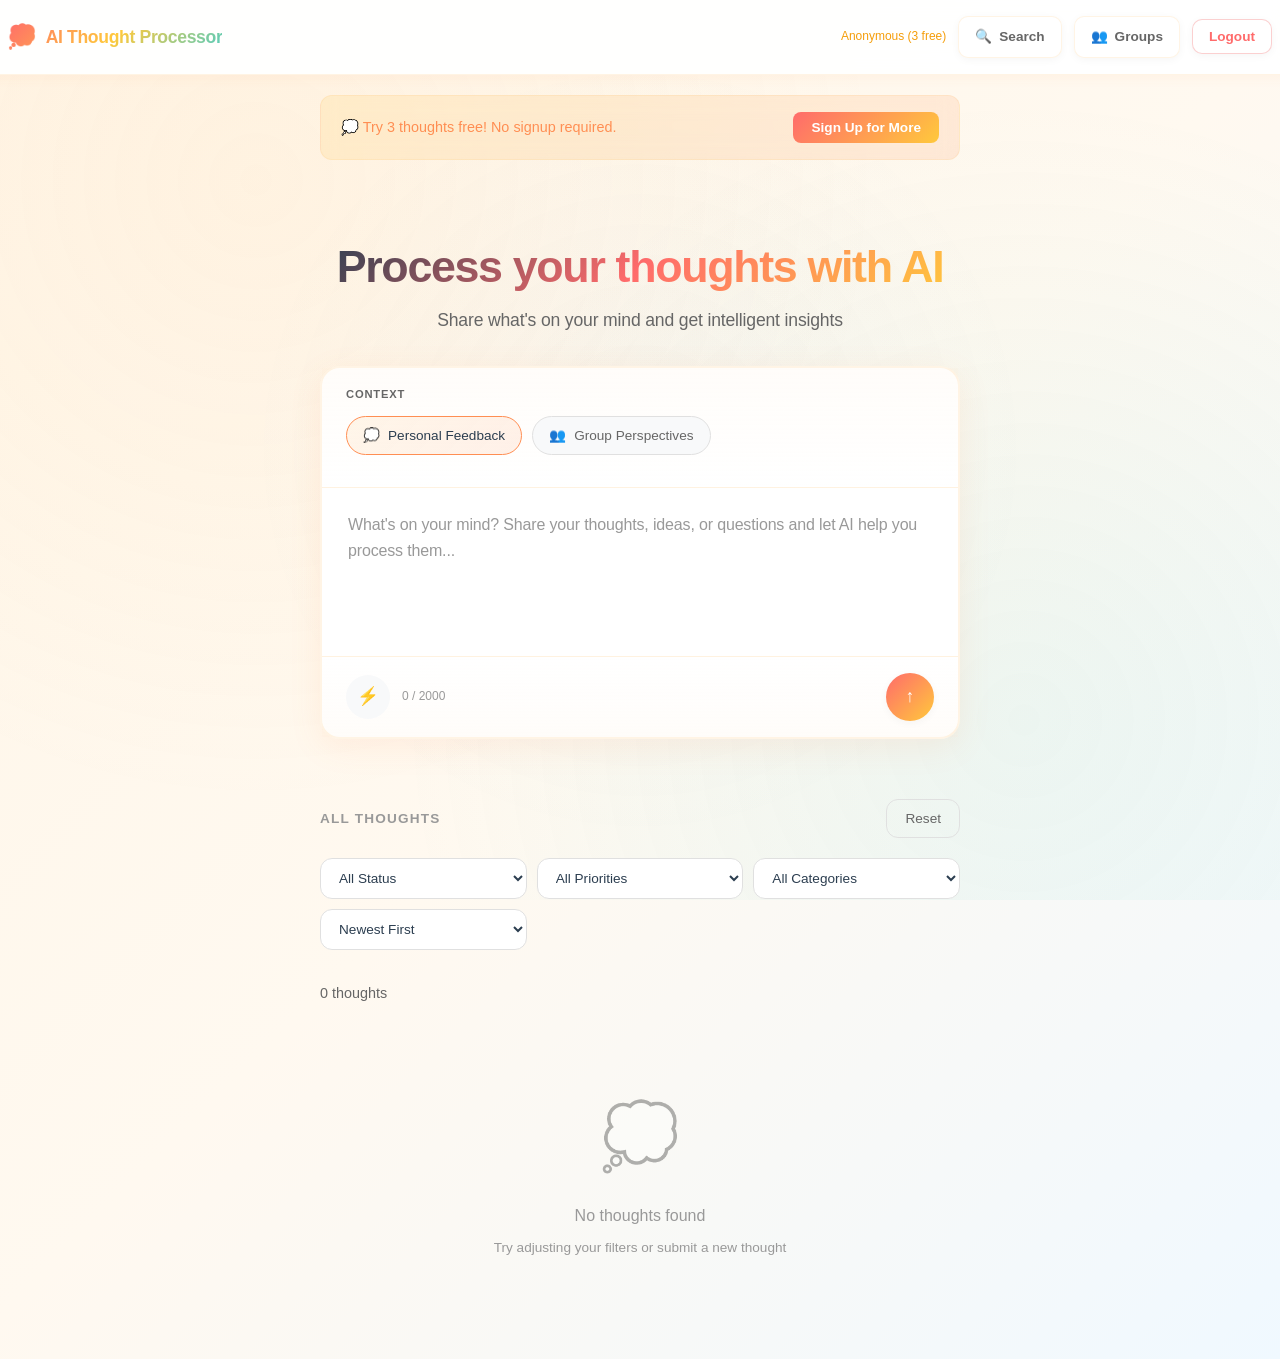
<file: frontend/index.html>
<!DOCTYPE html>
<html lang="en">

<head>
    <meta charset="UTF-8">
    <meta name="viewport" content="width=device-width, initial-scale=1.0">
    <title>AI Thought Processor</title>
    <script src="auth-manager.js"></script>
    <script src="mock-data.js"></script>
    <script src="api-service.js"></script>
    <link rel="stylesheet" href="summer-theme.css">
    <link rel="stylesheet" href="app.css">
</head>

<body>
    <!-- Mock Mode Indicator -->
    <div id="mockModeIndicator"
        style="display: none; background: #ff9800; color: white; text-align: center; padding: 5px; font-size: 12px; font-weight: bold;">
        ⚠️ MOCK MODE ENABLED
        <button onclick="apiService.setMockMode(false)"
            style="margin-left: 10px; font-size: 10px; padding: 2px 5px;">Switch to Real API</button>
    </div>

    <!-- Modern Clean Header -->
    <div class="header-row">
        <div class="app-title">
            <span class="icon">💭</span>
            <span>AI Thought Processor</span>
        </div>

        <div class="header-stats">
            <div class="mini-stat">
                <div class="mini-stat-label">Anxiety</div>
                <div class="mini-stat-value" id="anxietyLevel">0</div>
            </div>
            <div class="mini-stat">
                <div class="mini-stat-label">Critical</div>
                <div class="mini-stat-value" id="criticalCount">0</div>
            </div>
            <div class="mini-stat">
                <div class="mini-stat-label">Clarity</div>
                <div class="mini-stat-value" id="clarityScore">0%</div>
            </div>
        </div>

        <div class="user-menu">
            <span class="user-email" id="userEmail"></span>
            <a href="search.html" class="btn-search">
                <span>🔍</span>
                <span>Search</span>
            </a>
            <a href="groups.html" class="btn-manage-groups">
                <span>👥</span>
                <span>Groups</span>
            </a>
            <button class="btn-logout" onclick="confirmLogout()">
                <span>Logout</span>
            </button>
        </div>
    </div>

    <div class="container">
        <!-- Anonymous Banner (if applicable) -->
        <div id="anonymousBanner" style="display: none;">
            <!-- Will be populated by JS -->
        </div>

        <!-- Main Input Area - Centered and Prominent -->
        <div class="input-section">
            <div class="welcome-prompt">
                <h1>Process your thoughts with AI</h1>
                <p>Share what's on your mind and get intelligent insights</p>
            </div>

            <div class="input-container">
                <!-- Context Pills (Processing Mode) -->
                <div class="mode-selector">
                    <label class="mode-label">Context</label>
                    <div class="mode-options">
                        <label class="radio-option">
                            <input type="radio" name="processingMode" value="single" checked
                                onchange="toggleGroupSelector()">
                            <span>💭</span>
                            <span>Personal Feedback</span>
                        </label>
                        <label class="radio-option">
                            <input type="radio" name="processingMode" value="group" onchange="toggleGroupSelector()">
                            <span>👥</span>
                            <span>Group Perspectives</span>
                        </label>
                    </div>

                    <!-- Group Selector (hidden by default) -->
                    <div class="group-selector" id="groupSelector">
                        <select id="selectedGroup">
                            <option value="">Select a persona group...</option>
                            <!-- Options populated dynamically -->
                        </select>
                        <div class="group-info">
                            <span class="icon">ℹ️</span>
                            <span>No groups yet? <button onclick="showQuickCreateModal()" class="manage-groups-link"
                                    style="background: none; border: none; padding: 0; font: inherit; cursor: pointer;">Create
                                    one now</button> or <a href="groups.html" class="manage-groups-link">manage all
                                    groups</a></span>
                        </div>
                    </div>
                </div>

                <textarea id="thoughtText" class="main-textarea"
                    placeholder="What's on your mind? Share your thoughts, ideas, or questions and let AI help you process them..."
                    maxlength="2000" oninput="updateCharCount()"></textarea>

                <div class="input-actions">
                    <div class="action-left">
                        <button class="action-btn" id="processBtnIcon" onclick="triggerProcess()"
                            title="Process all pending thoughts">
                            ⚡
                            <span class="badge" id="pendingBadge" style="display: none;">0</span>
                        </button>
                        <span class="char-count" id="charCount">0 / 2000</span>
                    </div>

                    <button class="action-btn submit-btn" id="submitBtn" onclick="submitThought()"
                        title="Submit thought">
                        ↑
                    </button>
                </div>
            </div>

            <!-- Status Messages -->
            <div id="submitStatus" class="status-message"></div>
            <div id="processStatus" class="status-message"></div>
        </div>

        <!-- Filters Section -->
        <div class="filters-section">
            <div class="filters-header">
                <h2 class="section-title">All Thoughts</h2>
                <button class="btn-reset" onclick="resetFilters()">Reset</button>
            </div>

            <div class="filter-grid">
                <select id="filterStatus" class="filter-select" onchange="applyFilters()">
                    <option value="all">All Status</option>
                    <option value="completed">Completed</option>
                    <option value="pending">Pending</option>
                    <option value="processing">Processing</option>
                    <option value="failed">Failed</option>
                </select>

                <select id="filterPriority" class="filter-select" onchange="applyFilters()">
                    <option value="all">All Priorities</option>
                    <option value="critical">Critical</option>
                    <option value="high">High</option>
                    <option value="medium">Medium</option>
                    <option value="low">Low</option>
                </select>

                <select id="filterCategory" class="filter-select" onchange="applyFilters()">
                    <option value="all">All Categories</option>
                    <option value="idea">Idea</option>
                    <option value="question">Question</option>
                    <option value="concern">Concern</option>
                    <option value="observation">Observation</option>
                    <option value="reflection">Reflection</option>
                </select>

                <select id="sortBy" class="filter-select" onchange="applyFilters()">
                    <option value="created_desc">Newest First</option>
                    <option value="created_asc">Oldest First</option>
                    <option value="priority_desc">Priority (High-Low)</option>
                    <option value="value_desc">Value (High-Low)</option>
                </select>
            </div>
        </div>

        <!-- Thoughts List -->
        <div class="thoughts-section">
            <div class="thoughts-header">
                <span class="thought-count" id="thoughtCount">0 thoughts</span>
            </div>

            <div id="thoughtsList" class="thoughts-list">
                <div class="loading">
                    <div class="spinner"></div>
                    <p>Loading thoughts...</p>
                </div>
            </div>
        </div>
    </div>

    <script>
        // Check for mock mode and update UI
        document.addEventListener('DOMContentLoaded', () => {
            if (apiService.useMock) {
                document.getElementById('mockModeIndicator').style.display = 'block';
            }
        });

        // Initialize state
        let allThoughts = [];
        let eventSource = null;
        let isAnonymous = false;
        let remainingThoughts = 3;

        // Character count update
        function updateCharCount() {
            const textarea = document.getElementById('thoughtText');
            const charCount = document.getElementById('charCount');
            charCount.textContent = `${textarea.value.length} / 2000`;
        }

        // Toggle group selector visibility
        function toggleGroupSelector() {
            const groupSelector = document.getElementById('groupSelector');
            const selectedMode = document.querySelector('input[name="processingMode"]:checked').value;

            if (selectedMode === 'group') {
                groupSelector.classList.add('show');
            } else {
                groupSelector.classList.remove('show');
            }
        }

        // Load persona groups for dropdown
        async function loadPersonaGroups() {
            if (isAnonymous) {
                // Anonymous users can't use groups
                return;
            }

            try {
                const userId = getUserId();
                if (!userId) return;

                const response = await fetch(`${API_BASE}/groups?user_id=${userId}&include_personas=true`, {
                    headers: getAuthHeaders()
                });

                if (response.ok) {
                    const data = await response.json();
                    const select = document.getElementById('selectedGroup');

                    // Clear existing options except the first one
                    select.innerHTML = '<option value="">Select a persona group...</option>';

                    if (data.groups && data.groups.length > 0) {
                        data.groups.forEach(group => {
                            const option = document.createElement('option');
                            option.value = group.id;
                            const personaCount = group.personas ? group.personas.length : 0;
                            option.textContent = `${group.name} (${personaCount} persona${personaCount !== 1 ? 's' : ''})`;
                            select.appendChild(option);
                        });

                        // Update info message
                        const groupInfo = select.parentElement.querySelector('.group-info');
                        groupInfo.innerHTML = `
                            <span class="icon">ℹ️</span>
                            <span>Manage your groups: <a href="groups.html" class="manage-groups-link">Go to Groups</a></span>
                        `;
                    } else {
                        // No groups yet
                        const groupInfo = select.parentElement.querySelector('.group-info');
                        groupInfo.innerHTML = `
                            <span class="icon">ℹ️</span>
                            <span>No groups yet? <a href="groups.html" class="manage-groups-link">Create your first group</a></span>
                        `;
                    }
                }
            } catch (error) {
                console.error('Failed to load persona groups:', error);
            }
        }

        // Check if user is authenticated (using authManager)
        function checkAuth() {
            if (authManager.isAuthenticated()) {
                isAnonymous = false;
                return true;
            }

            // User is not authenticated, setup anonymous mode
            isAnonymous = true;
            setupAnonymousMode();
            return true;
        }

        // Setup anonymous user mode
        function setupAnonymousMode() {
            const sessionToken = authManager.getAnonymousSession();
            if (!sessionToken) {
                console.log('Anonymous mode: No session token yet');
            }

            const userEmailElement = document.getElementById('userEmail');
            if (userEmailElement) {
                userEmailElement.textContent = 'Anonymous (3 free)';
                userEmailElement.style.color = '#f59e0b';
                userEmailElement.style.display = 'block';
            }

            showAnonymousBanner();
        }

        // Show banner for anonymous users
        function showAnonymousBanner() {
            const banner = document.getElementById('anonymousBanner');
            banner.style.display = 'flex';
            banner.className = 'anonymous-banner';

            banner.innerHTML = `
                <span class="banner-text" id="anonymousBannerText">💭 Try 3 thoughts free! No signup required.</span>
                <button class="btn-signup" onclick="window.location.href='login.html?signup=true'">Sign Up for More</button>
            `;
        }

        // Update anonymous banner
        function updateAnonymousBanner(sessionInfo) {
            const bannerText = document.getElementById('anonymousBannerText');
            if (bannerText && sessionInfo) {
                const remaining = sessionInfo.thoughts_remaining;
                if (remaining === 0) {
                    bannerText.textContent = '🎉 You\'ve used all 3 free thoughts! Sign up to continue.';
                } else {
                    bannerText.textContent = `💭 ${remaining} free thought${remaining !== 1 ? 's' : ''} remaining.`;
                }
            }
        }

        // Show rate limit modal
        function showRateLimitModal() {
            const modal = document.createElement('div');
            modal.className = 'modal-overlay';

            modal.innerHTML = `
                <div class="modal-content">
                    <div class="modal-icon">🎯</div>
                    <h2 class="modal-title">Ready for More Insights?</h2>
                    <p class="modal-text">
                        You've reached your limit of 3 free thoughts.<br>
                        Sign up now to unlock unlimited thought processing and AI-powered insights!
                    </p>
                    <div class="modal-actions">
                        <button class="btn-modal-primary" onclick="signupFromModal()">Sign Up Free</button>
                        <button class="btn-modal-secondary" onclick="loginFromModal()">I Have an Account</button>
                    </div>
                </div>
            `;

            document.body.appendChild(modal);
        }

        function signupFromModal() {
            const sessionToken = localStorage.getItem('anonymous_session_token');
            localStorage.setItem('pending_conversion_token', sessionToken);
            window.location.href = 'login.html?signup=true';
        }

        function loginFromModal() {
            const sessionToken = localStorage.getItem('anonymous_session_token');
            localStorage.setItem('pending_conversion_token', sessionToken);
            window.location.href = 'login.html';
        }

        // Get authentication headers (using authManager)
        function getAuthHeaders() {
            return authManager.getAuthHeaders();
        }

        // Get or create user ID (using authManager)
        function getUserId() {
            const userId = authManager.getUserId();
            if (!userId && !isAnonymous) {
                authManager.logout('User ID not found');
                return null;
            }
            return userId;
        }

        // Handle logout (using authManager)
        function logout() {
            authManager.logout();
        }

        // Confirm logout
        function confirmLogout() {
            if (confirm('Are you sure you want to logout?')) {
                logout();
            }
        }

        // Show status message
        function showStatus(elementId, message, type) {
            const statusDiv = document.getElementById(elementId);
            statusDiv.textContent = message;
            statusDiv.className = `status-message ${type} show`;

            setTimeout(() => {
                statusDiv.classList.remove('show');
            }, 5000);
        }

        // Submit thought
        async function submitThought() {
            const thoughtText = document.getElementById('thoughtText').value;

            if (!thoughtText || !thoughtText.trim()) {
                showStatus('submitStatus', '❌ Please enter a thought', 'error');
                return;
            }

            // Get processing mode and group
            const processingMode = document.querySelector('input[name="processingMode"]:checked').value;
            const groupId = processingMode === 'group' ? document.getElementById('selectedGroup').value : null;

            // Validate group selection for group mode
            if (processingMode === 'group' && !groupId) {
                showStatus('submitStatus', '❌ Please select a persona group', 'error');
                return;
            }

            try {
                if (isAnonymous) {
                    // Anonymous users can only use single mode
                    const sessionToken = localStorage.getItem('anonymous_session_token');

                    const response = await fetch(`${API_BASE}/anonymous/thoughts`, {
                        method: 'POST',
                        headers: { 'Content-Type': 'application/json' },
                        body: JSON.stringify({
                            text: thoughtText,
                            session_token: sessionToken
                        })
                    });

                    if (response.status === 429) {
                        showStatus('submitStatus', '🚀 You\'ve reached your limit! Sign up to continue.', 'error');
                        showRateLimitModal();
                        return;
                    }

                    if (response.ok) {
                        const data = await response.json();

                        if (data.session_info && data.session_info.session_token) {
                            localStorage.setItem('anonymous_session_token', data.session_info.session_token);
                            anonymousSessionInfo = data.session_info;
                            updateAnonymousBanner(data.session_info);
                        }

                        const remaining = data.session_info?.thoughts_remaining || 0;
                        showStatus('submitStatus', `✅ Thought submitted! ${remaining} free thought${remaining !== 1 ? 's' : ''} remaining.`, 'success');
                        document.getElementById('thoughtText').value = '';
                        updateCharCount();
                        setTimeout(() => loadThoughts(), 1000);

                        if (remaining === 0) {
                            setTimeout(() => showRateLimitModal(), 2000);
                        }
                    } else {
                        throw new Error('Failed to submit');
                    }
                } else {
                    const userId = getUserId();
                    if (!userId) return;

                    // Build request body with processing mode
                    const requestBody = {
                        user_id: userId,
                        text: thoughtText,
                        processing_mode: processingMode
                    };

                    if (groupId) {
                        requestBody.group_id = groupId;
                    }

                    const response = await fetch(`${API_BASE}/thoughts`, {
                        method: 'POST',
                        headers: getAuthHeaders(),
                        body: JSON.stringify(requestBody)
                    });

                    if (response.status === 401) {
                        logout();
                        return;
                    }

                    if (response.ok) {
                        const successMessage = processingMode === 'group'
                            ? '✅ Thought submitted! Processing with your group personas...'
                            : '✅ Thought submitted successfully!';
                        showStatus('submitStatus', successMessage, 'success');
                        document.getElementById('thoughtText').value = '';
                        updateCharCount();
                        setTimeout(() => loadThoughts(), 1000);
                    } else {
                        const errorData = await response.json().catch(() => ({}));
                        throw new Error(errorData.detail || 'Failed to submit');
                    }
                }
            } catch (error) {
                showStatus('submitStatus', `❌ ${error.message}`, 'error');
            }
        }

        // Trigger batch processing
        async function triggerProcess() {
            showStatus('processStatus', '⚙️ Triggering batch processor...', 'info');

            try {
                const response = await fetch(`${API_BASE}/process/trigger`, {
                    method: 'POST',
                    headers: getAuthHeaders()
                });

                if (response.status === 401) {
                    logout();
                    return;
                }

                if (response.ok) {
                    showStatus('processStatus', '✅ Processing started! Thoughts will be analyzed.', 'success');
                    setTimeout(() => loadThoughts(), 2000);
                } else {
                    throw new Error('Failed to trigger');
                }
            } catch (error) {
                showStatus('processStatus', '❌ Failed to trigger processing.', 'error');
            }
        }

        // Load thoughts
        async function loadThoughts() {
            try {
                let response;

                if (isAnonymous) {
                    const sessionToken = localStorage.getItem('anonymous_session_token');
                    if (!sessionToken) {
                        allThoughts = [];
                        updateDashboard();
                        applyFilters();
                        return;
                    }

                    response = await fetch(`${API_BASE}/anonymous/thoughts/${sessionToken}`, {
                        headers: { 'Content-Type': 'application/json' }
                    });

                    if (!response.ok) {
                        allThoughts = [];
                        updateDashboard();
                        applyFilters();
                        return;
                    }
                } else {
                    const userId = getUserId();
                    if (!userId) return;

                    response = await fetch(`${API_BASE}/thoughts/${userId}`, {
                        headers: getAuthHeaders()
                    });

                    if (response.status === 401) {
                        logout();
                        return;
                    }
                }

                const data = await response.json();
                allThoughts = data.thoughts || [];

                updateDashboard();
                applyFilters();
            } catch (error) {
                console.error('Error loading thoughts:', error);
                document.getElementById('thoughtsList').innerHTML = `
                    <div class="empty-state">
                        <div class="empty-icon">⚠️</div>
                        <p class="empty-text">Failed to load thoughts</p>
                        <p class="empty-subtext">Please check your connection</p>
                    </div>
                `;
            }
        }

        // Update dashboard stats
        function updateDashboard() {
            const completed = allThoughts.filter(t => t.status === 'completed');
            const pending = allThoughts.filter(t => t.status === 'pending');

            // Anxiety Level
            const anxietyKeywords = ['stress', 'worry', 'anxious', 'nervous', 'overwhelm', 'panic', 'fear'];
            const anxiousThoughts = completed.filter(t => {
                const urgency = t.classification?.urgency || '';
                const tone = t.classification?.emotional_tone || '';
                const isHighUrgency = urgency === 'high' || urgency === 'immediate';
                const isAnxiousTone = anxietyKeywords.some(kw => tone.toLowerCase().includes(kw));
                return isHighUrgency || isAnxiousTone;
            });
            const anxietyLevel = anxiousThoughts.length;
            document.getElementById('anxietyLevel').textContent = anxietyLevel;

            // Critical Count
            const criticalThoughts = allThoughts.filter(t => {
                const priorityLevel = t.priority?.priority_level?.toLowerCase() || '';
                return priorityLevel === 'critical' || priorityLevel === 'high';
            });
            document.getElementById('criticalCount').textContent = criticalThoughts.length;

            // Mental Clarity
            const nonEssentialThoughts = completed.filter(t => {
                const priorityLevel = t.priority?.priority_level?.toLowerCase() || '';
                const weightedTotal = t.value_impact?.weighted_total || 0;
                return priorityLevel === 'defer' || weightedTotal === 0;
            });
            const essentialPercentage = completed.length > 0
                ? Math.round(((completed.length - nonEssentialThoughts.length) / completed.length) * 100)
                : 0;
            document.getElementById('clarityScore').textContent = essentialPercentage + '%';

            // Update pending badge
            const pendingBadge = document.getElementById('pendingBadge');
            if (pending.length > 0) {
                pendingBadge.textContent = pending.length;
                pendingBadge.style.display = 'flex';
            } else {
                pendingBadge.style.display = 'none';
            }
        }

        // Apply filters
        function applyFilters() {
            const status = document.getElementById('filterStatus').value;
            const priority = document.getElementById('filterPriority').value;
            const category = document.getElementById('filterCategory').value;
            const sortBy = document.getElementById('sortBy').value;

            let filtered = [...allThoughts];

            if (status !== 'all') {
                filtered = filtered.filter(t => t.status === status);
            }
            if (priority !== 'all') {
                filtered = filtered.filter(t => {
                    const priorityLevel = t.priority?.priority_level?.toLowerCase() || '';
                    return priorityLevel === priority.toLowerCase();
                });
            }
            if (category !== 'all') {
                filtered = filtered.filter(t => t.classification?.type === category);
            }

            filtered.sort((a, b) => {
                switch (sortBy) {
                    case 'created_desc':
                        return new Date(b.created_at) - new Date(a.created_at);
                    case 'created_asc':
                        return new Date(a.created_at) - new Date(b.created_at);
                    case 'priority_desc':
                        const priOrder = { critical: 4, high: 3, medium: 2, low: 1, defer: 0 };
                        const aPri = (a.priority?.priority_level?.toLowerCase() || 'defer');
                        const bPri = (b.priority?.priority_level?.toLowerCase() || 'defer');
                        return (priOrder[bPri] || 0) - (priOrder[aPri] || 0);
                    case 'value_desc':
                        return (b.analysis?.value_score || 0) - (a.analysis?.value_score || 0);
                    default:
                        return 0;
                }
            });

            displayThoughts(filtered);
        }

        // Reset filters
        function resetFilters() {
            document.getElementById('filterStatus').value = 'all';
            document.getElementById('filterPriority').value = 'all';
            document.getElementById('filterCategory').value = 'all';
            document.getElementById('sortBy').value = 'created_desc';
            applyFilters();
        }

        // Display thoughts
        function displayThoughts(thoughts) {
            const container = document.getElementById('thoughtsList');
            document.getElementById('thoughtCount').textContent = `${thoughts.length} thought${thoughts.length !== 1 ? 's' : ''}`;

            if (thoughts.length === 0) {
                container.innerHTML = `
                    <div class="empty-state">
                        <div class="empty-icon">💭</div>
                        <p class="empty-text">No thoughts found</p>
                        <p class="empty-subtext">Try adjusting your filters or submit a new thought</p>
                    </div>
                `;
                return;
            }

            container.innerHTML = thoughts.map(thought => {
                const analysis = thought.analysis || {};
                const classification = thought.classification || {};
                const priorityLevel = (thought.priority?.priority_level || '').toLowerCase();
                const valueScore = analysis.value_score || 0;

                return `
                    <div class="thought-card ${thought.status}" onclick="viewDetails('${thought.user_id}', '${thought.id}')">
                        <div class="thought-card-header">
                            <span class="status-badge ${thought.status}">${thought.status}</span>
                            ${priorityLevel ? `<span class="priority-badge ${priorityLevel}">${priorityLevel}</span>` : ''}
                        </div>
                        <div class="thought-text">${thought.text}</div>
                        <div class="thought-meta">
                            <div class="meta-item">📅 ${new Date(thought.created_at).toLocaleDateString()}</div>
                            ${classification.type ? `<div class="meta-item">🏷️ ${classification.type}</div>` : ''}
                            ${valueScore > 0 ? `<span class="value-badge">💎 ${valueScore}/10</span>` : ''}
                        </div>
                    </div>
                `;
            }).join('');
        }

        function viewDetails(userId, thoughtId) {
            window.location.href = `detail.html?user_id=${userId}&thought_id=${thoughtId}`;
        }

        // Show toast notification
        function showToast(message, type = 'info') {
            const toast = document.createElement('div');
            toast.className = `toast ${type}`;
            toast.textContent = message;
            document.body.appendChild(toast);

            setTimeout(() => {
                toast.style.animation = 'slideInRight 0.3s ease reverse';
                setTimeout(() => toast.remove(), 300);
            }, 4000);
        }

        // SSE Connection (for authenticated users only)
        function connectSSE() {
            if (isAnonymous) return;

            const userId = getUserId();
            if (!userId) return;

            const token = localStorage.getItem('auth_token');
            if (!token) return;

            try {
                const url = `${API_BASE}/events/${userId}?token=${encodeURIComponent(token)}`;
                eventSource = new EventSource(url);

                eventSource.onopen = function () {
                    console.log('✅ SSE Connected');
                    reconnectAttempts = 0;
                };

                eventSource.addEventListener('thought_created', function (e) {
                    loadThoughts();
                    showToast('Thought created!', 'info');
                });

                eventSource.addEventListener('thought_processing', function (e) {
                    showToast('AI analysis started...', 'info');
                });

                eventSource.addEventListener('group_processing_started', function (e) {
                    const data = JSON.parse(e.data);
                    showToast(`Processing with ${data.persona_count} personas...`, 'info');
                });

                eventSource.addEventListener('persona_completed', function (e) {
                    const data = JSON.parse(e.data);
                    showToast(`${data.persona_name} completed (${data.progress})`, 'info');
                });

                eventSource.addEventListener('consolidation_started', function (e) {
                    showToast('Synthesizing perspectives...', 'info');
                });

                eventSource.addEventListener('thought_completed', function (e) {
                    loadThoughts();
                    showToast('Analysis complete!', 'success');
                });

                eventSource.addEventListener('thought_failed', function (e) {
                    loadThoughts();
                    showToast('Analysis failed', 'error');
                });

                eventSource.onerror = function (error) {
                    console.error('SSE error:', error);
                    eventSource.close();

                    if (reconnectAttempts < MAX_RECONNECT_ATTEMPTS) {
                        reconnectAttempts++;
                        const delay = Math.min(1000 * Math.pow(2, reconnectAttempts), 30000);
                        reconnectTimeout = setTimeout(() => connectSSE(), delay);
                    }
                };

            } catch (error) {
                console.error('Failed to create SSE connection:', error);
            }
        }

        // Check authentication on page load
        if (!checkAuth()) {
            // Setup anonymous or authenticated mode
        } else {
            if (!isAnonymous) {
                const userEmail = localStorage.getItem('user_email');
                if (userEmail) {
                    document.getElementById('userEmail').textContent = userEmail;
                    document.getElementById('userEmail').style.display = 'block';
                }
                // Load persona groups for authenticated users
                loadPersonaGroups();
            }
        }

        // Initialize
        loadThoughts();

        if (!isAnonymous) {
            connectSSE();
        } else {
            setInterval(loadThoughts, 15000);
        }

        // Cleanup
        window.addEventListener('beforeunload', () => {
            if (eventSource) eventSource.close();
        });

        // ============================================================================
        // Inline Group Creation
        // ============================================================================

        let tempPersonas = [];

        function showQuickCreateModal() {
            tempPersonas = [];
            const modal = document.createElement('div');
            modal.className = 'inline-modal-overlay';
            modal.id = 'quickCreateModal';
            modal.innerHTML = `
                <div class="inline-modal">
                    <div class="inline-modal-header">
                        <h2 class="inline-modal-title">🎯 Quick Create Persona Group</h2>
                        <button class="modal-close-btn" onclick="closeQuickCreateModal()">✕</button>
                    </div>

                    <div class="modal-form-group">
                        <label class="modal-label">Group Name *</label>
                        <input type="text" id="quickGroupName" class="modal-input" placeholder="e.g., Career Advisory Board" maxlength="100" required>
                        <div class="modal-hint">A descriptive name for your persona group</div>
                    </div>

                    <div class="modal-form-group">
                        <label class="modal-label">Description (optional)</label>
                        <textarea id="quickGroupDescription" class="modal-textarea" placeholder="What is this group for?" maxlength="500"></textarea>
                    </div>

                    <div class="personas-builder">
                        <div class="personas-builder-header">
                            <span class="personas-builder-title">Personas (<span id="personaCount">0</span>/10)</span>
                            <button class="btn-add-persona" onclick="addPersonaToBuilder()" id="btnAddPersona">+ Add Persona</button>
                        </div>
                        <div id="personasList">
                            <div class="empty-personas">
                                👤 No personas yet. Add at least one persona to continue.
                            </div>
                        </div>
                    </div>

                    <div class="modal-actions">
                        <button class="btn-modal-cancel" onclick="closeQuickCreateModal()">Cancel</button>
                        <button class="btn-modal-submit" onclick="submitQuickCreate()" id="btnQuickSubmit" disabled>Create Group & Use It</button>
                    </div>
                </div>
            `;
            document.body.appendChild(modal);

            // Add first persona by default
            setTimeout(() => addPersonaToBuilder(), 100);
        }

        function closeQuickCreateModal() {
            const modal = document.getElementById('quickCreateModal');
            if (modal) {
                modal.style.animation = 'fadeIn 0.2s ease reverse';
                setTimeout(() => modal.remove(), 200);
            }
            tempPersonas = [];
        }

        function addPersonaToBuilder() {
            if (tempPersonas.length >= 10) {
                showToast('Maximum 10 personas per group', 'error');
                return;
            }

            const personaId = Date.now();
            tempPersonas.push({ id: personaId, name: '', prompt: '' });
            renderPersonasList();
            updatePersonaCount();
        }

        function removePersonaFromBuilder(personaId) {
            tempPersonas = tempPersonas.filter(p => p.id !== personaId);
            renderPersonasList();
            updatePersonaCount();
        }

        function renderPersonasList() {
            const container = document.getElementById('personasList');

            if (tempPersonas.length === 0) {
                container.innerHTML = '<div class="empty-personas">👤 No personas yet. Add at least one persona to continue.</div>';
                return;
            }

            container.innerHTML = tempPersonas.map((persona, index) => `
                <div class="persona-item" data-persona-id="${persona.id}">
                    <div class="persona-item-header">
                        <span class="persona-number">Persona ${index + 1}</span>
                        <button class="btn-remove-persona" onclick="removePersonaFromBuilder(${persona.id})">Remove</button>
                    </div>
                    <div class="modal-form-group">
                        <label class="modal-label">Name *</label>
                        <input 
                            type="text" 
                            class="modal-input" 
                            placeholder="e.g., Pragmatic Tech Lead" 
                            maxlength="100"
                            value="${persona.name}"
                            onchange="updatePersonaField(${persona.id}, 'name', this.value)"
                            required
                        >
                    </div>
                    <div class="modal-form-group">
                        <label class="modal-label">Persona Prompt *</label>
                        <textarea 
                            class="modal-textarea" 
                            placeholder="You are a senior technical leader focused on scalability and maintainability..." 
                            maxlength="2000"
                            onchange="updatePersonaField(${persona.id}, 'prompt', this.value)"
                            required
                        >${persona.prompt}</textarea>
                        <div class="modal-hint">Describe the persona's role, perspective, and focus areas</div>
                    </div>
                </div>
            `).join('');
        }

        function updatePersonaField(personaId, field, value) {
            const persona = tempPersonas.find(p => p.id === personaId);
            if (persona) {
                persona[field] = value;
                validateQuickCreateForm();
            }
        }

        function updatePersonaCount() {
            const countEl = document.getElementById('personaCount');
            const addBtn = document.getElementById('btnAddPersona');

            if (countEl) countEl.textContent = tempPersonas.length;
            if (addBtn) addBtn.disabled = tempPersonas.length >= 10;

            validateQuickCreateForm();
        }

        function validateQuickCreateForm() {
            const groupName = document.getElementById('quickGroupName')?.value.trim();
            const submitBtn = document.getElementById('btnQuickSubmit');

            // Check if group name exists and at least one persona is complete
            const hasValidPersonas = tempPersonas.length > 0 &&
                tempPersonas.every(p => p.name.trim() && p.prompt.trim());

            const isValid = groupName && hasValidPersonas;

            if (submitBtn) {
                submitBtn.disabled = !isValid;
            }
        }

        async function submitQuickCreate() {
            const groupName = document.getElementById('quickGroupName').value.trim();
            const groupDescription = document.getElementById('quickGroupDescription').value.trim();
            const userId = getUserId();

            if (!groupName) {
                showToast('Please enter a group name', 'error');
                return;
            }

            if (tempPersonas.length === 0) {
                showToast('Please add at least one persona', 'error');
                return;
            }

            const invalidPersonas = tempPersonas.filter(p => !p.name.trim() || !p.prompt.trim());
            if (invalidPersonas.length > 0) {
                showToast('Please complete all persona fields', 'error');
                return;
            }

            const submitBtn = document.getElementById('btnQuickSubmit');
            submitBtn.disabled = true;
            submitBtn.textContent = 'Creating...';

            try {
                // Create the group
                const groupResponse = await fetch(`${API_BASE}/groups?user_id=${userId}`, {
                    method: 'POST',
                    headers: getAuthHeaders(),
                    body: JSON.stringify({
                        name: groupName,
                        description: groupDescription || null
                    })
                });

                if (!groupResponse.ok) {
                    const error = await groupResponse.json();
                    throw new Error(error.detail || 'Failed to create group');
                }

                const group = await groupResponse.json();

                // Create all personas
                for (const persona of tempPersonas) {
                    const personaResponse = await fetch(`${API_BASE}/groups/${group.id}/personas`, {
                        method: 'POST',
                        headers: getAuthHeaders(),
                        body: JSON.stringify({
                            name: persona.name.trim(),
                            prompt: persona.prompt.trim()
                        })
                    });

                    if (!personaResponse.ok) {
                        throw new Error(`Failed to create persona: ${persona.name}`);
                    }
                }

                showToast(`Group "${groupName}" created with ${tempPersonas.length} persona(s)!`, 'success');

                // Reload persona groups dropdown
                await loadPersonaGroups();

                // Auto-select the new group
                const groupSelector = document.getElementById('selectedGroup');
                if (groupSelector) {
                    groupSelector.value = group.id;
                }

                closeQuickCreateModal();

            } catch (error) {
                console.error('Error creating group:', error);
                showToast(error.message, 'error');
                submitBtn.disabled = false;
                submitBtn.textContent = 'Create Group & Use It';
            }
        }

        // Add event listeners for form validation
        document.addEventListener('input', (e) => {
            if (e.target.id === 'quickGroupName' ||
                e.target.classList.contains('modal-input') ||
                e.target.classList.contains('modal-textarea')) {
                validateQuickCreateForm();
            }
        });
    </script>
</body>

</html>
</file>
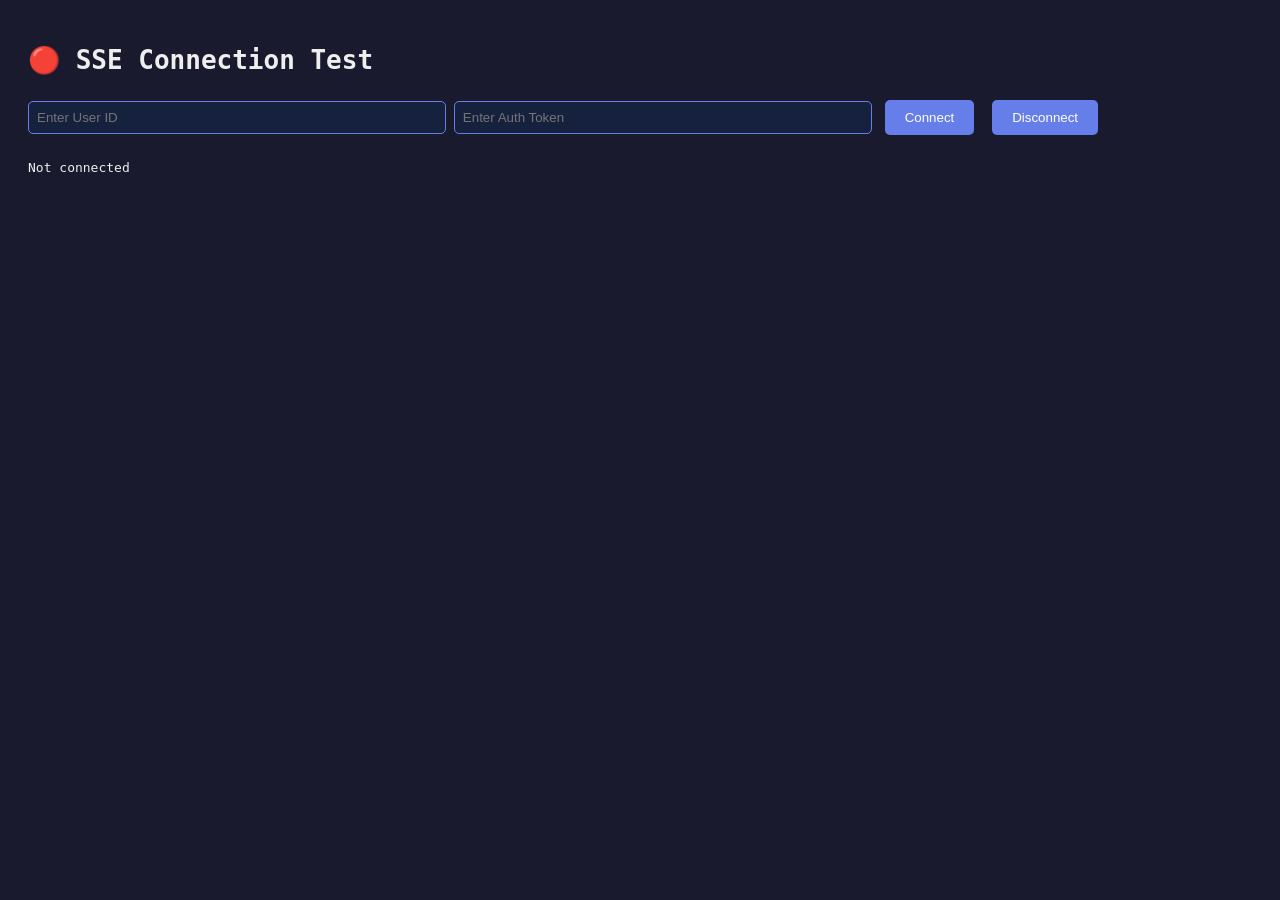
<file: test_sse.html>
<!DOCTYPE html>
<html>
<head>
    <title>SSE Test</title>
    <style>
        body {
            font-family: monospace;
            background: #1a1a2e;
            color: #eee;
            padding: 20px;
        }
        .event {
            padding: 10px;
            margin: 5px 0;
            border-left: 3px solid #667eea;
            background: rgba(102, 126, 234, 0.1);
        }
        .connected { border-left-color: #34a853; background: rgba(52, 168, 83, 0.1); }
        .error { border-left-color: #dc3545; background: rgba(220, 53, 69, 0.1); }
        button {
            background: #667eea;
            color: white;
            border: none;
            padding: 10px 20px;
            border-radius: 5px;
            cursor: pointer;
            margin: 5px;
        }
        button:hover { background: #764ba2; }
        input {
            padding: 8px;
            border-radius: 5px;
            border: 1px solid #667eea;
            background: #16213e;
            color: #eee;
            width: 400px;
        }
    </style>
</head>
<body>
    <h1>🔴 SSE Connection Test</h1>
    
    <div style="margin: 20px 0;">
        <input type="text" id="userId" placeholder="Enter User ID" />
        <input type="text" id="token" placeholder="Enter Auth Token" />
        <button onclick="connect()">Connect</button>
        <button onclick="disconnect()">Disconnect</button>
    </div>
    
    <div id="status">Not connected</div>
    <div id="events"></div>

    <script>
        let eventSource = null;

        function connect() {
            const userId = document.getElementById('userId').value;
            const token = document.getElementById('token').value;
            
            if (!userId) {
                alert('Please enter a user ID');
                return;
            }

            if (eventSource) {
                eventSource.close();
            }

            const url = `http://localhost:8000/events/${userId}${token ? '?token=' + encodeURIComponent(token) : ''}`;
            
            addEvent('Connecting to: ' + url, 'info');
            
            eventSource = new EventSource(url);

            eventSource.onopen = function() {
                document.getElementById('status').innerHTML = '🟢 Connected';
                addEvent('SSE Connection opened', 'connected');
            };

            eventSource.addEventListener('connected', function(e) {
                const data = JSON.parse(e.data);
                addEvent('Connected event: ' + JSON.stringify(data, null, 2), 'connected');
            });

            eventSource.addEventListener('thought_created', function(e) {
                const data = JSON.parse(e.data);
                addEvent('Thought Created: ' + JSON.stringify(data, null, 2), 'event');
            });

            eventSource.addEventListener('thought_processing', function(e) {
                const data = JSON.parse(e.data);
                addEvent('Processing: ' + JSON.stringify(data, null, 2), 'event');
            });

            eventSource.addEventListener('thought_agent_completed', function(e) {
                const data = JSON.parse(e.data);
                addEvent('Agent Completed: ' + JSON.stringify(data, null, 2), 'event');
            });

            eventSource.addEventListener('thought_completed', function(e) {
                const data = JSON.parse(e.data);
                addEvent('Completed: ' + JSON.stringify(data, null, 2), 'event');
            });

            eventSource.onerror = function(error) {
                document.getElementById('status').innerHTML = '🔴 Error/Disconnected';
                addEvent('Error: ' + JSON.stringify(error), 'error');
                console.error('SSE Error:', error);
            };
        }

        function disconnect() {
            if (eventSource) {
                eventSource.close();
                eventSource = null;
                document.getElementById('status').innerHTML = '⚪ Disconnected';
                addEvent('Disconnected by user', 'info');
            }
        }

        function addEvent(message, type = 'event') {
            const eventsDiv = document.getElementById('events');
            const eventDiv = document.createElement('div');
            eventDiv.className = 'event ' + type;
            eventDiv.innerHTML = `<strong>${new Date().toLocaleTimeString()}</strong><br>${message}`;
            eventsDiv.insertBefore(eventDiv, eventsDiv.firstChild);
            
            // Keep only last 50 events
            while (eventsDiv.children.length > 50) {
                eventsDiv.removeChild(eventsDiv.lastChild);
            }
        }
    </script>
</body>
</html>
</file>
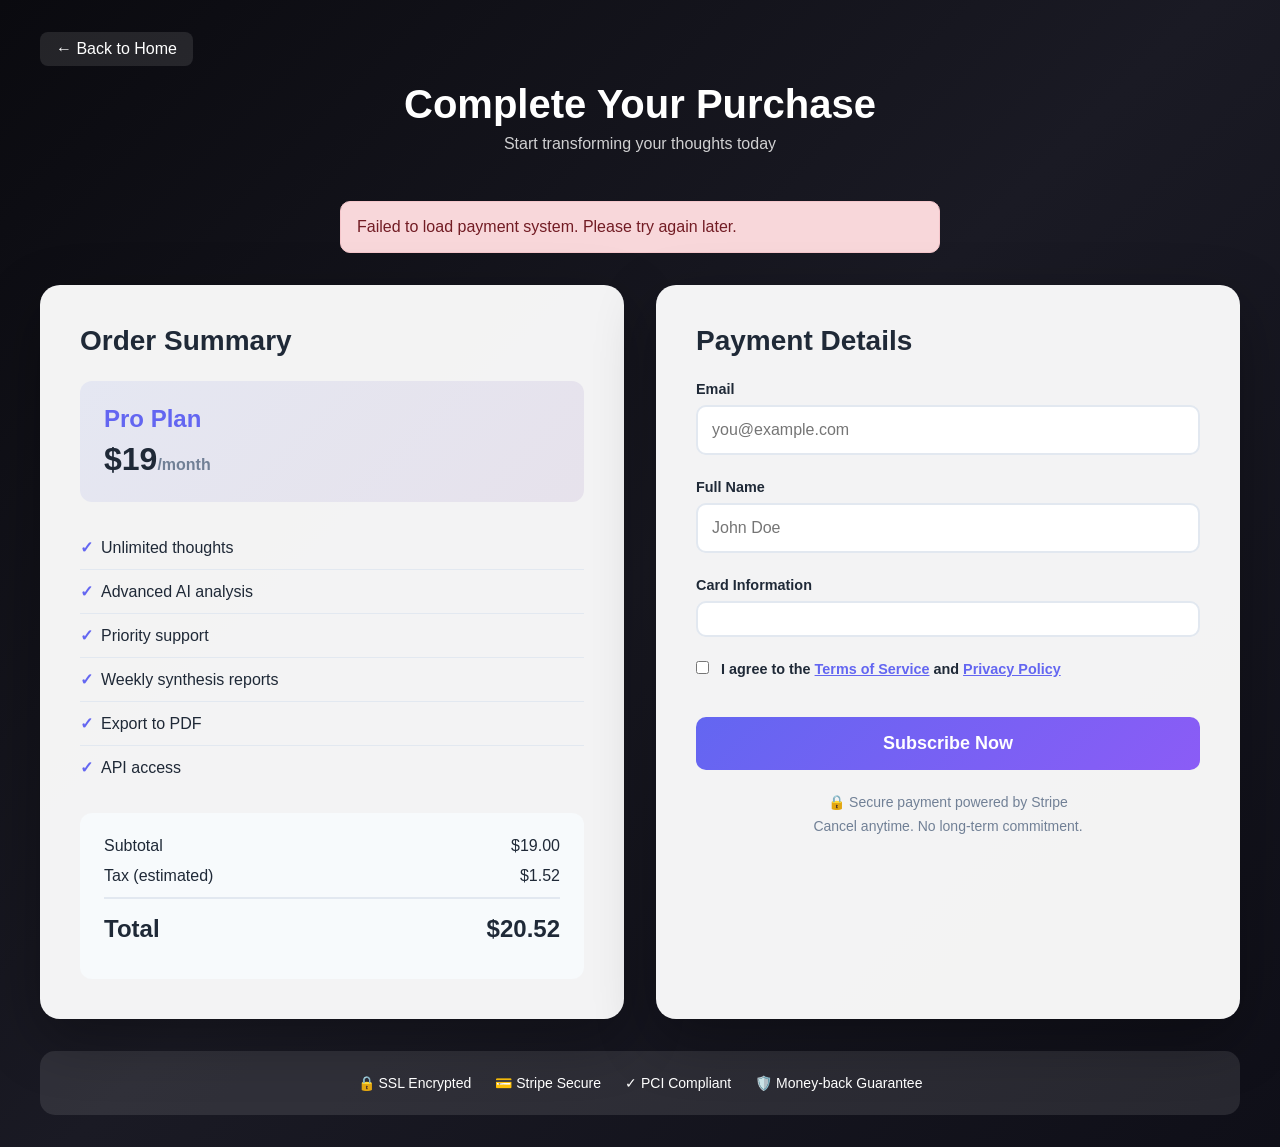
<file: frontend/checkout.html>
<!DOCTYPE html>
<html lang="en">
<head>
    <meta charset="UTF-8">
    <meta name="viewport" content="width=device-width, initial-scale=1.0">
    <title>Checkout - AI Thought Processor</title>
    <script src="https://js.stripe.com/v3/"></script>
    <style>
        * {
            margin: 0;
            padding: 0;
            box-sizing: border-box;
        }

        :root {
            --primary: #6366f1;
            --secondary: #8b5cf6;
            --accent: #a78bfa;
            --dark: #0a0a0f;
            --text-dark: #1f2937;
        }

        body {
            font-family: -apple-system, BlinkMacSystemFont, 'Segoe UI', 'Roboto', 'Oxygen', 'Ubuntu', sans-serif;
            background: linear-gradient(135deg, #0a0a0f 0%, #1a1a24 50%, #0f0f18 100%);
            min-height: 100vh;
            padding: 2rem;
        }

        .container {
            max-width: 1200px;
            margin: 0 auto;
        }

        .header {
            text-align: center;
            color: white;
            margin-bottom: 3rem;
        }

        .header h1 {
            font-size: 2.5rem;
            margin-bottom: 0.5rem;
        }

        .header p {
            color: rgba(255, 255, 255, 0.8);
        }

        .checkout-grid {
            display: grid;
            grid-template-columns: 1fr 1fr;
            gap: 2rem;
            margin-bottom: 2rem;
        }

        .card {
            background: rgba(255, 255, 255, 0.95);
            border-radius: 20px;
            padding: 2.5rem;
            box-shadow: 0 20px 60px rgba(0, 0, 0, 0.3);
        }

        .card h2 {
            color: var(--text-dark);
            margin-bottom: 1.5rem;
            font-size: 1.75rem;
        }

        .form-group {
            margin-bottom: 1.5rem;
        }

        label {
            display: block;
            margin-bottom: 0.5rem;
            color: var(--text-dark);
            font-weight: 600;
            font-size: 0.9rem;
        }

        input, select {
            width: 100%;
            padding: 0.875rem;
            border: 2px solid #e2e8f0;
            border-radius: 10px;
            font-size: 1rem;
            transition: all 0.3s;
            font-family: inherit;
        }

        input:focus, select:focus {
            outline: none;
            border-color: var(--primary);
            box-shadow: 0 0 0 3px rgba(102, 126, 234, 0.1);
        }

        .btn-primary {
            width: 100%;
            padding: 1rem;
            background: linear-gradient(135deg, var(--primary), var(--secondary));
            color: white;
            border: none;
            border-radius: 10px;
            font-size: 1.125rem;
            font-weight: 600;
            cursor: pointer;
            transition: all 0.3s;
            margin-top: 1rem;
        }

        .btn-primary:hover {
            transform: translateY(-2px);
            box-shadow: 0 10px 30px rgba(102, 126, 234, 0.4);
        }

        .btn-primary:disabled {
            background: #cbd5e0;
            cursor: not-allowed;
            transform: none;
        }

        .plan-summary {
            background: linear-gradient(135deg, rgba(102, 126, 234, 0.1), rgba(118, 75, 162, 0.1));
            padding: 1.5rem;
            border-radius: 12px;
            margin-bottom: 1.5rem;
        }

        .plan-name {
            font-size: 1.5rem;
            font-weight: 700;
            color: var(--primary);
            margin-bottom: 0.5rem;
        }

        .plan-price {
            font-size: 2rem;
            font-weight: 700;
            color: var(--text-dark);
        }

        .plan-price span {
            font-size: 1rem;
            color: #718096;
        }

        .features-list {
            list-style: none;
            margin: 1.5rem 0;
        }

        .features-list li {
            padding: 0.75rem 0;
            border-bottom: 1px solid #e2e8f0;
            display: flex;
            align-items: center;
            gap: 0.5rem;
            color: var(--text-dark);
        }

        .features-list li:last-child {
            border-bottom: none;
        }

        .checkmark {
            color: var(--primary);
            font-weight: 700;
        }

        .total-section {
            background: #f7fafc;
            padding: 1.5rem;
            border-radius: 12px;
            margin-top: 1.5rem;
        }

        .total-row {
            display: flex;
            justify-content: space-between;
            margin-bottom: 0.75rem;
            color: var(--text-dark);
        }

        .total-row.final {
            font-size: 1.5rem;
            font-weight: 700;
            padding-top: 1rem;
            border-top: 2px solid #e2e8f0;
        }

        .alert {
            padding: 1rem;
            border-radius: 10px;
            margin-bottom: 1rem;
        }

        .alert-success {
            background: #d4edda;
            color: #155724;
            border: 1px solid #c3e6cb;
        }

        .alert-error {
            background: #f8d7da;
            color: #721c24;
            border: 1px solid #f5c6cb;
        }

        .alert-info {
            background: #d1ecf1;
            color: #0c5460;
            border: 1px solid #bee5eb;
        }

        .security-badges {
            display: flex;
            justify-content: center;
            gap: 1.5rem;
            margin-top: 2rem;
            padding: 1.5rem;
            background: rgba(255, 255, 255, 0.1);
            border-radius: 15px;
        }

        .security-badge {
            display: flex;
            align-items: center;
            gap: 0.5rem;
            color: white;
            font-size: 0.875rem;
        }

        .back-link {
            display: inline-block;
            color: white;
            text-decoration: none;
            margin-bottom: 1rem;
            padding: 0.5rem 1rem;
            background: rgba(255, 255, 255, 0.1);
            border-radius: 8px;
            transition: all 0.3s;
        }

        .back-link:hover {
            background: rgba(255, 255, 255, 0.2);
        }

        #card-element {
            padding: 1rem;
            border: 2px solid #e2e8f0;
            border-radius: 10px;
            background: white;
        }

        #card-errors {
            color: #721c24;
            margin-top: 0.5rem;
            font-size: 0.875rem;
        }

        .loading {
            display: inline-block;
            width: 20px;
            height: 20px;
            border: 3px solid rgba(255, 255, 255, 0.3);
            border-radius: 50%;
            border-top-color: white;
            animation: spin 1s linear infinite;
        }

        @keyframes spin {
            to { transform: rotate(360deg); }
        }

        @media (max-width: 768px) {
            .checkout-grid {
                grid-template-columns: 1fr;
            }
        }
    </style>
</head>
<body>
    <div class="container">
        <a href="landing.html" class="back-link">← Back to Home</a>

        <div class="header">
            <h1>Complete Your Purchase</h1>
            <p>Start transforming your thoughts today</p>
        </div>

        <div id="alertContainer"></div>

        <div class="checkout-grid">
            <!-- Order Summary -->
            <div class="card">
                <h2>Order Summary</h2>
                <div class="plan-summary">
                    <div class="plan-name" id="planName">Pro Plan</div>
                    <div class="plan-price" id="planPrice">$19<span>/month</span></div>
                </div>

                <ul class="features-list" id="featuresList">
                    <li><span class="checkmark">✓</span> Unlimited thoughts</li>
                    <li><span class="checkmark">✓</span> Advanced AI analysis</li>
                    <li><span class="checkmark">✓</span> Priority support</li>
                    <li><span class="checkmark">✓</span> Weekly synthesis reports</li>
                    <li><span class="checkmark">✓</span> Export to PDF</li>
                    <li><span class="checkmark">✓</span> API access</li>
                </ul>

                <div class="total-section">
                    <div class="total-row">
                        <span>Subtotal</span>
                        <span id="subtotal">$19.00</span>
                    </div>
                    <div class="total-row">
                        <span>Tax (estimated)</span>
                        <span id="tax">$0.00</span>
                    </div>
                    <div class="total-row final">
                        <span>Total</span>
                        <span id="total">$19.00</span>
                    </div>
                </div>
            </div>

            <!-- Payment Form -->
            <div class="card">
                <h2>Payment Details</h2>

                <form id="payment-form">
                    <div class="form-group">
                        <label for="email">Email</label>
                        <input type="email" id="email" required placeholder="you@example.com">
                    </div>

                    <div class="form-group">
                        <label for="name">Full Name</label>
                        <input type="text" id="name" required placeholder="John Doe">
                    </div>

                    <div class="form-group">
                        <label for="card-element">Card Information</label>
                        <div id="card-element"></div>
                        <div id="card-errors" role="alert"></div>
                    </div>

                    <div class="form-group">
                        <label>
                            <input type="checkbox" id="terms" required style="width: auto; margin-right: 0.5rem;">
                            I agree to the <a href="#" style="color: var(--primary);">Terms of Service</a> and <a href="#" style="color: var(--primary);">Privacy Policy</a>
                        </label>
                    </div>

                    <button type="submit" class="btn-primary" id="submit-button">
                        <span id="button-text">Subscribe Now</span>
                        <span id="spinner" class="loading" style="display: none;"></span>
                    </button>
                </form>

                <div style="margin-top: 1.5rem; text-align: center; color: #718096; font-size: 0.875rem;">
                    <p>🔒 Secure payment powered by Stripe</p>
                    <p style="margin-top: 0.5rem;">Cancel anytime. No long-term commitment.</p>
                </div>
            </div>
        </div>

        <div class="security-badges">
            <div class="security-badge">
                🔒 SSL Encrypted
            </div>
            <div class="security-badge">
                💳 Stripe Secure
            </div>
            <div class="security-badge">
                ✓ PCI Compliant
            </div>
            <div class="security-badge">
                🛡️ Money-back Guarantee
            </div>
        </div>
    </div>

    <script>
        // Plan configurations
        const plans = {
            free: {
                name: 'Free Plan',
                price: 0,
                features: [
                    '10 thoughts per month',
                    'Basic analysis',
                    'Email support',
                    'Dashboard access'
                ]
            },
            pro: {
                name: 'Pro Plan',
                price: 19,
                features: [
                    'Unlimited thoughts',
                    'Advanced AI analysis',
                    'Priority support',
                    'Weekly synthesis reports',
                    'Export to PDF',
                    'API access'
                ]
            },
            enterprise: {
                name: 'Enterprise Plan',
                price: 99,
                features: [
                    'Everything in Pro',
                    'Team collaboration',
                    'Custom AI models',
                    'Dedicated support',
                    'SLA guarantee',
                    'On-premise deployment'
                ]
            }
        };

        // Get selected plan from URL
        const urlParams = new URLSearchParams(window.location.search);
        const selectedPlan = urlParams.get('plan') || 'pro';
        const plan = plans[selectedPlan];

        // Update UI with plan details
        document.getElementById('planName').textContent = plan.name;
        document.getElementById('planPrice').innerHTML = `$${plan.price}<span>/month</span>`;

        const featuresList = document.getElementById('featuresList');
        featuresList.innerHTML = plan.features.map(f =>
            `<li><span class="checkmark">✓</span> ${f}</li>`
        ).join('');

        const subtotal = plan.price;
        const tax = (plan.price * 0.08).toFixed(2); // 8% tax
        const total = (parseFloat(subtotal) + parseFloat(tax)).toFixed(2);

        document.getElementById('subtotal').textContent = `$${subtotal.toFixed(2)}`;
        document.getElementById('tax').textContent = `$${tax}`;
        document.getElementById('total').textContent = `$${total}`;

        // Stripe configuration
        let stripe, elements, cardElement;
        let STRIPE_PUBLIC_KEY = null;

        // Initialize Stripe (only if not free plan)
        async function initializeStripe() {
            if (selectedPlan === 'free') {
                return;
            }

            try {
                // Fetch Stripe publishable key from backend
                const configResponse = await fetch('http://localhost:8000/api/stripe-config');
                
                if (!configResponse.ok) {
                    throw new Error('Failed to load Stripe configuration');
                }
                
                const config = await configResponse.json();
                STRIPE_PUBLIC_KEY = config.publishable_key;
                
                // Initialize Stripe with the key from backend
                stripe = Stripe(STRIPE_PUBLIC_KEY);
                elements = stripe.elements();

                cardElement = elements.create('card', {
                    style: {
                        base: {
                            fontSize: '16px',
                            color: '#2d3748',
                            '::placeholder': {
                                color: '#a0aec0',
                            },
                        },
                    },
                });

                cardElement.mount('#card-element');

                cardElement.on('change', function(event) {
                    const displayError = document.getElementById('card-errors');
                    if (event.error) {
                        displayError.textContent = event.error.message;
                    } else {
                        displayError.textContent = '';
                    }
                });
                
                console.log('Stripe initialized successfully with key:', STRIPE_PUBLIC_KEY.substring(0, 20) + '...');
            } catch (error) {
                console.error('Failed to initialize Stripe:', error);
                showAlert('error', 'Failed to load payment system. Please try again later.');
            }
        }

        // Initialize Stripe on page load
        initializeStripe();

        // Handle form submission
        const form = document.getElementById('payment-form');
        form.addEventListener('submit', async function(event) {
            event.preventDefault();

            const email = document.getElementById('email').value;
            const name = document.getElementById('name').value;

            // Handle free plan
            if (selectedPlan === 'free') {
                await handleFreePlan(email, name);
                return;
            }

            // Check if Stripe is initialized
            if (!stripe || !cardElement) {
                showAlert('error', 'Payment system not ready. Please refresh the page.');
                return;
            }

            // Handle paid plans with Stripe
            setLoading(true);

            try {
                // Create payment method
                const {error, paymentMethod} = await stripe.createPaymentMethod({
                    type: 'card',
                    card: cardElement,
                    billing_details: {
                        name: name,
                        email: email,
                    },
                });

                if (error) {
                    showAlert('error', error.message);
                    setLoading(false);
                    return;
                }

                // Send payment method to your backend
                const response = await fetch('http://localhost:8000/api/create-subscription', {
                    method: 'POST',
                    headers: {
                        'Content-Type': 'application/json',
                    },
                    body: JSON.stringify({
                        payment_method_id: paymentMethod.id,
                        email: email,
                        name: name,
                        plan: selectedPlan,
                    }),
                });

                const result = await response.json();

                if (result.error) {
                    showAlert('error', result.error);
                    setLoading(false);
                    return;
                }

                // Handle subscription created
                if (result.status === 'active' || result.status === 'incomplete') {
                    // Store user credentials
                    localStorage.setItem('user_email', email);
                    localStorage.setItem('subscription_plan', selectedPlan);
                    if (result.subscription_id) {
                        localStorage.setItem('subscription_id', result.subscription_id);
                    }
                    
                    showAlert('success', 'Subscription created successfully!');
                    setTimeout(() => {
                        window.location.href = 'index.html?new_user=true';
                    }, 2000);
                } else if (result.client_secret) {
                    // Handle requires_action (3D Secure)
                    const {error: confirmError} = await stripe.confirmCardPayment(result.client_secret);

                    if (confirmError) {
                        showAlert('error', confirmError.message);
                        setLoading(false);
                    } else {
                        // Store user credentials after successful payment confirmation
                        localStorage.setItem('user_email', email);
                        localStorage.setItem('subscription_plan', selectedPlan);
                        if (result.subscription_id) {
                            localStorage.setItem('subscription_id', result.subscription_id);
                        }
                        
                        showAlert('success', 'Payment confirmed! Redirecting...');
                        setTimeout(() => {
                            window.location.href = 'index.html?new_user=true';
                        }, 2000);
                    }
                } else {
                    showAlert('error', 'Unexpected response from server.');
                    setLoading(false);
                }
            } catch (error) {
                showAlert('error', 'An error occurred. Please try again.');
                setLoading(false);
            }
        });

        async function handleFreePlan(email, name) {
            setLoading(true);

            try {
                const response = await fetch('http://localhost:8000/api/create-free-account', {
                    method: 'POST',
                    headers: {
                        'Content-Type': 'application/json',
                    },
                    body: JSON.stringify({
                        email: email,
                        name: name,
                    }),
                });

                const result = await response.json();

                if (result.success) {
                    // Store user credentials
                    localStorage.setItem('user_email', email);
                    localStorage.setItem('user_id', result.user_id);
                    localStorage.setItem('subscription_plan', 'free');
                    
                    showAlert('success', 'Account created successfully!');
                    setTimeout(() => {
                        window.location.href = 'index.html?new_user=true';
                    }, 2000);
                } else {
                    showAlert('error', result.error || 'Failed to create account');
                    setLoading(false);
                }
            } catch (error) {
                showAlert('error', 'An error occurred. Please try again.');
                setLoading(false);
            }
        }

        function setLoading(isLoading) {
            const submitButton = document.getElementById('submit-button');
            const buttonText = document.getElementById('button-text');
            const spinner = document.getElementById('spinner');

            submitButton.disabled = isLoading;
            buttonText.style.display = isLoading ? 'none' : 'inline';
            spinner.style.display = isLoading ? 'inline-block' : 'none';
        }

        function showAlert(type, message) {
            const alertContainer = document.getElementById('alertContainer');
            const alertClass = type === 'error' ? 'alert-error' : type === 'success' ? 'alert-success' : 'alert-info';

            alertContainer.innerHTML = `
                <div class="alert ${alertClass}" style="max-width: 600px; margin: 0 auto 2rem;">
                    ${message}
                </div>
            `;

            // Auto-dismiss success alerts
            if (type === 'success') {
                setTimeout(() => {
                    alertContainer.innerHTML = '';
                }, 5000);
            }
        }

        // Show info for demo
        if (selectedPlan !== 'free') {
            showAlert('info', 'Demo Mode: Use test card 4242 4242 4242 4242 with any future date and CVC');
        }
    </script>
</body>
</html>
</file>
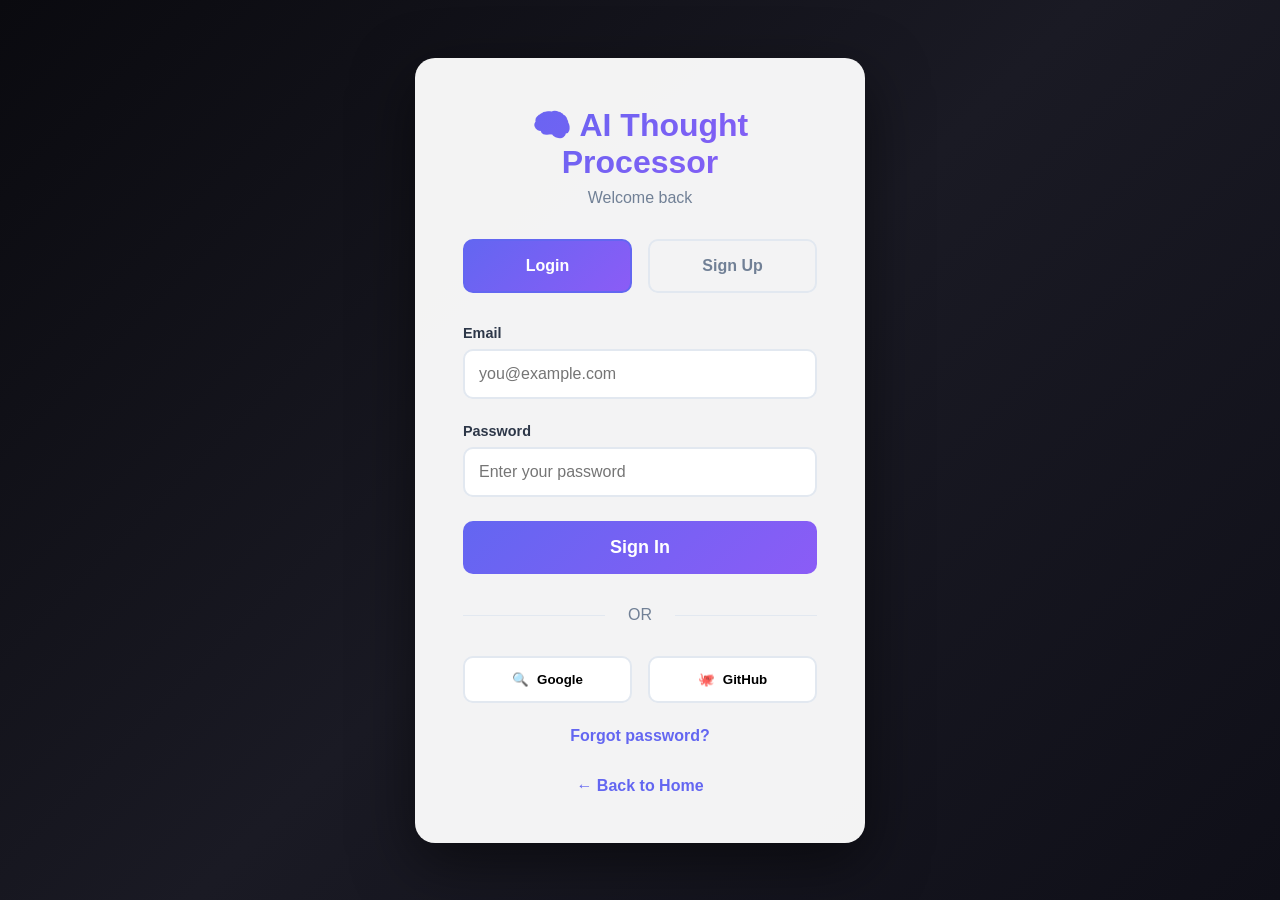
<file: frontend/consent-preferences.html>
<!DOCTYPE html>
<html lang="en">
<head>
    <meta charset="UTF-8">
    <meta name="viewport" content="width=device-width, initial-scale=1.0">
    <title>Privacy & Consent Settings - AI Thought Processor</title>
    <style>
        * {
            margin: 0;
            padding: 0;
            box-sizing: border-box;
        }

        :root {
            --primary: #6366f1;
            --secondary: #8b5cf6;
            --success: #10b981;
            --danger: #ef4444;
            --warning: #f59e0b;
        }

        body {
            font-family: -apple-system, BlinkMacSystemFont, 'Segoe UI', 'Roboto', 'Oxygen', 'Ubuntu', sans-serif;
            background: linear-gradient(135deg, #0a0a0f 0%, #1a1a24 50%, #0f0f18 100%);
            min-height: 100vh;
            padding: 2rem;
        }

        .container {
            max-width: 900px;
            margin: 0 auto;
        }

        .header {
            background: rgba(255, 255, 255, 0.95);
            border-radius: 20px;
            padding: 2rem;
            margin-bottom: 2rem;
            box-shadow: 0 10px 40px rgba(0, 0, 0, 0.3);
        }

        .header h1 {
            color: #2d3748;
            margin-bottom: 0.5rem;
            font-size: 2rem;
        }

        .header p {
            color: #718096;
            font-size: 1rem;
        }

        .back-link {
            display: inline-flex;
            align-items: center;
            color: var(--primary);
            text-decoration: none;
            font-weight: 600;
            margin-top: 1rem;
            transition: transform 0.2s;
        }

        .back-link:hover {
            transform: translateX(-5px);
        }

        .card {
            background: rgba(255, 255, 255, 0.95);
            border-radius: 20px;
            padding: 2rem;
            margin-bottom: 2rem;
            box-shadow: 0 10px 40px rgba(0, 0, 0, 0.3);
        }

        .card h2 {
            color: #2d3748;
            margin-bottom: 1.5rem;
            font-size: 1.5rem;
            display: flex;
            align-items: center;
            gap: 0.5rem;
        }

        .consent-item {
            background: #f7fafc;
            border: 2px solid #e2e8f0;
            border-radius: 12px;
            padding: 1.5rem;
            margin-bottom: 1.25rem;
            transition: all 0.3s;
        }

        .consent-item:hover {
            border-color: var(--primary);
            background: #fff;
        }

        .consent-item.locked {
            opacity: 0.7;
            background: #edf2f7;
        }

        .consent-header {
            display: flex;
            justify-content: space-between;
            align-items: flex-start;
            margin-bottom: 0.75rem;
        }

        .consent-title {
            font-weight: 700;
            color: #2d3748;
            font-size: 1.1rem;
            display: flex;
            align-items: center;
            gap: 0.5rem;
        }

        .consent-badge {
            font-size: 0.75rem;
            padding: 0.25rem 0.75rem;
            border-radius: 12px;
            font-weight: 600;
            text-transform: uppercase;
        }

        .badge-required {
            background: #fed7d7;
            color: #c53030;
        }

        .badge-optional {
            background: #bee3f8;
            color: #2c5282;
        }

        .consent-description {
            color: #4a5568;
            margin-bottom: 0.75rem;
            line-height: 1.6;
        }

        .consent-meta {
            font-size: 0.875rem;
            color: #718096;
            margin-top: 0.5rem;
        }

        .toggle-switch {
            position: relative;
            width: 60px;
            height: 30px;
            flex-shrink: 0;
        }

        .toggle-switch input {
            opacity: 0;
            width: 0;
            height: 0;
        }

        .toggle-slider {
            position: absolute;
            cursor: pointer;
            top: 0;
            left: 0;
            right: 0;
            bottom: 0;
            background-color: #cbd5e0;
            transition: 0.4s;
            border-radius: 30px;
        }

        .toggle-slider:before {
            position: absolute;
            content: "";
            height: 22px;
            width: 22px;
            left: 4px;
            bottom: 4px;
            background-color: white;
            transition: 0.4s;
            border-radius: 50%;
        }

        input:checked + .toggle-slider {
            background-color: var(--success);
        }

        input:checked + .toggle-slider:before {
            transform: translateX(30px);
        }

        input:disabled + .toggle-slider {
            cursor: not-allowed;
            opacity: 0.5;
        }

        .btn {
            padding: 0.875rem 2rem;
            border: none;
            border-radius: 10px;
            font-weight: 600;
            cursor: pointer;
            transition: all 0.3s;
            font-size: 1rem;
        }

        .btn-primary {
            background: linear-gradient(135deg, var(--primary), var(--secondary));
            color: white;
        }

        .btn-primary:hover {
            transform: translateY(-2px);
            box-shadow: 0 10px 20px rgba(102, 126, 234, 0.4);
        }

        .btn-danger {
            background: var(--danger);
            color: white;
        }

        .btn-danger:hover {
            background: #c53030;
            transform: translateY(-2px);
            box-shadow: 0 10px 20px rgba(245, 101, 101, 0.4);
        }

        .button-group {
            display: flex;
            gap: 1rem;
            margin-top: 2rem;
        }

        .alert {
            padding: 1rem;
            border-radius: 10px;
            margin-bottom: 1.5rem;
            font-weight: 500;
        }

        .alert-success {
            background: #c6f6d5;
            color: #22543d;
            border: 1px solid #9ae6b4;
        }

        .alert-error {
            background: #fed7d7;
            color: #742a2a;
            border: 1px solid #fc8181;
        }

        .alert-info {
            background: #bee3f8;
            color: #2c5282;
            border: 1px solid #90cdf4;
        }

        .history-table {
            width: 100%;
            border-collapse: collapse;
            margin-top: 1rem;
        }

        .history-table th {
            background: #edf2f7;
            padding: 0.875rem;
            text-align: left;
            font-weight: 600;
            color: #2d3748;
            border-bottom: 2px solid #cbd5e0;
        }

        .history-table td {
            padding: 0.875rem;
            border-bottom: 1px solid #e2e8f0;
            color: #4a5568;
        }

        .history-table tr:hover {
            background: #f7fafc;
        }

        .status-badge {
            display: inline-block;
            padding: 0.25rem 0.75rem;
            border-radius: 12px;
            font-size: 0.75rem;
            font-weight: 600;
        }

        .status-accepted {
            background: #c6f6d5;
            color: #22543d;
        }

        .status-withdrawn {
            background: #fed7d7;
            color: #742a2a;
        }

        .loading {
            display: inline-block;
            width: 20px;
            height: 20px;
            border: 3px solid rgba(255, 255, 255, 0.3);
            border-radius: 50%;
            border-top-color: white;
            animation: spin 1s linear infinite;
        }

        @keyframes spin {
            to { transform: rotate(360deg); }
        }

        .gdpr-info {
            background: #e6fffa;
            border-left: 4px solid #38b2ac;
            padding: 1rem;
            border-radius: 8px;
            margin-bottom: 1.5rem;
        }

        .gdpr-info h3 {
            color: #234e52;
            margin-bottom: 0.5rem;
            font-size: 1rem;
        }

        .gdpr-info p {
            color: #2c7a7b;
            font-size: 0.875rem;
            line-height: 1.5;
        }
    </style>
</head>
<body>
    <div class="container">
        <div class="header">
            <h1>Privacy & Consent Settings</h1>
            <p>Manage your privacy preferences and consent settings</p>
            <a href="index.html" class="back-link">← Back to Dashboard</a>
        </div>

        <div id="alertContainer"></div>

        <!-- GDPR Information -->
        <div class="card">
            <div class="gdpr-info">
                <h3>Your Rights Under GDPR</h3>
                <p>
                    You have the right to access, rectify, or erase your personal data at any time.
                    You can also withdraw consent for optional data processing. Required consents
                    (Terms, Privacy, Data Processing) are necessary for the service to function.
                    To withdraw these, you must delete your account.
                </p>
            </div>
        </div>

        <!-- Current Consent Status -->
        <div class="card">
            <h2>📋 Current Consent Status</h2>

            <!-- Required Consents -->
            <div class="consent-item locked">
                <div class="consent-header">
                    <div>
                        <div class="consent-title">
                            Terms of Service
                            <span class="consent-badge badge-required">Required</span>
                        </div>
                    </div>
                    <label class="toggle-switch">
                        <input type="checkbox" id="terms-toggle" checked disabled>
                        <span class="toggle-slider"></span>
                    </label>
                </div>
                <p class="consent-description">
                    Acceptance of our Terms of Service is required to use the platform.
                </p>
                <p class="consent-meta" id="terms-meta">Loading...</p>
            </div>

            <div class="consent-item locked">
                <div class="consent-header">
                    <div>
                        <div class="consent-title">
                            Privacy Policy
                            <span class="consent-badge badge-required">Required</span>
                        </div>
                    </div>
                    <label class="toggle-switch">
                        <input type="checkbox" id="privacy-toggle" checked disabled>
                        <span class="toggle-slider"></span>
                    </label>
                </div>
                <p class="consent-description">
                    Acceptance of our Privacy Policy is required to use the platform.
                </p>
                <p class="consent-meta" id="privacy-meta">Loading...</p>
            </div>

            <div class="consent-item locked">
                <div class="consent-header">
                    <div>
                        <div class="consent-title">
                            AI Data Processing
                            <span class="consent-badge badge-required">Required</span>
                        </div>
                    </div>
                    <label class="toggle-switch">
                        <input type="checkbox" id="data-processing-toggle" checked disabled>
                        <span class="toggle-slider"></span>
                    </label>
                </div>
                <p class="consent-description">
                    Consent for AI to process your data is essential for the service to function.
                </p>
                <p class="consent-meta" id="data-processing-meta">Loading...</p>
            </div>

            <!-- Optional Consents -->
            <div class="consent-item">
                <div class="consent-header">
                    <div>
                        <div class="consent-title">
                            Marketing Communications
                            <span class="consent-badge badge-optional">Optional</span>
                        </div>
                    </div>
                    <label class="toggle-switch">
                        <input type="checkbox" id="marketing-toggle" onchange="updateConsent('marketing')">
                        <span class="toggle-slider"></span>
                    </label>
                </div>
                <p class="consent-description">
                    Receive product updates, feature announcements, and promotional emails.
                    You can unsubscribe at any time.
                </p>
                <p class="consent-meta" id="marketing-meta">Loading...</p>
            </div>

            <div class="consent-item">
                <div class="consent-header">
                    <div>
                        <div class="consent-title">
                            Analytics Tracking
                            <span class="consent-badge badge-optional">Optional</span>
                        </div>
                    </div>
                    <label class="toggle-switch">
                        <input type="checkbox" id="analytics-toggle" onchange="updateConsent('analytics')">
                        <span class="toggle-slider"></span>
                    </label>
                </div>
                <p class="consent-description">
                    Help us improve the product by allowing anonymous usage analytics.
                    This helps us understand how features are used.
                </p>
                <p class="consent-meta" id="analytics-meta">Loading...</p>
            </div>
        </div>

        <!-- Consent History -->
        <div class="card">
            <h2>📜 Consent History</h2>
            <p style="color: #718096; margin-bottom: 1rem;">
                Complete audit trail of all your consent changes (GDPR Article 7.1 compliance)
            </p>

            <div id="historyContainer">
                <p style="text-align: center; color: #718096; padding: 2rem;">Loading history...</p>
            </div>
        </div>

        <!-- Danger Zone -->
        <div class="card" style="border: 2px solid var(--danger);">
            <h2 style="color: var(--danger);">⚠️ Danger Zone</h2>
            <p style="color: #718096; margin-bottom: 1.5rem;">
                Withdrawing all consents will initiate account deletion. Your data will be
                permanently deleted within 30 days.
            </p>
            <button class="btn btn-danger" onclick="withdrawAllConsents()">
                Withdraw All Consents & Delete Account
            </button>
        </div>
    </div>

    <script>
        const API_BASE = 'http://localhost:8000';
        let authToken = localStorage.getItem('auth_token');

        // Check authentication
        if (!authToken) {
            window.location.href = 'login.html';
        }

        // Load consent status on page load
        loadConsentStatus();
        loadConsentHistory();

        async function loadConsentStatus() {
            try {
                const response = await fetch(`${API_BASE}/api/auth/consent/status`, {
                    headers: {
                        'Authorization': `Bearer ${authToken}`
                    }
                });

                if (!response.ok) {
                    throw new Error('Failed to load consent status');
                }

                const data = await response.json();

                // Update required consents metadata
                updateConsentMeta('terms', data.required_consents.terms);
                updateConsentMeta('privacy', data.required_consents.privacy);
                updateConsentMeta('data-processing', data.required_consents.data_processing);

                // Update optional consents
                const marketingToggle = document.getElementById('marketing-toggle');
                const analyticsToggle = document.getElementById('analytics-toggle');

                marketingToggle.checked = data.optional_consents.marketing.accepted;
                analyticsToggle.checked = data.optional_consents.analytics.accepted;

                updateConsentMeta('marketing', data.optional_consents.marketing);
                updateConsentMeta('analytics', data.optional_consents.analytics);

            } catch (error) {
                console.error('Error loading consent status:', error);
                showAlert('error', 'Failed to load consent status');
            }
        }

        function updateConsentMeta(type, data) {
            const metaElement = document.getElementById(`${type}-meta`);
            if (data.accepted) {
                const date = new Date(data.accepted_at).toLocaleString();
                const version = data.version ? ` (Version ${data.version})` : '';
                metaElement.textContent = `Accepted on ${date}${version}`;
            } else {
                metaElement.textContent = 'Not yet accepted';
            }
        }

        async function updateConsent(consentType) {
            const toggle = document.getElementById(`${consentType}-toggle`);
            const newValue = toggle.checked;

            // Disable toggle during update
            toggle.disabled = true;

            try {
                const response = await fetch(`${API_BASE}/api/auth/consent/update`, {
                    method: 'PUT',
                    headers: {
                        'Authorization': `Bearer ${authToken}`,
                        'Content-Type': 'application/json'
                    },
                    body: JSON.stringify({
                        [consentType]: newValue
                    })
                });

                if (!response.ok) {
                    throw new Error('Failed to update consent');
                }

                const result = await response.json();
                showAlert('success', `${consentType.charAt(0).toUpperCase() + consentType.slice(1)} consent updated successfully`);

                // Reload consent status and history
                await loadConsentStatus();
                await loadConsentHistory();

                // Update localStorage
                if (consentType === 'analytics') {
                    localStorage.setItem('analytics_enabled', newValue ? 'true' : 'false');
                } else if (consentType === 'marketing') {
                    localStorage.setItem('marketing_enabled', newValue ? 'true' : 'false');
                }

            } catch (error) {
                console.error('Error updating consent:', error);
                showAlert('error', 'Failed to update consent preference');
                // Revert toggle
                toggle.checked = !newValue;
            } finally {
                toggle.disabled = false;
            }
        }

        async function loadConsentHistory() {
            try {
                const response = await fetch(`${API_BASE}/api/auth/consent/history`, {
                    headers: {
                        'Authorization': `Bearer ${authToken}`
                    }
                });

                if (!response.ok) {
                    throw new Error('Failed to load consent history');
                }

                const history = await response.json();
                displayHistory(history);

            } catch (error) {
                console.error('Error loading consent history:', error);
                document.getElementById('historyContainer').innerHTML =
                    '<p style="text-align: center; color: #e53e3e; padding: 2rem;">Failed to load history</p>';
            }
        }

        function displayHistory(history) {
            const container = document.getElementById('historyContainer');

            if (!history || history.length === 0) {
                container.innerHTML = '<p style="text-align: center; color: #718096; padding: 2rem;">No consent history available</p>';
                return;
            }

            const table = `
                <table class="history-table">
                    <thead>
                        <tr>
                            <th>Date & Time</th>
                            <th>Consent Type</th>
                            <th>Status</th>
                            <th>Action</th>
                            <th>Version</th>
                        </tr>
                    </thead>
                    <tbody>
                        ${history.map(entry => `
                            <tr>
                                <td>${new Date(entry.consent_timestamp).toLocaleString()}</td>
                                <td style="text-transform: capitalize;">${entry.consent_type.replace('_', ' ')}</td>
                                <td>
                                    <span class="status-badge ${entry.consent_given ? 'status-accepted' : 'status-withdrawn'}">
                                        ${entry.consent_given ? 'Accepted' : 'Withdrawn'}
                                    </span>
                                </td>
                                <td style="text-transform: capitalize;">${entry.action}</td>
                                <td>${entry.consent_version || '-'}</td>
                            </tr>
                        `).join('')}
                    </tbody>
                </table>
            `;

            container.innerHTML = table;
        }

        async function withdrawAllConsents() {
            if (!confirm('⚠️ WARNING: This will delete your account and all your data.\n\nYour data will be permanently deleted within 30 days. This action cannot be undone.\n\nAre you sure you want to proceed?')) {
                return;
            }

            if (!confirm('This is your final warning. Type "DELETE" to confirm.\n\nClick OK if you typed DELETE.')) {
                return;
            }

            try {
                const response = await fetch(`${API_BASE}/api/auth/consent/withdraw-all`, {
                    method: 'DELETE',
                    headers: {
                        'Authorization': `Bearer ${authToken}`
                    }
                });

                if (!response.ok) {
                    throw new Error('Failed to withdraw consents');
                }

                const result = await response.json();

                showAlert('info', result.message);

                // Clear all local storage and redirect after 5 seconds
                setTimeout(() => {
                    localStorage.clear();
                    window.location.href = 'login.html';
                }, 5000);

            } catch (error) {
                console.error('Error withdrawing consents:', error);
                showAlert('error', 'Failed to process consent withdrawal');
            }
        }

        function showAlert(type, message) {
            const alertContainer = document.getElementById('alertContainer');
            const alertClass = `alert-${type}`;

            alertContainer.innerHTML = `
                <div class="alert ${alertClass}">
                    ${message}
                </div>
            `;

            if (type === 'success') {
                setTimeout(() => {
                    alertContainer.innerHTML = '';
                }, 5000);
            }
        }
    </script>
</body>
</html>
</file>
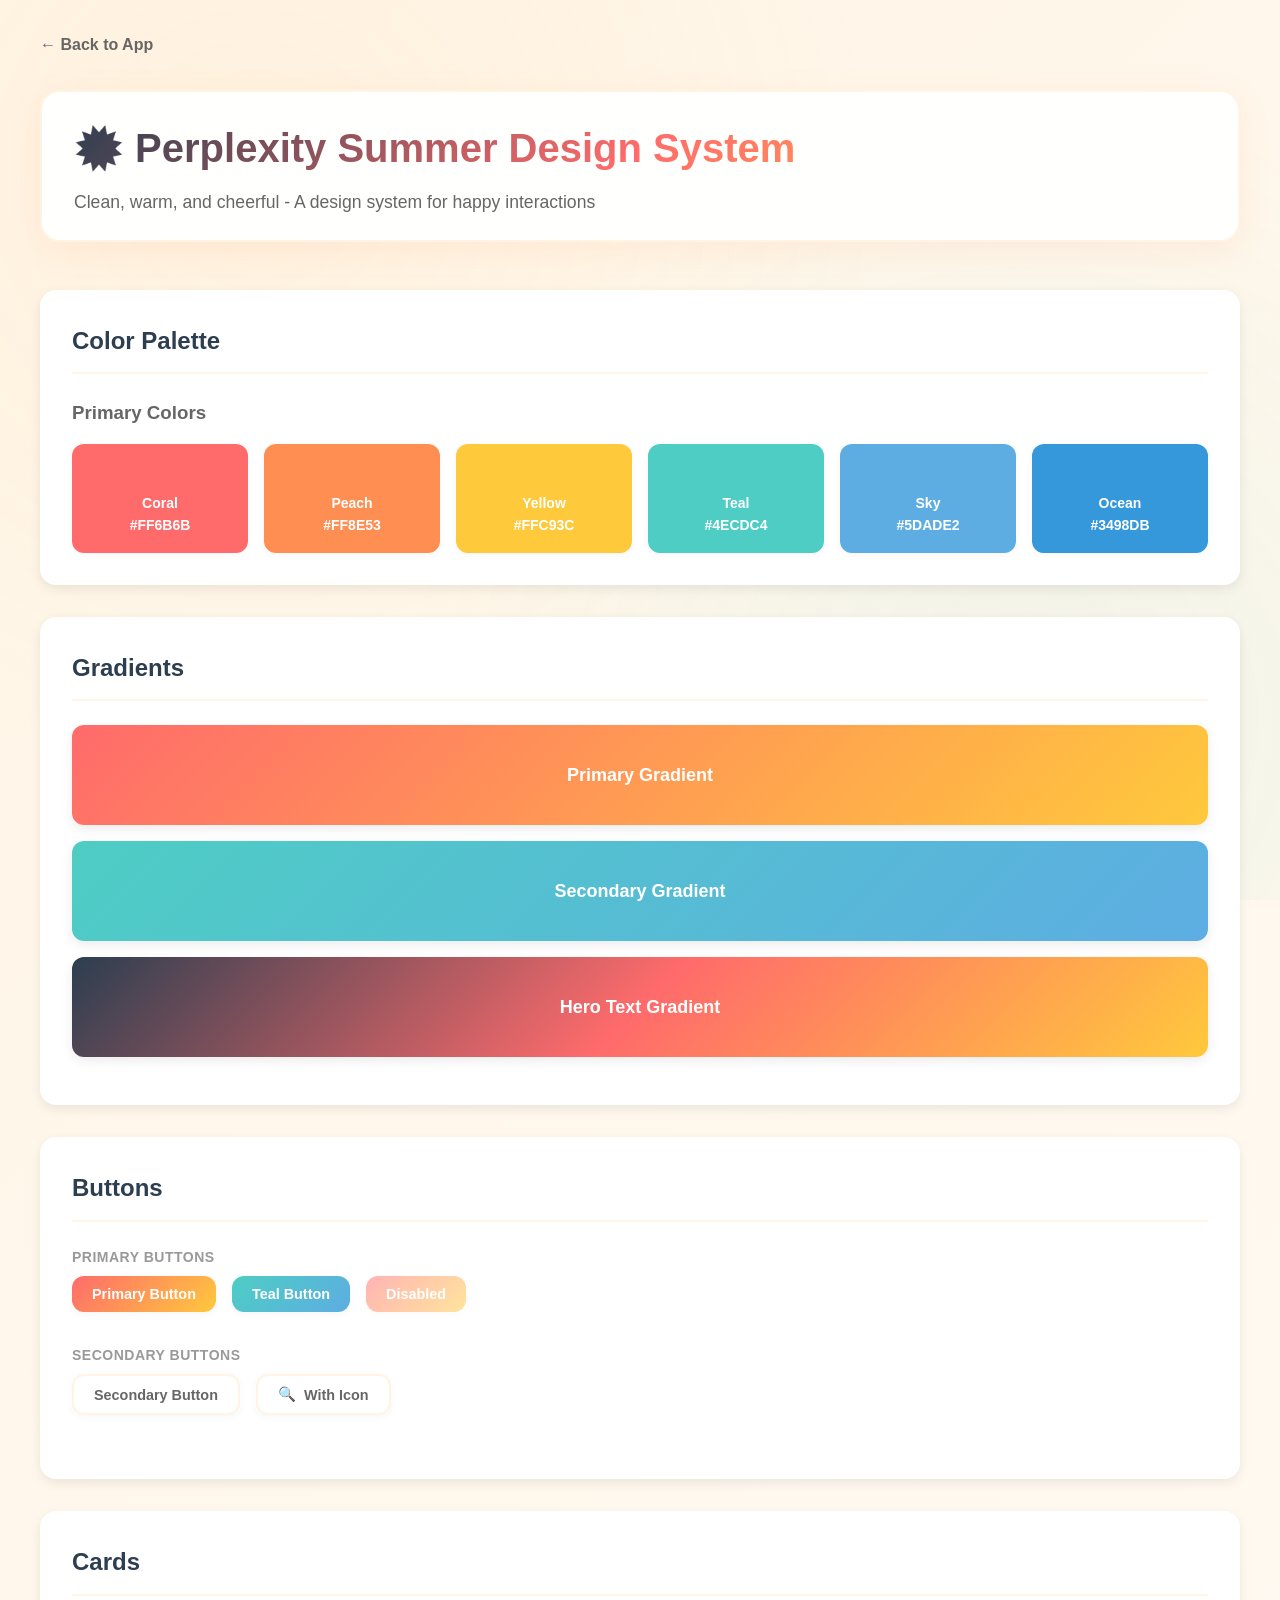
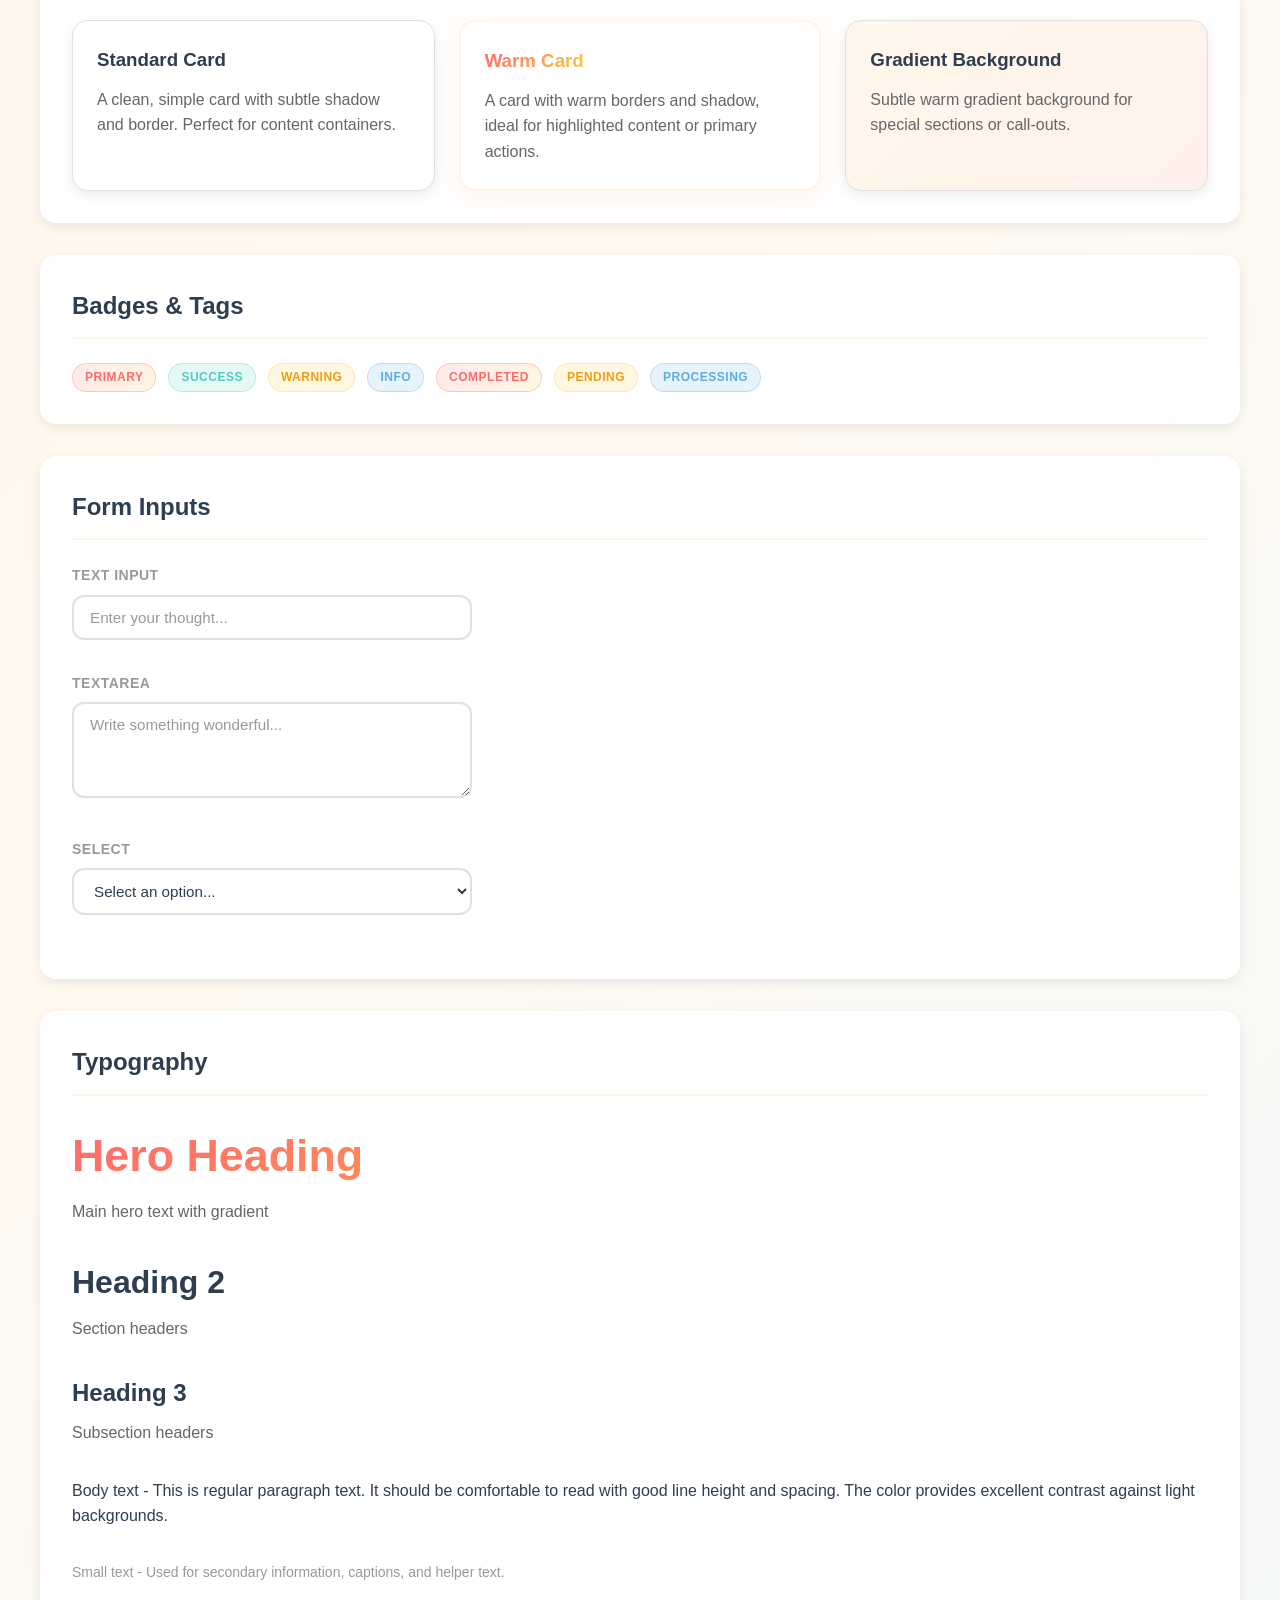
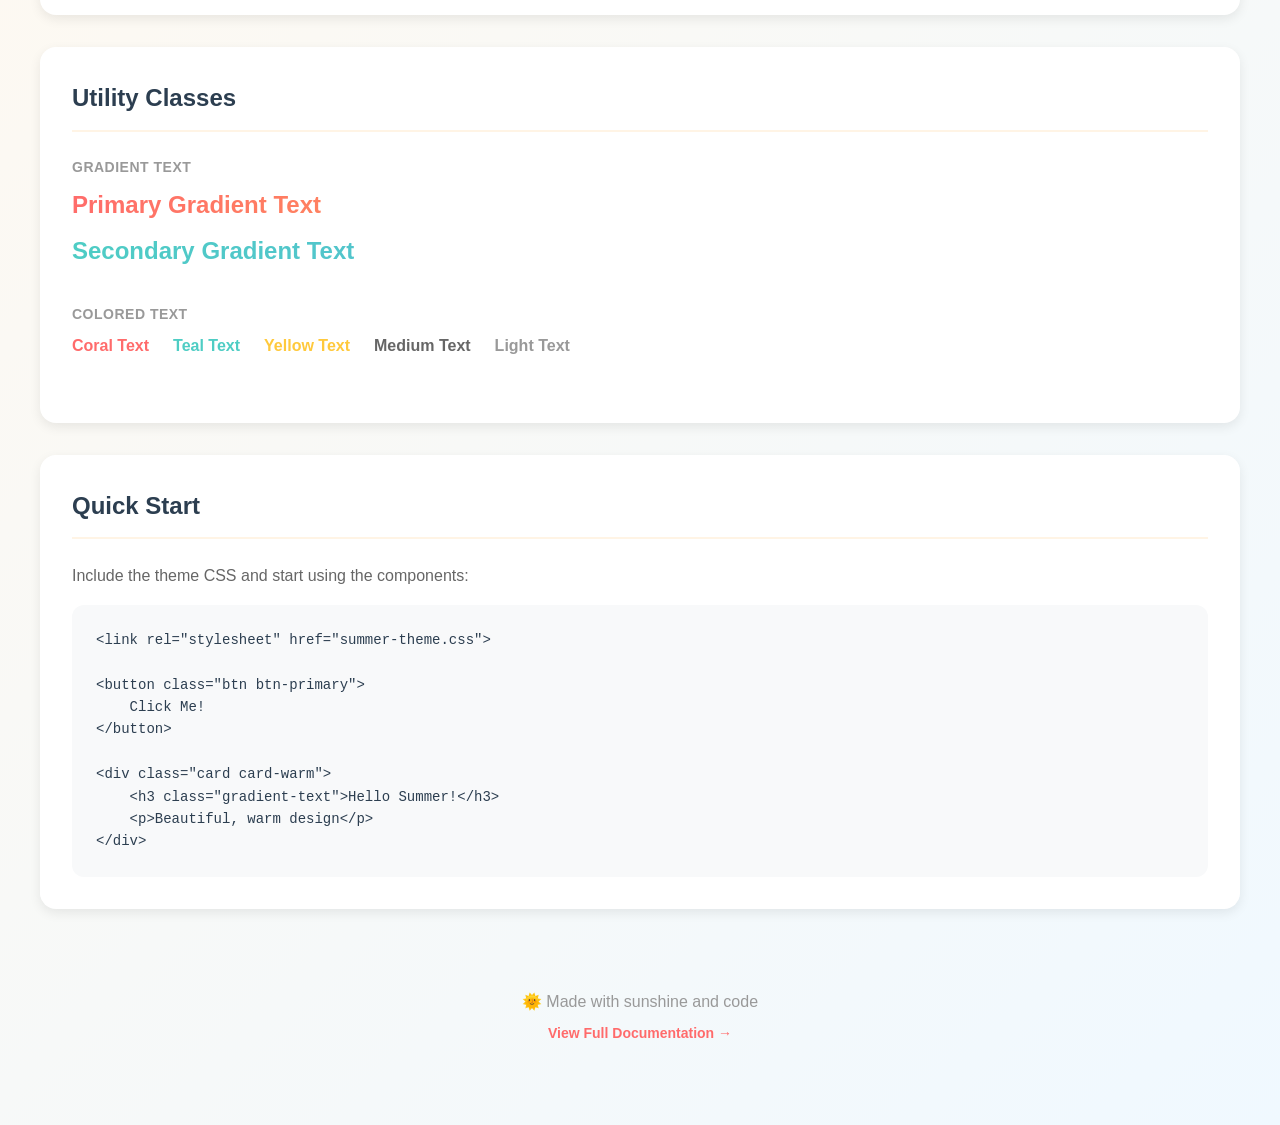
<file: frontend/design-demo.html>
<!DOCTYPE html>
<html lang="en">
<head>
    <meta charset="UTF-8">
    <meta name="viewport" content="width=device-width, initial-scale=1.0">
    <title>Design System - Perplexity Summer Theme</title>
    <link rel="stylesheet" href="summer-theme.css">
    <style>
        * {
            margin: 0;
            padding: 0;
            box-sizing: border-box;
        }

        body {
            background: var(--gradient-bg);
            min-height: 100vh;
            padding: 2rem;
            position: relative;
        }

        body::before {
            content: '';
            position: fixed;
            top: 0;
            left: 0;
            width: 100%;
            height: 100%;
            background: 
                radial-gradient(circle at 20% 20%, rgba(255, 200, 124, 0.08) 0%, transparent 50%),
                radial-gradient(circle at 80% 80%, rgba(78, 205, 196, 0.08) 0%, transparent 50%);
            pointer-events: none;
            z-index: 0;
        }

        .container {
            max-width: 1200px;
            margin: 0 auto;
            position: relative;
            z-index: 1;
        }

        .header {
            background: rgba(255, 255, 255, 0.95);
            backdrop-filter: blur(20px);
            padding: 1.5rem 2rem;
            border-radius: var(--radius-xl);
            box-shadow: var(--shadow-warm);
            margin-bottom: 3rem;
            border: 2px solid var(--color-border-warm);
        }

        .header h1 {
            font-size: 2.5rem;
            font-weight: 800;
            background: linear-gradient(135deg, #2C3E50 0%, #FF6B6B 50%, #FFC93C 100%);
            -webkit-background-clip: text;
            -webkit-text-fill-color: transparent;
            background-clip: text;
            margin-bottom: 0.5rem;
        }

        .header p {
            color: var(--color-text-medium);
            font-size: 1.1rem;
        }

        .section {
            background: white;
            padding: 2rem;
            border-radius: var(--radius-lg);
            box-shadow: var(--shadow-md);
            margin-bottom: 2rem;
        }

        .section-title {
            font-size: 1.5rem;
            font-weight: 700;
            color: var(--color-text-dark);
            margin-bottom: 1.5rem;
            padding-bottom: 0.75rem;
            border-bottom: 2px solid var(--color-border-warm);
        }

        .color-grid {
            display: grid;
            grid-template-columns: repeat(auto-fit, minmax(150px, 1fr));
            gap: 1rem;
        }

        .color-swatch {
            padding: 3rem 1rem 1rem;
            border-radius: var(--radius-md);
            text-align: center;
            color: white;
            font-weight: 600;
            font-size: 0.875rem;
            box-shadow: var(--shadow-sm);
        }

        .button-grid {
            display: flex;
            flex-wrap: wrap;
            gap: 1rem;
            margin-bottom: 1rem;
        }

        .component-demo {
            margin-bottom: 2rem;
        }

        .component-label {
            font-size: 0.875rem;
            color: var(--color-text-light);
            margin-bottom: 0.5rem;
            font-weight: 600;
            text-transform: uppercase;
            letter-spacing: 0.5px;
        }

        .card-grid {
            display: grid;
            grid-template-columns: repeat(auto-fit, minmax(300px, 1fr));
            gap: 1.5rem;
        }

        .badge-group {
            display: flex;
            flex-wrap: wrap;
            gap: 0.75rem;
        }

        .input-demo {
            max-width: 400px;
        }

        .gradient-demo {
            height: 100px;
            border-radius: var(--radius-md);
            display: flex;
            align-items: center;
            justify-content: center;
            color: white;
            font-weight: 700;
            font-size: 1.125rem;
            box-shadow: var(--shadow-md);
            margin-bottom: 1rem;
        }

        code {
            background: var(--color-bg-light);
            padding: 2px 6px;
            border-radius: 4px;
            font-family: 'Monaco', 'Courier New', monospace;
            font-size: 0.875rem;
            color: var(--color-coral);
        }

        .back-link {
            display: inline-flex;
            align-items: center;
            gap: 0.5rem;
            color: var(--color-text-medium);
            text-decoration: none;
            margin-bottom: 2rem;
            font-weight: 600;
            transition: all 0.2s;
        }

        .back-link:hover {
            color: var(--color-coral);
            transform: translateX(-4px);
        }
    </style>
</head>
<body>
    <div class="container">
        <a href="index.html" class="back-link">
            ← Back to App
        </a>

        <div class="header">
            <h1>🌞 Perplexity Summer Design System</h1>
            <p>Clean, warm, and cheerful - A design system for happy interactions</p>
        </div>

        <!-- Colors -->
        <div class="section">
            <h2 class="section-title">Color Palette</h2>
            <h3 style="margin-bottom: 1rem; color: var(--color-text-medium);">Primary Colors</h3>
            <div class="color-grid">
                <div class="color-swatch" style="background: #FF6B6B;">
                    Coral<br>#FF6B6B
                </div>
                <div class="color-swatch" style="background: #FF8E53;">
                    Peach<br>#FF8E53
                </div>
                <div class="color-swatch" style="background: #FFC93C;">
                    Yellow<br>#FFC93C
                </div>
                <div class="color-swatch" style="background: #4ECDC4;">
                    Teal<br>#4ECDC4
                </div>
                <div class="color-swatch" style="background: #5DADE2;">
                    Sky<br>#5DADE2
                </div>
                <div class="color-swatch" style="background: #3498DB;">
                    Ocean<br>#3498DB
                </div>
            </div>
        </div>

        <!-- Gradients -->
        <div class="section">
            <h2 class="section-title">Gradients</h2>
            <div class="gradient-demo" style="background: linear-gradient(135deg, #FF6B6B 0%, #FFC93C 100%);">
                Primary Gradient
            </div>
            <div class="gradient-demo" style="background: linear-gradient(135deg, #4ECDC4 0%, #5DADE2 100%);">
                Secondary Gradient
            </div>
            <div class="gradient-demo" style="background: linear-gradient(135deg, #2C3E50 0%, #FF6B6B 50%, #FFC93C 100%);">
                Hero Text Gradient
            </div>
        </div>

        <!-- Buttons -->
        <div class="section">
            <h2 class="section-title">Buttons</h2>
            
            <div class="component-demo">
                <div class="component-label">Primary Buttons</div>
                <div class="button-grid">
                    <button class="btn btn-primary">Primary Button</button>
                    <button class="btn btn-teal">Teal Button</button>
                    <button class="btn btn-primary" disabled style="opacity: 0.5; cursor: not-allowed;">Disabled</button>
                </div>
            </div>

            <div class="component-demo">
                <div class="component-label">Secondary Buttons</div>
                <div class="button-grid">
                    <button class="btn btn-secondary">Secondary Button</button>
                    <button class="btn btn-secondary">
                        <span>🔍</span>
                        <span>With Icon</span>
                    </button>
                </div>
            </div>
        </div>

        <!-- Cards -->
        <div class="section">
            <h2 class="section-title">Cards</h2>
            <div class="card-grid">
                <div class="card">
                    <h3 style="margin-bottom: 0.75rem; color: var(--color-text-dark);">Standard Card</h3>
                    <p style="color: var(--color-text-medium); line-height: 1.6;">
                        A clean, simple card with subtle shadow and border. Perfect for content containers.
                    </p>
                </div>
                <div class="card card-warm">
                    <h3 style="margin-bottom: 0.75rem;">
                        <span class="gradient-text">Warm Card</span>
                    </h3>
                    <p style="color: var(--color-text-medium); line-height: 1.6;">
                        A card with warm borders and shadow, ideal for highlighted content or primary actions.
                    </p>
                </div>
                <div class="card" style="background: var(--gradient-warm);">
                    <h3 style="margin-bottom: 0.75rem; color: var(--color-text-dark);">Gradient Background</h3>
                    <p style="color: var(--color-text-medium); line-height: 1.6;">
                        Subtle warm gradient background for special sections or call-outs.
                    </p>
                </div>
            </div>
        </div>

        <!-- Badges -->
        <div class="section">
            <h2 class="section-title">Badges & Tags</h2>
            <div class="badge-group">
                <span class="badge badge-primary">Primary</span>
                <span class="badge badge-success">Success</span>
                <span class="badge badge-warning">Warning</span>
                <span class="badge badge-info">Info</span>
                <span class="badge badge-primary">Completed</span>
                <span class="badge badge-warning">Pending</span>
                <span class="badge badge-info">Processing</span>
            </div>
        </div>

        <!-- Inputs -->
        <div class="section">
            <h2 class="section-title">Form Inputs</h2>
            
            <div class="component-demo">
                <div class="component-label">Text Input</div>
                <div class="input-demo">
                    <input type="text" class="input" placeholder="Enter your thought..." style="width: 100%;">
                </div>
            </div>

            <div class="component-demo">
                <div class="component-label">Textarea</div>
                <div class="input-demo">
                    <textarea class="input" placeholder="Write something wonderful..." rows="4" style="width: 100%; resize: vertical;"></textarea>
                </div>
            </div>

            <div class="component-demo">
                <div class="component-label">Select</div>
                <div class="input-demo">
                    <select class="input" style="width: 100%;">
                        <option>Select an option...</option>
                        <option>Personal Feedback</option>
                        <option>Group Perspectives</option>
                    </select>
                </div>
            </div>
        </div>

        <!-- Typography -->
        <div class="section">
            <h2 class="section-title">Typography</h2>
            
            <div style="margin-bottom: 2rem;">
                <h1 class="gradient-text" style="font-size: 2.8rem; font-weight: 800; margin-bottom: 0.5rem;">
                    Hero Heading
                </h1>
                <p style="color: var(--color-text-medium);">Main hero text with gradient</p>
            </div>

            <div style="margin-bottom: 2rem;">
                <h2 style="font-size: 2rem; font-weight: 700; color: var(--color-text-dark); margin-bottom: 0.5rem;">
                    Heading 2
                </h2>
                <p style="color: var(--color-text-medium);">Section headers</p>
            </div>

            <div style="margin-bottom: 2rem;">
                <h3 style="font-size: 1.5rem; font-weight: 600; color: var(--color-text-dark); margin-bottom: 0.5rem;">
                    Heading 3
                </h3>
                <p style="color: var(--color-text-medium);">Subsection headers</p>
            </div>

            <div style="margin-bottom: 2rem;">
                <p style="font-size: 1rem; line-height: 1.6; color: var(--color-text-dark); margin-bottom: 0.5rem;">
                    Body text - This is regular paragraph text. It should be comfortable to read with good line height and spacing. The color provides excellent contrast against light backgrounds.
                </p>
            </div>

            <div>
                <p style="font-size: 0.875rem; color: var(--color-text-light);">
                    Small text - Used for secondary information, captions, and helper text.
                </p>
            </div>
        </div>

        <!-- Utilities -->
        <div class="section">
            <h2 class="section-title">Utility Classes</h2>
            
            <div class="component-demo">
                <div class="component-label">Gradient Text</div>
                <h3 class="gradient-text" style="font-size: 1.5rem; margin-bottom: 0.5rem;">Primary Gradient Text</h3>
                <h3 class="gradient-text-teal" style="font-size: 1.5rem;">Secondary Gradient Text</h3>
            </div>

            <div class="component-demo">
                <div class="component-label">Colored Text</div>
                <div style="display: flex; gap: 1.5rem; flex-wrap: wrap;">
                    <span class="text-coral" style="font-weight: 600;">Coral Text</span>
                    <span class="text-teal" style="font-weight: 600;">Teal Text</span>
                    <span class="text-yellow" style="font-weight: 600;">Yellow Text</span>
                    <span class="text-medium" style="font-weight: 600;">Medium Text</span>
                    <span class="text-light" style="font-weight: 600;">Light Text</span>
                </div>
            </div>
        </div>

        <!-- Code Example -->
        <div class="section">
            <h2 class="section-title">Quick Start</h2>
            <p style="margin-bottom: 1rem; color: var(--color-text-medium);">
                Include the theme CSS and start using the components:
            </p>
            <div style="background: var(--color-bg-light); padding: 1.5rem; border-radius: var(--radius-md); font-family: monospace; font-size: 0.875rem; overflow-x: auto;">
                <pre style="margin: 0; color: var(--color-text-dark);">&lt;link rel="stylesheet" href="summer-theme.css"&gt;

&lt;button class="btn btn-primary"&gt;
    Click Me!
&lt;/button&gt;

&lt;div class="card card-warm"&gt;
    &lt;h3 class="gradient-text"&gt;Hello Summer!&lt;/h3&gt;
    &lt;p&gt;Beautiful, warm design&lt;/p&gt;
&lt;/div&gt;</pre>
            </div>
        </div>

        <div style="text-align: center; padding: 3rem 0; color: var(--color-text-light);">
            <p>🌞 Made with sunshine and code</p>
            <p style="margin-top: 0.5rem; font-size: 0.875rem;">
                <a href="DESIGN_SYSTEM.md" style="color: var(--color-coral); text-decoration: none; font-weight: 600;">
                    View Full Documentation →
                </a>
            </p>
        </div>
    </div>
</body>
</html>
</file>
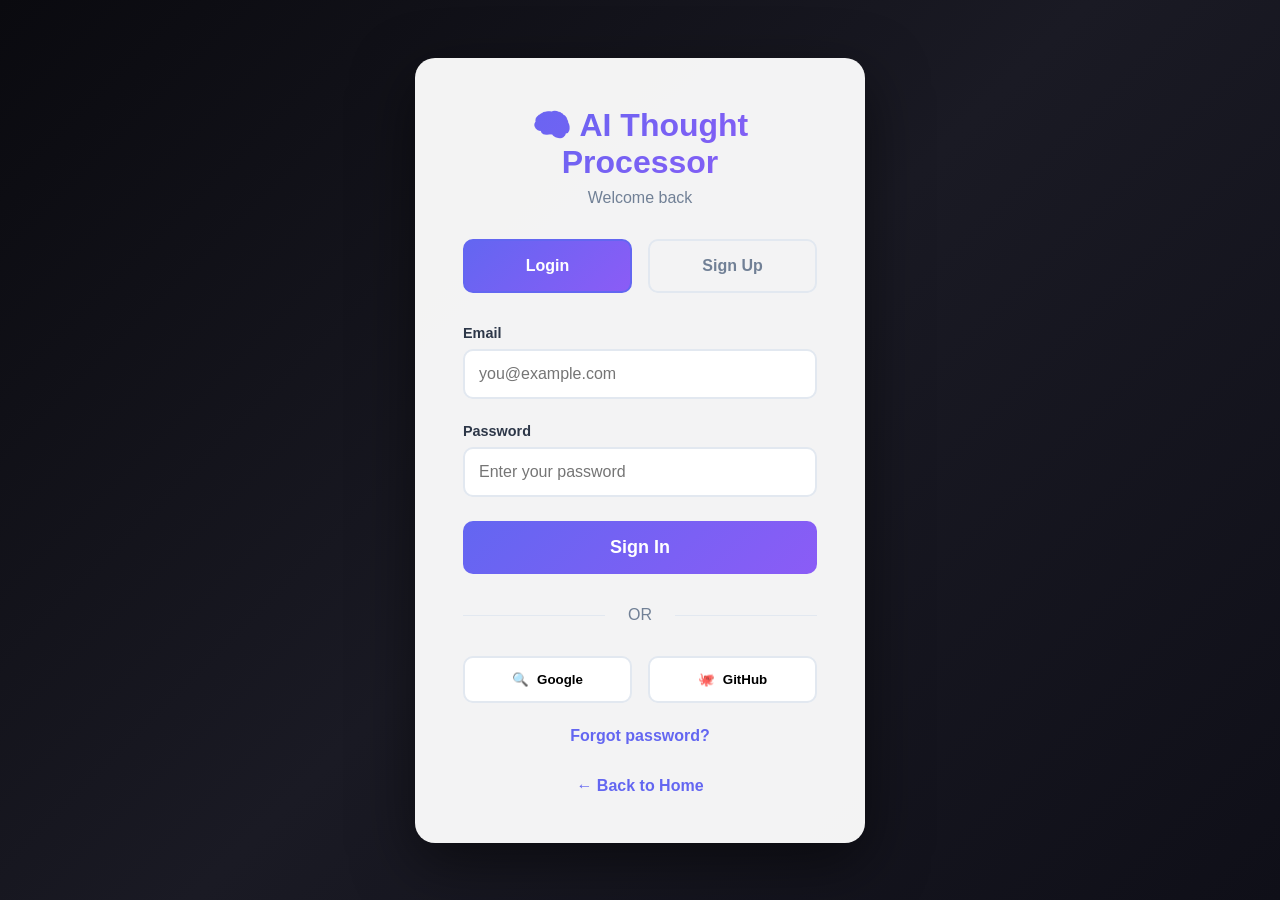
<file: frontend/detail.html>
<!DOCTYPE html>
<html lang="en">
<head>
    <meta charset="UTF-8">
    <meta name="viewport" content="width=device-width, initial-scale=1.0">
    <title>Thought Detail - AI Thought Processor</title>
    <style>
        * {
            margin: 0;
            padding: 0;
            box-sizing: border-box;
        }
        
        body {
            font-family: -apple-system, BlinkMacSystemFont, 'Segoe UI', Roboto, Oxygen, Ubuntu, Cantarell, sans-serif;
            background: linear-gradient(135deg, #0a0a0f 0%, #1a1a24 50%, #0f0f18 100%);
            min-height: 100vh;
            padding: 20px;
        }
        
        .container {
            max-width: 900px;
            margin: 0 auto;
        }
        
        .back-btn {
            display: inline-block;
            padding: 10px 20px;
            background: rgba(99, 102, 241, 0.2);
            border: 1px solid rgba(99, 102, 241, 0.3);
            color: #818cf8;
            text-decoration: none;
            border-radius: 8px;
            margin-bottom: 20px;
            transition: all 0.3s;
            font-weight: 600;
        }
        
        .back-btn:hover {
            background: rgba(99, 102, 241, 0.3);
            border-color: rgba(99, 102, 241, 0.5);
        }
        
        .card {
            background: rgba(17, 17, 27, 0.6);
            border: 1px solid rgba(99, 102, 241, 0.2);
            border-radius: 16px;
            padding: 30px;
            box-shadow: 0 20px 60px rgba(0, 0, 0, 0.4);
            backdrop-filter: blur(20px);
            margin-bottom: 20px;
        }
        
        .header {
            border-bottom: 2px solid rgba(99, 102, 241, 0.2);
            padding-bottom: 20px;
            margin-bottom: 25px;
        }
        
        .status-badge {
            display: inline-block;
            padding: 6px 16px;
            border-radius: 16px;
            font-size: 14px;
            font-weight: 600;
            text-transform: uppercase;
            margin-bottom: 15px;
        }
        
        .status-completed {
            background: #28a745;
            color: white;
        }
        
        .status-pending {
            background: #ffc107;
            color: #333;
        }
        
        .status-processing {
            background: #17a2b8;
            color: white;
        }
        
        .status-failed {
            background: #dc3545;
            color: white;
        }
        
        .thought-text {
            font-size: 20px;
            line-height: 1.6;
            color: #e5e7eb;
            margin: 20px 0;
            padding: 20px;
            background: rgba(99, 102, 241, 0.08);
            border-left: 4px solid #6366f1;
            border-radius: 8px;
        }
        
        .meta-info {
            display: grid;
            grid-template-columns: repeat(auto-fit, minmax(200px, 1fr));
            gap: 15px;
            margin: 20px 0;
            font-size: 14px;
            color: #666;
        }
        
        .meta-item strong {
            display: block;
            color: #e5e7eb;
            margin-bottom: 5px;
        }
        
        .section {
            margin: 30px 0;
        }
        
        .section-title {
            color: #818cf8;
            font-size: 22px;
            margin-bottom: 15px;
            display: flex;
            align-items: center;
            gap: 10px;
        }
        
        .priority-badge {
            display: inline-block;
            padding: 8px 20px;
            border-radius: 20px;
            font-size: 18px;
            font-weight: 700;
            text-transform: uppercase;
            margin: 10px 0;
        }
        
        .priority-critical {
            background: #dc3545;
            color: white;
        }
        
        .priority-high {
            background: #fd7e14;
            color: white;
        }
        
        .priority-medium {
            background: #ffc107;
            color: #333;
        }
        
        .priority-low {
            background: #6c757d;
            color: white;
        }
        
        .info-box {
            background: rgba(99, 102, 241, 0.05);
            border: 1px solid rgba(99, 102, 241, 0.15);
            padding: 15px;
            border-radius: 8px;
            margin: 10px 0;
        }
        
        .info-box h4 {
            color: #818cf8;
            margin-bottom: 10px;
            font-size: 16px;
        }
        
        .info-box p {
            color: #d1d5db;
            line-height: 1.6;
            margin: 5px 0;
        }
        
        .info-box ul {
            margin: 10px 0;
            padding-left: 20px;
        }
        
        .info-box li {
            margin: 8px 0;
            line-height: 1.5;
            color: #d1d5db;
        }
        
        .grid-2 {
            display: grid;
            grid-template-columns: 1fr 1fr;
            gap: 20px;
        }
        
        @media (max-width: 768px) {
            .grid-2 {
                grid-template-columns: 1fr;
            }
        }
        
        .loading {
            text-align: center;
            padding: 60px;
            color: white;
            font-size: 18px;
        }
        
        .spinner {
            border: 4px solid rgba(255, 255, 255, 0.3);
            border-top: 4px solid white;
            border-radius: 50%;
            width: 50px;
            height: 50px;
            animation: spin 1s linear infinite;
            margin: 0 auto 20px;
        }
        
        @keyframes spin {
            0% { transform: rotate(0deg); }
            100% { transform: rotate(360deg); }
        }
        
        .error-message {
            background: #f8d7da;
            color: #721c24;
            padding: 15px;
            border-radius: 8px;
            margin: 20px 0;
        }
        
        .score-badge {
            display: inline-block;
            padding: 4px 12px;
            background: #667eea;
            color: white;
            border-radius: 12px;
            font-weight: 600;
            margin-left: 10px;
        }
    </style>
</head>
<body>
    <div class="container">
        <a href="index.html" class="back-btn">← Back to Thoughts</a>
        
        <div id="content"></div>
    </div>

    <script>
        const API_URL = 'http://localhost:8000';
        
        // Check authentication
        function checkAuth() {
            const token = localStorage.getItem('auth_token');
            if (!token) {
                window.location.href = 'login.html';
                return false;
            }
            return true;
        }

        // Get authentication headers
        function getAuthHeaders() {
            const token = localStorage.getItem('auth_token');
            return {
                'Authorization': `Bearer ${token}`,
                'Content-Type': 'application/json'
            };
        }
        
        // Get thought ID from URL
        const urlParams = new URLSearchParams(window.location.search);
        const userId = urlParams.get('user_id');
        const thoughtId = urlParams.get('thought_id');
        
        if (!checkAuth()) {
            // Will redirect to login
        } else if (!userId || !thoughtId) {
            document.getElementById('content').innerHTML = `
                <div class="card">
                    <div class="error-message">Missing user_id or thought_id in URL</div>
                </div>
            `;
        } else {
            loadThought(userId, thoughtId);
        }
        
        async function loadThought(userId, thoughtId) {
            const contentEl = document.getElementById('content');
            contentEl.innerHTML = '<div class="loading"><div class="spinner"></div>Loading thought details...</div>';
            
            try {
                const response = await fetch(`${API_URL}/thoughts/${userId}/${thoughtId}`, {
                    headers: getAuthHeaders()
                });
                
                if (response.status === 401) {
                    localStorage.removeItem('auth_token');
                    localStorage.removeItem('user_id');
                    localStorage.removeItem('user_email');
                    window.location.href = 'login.html';
                    return;
                }
                
                const thought = await response.json();
                
                if (response.ok) {
                    contentEl.innerHTML = renderThoughtDetail(thought);
                } else {
                    contentEl.innerHTML = `
                        <div class="card">
                            <div class="error-message">Error: ${thought.detail || 'Failed to load thought'}</div>
                        </div>
                    `;
                }
            } catch (error) {
                contentEl.innerHTML = `
                    <div class="card">
                        <div class="error-message">Error: ${error.message}</div>
                    </div>
                `;
            }
        }
        
        function renderThoughtDetail(thought) {
            const date = new Date(thought.created_at).toLocaleString();
            const processedDate = thought.processed_at ? new Date(thought.processed_at).toLocaleString() : 'Not processed yet';
            
            let html = `
                <div class="card">
                    <div class="header">
                        <span class="status-badge status-${thought.status}">${thought.status}</span>
                        <h1 style="font-size: 28px; color: #e5e7eb; margin: 15px 0;">Thought Analysis</h1>
                    </div>
                    
                    <div class="thought-text">${thought.text}</div>
                    
                    <div class="meta-info">
                        <div class="meta-item">
                            <strong>Created</strong>
                            ${date}
                        </div>
                        <div class="meta-item">
                            <strong>Processed</strong>
                            ${processedDate}
                        </div>
                        <div class="meta-item">
                            <strong>Mode</strong>
                            ${thought.processing_mode === 'group' ? '👥 Group' : '💭 Personal'}
                        </div>
                        <div class="meta-item">
                            <strong>Thought ID</strong>
                            ${thought.id.substring(0, 16)}...
                        </div>
                    </div>
            `;
            
            if (thought.status === 'failed' && thought.error_message) {
                html += `
                    <div class="section">
                        <div class="error-message">
                            <strong>Error:</strong> ${thought.error_message}
                        </div>
                    </div>
                `;
            }
            
            if (thought.status === 'completed') {
                // Group Mode - Consolidated Output
                if (thought.processing_mode === 'group' && thought.consolidated_output) {
                    const consolidated = thought.consolidated_output;
                    html += `
                        <div class="section">
                            <h2 class="section-title">👥 Group Perspectives - Consolidated Analysis</h2>
                            
                            ${consolidated.consensus_points && consolidated.consensus_points.length > 0 ? `
                                <div class="info-box" style="background: rgba(34, 197, 94, 0.1); border-left: 4px solid #22c55e;">
                                    <h4>✅ Consensus Points (Where Everyone Agrees)</h4>
                                    <ul>
                                        ${consolidated.consensus_points.map(point => `<li>${point}</li>`).join('')}
                                    </ul>
                                </div>
                            ` : ''}
                            
                            ${consolidated.divergent_views && consolidated.divergent_views.length > 0 ? `
                                <div class="info-box" style="background: rgba(251, 146, 60, 0.1); border-left: 4px solid #fb923c;">
                                    <h4>⚖️ Divergent Views (Different Perspectives)</h4>
                                    <ul>
                                        ${consolidated.divergent_views.map(view => `<li>${view}</li>`).join('')}
                                    </ul>
                                </div>
                            ` : ''}
                            
                            ${consolidated.balanced_recommendation ? `
                                <div class="info-box" style="background: rgba(99, 102, 241, 0.1); border-left: 4px solid #6366f1;">
                                    <h4>🎯 Balanced Recommendation</h4>
                                    <p>${consolidated.balanced_recommendation}</p>
                                </div>
                            ` : ''}
                        </div>
                    `;
                }
                
                // Priority
                if (thought.priority) {
                    const priorityLevel = thought.priority.priority_level || 'unknown';
                    html += `
                        <div class="section">
                            <h2 class="section-title">🎯 Priority Assessment</h2>
                            <span class="priority-badge priority-${priorityLevel.toLowerCase()}">${priorityLevel}</span>
                            ${thought.priority.reasoning ? `<p style="margin-top: 15px; color: #555; line-height: 1.6;">${thought.priority.reasoning}</p>` : ''}
                        </div>
                    `;
                }
                
                // Classification
                if (thought.classification) {
                    html += `
                        <div class="section">
                            <h2 class="section-title">📊 Classification</h2>
                            <div class="grid-2">
                                <div class="info-box">
                                    <h4>Type</h4>
                                    <p><strong>${thought.classification.type || 'N/A'}</strong></p>
                                </div>
                                <div class="info-box">
                                    <h4>Urgency</h4>
                                    <p><strong>${thought.classification.urgency || 'N/A'}</strong></p>
                                </div>
                                <div class="info-box">
                                    <h4>Emotional Tone</h4>
                                    <p>${thought.classification.emotional_tone || 'N/A'}</p>
                                </div>
                                <div class="info-box">
                                    <h4>Complexity</h4>
                                    <p>${thought.classification.complexity || 'N/A'}</p>
                                </div>
                            </div>
                        </div>
                    `;
                }
                
                // Analysis
                if (thought.analysis) {
                    html += `
                        <div class="section">
                            <h2 class="section-title">🔍 Deep Analysis</h2>
                    `;
                    
                    if (thought.analysis.core_issue) {
                        html += `
                            <div class="info-box">
                                <h4>Core Issue</h4>
                                <p>${thought.analysis.core_issue}</p>
                            </div>
                        `;
                    }
                    
                    if (thought.analysis.context_factors && thought.analysis.context_factors.length > 0) {
                        html += `
                            <div class="info-box">
                                <h4>Context Factors</h4>
                                <ul>
                                    ${thought.analysis.context_factors.map(f => `<li>${f}</li>`).join('')}
                                </ul>
                            </div>
                        `;
                    }
                    
                    if (thought.analysis.assumptions && thought.analysis.assumptions.length > 0) {
                        html += `
                            <div class="info-box">
                                <h4>Assumptions</h4>
                                <ul>
                                    ${thought.analysis.assumptions.map(a => `<li>${a}</li>`).join('')}
                                </ul>
                            </div>
                        `;
                    }
                    
                    html += `</div>`;
                }
                
                // Value Impact
                if (thought.value_impact) {
                    html += `
                        <div class="section">
                            <h2 class="section-title">💎 Value Impact <span class="score-badge">${thought.value_impact.weighted_total || 0}/10</span></h2>
                            <div class="grid-2">
                    `;
                    
                    const dimensions = [
                        { key: 'health', label: 'Health', emoji: '🏥' },
                        { key: 'relationships', label: 'Relationships', emoji: '❤️' },
                        { key: 'career', label: 'Career', emoji: '💼' },
                        { key: 'learning', label: 'Learning', emoji: '📚' },
                        { key: 'financial', label: 'Financial', emoji: '💰' },
                        { key: 'purpose', label: 'Purpose', emoji: '🎯' }
                    ];
                    
                    dimensions.forEach(dim => {
                        if (thought.value_impact[dim.key] !== undefined) {
                            html += `
                                <div class="info-box">
                                    <h4>${dim.emoji} ${dim.label}</h4>
                                    <p><strong>Score: ${thought.value_impact[dim.key]}/10</strong></p>
                                </div>
                            `;
                        }
                    });
                    
                    html += `
                            </div>
                        </div>
                    `;
                }
                
                // Action Plan
                if (thought.action_plan) {
                    html += `
                        <div class="section">
                            <h2 class="section-title">📋 Action Plan</h2>
                    `;
                    
                    if (thought.action_plan.quick_wins && thought.action_plan.quick_wins.length > 0) {
                        html += `
                            <div class="info-box">
                                <h4>⚡ Quick Wins (Do These Now!)</h4>
                                <ul>
                                    ${thought.action_plan.quick_wins.map(w => `
                                        <li>
                                            <strong>${w.action}</strong>
                                            ${w.estimated_time ? ` <em>(${w.estimated_time})</em>` : ''}
                                        </li>
                                    `).join('')}
                                </ul>
                            </div>
                        `;
                    }
                    
                    if (thought.action_plan.short_term && thought.action_plan.short_term.length > 0) {
                        html += `
                            <div class="info-box">
                                <h4>📅 Short-term Actions (This Week)</h4>
                                <ul>
                                    ${thought.action_plan.short_term.map(a => `<li>${a.action || a}</li>`).join('')}
                                </ul>
                            </div>
                        `;
                    }
                    
                    if (thought.action_plan.long_term && thought.action_plan.long_term.length > 0) {
                        html += `
                            <div class="info-box">
                                <h4>🎯 Long-term Strategy</h4>
                                <ul>
                                    ${thought.action_plan.long_term.map(a => `<li>${a.action || a}</li>`).join('')}
                                </ul>
                            </div>
                        `;
                    }
                    
                    if (thought.action_plan.resources_needed && thought.action_plan.resources_needed.length > 0) {
                        html += `
                            <div class="info-box">
                                <h4>🛠️ Resources Needed</h4>
                                <ul>
                                    ${thought.action_plan.resources_needed.map(r => `<li>${r}</li>`).join('')}
                                </ul>
                            </div>
                        `;
                    }
                    
                    html += `</div>`;
                }
            }
            
            html += `</div>`;
            return html;
        }
    </script>
</body>
</html>
</file>
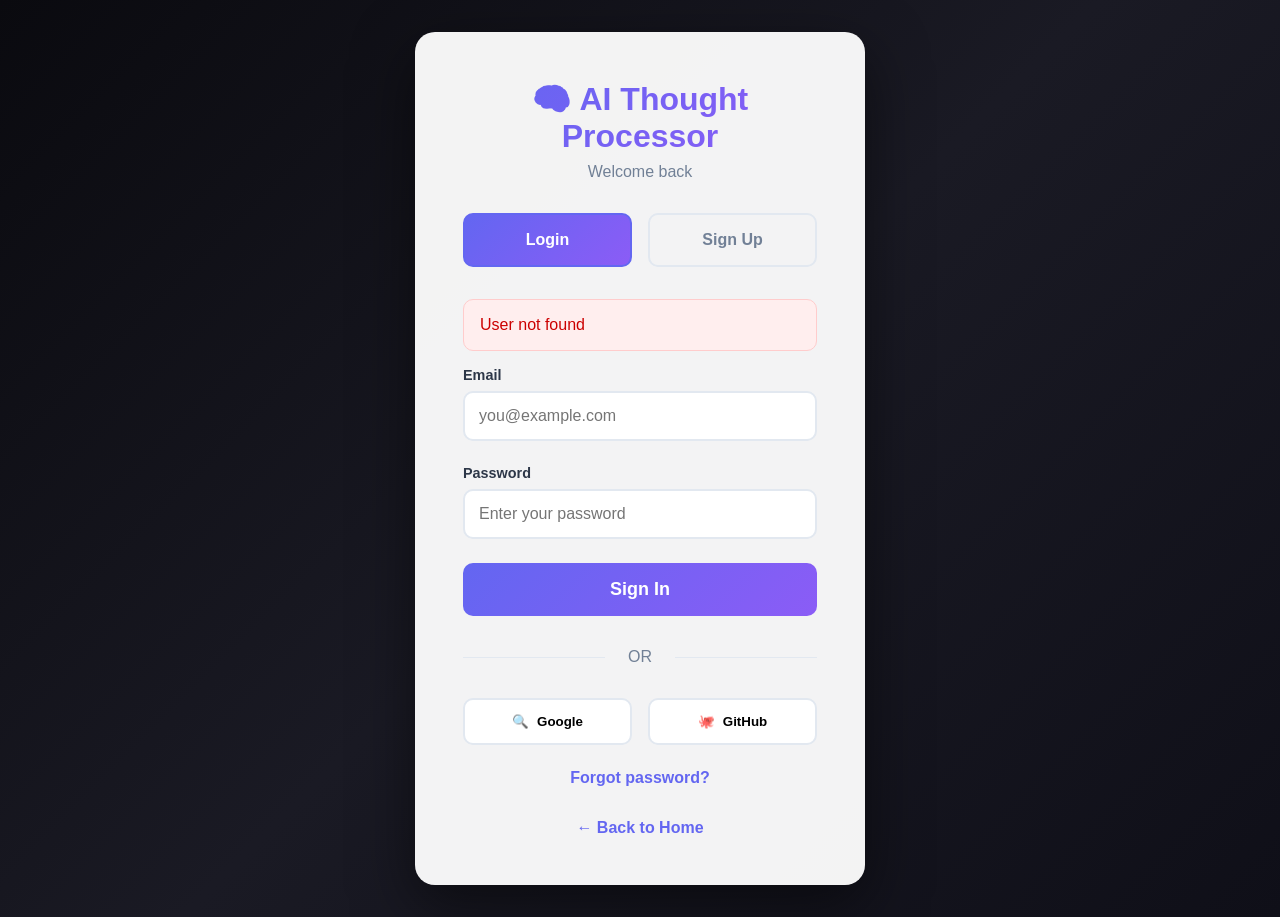
<file: frontend/groups.html>
<!DOCTYPE html>
<html lang="en">
<head>
    <meta charset="UTF-8">
    <meta name="viewport" content="width=device-width, initial-scale=1.0">
    <title>Manage Persona Groups - AI Thought Processor</title>
    <script src="auth-manager.js"></script>
    <style>
        * {
            margin: 0;
            padding: 0;
            box-sizing: border-box;
        }
        
        body {
            font-family: -apple-system, BlinkMacSystemFont, 'Segoe UI', 'Roboto', 'Oxygen', 'Ubuntu', sans-serif;
            background: linear-gradient(135deg, #0a0a0f 0%, #1a1a24 50%, #0f0f18 100%);
            min-height: 100vh;
            color: #e5e7eb;
            padding: 20px;
        }
        
        body::before {
            content: '';
            position: fixed;
            top: 0;
            left: 0;
            width: 100%;
            height: 100%;
            background: 
                radial-gradient(circle at 20% 30%, rgba(99, 102, 241, 0.08) 0%, transparent 40%),
                radial-gradient(circle at 80% 70%, rgba(139, 92, 246, 0.06) 0%, transparent 40%);
            pointer-events: none;
            z-index: 0;
        }
        
        .container {
            max-width: 1200px;
            margin: 0 auto;
            position: relative;
            z-index: 1;
        }
        
        /* Header */
        .header {
            display: flex;
            justify-content: space-between;
            align-items: center;
            padding: 20px;
            background: rgba(17, 17, 27, 0.6);
            border: 1px solid rgba(99, 102, 241, 0.2);
            border-radius: 12px;
            backdrop-filter: blur(20px);
            margin-bottom: 30px;
        }
        
        .header-left {
            display: flex;
            align-items: center;
            gap: 16px;
        }
        
        .back-btn {
            padding: 8px 16px;
            background: rgba(99, 102, 241, 0.15);
            border: 1px solid rgba(99, 102, 241, 0.3);
            border-radius: 8px;
            color: #818cf8;
            text-decoration: none;
            font-size: 0.9rem;
            font-weight: 600;
            transition: all 0.2s;
        }
        
        .back-btn:hover {
            background: rgba(99, 102, 241, 0.25);
            border-color: rgba(99, 102, 241, 0.5);
        }
        
        .page-title {
            font-size: 1.5rem;
            font-weight: 700;
            background: linear-gradient(135deg, #818cf8 0%, #a78bfa 100%);
            -webkit-background-clip: text;
            -webkit-text-fill-color: transparent;
            background-clip: text;
        }
        
        .btn-create-group {
            padding: 10px 20px;
            background: linear-gradient(135deg, #6366f1 0%, #8b5cf6 100%);
            border: none;
            border-radius: 8px;
            color: white;
            font-size: 0.9rem;
            font-weight: 600;
            cursor: pointer;
            transition: all 0.2s;
            box-shadow: 0 4px 20px rgba(99, 102, 241, 0.3);
        }
        
        .btn-create-group:hover {
            transform: translateY(-2px);
            box-shadow: 0 6px 30px rgba(99, 102, 241, 0.5);
        }
        
        /* Groups Grid */
        .groups-grid {
            display: grid;
            grid-template-columns: repeat(auto-fill, minmax(400px, 1fr));
            gap: 24px;
            margin-bottom: 40px;
        }
        
        @media (max-width: 768px) {
            .groups-grid {
                grid-template-columns: 1fr;
            }
        }
        
        /* Group Card */
        .group-card {
            background: rgba(17, 17, 27, 0.6);
            border: 1px solid rgba(99, 102, 241, 0.2);
            border-radius: 12px;
            padding: 20px;
            backdrop-filter: blur(20px);
            transition: all 0.3s;
        }
        
        .group-card:hover {
            border-color: rgba(99, 102, 241, 0.4);
            box-shadow: 0 8px 32px rgba(99, 102, 241, 0.15);
        }
        
        .group-header {
            display: flex;
            justify-content: space-between;
            align-items: flex-start;
            margin-bottom: 12px;
        }
        
        .group-title {
            font-size: 1.1rem;
            font-weight: 600;
            color: #e5e7eb;
        }
        
        .group-actions {
            display: flex;
            gap: 8px;
        }
        
        .btn-icon {
            padding: 6px;
            background: rgba(99, 102, 241, 0.15);
            border: 1px solid rgba(99, 102, 241, 0.3);
            border-radius: 6px;
            color: #818cf8;
            font-size: 0.9rem;
            cursor: pointer;
            transition: all 0.2s;
        }
        
        .btn-icon:hover {
            background: rgba(99, 102, 241, 0.25);
        }
        
        .btn-icon.delete {
            background: rgba(239, 68, 68, 0.15);
            border-color: rgba(239, 68, 68, 0.3);
            color: #ef4444;
        }
        
        .btn-icon.delete:hover {
            background: rgba(239, 68, 68, 0.25);
        }
        
        .group-description {
            font-size: 0.85rem;
            color: #9ca3af;
            margin-bottom: 16px;
        }
        
        .persona-count {
            font-size: 0.8rem;
            color: #6b7280;
            margin-bottom: 12px;
        }
        
        /* Personas List */
        .personas-list {
            margin-top: 12px;
            border-top: 1px solid rgba(99, 102, 241, 0.1);
            padding-top: 12px;
        }
        
        .persona-item {
            display: flex;
            justify-content: space-between;
            align-items: center;
            padding: 10px;
            background: rgba(99, 102, 241, 0.05);
            border-radius: 6px;
            margin-bottom: 8px;
            transition: all 0.2s;
        }
        
        .persona-item:hover {
            background: rgba(99, 102, 241, 0.1);
        }
        
        .persona-info {
            flex: 1;
        }
        
        .persona-name {
            font-size: 0.9rem;
            font-weight: 600;
            color: #e5e7eb;
            margin-bottom: 4px;
        }
        
        .persona-prompt {
            font-size: 0.75rem;
            color: #9ca3af;
            overflow: hidden;
            text-overflow: ellipsis;
            display: -webkit-box;
            -webkit-line-clamp: 2;
            -webkit-box-orient: vertical;
        }
        
        .persona-actions {
            display: flex;
            gap: 6px;
        }
        
        .btn-add-persona {
            width: 100%;
            padding: 8px;
            background: rgba(99, 102, 241, 0.1);
            border: 1px dashed rgba(99, 102, 241, 0.3);
            border-radius: 6px;
            color: #818cf8;
            font-size: 0.85rem;
            cursor: pointer;
            transition: all 0.2s;
        }
        
        .btn-add-persona:hover {
            background: rgba(99, 102, 241, 0.2);
            border-style: solid;
        }
        
        /* Modal */
        .modal-overlay {
            position: fixed;
            top: 0;
            left: 0;
            right: 0;
            bottom: 0;
            background: rgba(0, 0, 0, 0.7);
            backdrop-filter: blur(4px);
            display: flex;
            align-items: center;
            justify-content: center;
            z-index: 1000;
            animation: fadeIn 0.2s ease;
        }
        
        @keyframes fadeIn {
            from { opacity: 0; }
            to { opacity: 1; }
        }
        
        .modal-content {
            background: rgba(17, 17, 27, 0.95);
            border: 1px solid rgba(99, 102, 241, 0.3);
            border-radius: 16px;
            padding: 24px;
            max-width: 500px;
            width: 90%;
            max-height: 80vh;
            overflow-y: auto;
            backdrop-filter: blur(20px);
            box-shadow: 0 20px 60px rgba(0, 0, 0, 0.5);
            animation: slideUp 0.3s ease;
        }
        
        @keyframes slideUp {
            from { transform: translateY(20px); opacity: 0; }
            to { transform: translateY(0); opacity: 1; }
        }
        
        .modal-header {
            display: flex;
            justify-content: space-between;
            align-items: center;
            margin-bottom: 20px;
        }
        
        .modal-title {
            font-size: 1.3rem;
            font-weight: 700;
            color: #e5e7eb;
        }
        
        .modal-close {
            padding: 6px 10px;
            background: rgba(239, 68, 68, 0.1);
            border: 1px solid rgba(239, 68, 68, 0.3);
            border-radius: 6px;
            color: #ef4444;
            font-size: 1rem;
            cursor: pointer;
            transition: all 0.2s;
        }
        
        .modal-close:hover {
            background: rgba(239, 68, 68, 0.2);
        }
        
        .form-group {
            margin-bottom: 16px;
        }
        
        .form-label {
            display: block;
            font-size: 0.85rem;
            font-weight: 600;
            color: #9ca3af;
            margin-bottom: 8px;
            text-transform: uppercase;
            letter-spacing: 0.5px;
        }
        
        .form-input,
        .form-textarea {
            width: 100%;
            padding: 12px;
            background: rgba(17, 17, 27, 0.8);
            border: 1px solid rgba(99, 102, 241, 0.3);
            border-radius: 8px;
            color: #e5e7eb;
            font-family: inherit;
            font-size: 0.9rem;
            transition: all 0.2s;
        }
        
        .form-input:focus,
        .form-textarea:focus {
            outline: none;
            border-color: #6366f1;
            box-shadow: 0 0 0 3px rgba(99, 102, 241, 0.15);
        }
        
        .form-textarea {
            resize: vertical;
            min-height: 120px;
            line-height: 1.6;
        }
        
        .char-count {
            font-size: 0.75rem;
            color: #6b7280;
            text-align: right;
            margin-top: 4px;
        }
        
        .form-hint {
            font-size: 0.75rem;
            color: #6b7280;
            margin-top: 4px;
        }
        
        .modal-actions {
            display: flex;
            gap: 12px;
            justify-content: flex-end;
            margin-top: 24px;
        }
        
        .btn-secondary {
            padding: 10px 20px;
            background: rgba(107, 114, 128, 0.15);
            border: 1px solid rgba(107, 114, 128, 0.3);
            border-radius: 8px;
            color: #9ca3af;
            font-size: 0.9rem;
            font-weight: 600;
            cursor: pointer;
            transition: all 0.2s;
        }
        
        .btn-secondary:hover {
            background: rgba(107, 114, 128, 0.25);
        }
        
        .btn-primary {
            padding: 10px 20px;
            background: linear-gradient(135deg, #6366f1 0%, #8b5cf6 100%);
            border: none;
            border-radius: 8px;
            color: white;
            font-size: 0.9rem;
            font-weight: 600;
            cursor: pointer;
            transition: all 0.2s;
            box-shadow: 0 4px 20px rgba(99, 102, 241, 0.3);
        }
        
        .btn-primary:hover {
            transform: translateY(-2px);
            box-shadow: 0 6px 30px rgba(99, 102, 241, 0.5);
        }
        
        .btn-primary:disabled,
        .btn-secondary:disabled {
            opacity: 0.5;
            cursor: not-allowed;
            transform: none;
        }
        
        /* Empty State */
        .empty-state {
            text-align: center;
            padding: 60px 20px;
            background: rgba(17, 17, 27, 0.6);
            border: 1px dashed rgba(99, 102, 241, 0.3);
            border-radius: 12px;
            backdrop-filter: blur(20px);
        }
        
        .empty-icon {
            font-size: 4rem;
            margin-bottom: 16px;
        }
        
        .empty-title {
            font-size: 1.3rem;
            font-weight: 700;
            color: #e5e7eb;
            margin-bottom: 8px;
        }
        
        .empty-text {
            font-size: 0.95rem;
            color: #9ca3af;
            margin-bottom: 24px;
        }
        
        /* Toast Notification */
        .toast {
            position: fixed;
            bottom: 20px;
            right: 20px;
            padding: 16px 24px;
            background: rgba(17, 17, 27, 0.95);
            border: 1px solid rgba(99, 102, 241, 0.3);
            border-radius: 8px;
            color: #e5e7eb;
            font-size: 0.9rem;
            font-weight: 500;
            box-shadow: 0 8px 32px rgba(0, 0, 0, 0.5);
            backdrop-filter: blur(20px);
            z-index: 2000;
            animation: slideInRight 0.3s ease;
        }
        
        @keyframes slideInRight {
            from { transform: translateX(100%); opacity: 0; }
            to { transform: translateX(0); opacity: 1; }
        }
        
        .toast.success {
            border-color: rgba(34, 197, 94, 0.5);
        }
        
        .toast.error {
            border-color: rgba(239, 68, 68, 0.5);
        }
    </style>
</head>
<body>
    <div class="container">
        <!-- Header -->
        <div class="header">
            <div class="header-left">
                <a href="index.html" class="back-btn">← Back to Thoughts</a>
                <h1 class="page-title">Persona Groups</h1>
            </div>
            <button class="btn-create-group" onclick="showCreateGroupModal()">+ Create Group</button>
        </div>

        <!-- Groups Grid -->
        <div id="groupsContainer" class="groups-grid"></div>

        <!-- Empty State -->
        <div id="emptyState" class="empty-state" style="display: none;">
            <div class="empty-icon">👥</div>
            <h2 class="empty-title">No Persona Groups Yet</h2>
            <p class="empty-text">
                Create your first group with custom personas to get multi-perspective<br>
                feedback on your thoughts.
            </p>
            <button class="btn-create-group" onclick="showCreateGroupModal()">Create Your First Group</button>
        </div>
    </div>

    <script>
        const API_BASE = 'http://localhost:8000';

        // Require authentication on page load
        authManager.requireAuth();

        // Get auth headers (using authManager)
        function getAuthHeaders() {
            return authManager.getAuthHeaders();
        }

        // Get user ID (using authManager)
        function getUserId() {
            return authManager.getUserId();
        }

        // Show toast notification
        function showToast(message, type = 'info') {
            const toast = document.createElement('div');
            toast.className = `toast ${type}`;
            toast.textContent = message;
            document.body.appendChild(toast);

            setTimeout(() => {
                toast.style.animation = 'slideInRight 0.3s ease reverse';
                setTimeout(() => toast.remove(), 300);
            }, 4000);
        }

        // Load all persona groups
        async function loadGroups() {
            const userId = getUserId();
            if (!userId) {
                authManager.logout('User not found');
                return;
            }

            try {
                const response = await authManager.apiRequest(`/groups?user_id=${userId}&include_personas=true`);

                if (response.ok) {
                    const data = await response.json();
                    renderGroups(data.groups);
                } else {
                    throw new Error('Failed to load groups');
                }
            } catch (error) {
                console.error('Error loading groups:', error);
                showToast('Failed to load groups', 'error');
            }
        }

        // Render groups
        function renderGroups(groups) {
            const container = document.getElementById('groupsContainer');
            const emptyState = document.getElementById('emptyState');

            if (!groups || groups.length === 0) {
                container.innerHTML = '';
                emptyState.style.display = 'block';
                return;
            }

            emptyState.style.display = 'none';
            container.innerHTML = groups.map(group => `
                <div class="group-card">
                    <div class="group-header">
                        <h3 class="group-title">${escapeHtml(group.name)}</h3>
                        <div class="group-actions">
                            <button class="btn-icon" onclick="editGroup('${group.id}')" title="Edit Group">✏️</button>
                            <button class="btn-icon delete" onclick="confirmDeleteGroup('${group.id}', '${escapeHtml(group.name)}')" title="Delete Group">🗑️</button>
                        </div>
                    </div>
                    ${group.description ? `<p class="group-description">${escapeHtml(group.description)}</p>` : ''}
                    <div class="persona-count">${group.personas.length} persona${group.personas.length !== 1 ? 's' : ''}</div>
                    
                    <div class="personas-list">
                        ${group.personas.map(persona => `
                            <div class="persona-item">
                                <div class="persona-info">
                                    <div class="persona-name">${escapeHtml(persona.name)}</div>
                                    <div class="persona-prompt">${escapeHtml(persona.prompt)}</div>
                                </div>
                                <div class="persona-actions">
                                    <button class="btn-icon" onclick="editPersona('${group.id}', '${persona.id}')" title="Edit Persona">✏️</button>
                                    <button class="btn-icon delete" onclick="confirmDeletePersona('${group.id}', '${persona.id}', '${escapeHtml(persona.name)}')" title="Delete Persona">🗑️</button>
                                </div>
                            </div>
                        `).join('')}
                        
                        ${group.personas.length < 10 ? `
                            <button class="btn-add-persona" onclick="showCreatePersonaModal('${group.id}')">
                                + Add Persona
                            </button>
                        ` : '<p style="font-size: 0.75rem; color: #6b7280; text-align: center; margin-top: 8px;">Maximum 10 personas reached</p>'}
                    </div>
                </div>
            `).join('');
        }

        // Escape HTML
        function escapeHtml(text) {
            const div = document.createElement('div');
            div.textContent = text;
            return div.innerHTML;
        }

        // Show create group modal
        function showCreateGroupModal() {
            const modal = document.createElement('div');
            modal.className = 'modal-overlay';
            modal.innerHTML = `
                <div class="modal-content">
                    <div class="modal-header">
                        <h2 class="modal-title">Create Persona Group</h2>
                        <button class="modal-close" onclick="this.closest('.modal-overlay').remove()">✕</button>
                    </div>
                    <form onsubmit="createGroup(event)">
                        <div class="form-group">
                            <label class="form-label">Group Name *</label>
                            <input type="text" class="form-input" id="groupName" placeholder="e.g., Career Advisory Board" required maxlength="100">
                            <div class="form-hint">A descriptive name for your group (max 100 characters)</div>
                        </div>
                        <div class="form-group">
                            <label class="form-label">Description (optional)</label>
                            <textarea class="form-textarea" id="groupDescription" placeholder="What is this group for?" maxlength="500" oninput="updateCharCount('groupDescription', 'groupDescCount', 500)"></textarea>
                            <div class="char-count" id="groupDescCount">0 / 500</div>
                        </div>
                        <div class="modal-actions">
                            <button type="button" class="btn-secondary" onclick="this.closest('.modal-overlay').remove()">Cancel</button>
                            <button type="submit" class="btn-primary">Create Group</button>
                        </div>
                    </form>
                </div>
            `;
            document.body.appendChild(modal);
        }

        // Create group
        async function createGroup(event) {
            event.preventDefault();
            
            const name = document.getElementById('groupName').value;
            const description = document.getElementById('groupDescription').value;
            const userId = getUserId();

            try {
                const response = await fetch(`${API_BASE}/groups?user_id=${userId}`, {
                    method: 'POST',
                    headers: getAuthHeaders(),
                    body: JSON.stringify({ name, description: description || null })
                });

                if (response.ok) {
                    showToast('Group created successfully!', 'success');
                    document.querySelector('.modal-overlay').remove();
                    loadGroups();
                } else {
                    const error = await response.json();
                    throw new Error(error.detail || 'Failed to create group');
                }
            } catch (error) {
                showToast(error.message, 'error');
            }
        }

        // Show create persona modal
        function showCreatePersonaModal(groupId) {
            const modal = document.createElement('div');
            modal.className = 'modal-overlay';
            modal.innerHTML = `
                <div class="modal-content">
                    <div class="modal-header">
                        <h2 class="modal-title">Create Persona</h2>
                        <button class="modal-close" onclick="this.closest('.modal-overlay').remove()">✕</button>
                    </div>
                    <form onsubmit="createPersona(event, '${groupId}')">
                        <div class="form-group">
                            <label class="form-label">Persona Name *</label>
                            <input type="text" class="form-input" id="personaName" placeholder="e.g., Pragmatic Tech Lead" required maxlength="100">
                            <div class="form-hint">A clear name for this perspective (max 100 characters)</div>
                        </div>
                        <div class="form-group">
                            <label class="form-label">Persona Prompt *</label>
                            <textarea class="form-textarea" id="personaPrompt" placeholder="You are a senior technical leader focused on scalability, maintainability, and team efficiency. You consider technical debt and long-term consequences." required maxlength="2000" oninput="updateCharCount('personaPrompt', 'personaPromptCount', 2000)"></textarea>
                            <div class="char-count" id="personaPromptCount">0 / 2000</div>
                            <div class="form-hint">Describe this persona's role, perspective, and focus areas</div>
                        </div>
                        <div class="modal-actions">
                            <button type="button" class="btn-secondary" onclick="this.closest('.modal-overlay').remove()">Cancel</button>
                            <button type="submit" class="btn-primary">Create Persona</button>
                        </div>
                    </form>
                </div>
            `;
            document.body.appendChild(modal);
        }

        // Create persona
        async function createPersona(event, groupId) {
            event.preventDefault();
            
            const name = document.getElementById('personaName').value;
            const prompt = document.getElementById('personaPrompt').value;

            try {
                const response = await fetch(`${API_BASE}/groups/${groupId}/personas`, {
                    method: 'POST',
                    headers: getAuthHeaders(),
                    body: JSON.stringify({ name, prompt })
                });

                if (response.ok) {
                    showToast('Persona created successfully!', 'success');
                    document.querySelector('.modal-overlay').remove();
                    loadGroups();
                } else {
                    const error = await response.json();
                    throw new Error(error.detail || 'Failed to create persona');
                }
            } catch (error) {
                showToast(error.message, 'error');
            }
        }

        // Confirm delete group
        function confirmDeleteGroup(groupId, groupName) {
            if (confirm(`Are you sure you want to delete "${groupName}"? This will also delete all personas in this group.`)) {
                deleteGroup(groupId);
            }
        }

        // Delete group
        async function deleteGroup(groupId) {
            try {
                const response = await fetch(`${API_BASE}/groups/${groupId}`, {
                    method: 'DELETE',
                    headers: getAuthHeaders()
                });

                if (response.ok || response.status === 204) {
                    showToast('Group deleted successfully!', 'success');
                    loadGroups();
                } else {
                    throw new Error('Failed to delete group');
                }
            } catch (error) {
                showToast(error.message, 'error');
            }
        }

        // Confirm delete persona
        function confirmDeletePersona(groupId, personaId, personaName) {
            if (confirm(`Are you sure you want to delete "${personaName}"?`)) {
                deletePersona(personaId);
            }
        }

        // Delete persona
        async function deletePersona(personaId) {
            try {
                const response = await fetch(`${API_BASE}/personas/${personaId}`, {
                    method: 'DELETE',
                    headers: getAuthHeaders()
                });

                if (response.ok || response.status === 204) {
                    showToast('Persona deleted successfully!', 'success');
                    loadGroups();
                } else {
                    throw new Error('Failed to delete persona');
                }
            } catch (error) {
                showToast(error.message, 'error');
            }
        }

        // Update character count
        function updateCharCount(inputId, countId, max) {
            const input = document.getElementById(inputId);
            const counter = document.getElementById(countId);
            counter.textContent = `${input.value.length} / ${max}`;
        }

        // Edit group (simplified for now - you can enhance this)
        async function editGroup(groupId) {
            showToast('Edit feature coming soon!', 'info');
            // TODO: Implement edit modal with pre-filled values
        }

        // Edit persona (simplified for now - you can enhance this)
        async function editPersona(groupId, personaId) {
            showToast('Edit feature coming soon!', 'info');
            // TODO: Implement edit modal with pre-filled values
        }

        // Initialize
        loadGroups();
    </script>
</body>
</html>
</file>
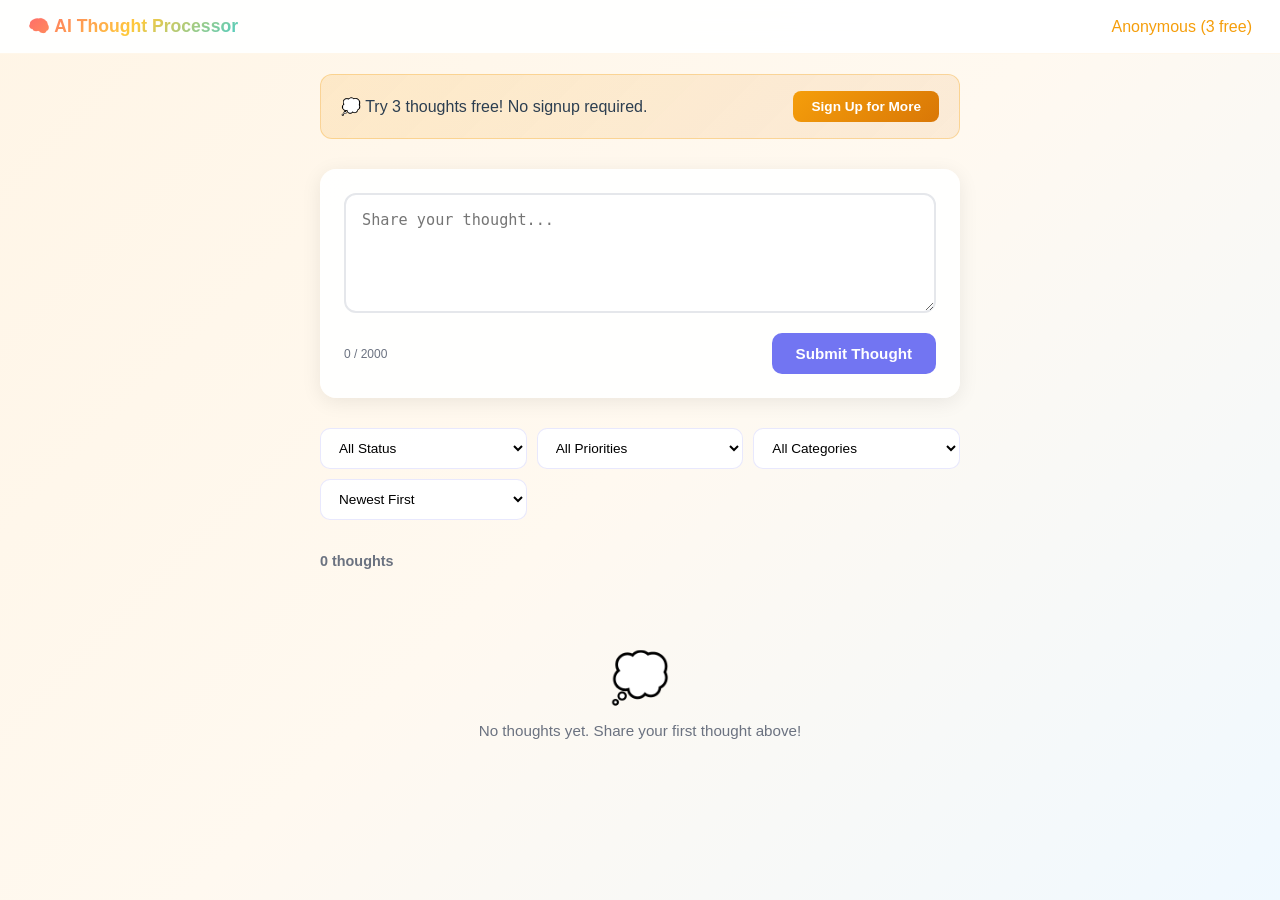
<file: frontend/index-mvc.html>
<!DOCTYPE html>
<html lang="en">
<head>
    <meta charset="UTF-8">
    <meta name="viewport" content="width=device-width, initial-scale=1.0">
    <title>AI Thought Processor - MVC</title>
    
    <!-- Load Auth Manager First -->
    <script src="auth-manager.js"></script>
    
    <!-- Load Services -->
    <script src="services/ApiService.js"></script>
    
    <!-- Load Models -->
    <script src="models/ThoughtModel.js"></script>
    <script src="models/GroupModel.js"></script>
    
    <!-- Load Views -->
    <script src="views/ThoughtView.js"></script>
    <script src="views/FormView.js"></script>
    <script src="views/FilterView.js"></script>
    
    <!-- Load Controllers -->
    <script src="controllers/ThoughtController.js"></script>
    <script src="controllers/StreamController.js"></script>
    
    <!-- Load App Initializer -->
    <script src="app.js"></script>
    
    <style>
        /* Existing styles from index.html */
        * {
            margin: 0;
            padding: 0;
            box-sizing: border-box;
        }
        
        body {
            font-family: -apple-system, BlinkMacSystemFont, 'Segoe UI', 'Roboto', 'Oxygen', 'Ubuntu', sans-serif;
            background: linear-gradient(135deg, #FFF5E6 0%, #FFF9F0 50%, #F0F9FF 100%);
            min-height: 100vh;
            color: #2C3E50;
        }
        
        .container {
            max-width: 680px;
            margin: 0 auto;
            padding: 0 20px;
        }
        
        .header-row {
            display: flex;
            justify-content: space-between;
            align-items: center;
            padding: 16px 28px;
            background: rgba(255, 255, 255, 0.95);
            border-bottom: 1px solid rgba(255, 200, 124, 0.15);
            backdrop-filter: blur(20px);
            position: sticky;
            top: 0;
            z-index: 100;
        }
        
        .app-title {
            font-size: 1.1rem;
            font-weight: 700;
            background: linear-gradient(135deg, #FF6B6B 0%, #FFC93C 50%, #4ECDC4 100%);
            -webkit-background-clip: text;
            -webkit-text-fill-color: transparent;
        }
        
        .anonymous-banner {
            margin: 20px 0;
            padding: 16px 20px;
            background: linear-gradient(135deg, rgba(245, 158, 11, 0.15), rgba(217, 119, 6, 0.1));
            border: 1px solid rgba(245, 158, 11, 0.3);
            border-radius: 12px;
            display: none;
            justify-content: space-between;
            align-items: center;
            gap: 16px;
        }
        
        .btn-signup {
            padding: 8px 18px;
            background: linear-gradient(135deg, #f59e0b 0%, #d97706 100%);
            border: none;
            border-radius: 8px;
            color: white;
            font-size: 0.85rem;
            font-weight: 600;
            cursor: pointer;
        }
        
        .thought-input-section {
            margin: 30px 0;
            padding: 24px;
            background: rgba(255, 255, 255, 0.95);
            border-radius: 16px;
            box-shadow: 0 4px 20px rgba(0, 0, 0, 0.08);
        }
        
        textarea {
            width: 100%;
            min-height: 120px;
            padding: 16px;
            border: 2px solid #e5e7eb;
            border-radius: 12px;
            font-size: 0.95rem;
            resize: vertical;
        }
        
        .action-row {
            margin-top: 16px;
            display: flex;
            justify-content: space-between;
            align-items: center;
        }
        
        .submit-btn {
            padding: 12px 24px;
            background: rgba(99, 102, 241, 0.9);
            color: white;
            border: none;
            border-radius: 10px;
            cursor: pointer;
            font-size: 0.95rem;
            font-weight: 600;
        }
        
        .submit-btn:hover {
            background: rgba(99, 102, 241, 1);
        }
        
        .submit-btn:disabled {
            opacity: 0.5;
            cursor: not-allowed;
        }
        
        .char-count {
            font-size: 0.75rem;
            color: #6b7280;
        }
        
        .status-message {
            margin-top: 12px;
            padding: 12px 16px;
            border-radius: 10px;
            font-size: 0.85rem;
            display: none;
        }
        
        .status-message.show {
            display: block;
        }
        
        .status-message.success {
            background: rgba(16, 185, 129, 0.15);
            color: #10b981;
        }
        
        .status-message.error {
            background: rgba(239, 68, 68, 0.15);
            color: #ef4444;
        }
        
        .status-message.info {
            background: rgba(99, 102, 241, 0.15);
            color: #818cf8;
        }
        
        .filters-section {
            margin-bottom: 32px;
        }
        
        .filter-grid {
            display: grid;
            grid-template-columns: repeat(auto-fit, minmax(160px, 1fr));
            gap: 10px;
        }
        
        .filter-select {
            padding: 11px 14px;
            background: rgba(255, 255, 255, 0.95);
            border: 1.5px solid rgba(99, 102, 241, 0.15);
            border-radius: 10px;
            font-size: 0.85rem;
            cursor: pointer;
        }
        
        .thoughts-section {
            margin-bottom: 40px;
        }
        
        .thought-count {
            font-size: 0.9rem;
            color: #6b7280;
            font-weight: 600;
        }
        
        .thoughts-list {
            margin-top: 20px;
        }
        
        .thought-card {
            margin-bottom: 16px;
            padding: 20px;
            background: rgba(255, 255, 255, 0.95);
            border-radius: 12px;
            box-shadow: 0 2px 8px rgba(0, 0, 0, 0.05);
        }
        
        .thought-header {
            display: flex;
            justify-content: space-between;
            align-items: center;
            margin-bottom: 12px;
        }
        
        .thought-meta {
            display: flex;
            gap: 8px;
        }
        
        .status-badge, .priority-badge, .category-badge {
            padding: 4px 10px;
            border-radius: 6px;
            font-size: 0.75rem;
            font-weight: 600;
        }
        
        .status-badge.completed {
            background: rgba(16, 185, 129, 0.15);
            color: #10b981;
        }
        
        .status-badge.processing {
            background: rgba(59, 130, 246, 0.15);
            color: #3b82f6;
        }
        
        .status-badge.pending {
            background: rgba(156, 163, 175, 0.15);
            color: #6b7280;
        }
        
        .thought-content {
            margin-bottom: 12px;
            line-height: 1.6;
        }
        
        .thought-date {
            font-size: 0.75rem;
            color: #9ca3af;
        }
        
        .loading {
            text-align: center;
            padding: 40px;
        }
        
        .spinner {
            width: 40px;
            height: 40px;
            border: 4px solid rgba(99, 102, 241, 0.2);
            border-top-color: rgba(99, 102, 241, 0.8);
            border-radius: 50%;
            animation: spin 1s linear infinite;
            margin: 0 auto 16px;
        }
        
        @keyframes spin {
            to { transform: rotate(360deg); }
        }
        
        .empty-state {
            text-align: center;
            padding: 60px 20px;
        }
        
        .empty-icon {
            font-size: 3rem;
            margin-bottom: 16px;
        }
        
        .empty-text {
            color: #6b7280;
            font-size: 0.95rem;
        }
    </style>
</head>
<body>
    <!-- Header -->
    <div class="header-row">
        <div class="app-title">
            <span class="icon">🧠</span>
            AI Thought Processor
        </div>
        <div id="userEmail"></div>
    </div>

    <div class="container">
        <!-- Anonymous Banner -->
        <div id="anonymousBanner" class="anonymous-banner"></div>

        <!-- Thought Input Section -->
        <div class="thought-input-section">
            <form id="thoughtForm">
                <textarea 
                    id="thoughtText" 
                    name="thoughtText"
                    placeholder="Share your thought..." 
                    maxlength="2000"
                    required
                ></textarea>
                
                <div class="action-row">
                    <span class="char-count" id="charCount">0 / 2000</span>
                    <button type="submit" id="submitBtn" class="submit-btn">
                        Submit Thought
                    </button>
                </div>
                
                <input type="hidden" name="processingMode" value="fast">
                <input type="hidden" name="selectedGroup" value="">
                
                <div id="statusMessage" class="status-message"></div>
            </form>
        </div>

        <!-- Filters Section -->
        <div class="filters-section">
            <div class="filter-grid">
                <select id="filterStatus" class="filter-select">
                    <option value="all">All Status</option>
                    <option value="pending">Pending</option>
                    <option value="processing">Processing</option>
                    <option value="completed">Completed</option>
                    <option value="failed">Failed</option>
                </select>
                
                <select id="filterPriority" class="filter-select">
                    <option value="all">All Priorities</option>
                    <option value="critical">Critical</option>
                    <option value="high">High</option>
                    <option value="medium">Medium</option>
                    <option value="low">Low</option>
                </select>
                
                <select id="filterCategory" class="filter-select">
                    <option value="all">All Categories</option>
                    <option value="idea">Idea</option>
                    <option value="question">Question</option>
                    <option value="concern">Concern</option>
                    <option value="observation">Observation</option>
                    <option value="reflection">Reflection</option>
                </select>
                
                <select id="sortBy" class="filter-select">
                    <option value="created_desc">Newest First</option>
                    <option value="created_asc">Oldest First</option>
                    <option value="priority_desc">Priority (High-Low)</option>
                    <option value="value_desc">Value (High-Low)</option>
                </select>
            </div>
        </div>

        <!-- Thoughts List -->
        <div class="thoughts-section">
            <div class="thoughts-header">
                <span class="thought-count" id="thoughtCount">0 thoughts</span>
            </div>
            
            <div id="thoughtsList" class="thoughts-list">
                <div class="loading">
                    <div class="spinner"></div>
                    <p>Loading thoughts...</p>
                </div>
            </div>
        </div>
    </div>
</body>
</html>
</file>
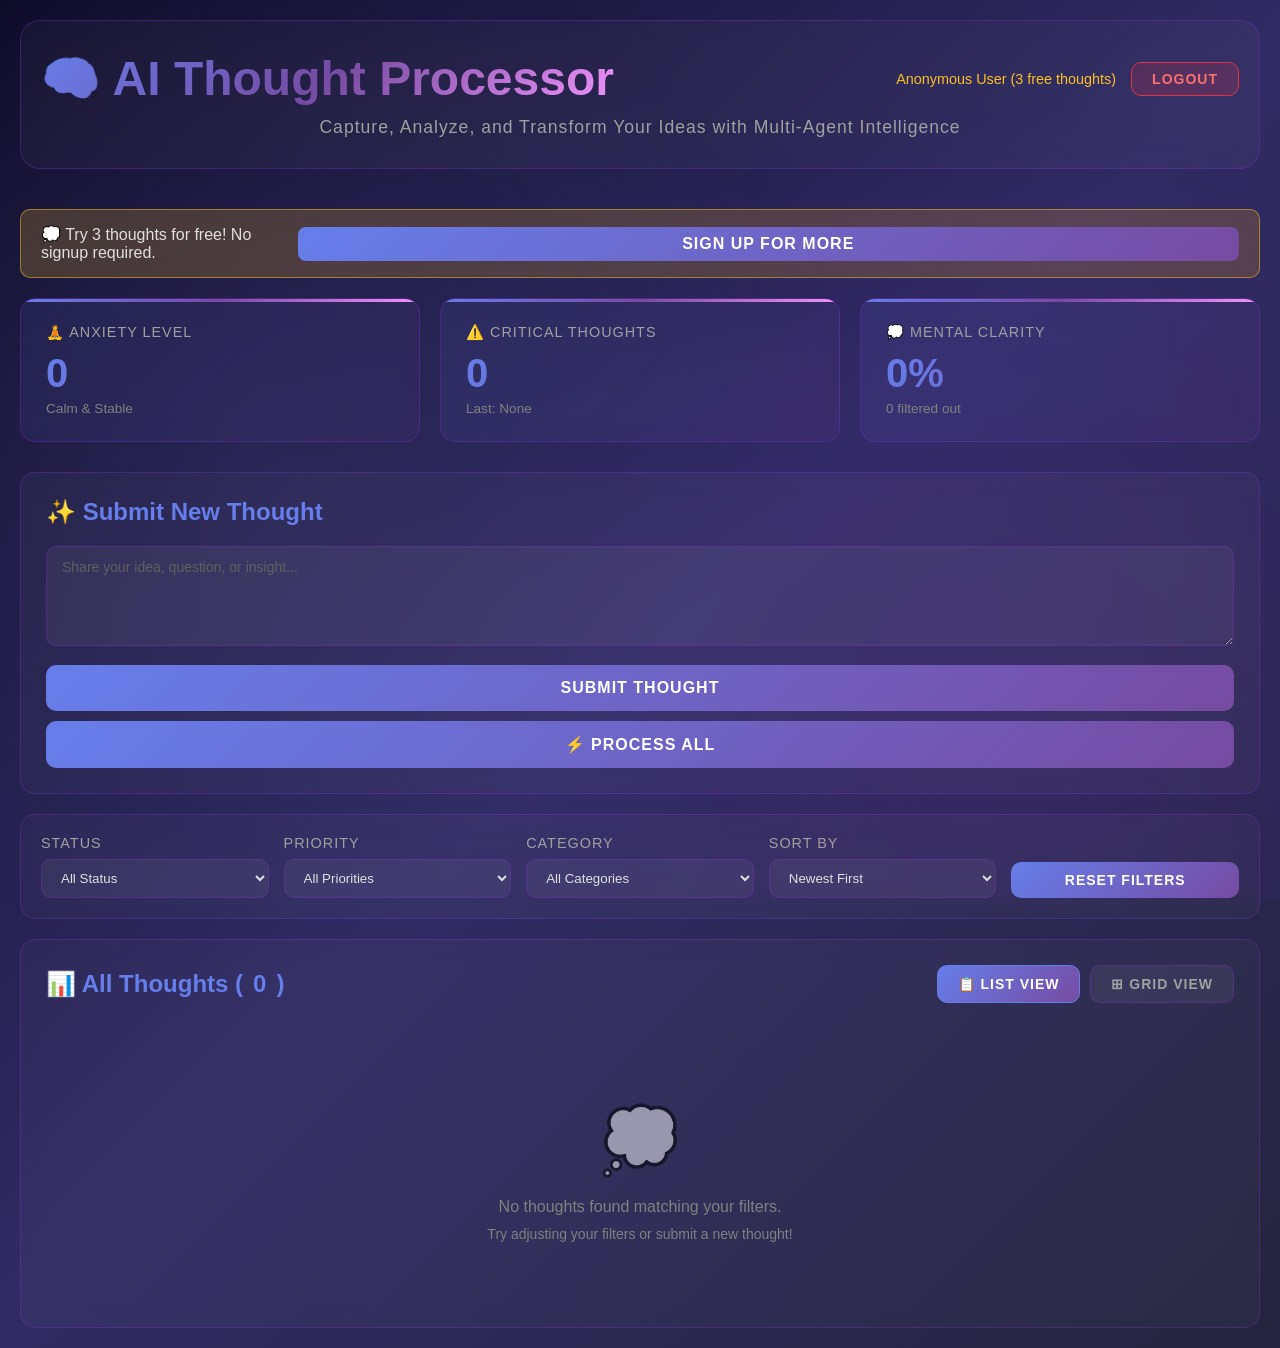
<file: frontend/index.tem.html>
<!DOCTYPE html>
<html lang="en">
<head>
    <meta charset="UTF-8">
    <meta name="viewport" content="width=device-width, initial-scale=1.0">
    <title>AI Thought Processor</title>
    <style>
        * {
            margin: 0;
            padding: 0;
            box-sizing: border-box;
        }
        
        body {
            font-family: 'Segoe UI', Tahoma, Geneva, Verdana, sans-serif;
            background: linear-gradient(135deg, #0f0c29 0%, #302b63 50%, #24243e 100%);
            min-height: 100vh;
            color: #e0e0e0;
            padding: 20px;
            position: relative;
            overflow-x: hidden;
        }
        
        body::before {
            content: '';
            position: fixed;
            top: 0;
            left: 0;
            width: 100%;
            height: 100%;
            background: 
                radial-gradient(circle at 20% 50%, rgba(120, 119, 198, 0.1) 0%, transparent 50%),
                radial-gradient(circle at 80% 80%, rgba(138, 43, 226, 0.1) 0%, transparent 50%);
            pointer-events: none;
            z-index: 0;
        }
        
        .container {
            max-width: 1400px;
            margin: 0 auto;
            position: relative;
            z-index: 1;
        }
        
        .header {
            text-align: center;
            margin-bottom: 40px;
            padding: 30px 20px;
            background: rgba(255, 255, 255, 0.03);
            border-radius: 20px;
            border: 1px solid rgba(138, 43, 226, 0.3);
            backdrop-filter: blur(10px);
        }
        
        .header h1 {
            font-size: 3rem;
            background: linear-gradient(135deg, #667eea 0%, #764ba2 50%, #f093fb 100%);
            -webkit-background-clip: text;
            -webkit-text-fill-color: transparent;
            background-clip: text;
            margin-bottom: 10px;
            font-weight: 700;
        }
        
        .header p {
            color: #a0a0a0;
            font-size: 1.1rem;
            letter-spacing: 1px;
        }
        
        .dashboard {
            display: grid;
            grid-template-columns: repeat(auto-fit, minmax(250px, 1fr));
            gap: 20px;
            margin-bottom: 30px;
        }
        
        .stat-card {
            background: linear-gradient(135deg, rgba(102, 126, 234, 0.1) 0%, rgba(118, 75, 162, 0.1) 100%);
            border: 1px solid rgba(138, 43, 226, 0.3);
            border-radius: 15px;
            padding: 25px;
            backdrop-filter: blur(10px);
            transition: all 0.3s ease;
            position: relative;
            overflow: hidden;
        }
        
        .stat-card::before {
            content: '';
            position: absolute;
            top: 0;
            left: 0;
            width: 100%;
            height: 3px;
            background: linear-gradient(90deg, #667eea, #764ba2, #f093fb);
        }
        
        .stat-card:hover {
            transform: translateY(-5px);
            box-shadow: 0 10px 30px rgba(138, 43, 226, 0.3);
            border-color: rgba(138, 43, 226, 0.6);
        }
        
        .stat-label {
            font-size: 0.9rem;
            color: #a0a0a0;
            text-transform: uppercase;
            letter-spacing: 1px;
            margin-bottom: 10px;
        }
        
        .stat-value {
            font-size: 2.5rem;
            font-weight: 700;
            background: linear-gradient(135deg, #667eea 0%, #764ba2 100%);
            -webkit-background-clip: text;
            -webkit-text-fill-color: transparent;
            background-clip: text;
            margin-bottom: 5px;
        }
        
        .stat-subtitle {
            font-size: 0.85rem;
            color: #808080;
        }
        
        .strength-meter {
            margin-top: 15px;
        }
        
        .meter-bar {
            height: 8px;
            background: rgba(255, 255, 255, 0.1);
            border-radius: 10px;
            overflow: hidden;
        }
        
        .meter-fill {
            height: 100%;
            background: linear-gradient(90deg, #667eea, #764ba2, #f093fb);
            border-radius: 10px;
            transition: width 0.5s ease;
            box-shadow: 0 0 10px rgba(102, 126, 234, 0.5);
        }
        
        .main-grid {
            display: grid;
            grid-template-columns: 1fr 1fr;
            gap: 20px;
            margin-bottom: 20px;
        }
        
        @media (max-width: 768px) {
            .main-grid {
                grid-template-columns: 1fr;
            }
        }
        
        .card {
            background: rgba(255, 255, 255, 0.03);
            border-radius: 15px;
            padding: 25px;
            border: 1px solid rgba(138, 43, 226, 0.3);
            backdrop-filter: blur(10px);
            transition: all 0.3s ease;
        }
        
        .card:hover {
            border-color: rgba(138, 43, 226, 0.6);
            box-shadow: 0 10px 30px rgba(138, 43, 226, 0.2);
        }
        
        .card h2 {
            color: #667eea;
            margin-bottom: 20px;
            font-size: 1.5rem;
            display: flex;
            align-items: center;
            gap: 10px;
        }
        
        .form-group {
            margin-bottom: 15px;
        }
        
        label {
            display: block;
            margin-bottom: 8px;
            color: #a0a0a0;
            font-weight: 500;
            font-size: 0.9rem;
            text-transform: uppercase;
            letter-spacing: 1px;
        }
        
        textarea, input {
            width: 100%;
            padding: 12px 15px;
            background: rgba(255, 255, 255, 0.05);
            border: 1px solid rgba(138, 43, 226, 0.3);
            border-radius: 10px;
            color: #e0e0e0;
            font-family: inherit;
            font-size: 14px;
            transition: all 0.3s;
        }
        
        textarea:focus, input:focus {
            outline: none;
            border-color: #667eea;
            background: rgba(255, 255, 255, 0.08);
            box-shadow: 0 0 20px rgba(102, 126, 234, 0.2);
        }
        
        textarea {
            resize: vertical;
            min-height: 120px;
        }
        
        textarea::placeholder, input::placeholder {
            color: #606060;
        }
        
        button {
            width: 100%;
            padding: 14px 24px;
            background: linear-gradient(135deg, #667eea 0%, #764ba2 100%);
            color: white;
            border: none;
            border-radius: 10px;
            font-size: 16px;
            font-weight: 600;
            cursor: pointer;
            transition: all 0.3s;
            text-transform: uppercase;
            letter-spacing: 1px;
            position: relative;
            overflow: hidden;
        }
        
        button::before {
            content: '';
            position: absolute;
            top: 50%;
            left: 50%;
            width: 0;
            height: 0;
            border-radius: 50%;
            background: rgba(255, 255, 255, 0.2);
            transform: translate(-50%, -50%);
            transition: width 0.6s, height 0.6s;
        }
        
        button:hover::before {
            width: 300px;
            height: 300px;
        }
        
        button:hover {
            transform: translateY(-2px);
            box-shadow: 0 10px 30px rgba(102, 126, 234, 0.4);
        }
        
        button:active {
            transform: translateY(0);
        }
        
        button:disabled {
            background: rgba(255, 255, 255, 0.1);
            cursor: not-allowed;
            transform: none;
        }
        
        .status {
            margin-top: 15px;
            padding: 12px 15px;
            border-radius: 10px;
            font-size: 14px;
            border: 1px solid;
        }
        
        .status.success {
            background: rgba(52, 168, 83, 0.2);
            border-color: #34a853;
            color: #4ade80;
        }
        
        .status.error {
            background: rgba(220, 53, 69, 0.2);
            border-color: #dc3545;
            color: #f87171;
        }
        
        .status.info {
            background: rgba(102, 126, 234, 0.2);
            border-color: #667eea;
            color: #93c5fd;
        }
        
        .filters {
            background: rgba(255, 255, 255, 0.03);
            border: 1px solid rgba(138, 43, 226, 0.3);
            border-radius: 15px;
            padding: 20px;
            margin-bottom: 20px;
            backdrop-filter: blur(10px);
        }
        
        .filter-grid {
            display: grid;
            grid-template-columns: repeat(auto-fit, minmax(200px, 1fr));
            gap: 15px;
            align-items: end;
        }
        
        .filter-group {
            display: flex;
            flex-direction: column;
        }
        
        select {
            padding: 10px 15px;
            background: rgba(255, 255, 255, 0.05);
            border: 1px solid rgba(138, 43, 226, 0.3);
            border-radius: 10px;
            color: #e0e0e0;
            font-family: inherit;
            cursor: pointer;
            transition: all 0.3s;
        }
        
        select:focus {
            outline: none;
            border-color: #667eea;
            box-shadow: 0 0 20px rgba(102, 126, 234, 0.2);
        }
        
        select option {
            background: #1a1a2e;
            color: #e0e0e0;
        }
        
        .btn-small {
            padding: 10px 20px;
            font-size: 14px;
            width: auto;
        }
        
        .thoughts-list {
            grid-column: 1 / -1;
        }
        
        .view-toggle {
            display: flex;
            gap: 10px;
            margin-bottom: 20px;
        }
        
        .view-btn {
            padding: 10px 20px;
            background: rgba(255, 255, 255, 0.05);
            border: 1px solid rgba(138, 43, 226, 0.3);
            border-radius: 10px;
            color: #a0a0a0;
            cursor: pointer;
            transition: all 0.3s;
            font-size: 14px;
            width: auto;
        }
        
        .view-btn.active {
            background: linear-gradient(135deg, #667eea 0%, #764ba2 100%);
            color: white;
            border-color: #667eea;
        }
        
        .thoughts-grid {
            display: grid;
            grid-template-columns: repeat(auto-fill, minmax(320px, 1fr));
            gap: 20px;
        }
        
        .thoughts-timeline {
            display: flex;
            flex-direction: column;
            gap: 15px;
        }
        
        .thought-item {
            background: rgba(255, 255, 255, 0.03);
            padding: 20px;
            border-radius: 12px;
            border-left: 4px solid #667eea;
            border: 1px solid rgba(138, 43, 226, 0.3);
            transition: all 0.3s ease;
            cursor: pointer;
            backdrop-filter: blur(10px);
        }
        
        .thought-item:hover {
            transform: translateX(5px);
            border-color: rgba(138, 43, 226, 0.6);
            box-shadow: 0 5px 20px rgba(138, 43, 226, 0.3);
        }
        
        .thought-item.completed {
            border-left-color: #34a853;
        }
        
        .thought-item.pending {
            border-left-color: #fbbf24;
        }
        
        .thought-item.processing {
            border-left-color: #3b82f6;
        }
        
        .thought-item.failed {
            border-left-color: #dc3545;
        }
        
        .thought-header {
            display: flex;
            justify-content: space-between;
            align-items: center;
            margin-bottom: 12px;
            flex-wrap: wrap;
            gap: 10px;
        }
        
        .thought-status {
            padding: 5px 12px;
            border-radius: 20px;
            font-size: 11px;
            font-weight: 600;
            text-transform: uppercase;
            letter-spacing: 1px;
        }
        
        .thought-status.completed {
            background: rgba(52, 168, 83, 0.2);
            color: #4ade80;
            border: 1px solid #34a853;
        }
        
        .thought-status.pending {
            background: rgba(251, 191, 36, 0.2);
            color: #fbbf24;
            border: 1px solid #fbbf24;
        }
        
        .thought-status.processing {
            background: rgba(59, 130, 246, 0.2);
            color: #60a5fa;
            border: 1px solid #3b82f6;
        }
        
        .thought-status.failed {
            background: rgba(220, 53, 69, 0.2);
            color: #f87171;
            border: 1px solid #dc3545;
        }
        
        .thought-text {
            color: #e0e0e0;
            margin-bottom: 12px;
            line-height: 1.6;
            font-size: 15px;
        }
        
        .thought-details {
            font-size: 12px;
            color: #808080;
            display: flex;
            gap: 15px;
            flex-wrap: wrap;
        }
        
        .thought-meta {
            display: flex;
            align-items: center;
            gap: 5px;
        }
        
        .priority-badge {
            padding: 4px 10px;
            border-radius: 12px;
            font-size: 11px;
            font-weight: 600;
            text-transform: uppercase;
        }
        
        .priority-critical {
            background: rgba(220, 53, 69, 0.2);
            color: #f87171;
            border: 1px solid #dc3545;
        }
        
        .priority-high {
            background: rgba(249, 115, 22, 0.2);
            color: #fb923c;
            border: 1px solid #f97316;
        }
        
        .priority-medium {
            background: rgba(251, 191, 36, 0.2);
            color: #fbbf24;
            border: 1px solid #fbbf24;
        }
        
        .priority-low {
            background: rgba(156, 163, 175, 0.2);
            color: #9ca3af;
            border: 1px solid #6b7280;
        }
        
        .value-score {
            display: inline-flex;
            align-items: center;
            gap: 5px;
            padding: 4px 10px;
            background: rgba(102, 126, 234, 0.2);
            border-radius: 12px;
            border: 1px solid rgba(102, 126, 234, 0.4);
            font-size: 11px;
            font-weight: 600;
        }
        
        .loading {
            text-align: center;
            padding: 60px;
            color: #808080;
        }
        
        .spinner {
            border: 3px solid rgba(255, 255, 255, 0.1);
            border-top: 3px solid #667eea;
            border-radius: 50%;
            width: 50px;
            height: 50px;
            animation: spin 1s linear infinite;
            margin: 0 auto 20px;
        }
        
        @keyframes spin {
            0% { transform: rotate(0deg); }
            100% { transform: rotate(360deg); }
        }
        
        ::-webkit-scrollbar {
            width: 10px;
        }
        
        ::-webkit-scrollbar-track {
            background: rgba(255, 255, 255, 0.05);
        }
        
        ::-webkit-scrollbar-thumb {
            background: linear-gradient(135deg, #667eea 0%, #764ba2 100%);
            border-radius: 10px;
        }
        
        ::-webkit-scrollbar-thumb:hover {
            background: linear-gradient(135deg, #764ba2 0%, #667eea 100%);
        }
        
        .empty-state {
            text-align: center;
            padding: 60px 20px;
            color: #808080;
        }
        
        .empty-state-icon {
            font-size: 4rem;
            margin-bottom: 20px;
            opacity: 0.5;
        }
    </style>
</head>
<body>
    <div class="container">
        <div class="header">
            <div style="display: flex; justify-content: space-between; align-items: center; margin-bottom: 10px;">
                <h1 style="margin: 0;">🧠 AI Thought Processor</h1>
                <div style="display: flex; gap: 15px; align-items: center;">
                    <span id="userEmail" style="color: #a0a0a0; font-size: 0.9rem;"></span>
                    <button onclick="logout()" style="padding: 8px 20px; width: auto; font-size: 14px; background: rgba(220, 53, 69, 0.2); border: 1px solid #dc3545; color: #f87171;">
                        Logout
                    </button>
                </div>
            </div>
            <p>Capture, Analyze, and Transform Your Ideas with Multi-Agent Intelligence</p>
        </div>

        <div class="dashboard" id="dashboard">
            <div class="stat-card">
                <div class="stat-label">🧘 Anxiety Level</div>
                <div class="stat-value" id="anxietyLevel">0</div>
                <div class="stat-subtitle" id="anxietySubtitle">Calm & Stable</div>
            </div>

            <div class="stat-card">
                <div class="stat-label">⚠️ Critical Thoughts</div>
                <div class="stat-value" id="criticalCount">0</div>
                <div class="stat-subtitle">Last: <span id="lastCritical">None</span></div>
            </div>

            <div class="stat-card">
                <div class="stat-label">💭 Mental Clarity</div>
                <div class="stat-value" id="clarityScore">0%</div>
                <div class="stat-subtitle" id="nonEssentialCount">Essential thoughts</div>
            </div>
        </div>

        <div class="card" style="margin-bottom: 20px;">
            <h2>✨ Submit New Thought</h2>
            <div class="form-group">
                <textarea id="thoughtText" placeholder="Share your idea, question, or insight..." style="min-height: 100px;"></textarea>
            </div>
            <div style="display: flex; gap: 10px; align-items: center; flex-wrap: wrap;">
                <button onclick="submitThought()" style="flex: 1; min-width: 200px;">Submit Thought</button>
                <span id="pendingBadge" style="display: none; padding: 8px 16px; background: rgba(251, 191, 36, 0.2); border: 1px solid #fbbf24; border-radius: 20px; color: #fbbf24; font-size: 14px; font-weight: 600;">
                    <span id="pendingCount">0</span> Pending
                </span>
                <button onclick="triggerProcess()" class="btn-secondary" style="min-width: 180px;">⚡ Process All</button>
            </div>
            <div id="submitStatus"></div>
            <div id="processStatus"></div>
        </div>

        <div class="filters">
            <div class="filter-grid">
                <div class="filter-group">
                    <label>Status</label>
                    <select id="filterStatus" onchange="applyFilters()">
                        <option value="all">All Status</option>
                        <option value="completed">Completed</option>
                        <option value="pending">Pending</option>
                        <option value="processing">Processing</option>
                        <option value="failed">Failed</option>
                    </select>
                </div>
                
                <div class="filter-group">
                    <label>Priority</label>
                    <select id="filterPriority" onchange="applyFilters()">
                        <option value="all">All Priorities</option>
                        <option value="critical">Critical</option>
                        <option value="high">High</option>
                        <option value="medium">Medium</option>
                        <option value="low">Low</option>
                    </select>
                </div>
                
                <div class="filter-group">
                    <label>Category</label>
                    <select id="filterCategory" onchange="applyFilters()">
                        <option value="all">All Categories</option>
                        <option value="idea">Idea</option>
                        <option value="question">Question</option>
                        <option value="concern">Concern</option>
                        <option value="observation">Observation</option>
                        <option value="reflection">Reflection</option>
                    </select>
                </div>
                
                <div class="filter-group">
                    <label>Sort By</label>
                    <select id="sortBy" onchange="applyFilters()">
                        <option value="created_desc">Newest First</option>
                        <option value="created_asc">Oldest First</option>
                        <option value="priority_desc">Priority (High-Low)</option>
                        <option value="value_desc">Value (High-Low)</option>
                        <option value="strength_desc">Strength (High-Low)</option>
                    </select>
                </div>
                
                <div class="filter-group">
                    <button class="btn-small" onclick="resetFilters()">Reset Filters</button>
                </div>
            </div>
        </div>

        <div class="card thoughts-list">
            <div style="display: flex; justify-content: space-between; align-items: center; margin-bottom: 20px; flex-wrap: wrap; gap: 15px;">
                <h2>📊 All Thoughts (<span id="thoughtCount">0</span>)</h2>
                <div class="view-toggle">
                    <button class="view-btn active" onclick="setViewMode('list')">📋 List View</button>
                    <button class="view-btn" onclick="setViewMode('grid')">⊞ Grid View</button>
                </div>
            </div>
            <div id="thoughtsList">
                <div class="loading">
                    <div class="spinner"></div>
                    <p>Loading thoughts...</p>
                </div>
            </div>
        </div>
    </div>

    <script>
        const API_BASE = 'http://localhost:8000';
        let allThoughts = [];
        let currentViewMode = 'list';
        let isAnonymous = false;
        let anonymousSessionInfo = null;
        let eventSource = null;
        let reconnectTimeout = null;
        let reconnectAttempts = 0;
        const MAX_RECONNECT_ATTEMPTS = 5;

        // Check if user is authenticated (or allow anonymous mode)
        function checkAuth() {
            const token = localStorage.getItem('auth_token');
            const userId = localStorage.getItem('user_id');
            
            if (!token || !userId) {
                // Allow anonymous mode
                isAnonymous = true;
                setupAnonymousMode();
                return true; // Allow to continue
            }
            isAnonymous = false;
            return true;
        }

        // Setup anonymous user mode
        function setupAnonymousMode() {
            // Get or create anonymous session token
            let sessionToken = localStorage.getItem('anonymous_session_token');
            if (!sessionToken) {
                // Will be created on first thought submission
                console.log('Anonymous mode: No session token yet');
            }
            
            // Update UI for anonymous user
            const userEmailElement = document.getElementById('userEmail');
            if (userEmailElement) {
                userEmailElement.textContent = 'Anonymous User (3 free thoughts)';
                userEmailElement.style.color = '#fbbf24';
            }
            
            // Show anonymous banner
            showAnonymousBanner();
        }

        // Show banner for anonymous users
        function showAnonymousBanner() {
            const banner = document.createElement('div');
            banner.id = 'anonymousBanner';
            banner.style.cssText = `
                background: linear-gradient(135deg, rgba(251, 191, 36, 0.2), rgba(245, 158, 11, 0.2));
                border: 1px solid rgba(251, 191, 36, 0.5);
                border-radius: 10px;
                padding: 15px 20px;
                margin-bottom: 20px;
                display: flex;
                justify-content: space-between;
                align-items: center;
                backdrop-filter: blur(10px);
            `;
            
            const textSpan = document.createElement('span');
            textSpan.id = 'anonymousBannerText';
            textSpan.textContent = '💭 Try 3 thoughts for free! No signup required.';
            textSpan.style.color = '#e0e0e0';
            
            const signupBtn = document.createElement('button');
            signupBtn.textContent = 'Sign Up for More';
            signupBtn.style.cssText = `
                background: linear-gradient(135deg, #667eea, #764ba2);
                border: none;
                color: white;
                padding: 8px 20px;
                border-radius: 8px;
                cursor: pointer;
                font-weight: 600;
                transition: all 0.3s ease;
            `;
            signupBtn.onmouseover = function() { this.style.transform = 'translateY(-2px)'; };
            signupBtn.onmouseout = function() { this.style.transform = 'translateY(0)'; };
            signupBtn.onclick = function() { window.location.href = 'login.html?signup=true'; };
            
            banner.appendChild(textSpan);
            banner.appendChild(signupBtn);
            
            const container = document.querySelector('.container');
            const header = document.querySelector('.header');
            container.insertBefore(banner, header.nextSibling);
        }

        // Update anonymous banner with remaining thoughts
        function updateAnonymousBanner(sessionInfo) {
            const bannerText = document.getElementById('anonymousBannerText');
            if (bannerText && sessionInfo) {
                const remaining = sessionInfo.thoughts_remaining;
                if (remaining === 0) {
                    bannerText.textContent = '🎉 You\'ve used all 3 free thoughts! Sign up to continue.';
                    bannerText.style.color = '#fbbf24';
                } else {
                    bannerText.textContent = `💭 ${remaining} free thought${remaining !== 1 ? 's' : ''} remaining. Sign up for unlimited!`;
                }
            }
        }

        // Show rate limit modal when limit is reached
        function showRateLimitModal() {
            const modal = document.createElement('div');
            modal.style.cssText = `
                position: fixed;
                top: 0;
                left: 0;
                width: 100%;
                height: 100%;
                background: rgba(0, 0, 0, 0.8);
                display: flex;
                justify-content: center;
                align-items: center;
                z-index: 10000;
                backdrop-filter: blur(10px);
            `;
            
            const modalContent = document.createElement('div');
            modalContent.style.cssText = `
                background: linear-gradient(135deg, #1a1a2e, #16213e);
                border: 2px solid rgba(138, 43, 226, 0.5);
                border-radius: 20px;
                padding: 40px;
                max-width: 500px;
                text-align: center;
                box-shadow: 0 20px 60px rgba(138, 43, 226, 0.4);
            `;
            
            modalContent.innerHTML = `
                <div style="font-size: 4rem; margin-bottom: 20px;">🎯</div>
                <h2 style="color: #f093fb; margin-bottom: 15px; font-size: 2rem;">Ready for More Insights?</h2>
                <p style="color: #e0e0e0; margin-bottom: 25px; font-size: 1.1rem; line-height: 1.6;">
                    You've reached your limit of 3 free thoughts.<br>
                    Sign up now to unlock unlimited thought processing and AI-powered insights!
                </p>
                <div style="display: flex; gap: 15px; justify-content: center; margin-top: 30px;">
                    <button id="signupBtn" style="
                        background: linear-gradient(135deg, #667eea, #764ba2);
                        border: none;
                        color: white;
                        padding: 15px 30px;
                        border-radius: 10px;
                        cursor: pointer;
                        font-weight: 600;
                        font-size: 1rem;
                        transition: all 0.3s ease;
                        box-shadow: 0 4px 15px rgba(102, 126, 234, 0.4);
                    ">Sign Up Free</button>
                    <button id="loginBtn" style="
                        background: transparent;
                        border: 2px solid rgba(138, 43, 226, 0.5);
                        color: #e0e0e0;
                        padding: 15px 30px;
                        border-radius: 10px;
                        cursor: pointer;
                        font-weight: 600;
                        font-size: 1rem;
                        transition: all 0.3s ease;
                    ">I Have an Account</button>
                </div>
            `;
            
            modal.appendChild(modalContent);
            document.body.appendChild(modal);
            
            document.getElementById('signupBtn').onclick = function() {
                const sessionToken = localStorage.getItem('anonymous_session_token');
                localStorage.setItem('pending_conversion_token', sessionToken);
                window.location.href = 'login.html?signup=true';
            };
            
            document.getElementById('loginBtn').onclick = function() {
                const sessionToken = localStorage.getItem('anonymous_session_token');
                localStorage.setItem('pending_conversion_token', sessionToken);
                window.location.href = 'login.html';
            };
            
            // Hover effects
            const signupBtn = document.getElementById('signupBtn');
            signupBtn.onmouseover = function() { this.style.transform = 'translateY(-3px)'; };
            signupBtn.onmouseout = function() { this.style.transform = 'translateY(0)'; };
            
            const loginBtn = document.getElementById('loginBtn');
            loginBtn.onmouseover = function() { this.style.transform = 'translateY(-3px)'; this.style.borderColor = '#764ba2'; };
            loginBtn.onmouseout = function() { this.style.transform = 'translateY(0)'; this.style.borderColor = 'rgba(138, 43, 226, 0.5)'; };
        }

        // Get authentication headers
        function getAuthHeaders() {
            const token = localStorage.getItem('auth_token');
            return {
                'Content-Type': 'application/json',
                'Authorization': `Bearer ${token}`
            };
        }

        // Get or create user ID from localStorage
        function getUserId() {
            let userId = localStorage.getItem('user_id') || localStorage.getItem('thought_user_id');
            if (!userId && !isAnonymous) {
                // If no user ID and not anonymous, redirect to login
                window.location.href = 'login.html';
                return null;
            }
            return userId;
        }

        // Handle logout
        function logout() {
            localStorage.removeItem('auth_token');
            localStorage.removeItem('user_id');
            localStorage.removeItem('user_email');
            localStorage.removeItem('thought_user_id');
            window.location.href = 'login.html';
        }

        // Check authentication on page load
        if (!checkAuth()) {
            // Will setup anonymous mode or stay as authenticated
        } else {
            // Display user email if authenticated
            if (!isAnonymous) {
                const userEmail = localStorage.getItem('user_email');
                if (userEmail) {
                    document.getElementById('userEmail').textContent = userEmail;
                }
            }
        }

        async function submitThought() {
            const thoughtText = document.getElementById('thoughtText').value;
            const statusDiv = document.getElementById('submitStatus');

            if (!thoughtText || !thoughtText.trim()) {
                statusDiv.className = 'status error';
                statusDiv.textContent = '❌ Please enter a thought';
                return;
            }

            try {
                if (isAnonymous) {
                    // Anonymous submission
                    const sessionToken = localStorage.getItem('anonymous_session_token');
                    
                    const response = await fetch(`${API_BASE}/anonymous/thoughts`, {
                        method: 'POST',
                        headers: { 'Content-Type': 'application/json' },
                        body: JSON.stringify({ 
                            text: thoughtText,
                            session_token: sessionToken 
                        })
                    });

                    if (response.status === 429) {
                        // Rate limit reached
                        statusDiv.className = 'status error';
                        statusDiv.textContent = '🚀 You\'ve reached your limit! Sign up to continue.';
                        showRateLimitModal();
                        return;
                    }

                    if (response.ok) {
                        const data = await response.json();
                        
                        // Store session token if new
                        if (data.session_info && data.session_info.session_token) {
                            localStorage.setItem('anonymous_session_token', data.session_info.session_token);
                            anonymousSessionInfo = data.session_info;
                            updateAnonymousBanner(data.session_info);
                        }
                        
                        statusDiv.className = 'status success';
                        const remaining = data.session_info?.thoughts_remaining || 0;
                        statusDiv.textContent = `✅ Thought submitted! ${remaining} free thought${remaining !== 1 ? 's' : ''} remaining.`;
                        document.getElementById('thoughtText').value = '';
                        setTimeout(() => loadThoughts(), 1000);
                        
                        // Show modal if this was the last thought
                        if (remaining === 0) {
                            setTimeout(() => showRateLimitModal(), 2000);
                        }
                    } else {
                        throw new Error('Failed to submit');
                    }
                } else {
                    // Authenticated submission
                    const userId = getUserId();
                    if (!userId) return;

                    const response = await fetch(`${API_BASE}/thoughts`, {
                        method: 'POST',
                        headers: getAuthHeaders(),
                        body: JSON.stringify({ user_id: userId, text: thoughtText })
                    });

                    if (response.status === 401) {
                        // Token expired or invalid
                        logout();
                        return;
                    }

                    if (response.ok) {
                        statusDiv.className = 'status success';
                        statusDiv.textContent = '✅ Thought submitted successfully!';
                        document.getElementById('thoughtText').value = '';
                        setTimeout(() => loadThoughts(), 1000);
                    } else {
                        throw new Error('Failed to submit');
                    }
                }
            } catch (error) {
                statusDiv.className = 'status error';
                statusDiv.textContent = '❌ Failed to submit thought. Please try again.';
            }
        }

        async function triggerProcess() {
            const statusDiv = document.getElementById('processStatus');
            statusDiv.className = 'status info';
            statusDiv.textContent = '⚙️ Triggering batch processor...';

            try {
                const response = await fetch(`${API_BASE}/process/trigger`, {
                    method: 'POST',
                    headers: getAuthHeaders()
                });

                if (response.status === 401) {
                    logout();
                    return;
                }

                if (response.ok) {
                    statusDiv.className = 'status success';
                    statusDiv.textContent = '✅ Processing started! Thoughts will be analyzed in the next batch cycle.';
                    setTimeout(() => loadThoughts(), 2000);
                } else {
                    throw new Error('Failed to trigger');
                }
            } catch (error) {
                statusDiv.className = 'status error';
                statusDiv.textContent = '❌ Failed to trigger processing.';
            }
        }

        async function loadThoughts() {
            try {
                let response;
                
                if (isAnonymous) {
                    // Load anonymous thoughts
                    const sessionToken = localStorage.getItem('anonymous_session_token');
                    if (!sessionToken) {
                        // No session yet, show empty state
                        allThoughts = [];
                        updateDashboard();
                        applyFilters();
                        return;
                    }
                    
                    response = await fetch(`${API_BASE}/anonymous/thoughts/${sessionToken}`, {
                        headers: { 'Content-Type': 'application/json' }
                    });
                    
                    if (!response.ok) {
                        allThoughts = [];
                        updateDashboard();
                        applyFilters();
                        return;
                    }
                } else {
                    // Load authenticated user thoughts
                    const userId = getUserId();
                    if (!userId) return;

                    response = await fetch(`${API_BASE}/thoughts/${userId}`, {
                        headers: getAuthHeaders()
                    });

                    if (response.status === 401) {
                        logout();
                        return;
                    }
                }

                const data = await response.json();
                allThoughts = data.thoughts || [];
                
                updateDashboard();
                applyFilters();
            } catch (error) {
                console.error('Error loading thoughts:', error);
                document.getElementById('thoughtsList').innerHTML = `
                    <div class="empty-state">
                        <div class="empty-state-icon">⚠️</div>
                        <p>Failed to load thoughts. Please check your connection.</p>
                    </div>
                `;
            }
        }

        function updateDashboard() {
            const completed = allThoughts.filter(t => t.status === 'completed');
            const pending = allThoughts.filter(t => t.status === 'pending');

            // Calculate Anxiety Level
            const anxietyKeywords = ['stress', 'worry', 'anxious', 'nervous', 'overwhelm', 'panic', 'fear'];
            const anxiousThoughts = completed.filter(t => {
                const urgency = t.classification?.urgency || '';
                const tone = t.classification?.emotional_tone || '';
                const isHighUrgency = urgency === 'high' || urgency === 'immediate';
                const isAnxiousTone = anxietyKeywords.some(kw => tone.toLowerCase().includes(kw));
                return isHighUrgency || isAnxiousTone;
            });
            const anxietyLevel = anxiousThoughts.length;
            const anxietyColor = anxietyLevel === 0 ? '#34a853' : anxietyLevel <= 2 ? '#fbbf24' : '#dc3545';

            // Calculate Critical Thoughts
            const criticalThoughts = allThoughts.filter(t => {
                const priorityLevel = t.priority?.priority_level?.toLowerCase() || '';
                return priorityLevel === 'critical' || priorityLevel === 'high';
            });
            const criticalCount = criticalThoughts.length;
            const lastCritical = criticalThoughts.length > 0
                ? new Date(criticalThoughts[0].created_at).toLocaleDateString()
                : 'None';

            // Calculate Mental Clarity Score (% of essential thoughts)
            const nonEssentialThoughts = completed.filter(t => {
                const priorityLevel = t.priority?.priority_level?.toLowerCase() || '';
                const type = t.classification?.type || '';
                const urgency = t.classification?.urgency || '';
                const weightedTotal = t.value_impact?.weighted_total || 0;

                return priorityLevel === 'defer' ||
                       (type === 'observation' && urgency === 'never') ||
                       weightedTotal === 0;
            });
            const essentialPercentage = completed.length > 0
                ? Math.round(((completed.length - nonEssentialThoughts.length) / completed.length) * 100)
                : 0;

            // Update DOM
            document.getElementById('anxietyLevel').textContent = anxietyLevel;
            document.getElementById('anxietyLevel').style.color = anxietyColor;
            document.getElementById('anxietySubtitle').textContent = anxietyLevel === 0 ? 'Calm & Stable' :
                anxietyLevel <= 2 ? 'Mild Concerns' : 'Needs Attention';

            document.getElementById('criticalCount').textContent = criticalCount;
            document.getElementById('lastCritical').textContent = lastCritical;

            document.getElementById('clarityScore').textContent = essentialPercentage + '%';
            document.getElementById('nonEssentialCount').textContent = nonEssentialThoughts.length + ' filtered out';

            // Update pending count badge
            document.getElementById('pendingCount').textContent = pending.length;
            document.getElementById('pendingBadge').style.display = pending.length > 0 ? 'inline-block' : 'none';
        }

        function applyFilters() {
            const status = document.getElementById('filterStatus').value;
            const priority = document.getElementById('filterPriority').value;
            const category = document.getElementById('filterCategory').value;
            const sortBy = document.getElementById('sortBy').value;
            
            let filtered = [...allThoughts];
            
            if (status !== 'all') {
                filtered = filtered.filter(t => t.status === status);
            }
            if (priority !== 'all') {
                filtered = filtered.filter(t => {
                    const priorityLevel = t.priority?.priority_level?.toLowerCase() || '';
                    return priorityLevel === priority.toLowerCase();
                });
            }
            if (category !== 'all') {
                filtered = filtered.filter(t => t.classification?.type === category);
            }

            filtered.sort((a, b) => {
                switch (sortBy) {
                    case 'created_desc':
                        return new Date(b.created_at) - new Date(a.created_at);
                    case 'created_asc':
                        return new Date(a.created_at) - new Date(b.created_at);
                    case 'priority_desc':
                        const priOrder = { critical: 4, high: 3, medium: 2, low: 1, defer: 0 };
                        const aPri = (a.priority?.priority_level?.toLowerCase() || 'defer');
                        const bPri = (b.priority?.priority_level?.toLowerCase() || 'defer');
                        return (priOrder[bPri] || 0) - (priOrder[aPri] || 0);
                    case 'value_desc':
                        return (b.analysis?.value_score || 0) - (a.analysis?.value_score || 0);
                    case 'strength_desc':
                        return (b.analysis?.strength_score || 0) - (a.analysis?.strength_score || 0);
                    default:
                        return 0;
                }
            });
            
            displayThoughts(filtered);
        }

        function resetFilters() {
            document.getElementById('filterStatus').value = 'all';
            document.getElementById('filterPriority').value = 'all';
            document.getElementById('filterCategory').value = 'all';
            document.getElementById('sortBy').value = 'created_desc';
            applyFilters();
        }

        function setViewMode(mode) {
            currentViewMode = mode;
            document.querySelectorAll('.view-btn').forEach(btn => {
                btn.classList.remove('active');
            });
            event.target.classList.add('active');
            applyFilters();
        }

        function displayThoughts(thoughts) {
            const container = document.getElementById('thoughtsList');
            document.getElementById('thoughtCount').textContent = thoughts.length;
            
            if (thoughts.length === 0) {
                container.innerHTML = `
                    <div class="empty-state">
                        <div class="empty-state-icon">💭</div>
                        <p>No thoughts found matching your filters.</p>
                        <p style="margin-top: 10px; font-size: 14px;">Try adjusting your filters or submit a new thought!</p>
                    </div>
                `;
                return;
            }
            
            const containerClass = currentViewMode === 'grid' ? 'thoughts-grid' : 'thoughts-timeline';
            container.className = containerClass;
            
            container.innerHTML = thoughts.map(thought => {
                const analysis = thought.analysis || {};
                const classification = thought.classification || {};
                const priorityLevel = (thought.priority?.priority_level || '').toLowerCase();
                const valueScore = analysis.value_score || 0;
                const strengthScore = analysis.strength_score || 0;

                return `
                    <div class="thought-item ${thought.status}" onclick="viewDetails('${thought.user_id}', '${thought.id}')">
                        <div class="thought-header">
                            <span class="thought-status ${thought.status}">${thought.status}</span>
                            ${priorityLevel ? `<span class="priority-badge priority-${priorityLevel}">${priorityLevel}</span>` : ''}
                        </div>
                        <div class="thought-text">${thought.text}</div>
                        <div class="thought-details">
                            <div class="thought-meta">
                                <span>📅 ${new Date(thought.created_at).toLocaleDateString()}</span>
                            </div>
                            ${classification.type ? `
                                <div class="thought-meta">
                                    <span>🏷️ ${classification.type}</span>
                                </div>
                            ` : ''}
                            ${valueScore > 0 ? `
                                <div class="value-score">
                                    💎 Value: ${valueScore}/10
                                </div>
                            ` : ''}
                            ${strengthScore > 0 ? `
                                <div class="value-score">
                                    ⚡ Strength: ${strengthScore}/10
                                </div>
                            ` : ''}
                        </div>
                        ${thought.status === 'completed' && analysis.action_plan ? `
                            <div style="margin-top: 12px; padding-top: 12px; border-top: 1px solid rgba(138, 43, 226, 0.2);">
                                <div style="font-size: 12px; color: #a0a0a0; margin-bottom: 5px;">
                                    🎯 Next Steps: ${analysis.action_plan.next_steps?.slice(0, 1)[0]?.action || 'View details'}
                                </div>
                            </div>
                        ` : ''}
                    </div>
                `;
            }).join('');
        }

        function viewDetails(userId, thoughtId) {
            window.location.href = `detail.html?user_id=${userId}&thought_id=${thoughtId}`;
        }

        // SSE Connection Management
        function connectSSE() {
            if (isAnonymous) {
                // Anonymous users don't get SSE (no real-time processing anyway)
                return;
            }

            const userId = getUserId();
            if (!userId) return;

            const token = localStorage.getItem('auth_token');
            if (!token) return;

            // Close existing connection
            if (eventSource) {
                eventSource.close();
            }

            try {
                // Create SSE connection with auth token as query param
                // Note: EventSource doesn't support custom headers, so we use query param
                const url = `${API_BASE}/events/${userId}?token=${encodeURIComponent(token)}`;
                eventSource = new EventSource(url);

                eventSource.onopen = function() {
                    console.log('✅ SSE Connected - Real-time updates enabled');
                    reconnectAttempts = 0;
                    
                    // Show connection indicator
                    showConnectionStatus('connected');
                };

                eventSource.addEventListener('connected', function(e) {
                    const data = JSON.parse(e.data);
                    console.log('SSE Connection confirmed:', data.message);
                });

                eventSource.addEventListener('thought_created', function(e) {
                    const data = JSON.parse(e.data);
                    console.log('🆕 New thought created:', data.thought_id);
                    
                    // Reload thoughts to show new one
                    loadThoughts();
                    
                    // Show toast notification
                    showToast('Thought created! Analysis will begin shortly.', 'info');
                });

                eventSource.addEventListener('thought_processing', function(e) {
                    const data = JSON.parse(e.data);
                    console.log('⚙️ Thought processing:', data.thought_id);
                    
                    // Update thought status in UI
                    updateThoughtStatus(data.thought_id, 'processing', data.message);
                    
                    showToast('AI analysis started...', 'info');
                });

                eventSource.addEventListener('thought_agent_completed', function(e) {
                    const data = JSON.parse(e.data);
                    console.log(`✓ Agent ${data.agent} completed (${data.progress})`);
                    
                    // Show progress
                    showToast(`${data.agent} completed (${data.progress})`, 'success');
                });

                eventSource.addEventListener('thought_completed', function(e) {
                    const data = JSON.parse(e.data);
                    console.log('✅ Thought completed:', data.thought_id);
                    
                    // Reload thoughts to show analysis
                    loadThoughts();
                    
                    showToast('Analysis complete! View your insights.', 'success');
                });

                eventSource.addEventListener('thought_failed', function(e) {
                    const data = JSON.parse(e.data);
                    console.error('❌ Thought failed:', data.thought_id, data.error);
                    
                    // Reload thoughts
                    loadThoughts();
                    
                    showToast('Analysis failed. Please try again.', 'error');
                });

                eventSource.onerror = function(error) {
                    console.error('❌ SSE Connection error:', error);
                    showConnectionStatus('disconnected');
                    
                    // Attempt reconnection
                    eventSource.close();
                    
                    if (reconnectAttempts < MAX_RECONNECT_ATTEMPTS) {
                        reconnectAttempts++;
                        const delay = Math.min(1000 * Math.pow(2, reconnectAttempts), 30000);
                        console.log(`Reconnecting SSE in ${delay}ms (attempt ${reconnectAttempts}/${MAX_RECONNECT_ATTEMPTS})`);
                        
                        reconnectTimeout = setTimeout(() => {
                            connectSSE();
                        }, delay);
                    } else {
                        console.error('Max reconnection attempts reached. Falling back to polling.');
                        showToast('Real-time updates unavailable. Using refresh mode.', 'warning');
                        // Fallback to polling
                        setInterval(loadThoughts, 10000);
                    }
                };

            } catch (error) {
                console.error('Failed to create SSE connection:', error);
                // Fallback to polling
                setInterval(loadThoughts, 10000);
            }
        }

        function disconnectSSE() {
            if (eventSource) {
                eventSource.close();
                eventSource = null;
            }
            if (reconnectTimeout) {
                clearTimeout(reconnectTimeout);
                reconnectTimeout = null;
            }
        }

        function showConnectionStatus(status) {
            // Add a subtle indicator in the header
            let indicator = document.getElementById('connectionIndicator');
            if (!indicator) {
                indicator = document.createElement('div');
                indicator.id = 'connectionIndicator';
                indicator.style.cssText = `
                    position: fixed;
                    top: 20px;
                    right: 20px;
                    padding: 8px 16px;
                    border-radius: 20px;
                    font-size: 12px;
                    font-weight: 600;
                    z-index: 1000;
                    transition: all 0.3s ease;
                    backdrop-filter: blur(10px);
                `;
                document.body.appendChild(indicator);
            }

            if (status === 'connected') {
                indicator.style.background = 'rgba(52, 168, 83, 0.2)';
                indicator.style.border = '1px solid rgba(52, 168, 83, 0.5)';
                indicator.style.color = '#34a853';
                indicator.innerHTML = '🟢 Live Updates';
                // Hide after 3 seconds
                setTimeout(() => {
                    indicator.style.opacity = '0';
                }, 3000);
            } else {
                indicator.style.background = 'rgba(220, 53, 69, 0.2)';
                indicator.style.border = '1px solid rgba(220, 53, 69, 0.5)';
                indicator.style.color = '#dc3545';
                indicator.innerHTML = '🔴 Reconnecting...';
                indicator.style.opacity = '1';
            }
        }

        function showToast(message, type = 'info') {
            const toast = document.createElement('div');
            toast.style.cssText = `
                position: fixed;
                bottom: 30px;
                right: 30px;
                padding: 16px 24px;
                border-radius: 10px;
                font-size: 14px;
                font-weight: 600;
                z-index: 10000;
                box-shadow: 0 10px 30px rgba(0, 0, 0, 0.3);
                animation: slideIn 0.3s ease;
                backdrop-filter: blur(10px);
            `;

            const colors = {
                info: { bg: 'rgba(102, 126, 234, 0.2)', border: '#667eea', color: '#667eea' },
                success: { bg: 'rgba(52, 168, 83, 0.2)', border: '#34a853', color: '#34a853' },
                error: { bg: 'rgba(220, 53, 69, 0.2)', border: '#dc3545', color: '#dc3545' },
                warning: { bg: 'rgba(251, 191, 36, 0.2)', border: '#fbbf24', color: '#fbbf24' }
            };

            const style = colors[type] || colors.info;
            toast.style.background = style.bg;
            toast.style.border = `1px solid ${style.border}`;
            toast.style.color = style.color;
            toast.textContent = message;

            document.body.appendChild(toast);

            // Add animation
            const styleSheet = document.createElement('style');
            styleSheet.textContent = `
                @keyframes slideIn {
                    from { transform: translateX(400px); opacity: 0; }
                    to { transform: translateX(0); opacity: 1; }
                }
            `;
            document.head.appendChild(styleSheet);

            // Auto remove after 4 seconds
            setTimeout(() => {
                toast.style.animation = 'slideIn 0.3s ease reverse';
                setTimeout(() => toast.remove(), 300);
            }, 4000);
        }

        function updateThoughtStatus(thoughtId, status, message) {
            // Update thought card status if visible
            const thoughtCard = document.querySelector(`[data-thought-id="${thoughtId}"]`);
            if (thoughtCard) {
                const statusBadge = thoughtCard.querySelector('.thought-status');
                if (statusBadge) {
                    statusBadge.className = `thought-status ${status}`;
                    statusBadge.textContent = status;
                }
            }
        }

        // Initialize - load thoughts and connect SSE
        loadThoughts();
        
        if (!isAnonymous) {
            // For authenticated users, connect SSE for real-time updates
            connectSSE();
        } else {
            // For anonymous users, poll every 15 seconds (they're not getting real-time processing anyway)
            setInterval(loadThoughts, 15000);
        }

        // Cleanup on page unload
        window.addEventListener('beforeunload', () => {
            disconnectSSE();
        });
    </script>
</body>
</html>
</file>
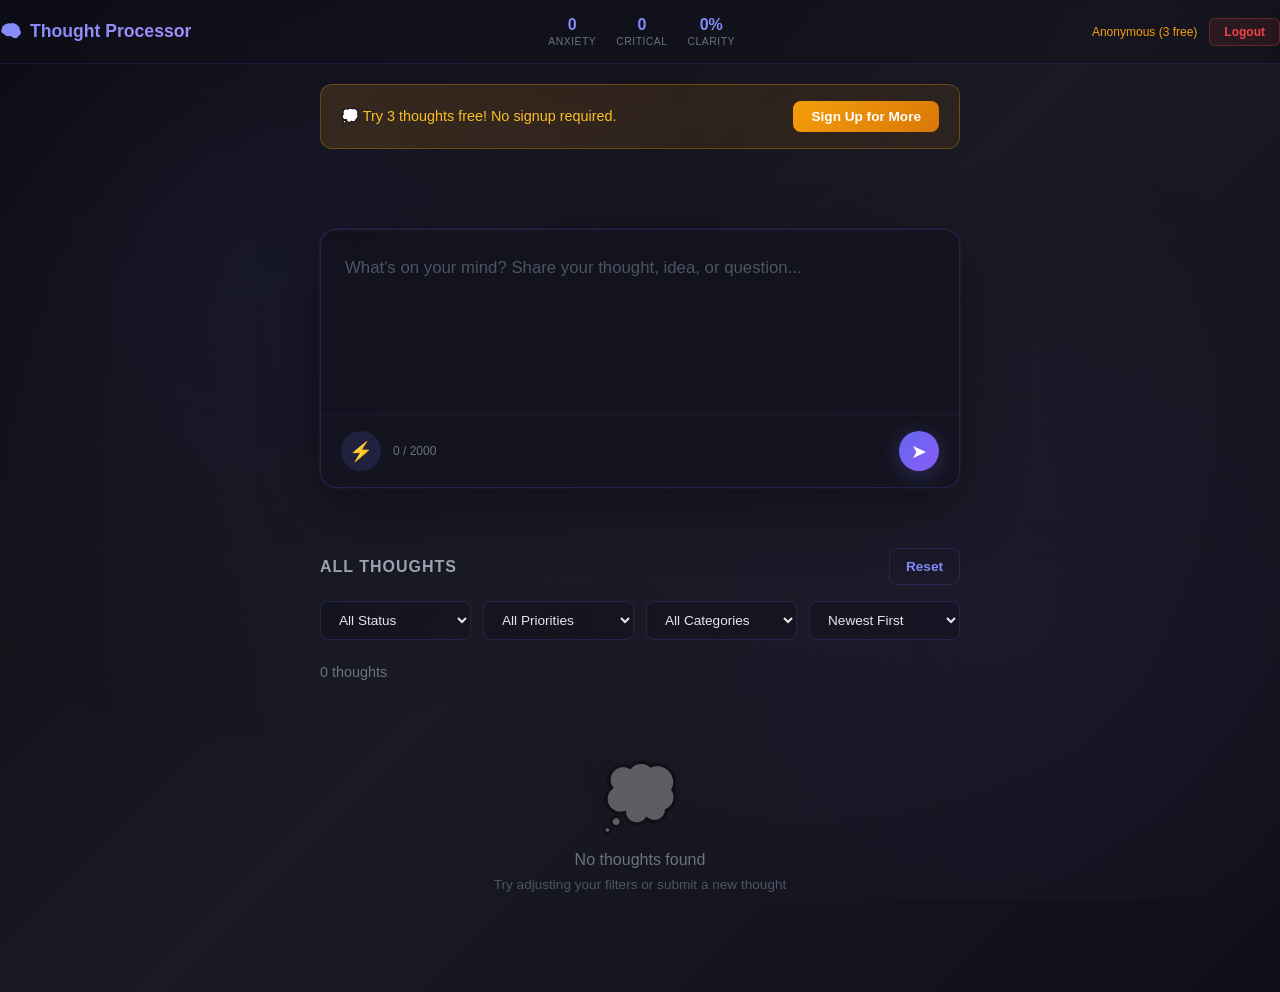
<file: frontend/index_old.html>
<!DOCTYPE html>
<html lang="en">
<head>
    <meta charset="UTF-8">
    <meta name="viewport" content="width=device-width, initial-scale=1.0">
    <title>AI Thought Processor</title>
    <style>
        * {
            margin: 0;
            padding: 0;
            box-sizing: border-box;
        }
        
        body {
            font-family: -apple-system, BlinkMacSystemFont, 'Segoe UI', 'Roboto', 'Oxygen', 'Ubuntu', sans-serif;
            background: linear-gradient(135deg, #0a0a0f 0%, #1a1a24 50%, #0f0f18 100%);
            min-height: 100vh;
            color: #e5e7eb;
            padding: 0;
            position: relative;
            overflow-x: hidden;
        }
        
        body::before {
            content: '';
            position: fixed;
            top: 0;
            left: 0;
            width: 100%;
            height: 100%;
            background: 
                radial-gradient(circle at 20% 30%, rgba(99, 102, 241, 0.08) 0%, transparent 40%),
                radial-gradient(circle at 80% 70%, rgba(139, 92, 246, 0.06) 0%, transparent 40%);
            pointer-events: none;
            z-index: 0;
        }
        
        .container {
            max-width: 680px;
            margin: 0 auto;
            position: relative;
            z-index: 1;
            padding: 0 20px;
        }
        
        /* Compact Header with Stats */
        .header-row {
            display: flex;
            justify-content: space-between;
            align-items: center;
            padding: 16px 20px;
            background: rgba(17, 17, 27, 0.4);
            border-bottom: 1px solid rgba(99, 102, 241, 0.15);
            backdrop-filter: blur(20px);
            position: sticky;
            top: 0;
            z-index: 100;
            margin: 0 -20px;
        }

        .app-title {
            font-size: 1.1rem;
            font-weight: 600;
            background: linear-gradient(135deg, #818cf8 0%, #a78bfa 100%);
            -webkit-background-clip: text;
            -webkit-text-fill-color: transparent;
            background-clip: text;
            display: flex;
            align-items: center;
            gap: 8px;
        }

        .header-stats {
            display: flex;
            gap: 20px;
            align-items: center;
        }

        .mini-stat {
            display: flex;
            flex-direction: column;
            align-items: center;
            gap: 2px;
        }

        .mini-stat-value {
            font-size: 1rem;
            font-weight: 700;
            color: #818cf8;
        }

        .mini-stat-label {
            font-size: 0.65rem;
            color: #6b7280;
            text-transform: uppercase;
            letter-spacing: 0.5px;
        }

        .user-menu {
            display: flex;
            align-items: center;
            gap: 12px;
        }

        .user-email {
            font-size: 0.75rem;
            color: #9ca3af;
            display: none;
        }

        @media (min-width: 640px) {
            .user-email {
                display: block;
            }
        }

        .btn-logout {
            padding: 6px 14px;
            background: rgba(239, 68, 68, 0.1);
            border: 1px solid rgba(239, 68, 68, 0.3);
            border-radius: 6px;
            color: #ef4444;
            font-size: 0.75rem;
            font-weight: 600;
            cursor: pointer;
            transition: all 0.2s;
        }

        .btn-logout:hover {
            background: rgba(239, 68, 68, 0.2);
            border-color: rgba(239, 68, 68, 0.5);
        }

        /* Main Input Area - Centered & Elevated */
        .input-section {
            margin-top: 80px;
            margin-bottom: 60px;
        }

        .input-container {
            position: relative;
            background: rgba(17, 17, 27, 0.6);
            border: 1px solid rgba(99, 102, 241, 0.2);
            border-radius: 16px;
            padding: 0;
            backdrop-filter: blur(20px);
            box-shadow: 0 20px 60px rgba(0, 0, 0, 0.4), 0 0 0 1px rgba(139, 92, 246, 0.1);
            transition: all 0.3s ease;
        }

        .input-container:focus-within {
            border-color: rgba(99, 102, 241, 0.5);
            box-shadow: 0 25px 70px rgba(99, 102, 241, 0.15), 0 0 0 1px rgba(139, 92, 246, 0.3);
        }

        .main-textarea {
            width: 100%;
            min-height: 180px;
            padding: 24px;
            background: transparent;
            border: none;
            color: #e5e7eb;
            font-family: inherit;
            font-size: 1.05rem;
            line-height: 1.7;
            resize: none;
            outline: none;
        }

        .main-textarea::placeholder {
            color: #4b5563;
            font-weight: 400;
        }

        .input-actions {
            display: flex;
            justify-content: space-between;
            align-items: center;
            padding: 16px 20px;
            border-top: 1px solid rgba(99, 102, 241, 0.1);
        }

        .action-btn {
            width: 40px;
            height: 40px;
            border-radius: 50%;
            border: none;
            background: rgba(99, 102, 241, 0.15);
            color: #818cf8;
            cursor: pointer;
            display: flex;
            align-items: center;
            justify-content: center;
            font-size: 1.2rem;
            transition: all 0.2s ease;
            position: relative;
        }

        .action-btn:hover {
            background: rgba(99, 102, 241, 0.25);
            transform: scale(1.05);
        }

        .action-btn:active {
            transform: scale(0.95);
        }

        .action-btn.submit-btn {
            background: linear-gradient(135deg, #6366f1 0%, #8b5cf6 100%);
            color: white;
            box-shadow: 0 4px 20px rgba(99, 102, 241, 0.3);
        }

        .action-btn.submit-btn:hover {
            box-shadow: 0 6px 30px rgba(99, 102, 241, 0.5);
            transform: scale(1.08);
        }

        .action-btn:disabled {
            opacity: 0.5;
            cursor: not-allowed;
            transform: scale(1);
        }

        .badge {
            position: absolute;
            top: -4px;
            right: -4px;
            min-width: 20px;
            height: 20px;
            padding: 0 6px;
            background: linear-gradient(135deg, #f59e0b 0%, #ef4444 100%);
            color: white;
            border-radius: 10px;
            font-size: 0.7rem;
            font-weight: 700;
            display: flex;
            align-items: center;
            justify-content: center;
            box-shadow: 0 2px 8px rgba(239, 68, 68, 0.4);
            animation: pulse 2s infinite;
        }

        @keyframes pulse {
            0%, 100% { transform: scale(1); }
            50% { transform: scale(1.1); }
        }

        .action-left {
            display: flex;
            align-items: center;
            gap: 12px;
        }

        .char-count {
            font-size: 0.75rem;
            color: #6b7280;
        }

        /* Status Messages */
        .status-message {
            margin-top: 12px;
            padding: 12px 16px;
            border-radius: 10px;
            font-size: 0.85rem;
            font-weight: 500;
            display: none;
            animation: slideDown 0.3s ease;
        }

        @keyframes slideDown {
            from { opacity: 0; transform: translateY(-10px); }
            to { opacity: 1; transform: translateY(0); }
        }

        .status-message.show {
            display: block;
        }

        .status-message.success {
            background: rgba(16, 185, 129, 0.15);
            border: 1px solid rgba(16, 185, 129, 0.3);
            color: #10b981;
        }

        .status-message.error {
            background: rgba(239, 68, 68, 0.15);
            border: 1px solid rgba(239, 68, 68, 0.3);
            color: #ef4444;
        }

        .status-message.info {
            background: rgba(99, 102, 241, 0.15);
            border: 1px solid rgba(99, 102, 241, 0.3);
            color: #818cf8;
        }

        /* Anonymous Banner */
        .anonymous-banner {
            margin: 20px 0;
            padding: 16px 20px;
            background: linear-gradient(135deg, rgba(245, 158, 11, 0.15), rgba(217, 119, 6, 0.1));
            border: 1px solid rgba(245, 158, 11, 0.3);
            border-radius: 12px;
            display: flex;
            justify-content: space-between;
            align-items: center;
            gap: 16px;
            backdrop-filter: blur(10px);
            flex-wrap: wrap;
        }

        .banner-text {
            color: #fbbf24;
            font-size: 0.9rem;
            font-weight: 500;
        }

        .btn-signup {
            padding: 8px 18px;
            background: linear-gradient(135deg, #f59e0b 0%, #d97706 100%);
            border: none;
            border-radius: 8px;
            color: white;
            font-size: 0.85rem;
            font-weight: 600;
            cursor: pointer;
            transition: all 0.2s;
            white-space: nowrap;
        }

        .btn-signup:hover {
            transform: translateY(-2px);
            box-shadow: 0 4px 20px rgba(245, 158, 11, 0.4);
        }

        /* Filters Section */
        .filters-section {
            margin-bottom: 24px;
        }

        .filters-header {
            display: flex;
            justify-content: space-between;
            align-items: center;
            margin-bottom: 16px;
        }

        .section-title {
            font-size: 1rem;
            font-weight: 600;
            color: #9ca3af;
            text-transform: uppercase;
            letter-spacing: 1px;
        }

        .filter-grid {
            display: grid;
            grid-template-columns: repeat(auto-fit, minmax(140px, 1fr));
            gap: 12px;
        }

        .filter-select {
            padding: 10px 14px;
            background: rgba(17, 17, 27, 0.4);
            border: 1px solid rgba(99, 102, 241, 0.2);
            border-radius: 8px;
            color: #e5e7eb;
            font-family: inherit;
            font-size: 0.85rem;
            cursor: pointer;
            transition: all 0.2s;
            outline: none;
        }

        .filter-select:hover {
            border-color: rgba(99, 102, 241, 0.4);
        }

        .filter-select:focus {
            border-color: rgba(99, 102, 241, 0.6);
            box-shadow: 0 0 0 3px rgba(99, 102, 241, 0.1);
        }

        .filter-select option {
            background: #1a1a24;
            color: #e5e7eb;
        }

        .btn-reset {
            padding: 10px 16px;
            background: transparent;
            border: 1px solid rgba(99, 102, 241, 0.2);
            border-radius: 8px;
            color: #818cf8;
            font-size: 0.85rem;
            font-weight: 600;
            cursor: pointer;
            transition: all 0.2s;
        }

        .btn-reset:hover {
            background: rgba(99, 102, 241, 0.1);
            border-color: rgba(99, 102, 241, 0.4);
        }

        /* Thoughts List */
        .thoughts-section {
            margin-bottom: 40px;
        }

        .thoughts-header {
            display: flex;
            justify-content: space-between;
            align-items: center;
            margin-bottom: 20px;
        }

        .thought-count {
            font-size: 0.9rem;
            color: #6b7280;
        }

        .thoughts-list {
            display: flex;
            flex-direction: column;
            gap: 12px;
        }

        .thought-card {
            background: rgba(17, 17, 27, 0.4);
            border: 1px solid rgba(99, 102, 241, 0.15);
            border-radius: 12px;
            padding: 16px;
            cursor: pointer;
            transition: all 0.2s ease;
            backdrop-filter: blur(10px);
        }

        .thought-card:hover {
            background: rgba(17, 17, 27, 0.6);
            border-color: rgba(99, 102, 241, 0.3);
            transform: translateX(4px);
        }

        .thought-card.completed {
            border-left: 3px solid #10b981;
        }

        .thought-card.pending {
            border-left: 3px solid #f59e0b;
        }

        .thought-card.processing {
            border-left: 3px solid #3b82f6;
        }

        .thought-card.failed {
            border-left: 3px solid #ef4444;
        }

        .thought-card-header {
            display: flex;
            justify-content: space-between;
            align-items: center;
            margin-bottom: 10px;
            gap: 10px;
            flex-wrap: wrap;
        }

        .status-badge {
            padding: 4px 10px;
            border-radius: 6px;
            font-size: 0.7rem;
            font-weight: 700;
            text-transform: uppercase;
            letter-spacing: 0.5px;
        }

        .status-badge.completed {
            background: rgba(16, 185, 129, 0.2);
            color: #10b981;
            border: 1px solid rgba(16, 185, 129, 0.3);
        }

        .status-badge.pending {
            background: rgba(245, 158, 11, 0.2);
            color: #f59e0b;
            border: 1px solid rgba(245, 158, 11, 0.3);
        }

        .status-badge.processing {
            background: rgba(59, 130, 246, 0.2);
            color: #3b82f6;
            border: 1px solid rgba(59, 130, 246, 0.3);
        }

        .status-badge.failed {
            background: rgba(239, 68, 68, 0.2);
            color: #ef4444;
            border: 1px solid rgba(239, 68, 68, 0.3);
        }

        .priority-badge {
            padding: 4px 10px;
            border-radius: 6px;
            font-size: 0.7rem;
            font-weight: 700;
            text-transform: uppercase;
        }

        .priority-badge.critical {
            background: rgba(239, 68, 68, 0.2);
            color: #ef4444;
            border: 1px solid rgba(239, 68, 68, 0.3);
        }

        .priority-badge.high {
            background: rgba(249, 115, 22, 0.2);
            color: #fb923c;
            border: 1px solid rgba(249, 115, 22, 0.3);
        }

        .priority-badge.medium {
            background: rgba(245, 158, 11, 0.2);
            color: #fbbf24;
            border: 1px solid rgba(245, 158, 11, 0.3);
        }

        .priority-badge.low {
            background: rgba(107, 114, 128, 0.2);
            color: #9ca3af;
            border: 1px solid rgba(107, 114, 128, 0.3);
        }

        .thought-text {
            color: #d1d5db;
            font-size: 0.95rem;
            line-height: 1.6;
            margin-bottom: 12px;
        }

        .thought-meta {
            display: flex;
            flex-wrap: wrap;
            gap: 12px;
            align-items: center;
            font-size: 0.75rem;
            color: #6b7280;
        }

        .meta-item {
            display: flex;
            align-items: center;
            gap: 4px;
        }

        .value-badge {
            padding: 4px 8px;
            background: rgba(99, 102, 241, 0.15);
            border: 1px solid rgba(99, 102, 241, 0.3);
            border-radius: 6px;
            color: #818cf8;
            font-weight: 600;
        }

        /* Empty State */
        .empty-state {
            text-align: center;
            padding: 60px 20px;
            color: #6b7280;
        }

        .empty-icon {
            font-size: 4rem;
            opacity: 0.3;
            margin-bottom: 16px;
        }

        .empty-text {
            font-size: 1rem;
            margin-bottom: 8px;
        }

        .empty-subtext {
            font-size: 0.85rem;
            color: #4b5563;
        }

        /* Loading State */
        .loading {
            text-align: center;
            padding: 40px;
            color: #6b7280;
        }

        .spinner {
            width: 40px;
            height: 40px;
            margin: 0 auto 16px;
            border: 3px solid rgba(99, 102, 241, 0.2);
            border-top-color: #6366f1;
            border-radius: 50%;
            animation: spin 0.8s linear infinite;
        }

        @keyframes spin {
            to { transform: rotate(360deg); }
        }

        /* Toast Notifications */
        .toast {
            position: fixed;
            bottom: 20px;
            right: 20px;
            padding: 14px 20px;
            border-radius: 10px;
            font-size: 0.85rem;
            font-weight: 600;
            z-index: 1000;
            box-shadow: 0 10px 30px rgba(0, 0, 0, 0.4);
            backdrop-filter: blur(20px);
            animation: slideInRight 0.3s ease;
            max-width: 300px;
        }

        @keyframes slideInRight {
            from { transform: translateX(400px); opacity: 0; }
            to { transform: translateX(0); opacity: 1; }
        }

        .toast.info {
            background: rgba(99, 102, 241, 0.2);
            border: 1px solid rgba(99, 102, 241, 0.4);
            color: #818cf8;
        }

        .toast.success {
            background: rgba(16, 185, 129, 0.2);
            border: 1px solid rgba(16, 185, 129, 0.4);
            color: #10b981;
        }

        .toast.error {
            background: rgba(239, 68, 68, 0.2);
            border: 1px solid rgba(239, 68, 68, 0.4);
            color: #ef4444;
        }

        /* Connection Indicator */
        .connection-indicator {
            position: fixed;
            top: 70px;
            right: 20px;
            padding: 6px 12px;
            border-radius: 20px;
            font-size: 0.7rem;
            font-weight: 600;
            backdrop-filter: blur(20px);
            z-index: 99;
            transition: opacity 0.3s;
        }

        .connection-indicator.connected {
            background: rgba(16, 185, 129, 0.2);
            border: 1px solid rgba(16, 185, 129, 0.4);
            color: #10b981;
        }

        .connection-indicator.disconnected {
            background: rgba(239, 68, 68, 0.2);
            border: 1px solid rgba(239, 68, 68, 0.4);
            color: #ef4444;
        }

        /* Mobile Responsive */
        @media (max-width: 640px) {
            .container {
                padding: 0 16px;
            }

            .header-row {
                padding: 12px 16px;
                margin: 0 -16px;
            }

            .app-title {
                font-size: 1rem;
            }

            .header-stats {
                gap: 12px;
            }

            .mini-stat-value {
                font-size: 0.9rem;
            }

            .mini-stat-label {
                font-size: 0.6rem;
            }

            .input-section {
                margin-top: 40px;
                margin-bottom: 40px;
            }

            .main-textarea {
                min-height: 150px;
                padding: 20px;
                font-size: 1rem;
            }

            .input-actions {
                padding: 12px 16px;
            }

            .action-btn {
                width: 36px;
                height: 36px;
                font-size: 1rem;
            }

            .filter-grid {
                grid-template-columns: 1fr;
            }

            .thought-card {
                padding: 14px;
            }

            .anonymous-banner {
                flex-direction: column;
                align-items: stretch;
                text-align: center;
            }

            .btn-signup {
                width: 100%;
            }
        }

        /* Scrollbar Styling */
        ::-webkit-scrollbar {
            width: 8px;
        }

        ::-webkit-scrollbar-track {
            background: rgba(17, 17, 27, 0.4);
        }

        ::-webkit-scrollbar-thumb {
            background: rgba(99, 102, 241, 0.4);
            border-radius: 4px;
        }

        ::-webkit-scrollbar-thumb:hover {
            background: rgba(99, 102, 241, 0.6);
        }

        /* Rate Limit Modal */
        .modal-overlay {
            position: fixed;
            top: 0;
            left: 0;
            width: 100%;
            height: 100%;
            background: rgba(0, 0, 0, 0.85);
            display: flex;
            justify-content: center;
            align-items: center;
            z-index: 10000;
            backdrop-filter: blur(10px);
            animation: fadeIn 0.3s ease;
        }

        @keyframes fadeIn {
            from { opacity: 0; }
            to { opacity: 1; }
        }

        .modal-content {
            background: linear-gradient(135deg, #1a1a24, #16213e);
            border: 2px solid rgba(99, 102, 241, 0.3);
            border-radius: 20px;
            padding: 40px;
            max-width: 480px;
            width: 90%;
            text-align: center;
            box-shadow: 0 20px 60px rgba(0, 0, 0, 0.6);
            animation: scaleIn 0.3s ease;
        }

        @keyframes scaleIn {
            from { transform: scale(0.9); opacity: 0; }
            to { transform: scale(1); opacity: 1; }
        }

        .modal-icon {
            font-size: 4rem;
            margin-bottom: 20px;
        }

        .modal-title {
            color: #c4b5fd;
            font-size: 1.8rem;
            font-weight: 700;
            margin-bottom: 16px;
        }

        .modal-text {
            color: #d1d5db;
            font-size: 1rem;
            line-height: 1.6;
            margin-bottom: 30px;
        }

        .modal-actions {
            display: flex;
            gap: 12px;
            justify-content: center;
        }

        .btn-modal-primary {
            padding: 14px 28px;
            background: linear-gradient(135deg, #6366f1 0%, #8b5cf6 100%);
            border: none;
            border-radius: 10px;
            color: white;
            font-size: 0.95rem;
            font-weight: 600;
            cursor: pointer;
            transition: all 0.2s;
            box-shadow: 0 4px 20px rgba(99, 102, 241, 0.4);
        }

        .btn-modal-primary:hover {
            transform: translateY(-2px);
            box-shadow: 0 6px 30px rgba(99, 102, 241, 0.6);
        }

        .btn-modal-secondary {
            padding: 14px 28px;
            background: transparent;
            border: 2px solid rgba(99, 102, 241, 0.4);
            border-radius: 10px;
            color: #d1d5db;
            font-size: 0.95rem;
            font-weight: 600;
            cursor: pointer;
            transition: all 0.2s;
        }

        .btn-modal-secondary:hover {
            background: rgba(99, 102, 241, 0.1);
            border-color: rgba(99, 102, 241, 0.6);
            transform: translateY(-2px);
        }

        @media (max-width: 640px) {
            .modal-content {
                padding: 30px 24px;
            }

            .modal-actions {
                flex-direction: column;
            }

            .btn-modal-primary,
            .btn-modal-secondary {
                width: 100%;
            }
        }
    </style>
</head>
<body>
    <!-- Compact Header with Mini Stats -->
    <div class="header-row">
        <div class="app-title">
            <span>🧠</span>
            <span>Thought Processor</span>
        </div>
        
        <div class="header-stats">
            <div class="mini-stat">
                <div class="mini-stat-value" id="anxietyLevel">0</div>
                <div class="mini-stat-label">Anxiety</div>
            </div>
            <div class="mini-stat">
                <div class="mini-stat-value" id="criticalCount">0</div>
                <div class="mini-stat-label">Critical</div>
            </div>
            <div class="mini-stat">
                <div class="mini-stat-value" id="clarityScore">0%</div>
                <div class="mini-stat-label">Clarity</div>
            </div>
        </div>

        <div class="user-menu">
            <span class="user-email" id="userEmail"></span>
            <button class="btn-logout" onclick="logout()">Logout</button>
        </div>
    </div>

    <div class="container">
        <!-- Anonymous Banner (if applicable) -->
        <div id="anonymousBanner" style="display: none;">
            <!-- Will be populated by JS -->
        </div>

        <!-- Main Input Area - Centered and Prominent -->
        <div class="input-section">
            <div class="input-container">
                <textarea 
                    id="thoughtText" 
                    class="main-textarea" 
                    placeholder="What's on your mind? Share your thought, idea, or question..."
                    maxlength="2000"
                    oninput="updateCharCount()"
                ></textarea>
                
                <div class="input-actions">
                    <div class="action-left">
                        <button 
                            class="action-btn" 
                            id="processBtnIcon"
                            onclick="triggerProcess()" 
                            title="Process all pending thoughts"
                        >
                            ⚡
                            <span class="badge" id="pendingBadge" style="display: none;">0</span>
                        </button>
                        <span class="char-count" id="charCount">0 / 2000</span>
                    </div>
                    
                    <button 
                        class="action-btn submit-btn" 
                        id="submitBtn"
                        onclick="submitThought()" 
                        title="Submit thought"
                    >
                        ➤
                    </button>
                </div>
            </div>

            <!-- Status Messages -->
            <div id="submitStatus" class="status-message"></div>
            <div id="processStatus" class="status-message"></div>
        </div>

        <!-- Filters Section -->
        <div class="filters-section">
            <div class="filters-header">
                <h2 class="section-title">All Thoughts</h2>
                <button class="btn-reset" onclick="resetFilters()">Reset</button>
            </div>
            
            <div class="filter-grid">
                <select id="filterStatus" class="filter-select" onchange="applyFilters()">
                    <option value="all">All Status</option>
                    <option value="completed">Completed</option>
                    <option value="pending">Pending</option>
                    <option value="processing">Processing</option>
                    <option value="failed">Failed</option>
                </select>
                
                <select id="filterPriority" class="filter-select" onchange="applyFilters()">
                    <option value="all">All Priorities</option>
                    <option value="critical">Critical</option>
                    <option value="high">High</option>
                    <option value="medium">Medium</option>
                    <option value="low">Low</option>
                </select>
                
                <select id="filterCategory" class="filter-select" onchange="applyFilters()">
                    <option value="all">All Categories</option>
                    <option value="idea">Idea</option>
                    <option value="question">Question</option>
                    <option value="concern">Concern</option>
                    <option value="observation">Observation</option>
                    <option value="reflection">Reflection</option>
                </select>
                
                <select id="sortBy" class="filter-select" onchange="applyFilters()">
                    <option value="created_desc">Newest First</option>
                    <option value="created_asc">Oldest First</option>
                    <option value="priority_desc">Priority (High-Low)</option>
                    <option value="value_desc">Value (High-Low)</option>
                </select>
            </div>
        </div>

        <!-- Thoughts List -->
        <div class="thoughts-section">
            <div class="thoughts-header">
                <span class="thought-count" id="thoughtCount">0 thoughts</span>
            </div>
            
            <div id="thoughtsList" class="thoughts-list">
                <div class="loading">
                    <div class="spinner"></div>
                    <p>Loading thoughts...</p>
                </div>
            </div>
        </div>
    </div>

    <script>
        const API_BASE = 'http://localhost:8000';
        let allThoughts = [];
        let isAnonymous = false;
        let anonymousSessionInfo = null;
        let eventSource = null;
        let reconnectTimeout = null;
        let reconnectAttempts = 0;
        const MAX_RECONNECT_ATTEMPTS = 5;

        // Character count update
        function updateCharCount() {
            const textarea = document.getElementById('thoughtText');
            const charCount = document.getElementById('charCount');
            charCount.textContent = `${textarea.value.length} / 2000`;
        }

        // Check if user is authenticated
        function checkAuth() {
            const token = localStorage.getItem('auth_token');
            const userId = localStorage.getItem('user_id');
            
            if (!token || !userId) {
                isAnonymous = true;
                setupAnonymousMode();
                return true;
            }
            isAnonymous = false;
            return true;
        }

        // Setup anonymous user mode
        function setupAnonymousMode() {
            let sessionToken = localStorage.getItem('anonymous_session_token');
            if (!sessionToken) {
                console.log('Anonymous mode: No session token yet');
            }
            
            const userEmailElement = document.getElementById('userEmail');
            if (userEmailElement) {
                userEmailElement.textContent = 'Anonymous (3 free)';
                userEmailElement.style.color = '#f59e0b';
                userEmailElement.style.display = 'block';
            }
            
            showAnonymousBanner();
        }

        // Show banner for anonymous users
        function showAnonymousBanner() {
            const banner = document.getElementById('anonymousBanner');
            banner.style.display = 'flex';
            banner.className = 'anonymous-banner';
            
            banner.innerHTML = `
                <span class="banner-text" id="anonymousBannerText">💭 Try 3 thoughts free! No signup required.</span>
                <button class="btn-signup" onclick="window.location.href='login.html?signup=true'">Sign Up for More</button>
            `;
        }

        // Update anonymous banner
        function updateAnonymousBanner(sessionInfo) {
            const bannerText = document.getElementById('anonymousBannerText');
            if (bannerText && sessionInfo) {
                const remaining = sessionInfo.thoughts_remaining;
                if (remaining === 0) {
                    bannerText.textContent = '🎉 You\'ve used all 3 free thoughts! Sign up to continue.';
                } else {
                    bannerText.textContent = `💭 ${remaining} free thought${remaining !== 1 ? 's' : ''} remaining.`;
                }
            }
        }

        // Show rate limit modal
        function showRateLimitModal() {
            const modal = document.createElement('div');
            modal.className = 'modal-overlay';
            
            modal.innerHTML = `
                <div class="modal-content">
                    <div class="modal-icon">🎯</div>
                    <h2 class="modal-title">Ready for More Insights?</h2>
                    <p class="modal-text">
                        You've reached your limit of 3 free thoughts.<br>
                        Sign up now to unlock unlimited thought processing and AI-powered insights!
                    </p>
                    <div class="modal-actions">
                        <button class="btn-modal-primary" onclick="signupFromModal()">Sign Up Free</button>
                        <button class="btn-modal-secondary" onclick="loginFromModal()">I Have an Account</button>
                    </div>
                </div>
            `;
            
            document.body.appendChild(modal);
        }

        function signupFromModal() {
            const sessionToken = localStorage.getItem('anonymous_session_token');
            localStorage.setItem('pending_conversion_token', sessionToken);
            window.location.href = 'login.html?signup=true';
        }

        function loginFromModal() {
            const sessionToken = localStorage.getItem('anonymous_session_token');
            localStorage.setItem('pending_conversion_token', sessionToken);
            window.location.href = 'login.html';
        }

        // Get authentication headers
        function getAuthHeaders() {
            const token = localStorage.getItem('auth_token');
            return {
                'Content-Type': 'application/json',
                'Authorization': `Bearer ${token}`
            };
        }

        // Get or create user ID
        function getUserId() {
            let userId = localStorage.getItem('user_id') || localStorage.getItem('thought_user_id');
            if (!userId && !isAnonymous) {
                window.location.href = 'login.html';
                return null;
            }
            return userId;
        }

        // Handle logout
        function logout() {
            localStorage.removeItem('auth_token');
            localStorage.removeItem('user_id');
            localStorage.removeItem('user_email');
            localStorage.removeItem('thought_user_id');
            window.location.href = 'login.html';
        }

        // Show status message
        function showStatus(elementId, message, type) {
            const statusDiv = document.getElementById(elementId);
            statusDiv.textContent = message;
            statusDiv.className = `status-message ${type} show`;
            
            setTimeout(() => {
                statusDiv.classList.remove('show');
            }, 5000);
        }

        // Submit thought
        async function submitThought() {
            const thoughtText = document.getElementById('thoughtText').value;

            if (!thoughtText || !thoughtText.trim()) {
                showStatus('submitStatus', '❌ Please enter a thought', 'error');
                return;
            }

            try {
                if (isAnonymous) {
                    const sessionToken = localStorage.getItem('anonymous_session_token');
                    
                    const response = await fetch(`${API_BASE}/anonymous/thoughts`, {
                        method: 'POST',
                        headers: { 'Content-Type': 'application/json' },
                        body: JSON.stringify({ 
                            text: thoughtText,
                            session_token: sessionToken 
                        })
                    });

                    if (response.status === 429) {
                        showStatus('submitStatus', '🚀 You\'ve reached your limit! Sign up to continue.', 'error');
                        showRateLimitModal();
                        return;
                    }

                    if (response.ok) {
                        const data = await response.json();
                        
                        if (data.session_info && data.session_info.session_token) {
                            localStorage.setItem('anonymous_session_token', data.session_info.session_token);
                            anonymousSessionInfo = data.session_info;
                            updateAnonymousBanner(data.session_info);
                        }
                        
                        const remaining = data.session_info?.thoughts_remaining || 0;
                        showStatus('submitStatus', `✅ Thought submitted! ${remaining} free thought${remaining !== 1 ? 's' : ''} remaining.`, 'success');
                        document.getElementById('thoughtText').value = '';
                        updateCharCount();
                        setTimeout(() => loadThoughts(), 1000);
                        
                        if (remaining === 0) {
                            setTimeout(() => showRateLimitModal(), 2000);
                        }
                    } else {
                        throw new Error('Failed to submit');
                    }
                } else {
                    const userId = getUserId();
                    if (!userId) return;

                    const response = await fetch(`${API_BASE}/thoughts`, {
                        method: 'POST',
                        headers: getAuthHeaders(),
                        body: JSON.stringify({ user_id: userId, text: thoughtText })
                    });

                    if (response.status === 401) {
                        logout();
                        return;
                    }

                    if (response.ok) {
                        showStatus('submitStatus', '✅ Thought submitted successfully!', 'success');
                        document.getElementById('thoughtText').value = '';
                        updateCharCount();
                        setTimeout(() => loadThoughts(), 1000);
                    } else {
                        throw new Error('Failed to submit');
                    }
                }
            } catch (error) {
                showStatus('submitStatus', '❌ Failed to submit thought. Please try again.', 'error');
            }
        }

        // Trigger batch processing
        async function triggerProcess() {
            showStatus('processStatus', '⚙️ Triggering batch processor...', 'info');

            try {
                const response = await fetch(`${API_BASE}/process/trigger`, {
                    method: 'POST',
                    headers: getAuthHeaders()
                });

                if (response.status === 401) {
                    logout();
                    return;
                }

                if (response.ok) {
                    showStatus('processStatus', '✅ Processing started! Thoughts will be analyzed.', 'success');
                    setTimeout(() => loadThoughts(), 2000);
                } else {
                    throw new Error('Failed to trigger');
                }
            } catch (error) {
                showStatus('processStatus', '❌ Failed to trigger processing.', 'error');
            }
        }

        // Load thoughts
        async function loadThoughts() {
            try {
                let response;
                
                if (isAnonymous) {
                    const sessionToken = localStorage.getItem('anonymous_session_token');
                    if (!sessionToken) {
                        allThoughts = [];
                        updateDashboard();
                        applyFilters();
                        return;
                    }
                    
                    response = await fetch(`${API_BASE}/anonymous/thoughts/${sessionToken}`, {
                        headers: { 'Content-Type': 'application/json' }
                    });
                    
                    if (!response.ok) {
                        allThoughts = [];
                        updateDashboard();
                        applyFilters();
                        return;
                    }
                } else {
                    const userId = getUserId();
                    if (!userId) return;

                    response = await fetch(`${API_BASE}/thoughts/${userId}`, {
                        headers: getAuthHeaders()
                    });

                    if (response.status === 401) {
                        logout();
                        return;
                    }
                }

                const data = await response.json();
                allThoughts = data.thoughts || [];
                
                updateDashboard();
                applyFilters();
            } catch (error) {
                console.error('Error loading thoughts:', error);
                document.getElementById('thoughtsList').innerHTML = `
                    <div class="empty-state">
                        <div class="empty-icon">⚠️</div>
                        <p class="empty-text">Failed to load thoughts</p>
                        <p class="empty-subtext">Please check your connection</p>
                    </div>
                `;
            }
        }

        // Update dashboard stats
        function updateDashboard() {
            const completed = allThoughts.filter(t => t.status === 'completed');
            const pending = allThoughts.filter(t => t.status === 'pending');

            // Anxiety Level
            const anxietyKeywords = ['stress', 'worry', 'anxious', 'nervous', 'overwhelm', 'panic', 'fear'];
            const anxiousThoughts = completed.filter(t => {
                const urgency = t.classification?.urgency || '';
                const tone = t.classification?.emotional_tone || '';
                const isHighUrgency = urgency === 'high' || urgency === 'immediate';
                const isAnxiousTone = anxietyKeywords.some(kw => tone.toLowerCase().includes(kw));
                return isHighUrgency || isAnxiousTone;
            });
            const anxietyLevel = anxiousThoughts.length;
            document.getElementById('anxietyLevel').textContent = anxietyLevel;

            // Critical Count
            const criticalThoughts = allThoughts.filter(t => {
                const priorityLevel = t.priority?.priority_level?.toLowerCase() || '';
                return priorityLevel === 'critical' || priorityLevel === 'high';
            });
            document.getElementById('criticalCount').textContent = criticalThoughts.length;

            // Mental Clarity
            const nonEssentialThoughts = completed.filter(t => {
                const priorityLevel = t.priority?.priority_level?.toLowerCase() || '';
                const weightedTotal = t.value_impact?.weighted_total || 0;
                return priorityLevel === 'defer' || weightedTotal === 0;
            });
            const essentialPercentage = completed.length > 0
                ? Math.round(((completed.length - nonEssentialThoughts.length) / completed.length) * 100)
                : 0;
            document.getElementById('clarityScore').textContent = essentialPercentage + '%';

            // Update pending badge
            const pendingBadge = document.getElementById('pendingBadge');
            if (pending.length > 0) {
                pendingBadge.textContent = pending.length;
                pendingBadge.style.display = 'flex';
            } else {
                pendingBadge.style.display = 'none';
            }
        }

        // Apply filters
        function applyFilters() {
            const status = document.getElementById('filterStatus').value;
            const priority = document.getElementById('filterPriority').value;
            const category = document.getElementById('filterCategory').value;
            const sortBy = document.getElementById('sortBy').value;
            
            let filtered = [...allThoughts];
            
            if (status !== 'all') {
                filtered = filtered.filter(t => t.status === status);
            }
            if (priority !== 'all') {
                filtered = filtered.filter(t => {
                    const priorityLevel = t.priority?.priority_level?.toLowerCase() || '';
                    return priorityLevel === priority.toLowerCase();
                });
            }
            if (category !== 'all') {
                filtered = filtered.filter(t => t.classification?.type === category);
            }

            filtered.sort((a, b) => {
                switch (sortBy) {
                    case 'created_desc':
                        return new Date(b.created_at) - new Date(a.created_at);
                    case 'created_asc':
                        return new Date(a.created_at) - new Date(b.created_at);
                    case 'priority_desc':
                        const priOrder = { critical: 4, high: 3, medium: 2, low: 1, defer: 0 };
                        const aPri = (a.priority?.priority_level?.toLowerCase() || 'defer');
                        const bPri = (b.priority?.priority_level?.toLowerCase() || 'defer');
                        return (priOrder[bPri] || 0) - (priOrder[aPri] || 0);
                    case 'value_desc':
                        return (b.analysis?.value_score || 0) - (a.analysis?.value_score || 0);
                    default:
                        return 0;
                }
            });
            
            displayThoughts(filtered);
        }

        // Reset filters
        function resetFilters() {
            document.getElementById('filterStatus').value = 'all';
            document.getElementById('filterPriority').value = 'all';
            document.getElementById('filterCategory').value = 'all';
            document.getElementById('sortBy').value = 'created_desc';
            applyFilters();
        }

        // Display thoughts
        function displayThoughts(thoughts) {
            const container = document.getElementById('thoughtsList');
            document.getElementById('thoughtCount').textContent = `${thoughts.length} thought${thoughts.length !== 1 ? 's' : ''}`;
            
            if (thoughts.length === 0) {
                container.innerHTML = `
                    <div class="empty-state">
                        <div class="empty-icon">💭</div>
                        <p class="empty-text">No thoughts found</p>
                        <p class="empty-subtext">Try adjusting your filters or submit a new thought</p>
                    </div>
                `;
                return;
            }
            
            container.innerHTML = thoughts.map(thought => {
                const analysis = thought.analysis || {};
                const classification = thought.classification || {};
                const priorityLevel = (thought.priority?.priority_level || '').toLowerCase();
                const valueScore = analysis.value_score || 0;

                return `
                    <div class="thought-card ${thought.status}" onclick="viewDetails('${thought.user_id}', '${thought.id}')">
                        <div class="thought-card-header">
                            <span class="status-badge ${thought.status}">${thought.status}</span>
                            ${priorityLevel ? `<span class="priority-badge ${priorityLevel}">${priorityLevel}</span>` : ''}
                        </div>
                        <div class="thought-text">${thought.text}</div>
                        <div class="thought-meta">
                            <div class="meta-item">📅 ${new Date(thought.created_at).toLocaleDateString()}</div>
                            ${classification.type ? `<div class="meta-item">🏷️ ${classification.type}</div>` : ''}
                            ${valueScore > 0 ? `<span class="value-badge">💎 ${valueScore}/10</span>` : ''}
                        </div>
                    </div>
                `;
            }).join('');
        }

        function viewDetails(userId, thoughtId) {
            window.location.href = `detail.html?user_id=${userId}&thought_id=${thoughtId}`;
        }

        // Show toast notification
        function showToast(message, type = 'info') {
            const toast = document.createElement('div');
            toast.className = `toast ${type}`;
            toast.textContent = message;
            document.body.appendChild(toast);

            setTimeout(() => {
                toast.style.animation = 'slideInRight 0.3s ease reverse';
                setTimeout(() => toast.remove(), 300);
            }, 4000);
        }

        // SSE Connection (for authenticated users only)
        function connectSSE() {
            if (isAnonymous) return;

            const userId = getUserId();
            if (!userId) return;

            const token = localStorage.getItem('auth_token');
            if (!token) return;

            try {
                const url = `${API_BASE}/events/${userId}?token=${encodeURIComponent(token)}`;
                eventSource = new EventSource(url);

                eventSource.onopen = function() {
                    console.log('✅ SSE Connected');
                    reconnectAttempts = 0;
                };

                eventSource.addEventListener('thought_created', function(e) {
                    loadThoughts();
                    showToast('Thought created!', 'info');
                });

                eventSource.addEventListener('thought_processing', function(e) {
                    showToast('AI analysis started...', 'info');
                });

                eventSource.addEventListener('thought_completed', function(e) {
                    loadThoughts();
                    showToast('Analysis complete!', 'success');
                });

                eventSource.addEventListener('thought_failed', function(e) {
                    loadThoughts();
                    showToast('Analysis failed', 'error');
                });

                eventSource.onerror = function(error) {
                    console.error('SSE error:', error);
                    eventSource.close();
                    
                    if (reconnectAttempts < MAX_RECONNECT_ATTEMPTS) {
                        reconnectAttempts++;
                        const delay = Math.min(1000 * Math.pow(2, reconnectAttempts), 30000);
                        reconnectTimeout = setTimeout(() => connectSSE(), delay);
                    }
                };

            } catch (error) {
                console.error('Failed to create SSE connection:', error);
            }
        }

        // Check authentication on page load
        if (!checkAuth()) {
            // Setup anonymous or authenticated mode
        } else {
            if (!isAnonymous) {
                const userEmail = localStorage.getItem('user_email');
                if (userEmail) {
                    document.getElementById('userEmail').textContent = userEmail;
                    document.getElementById('userEmail').style.display = 'block';
                }
            }
        }

        // Initialize
        loadThoughts();
        
        if (!isAnonymous) {
            connectSSE();
        } else {
            setInterval(loadThoughts, 15000);
        }

        // Cleanup
        window.addEventListener('beforeunload', () => {
            if (eventSource) eventSource.close();
        });
    </script>
</body>
</html>
</file>
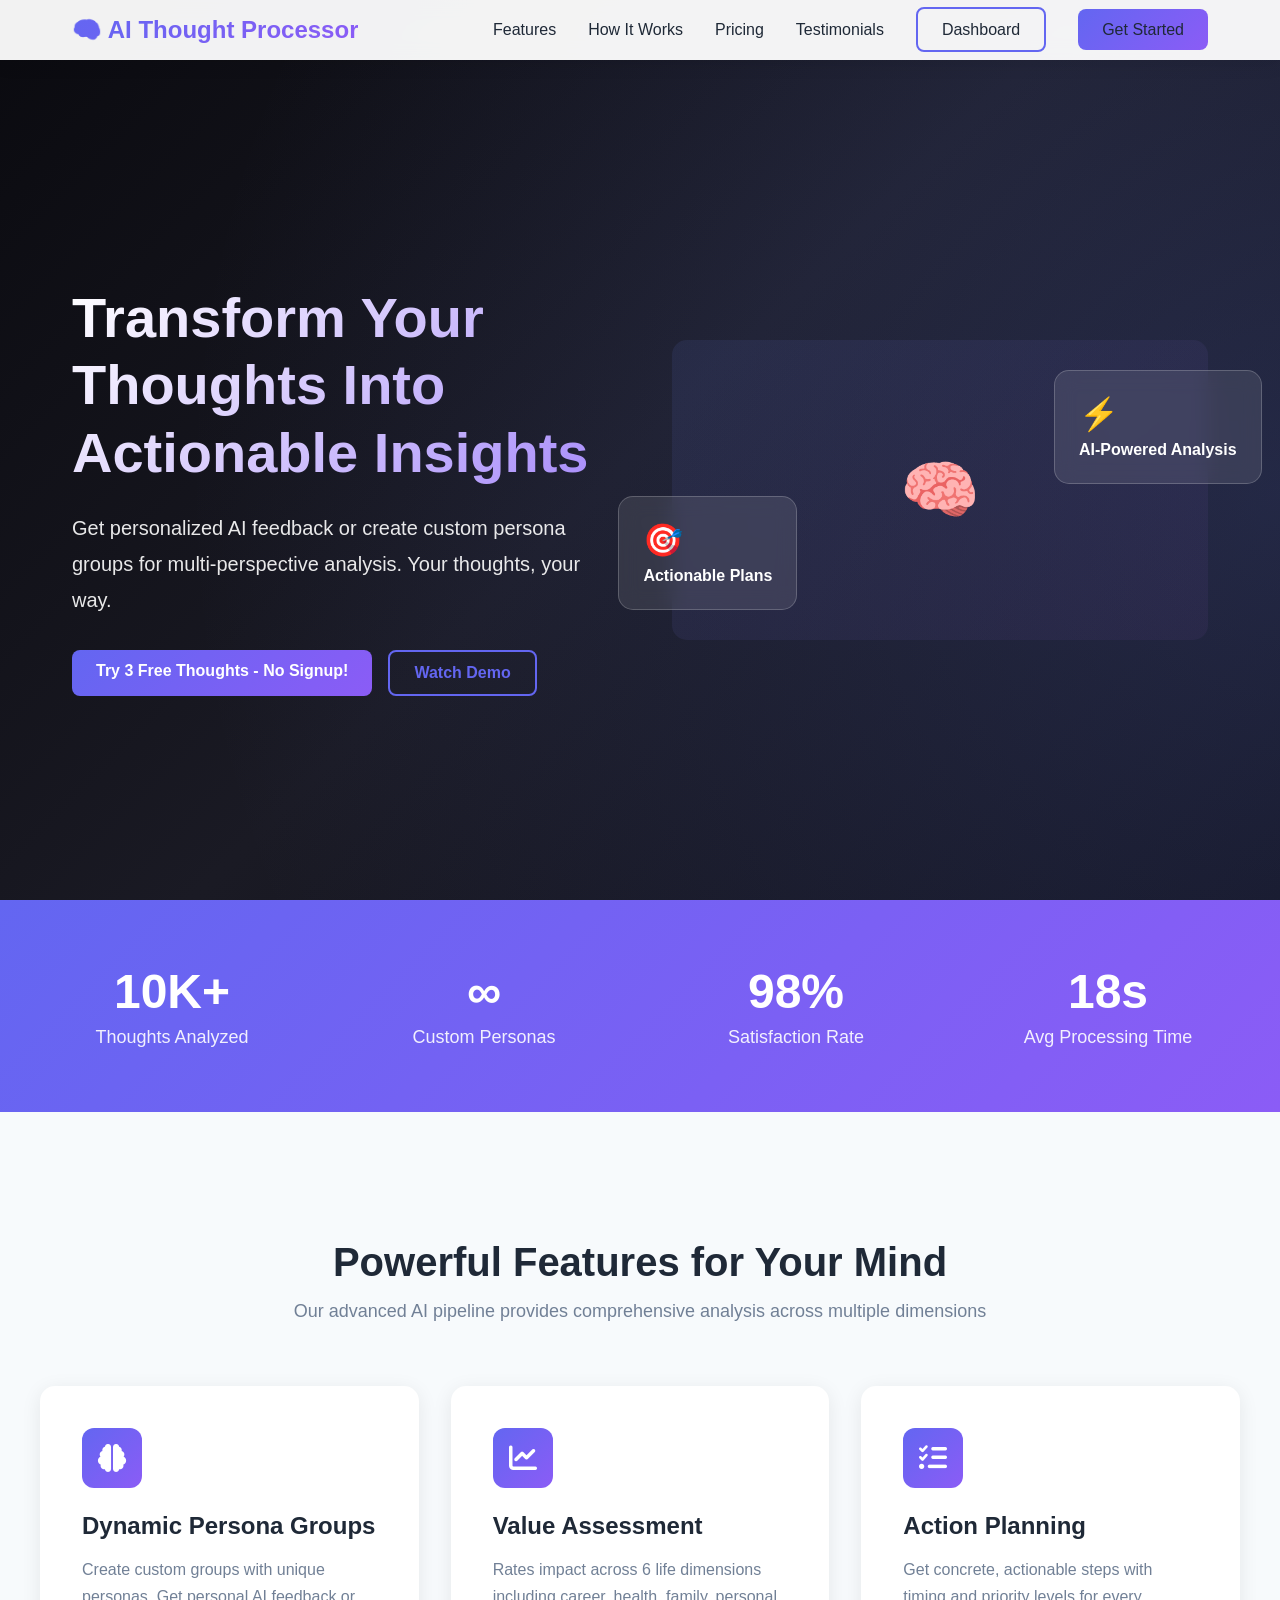
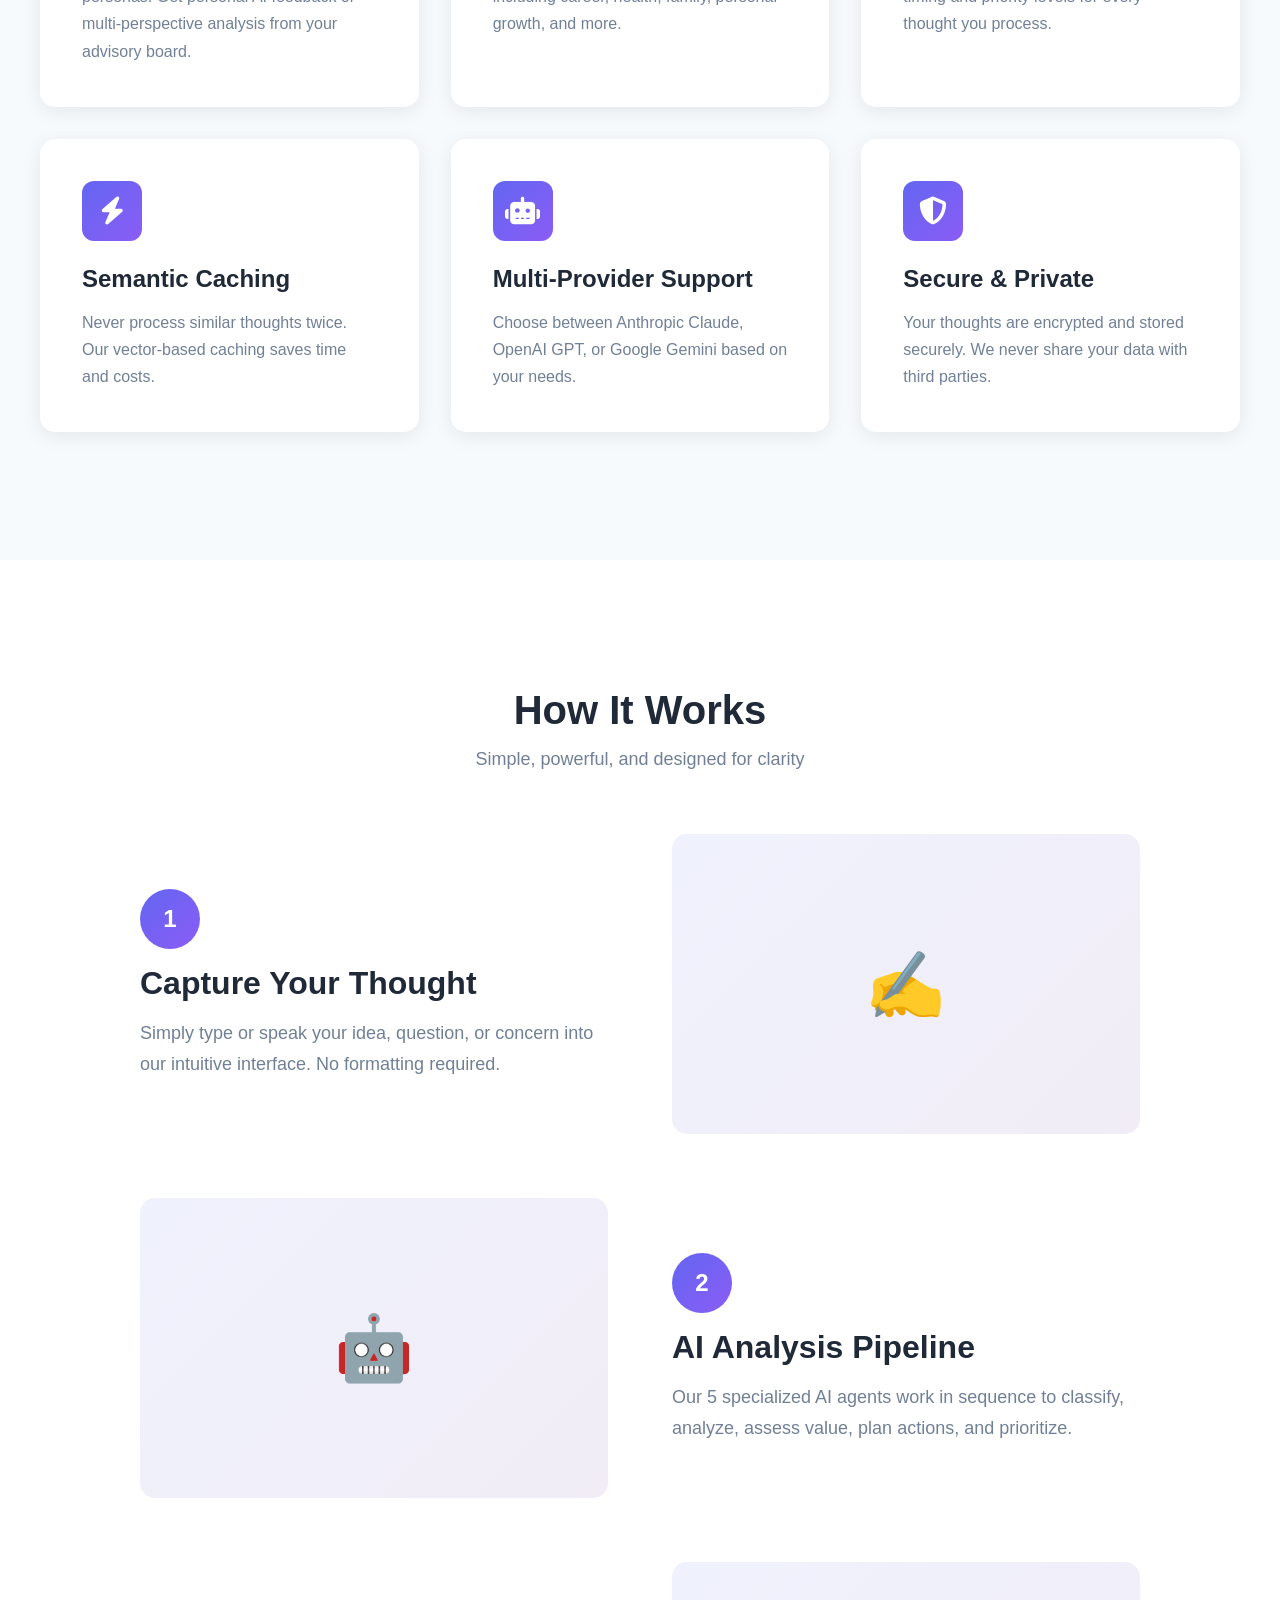
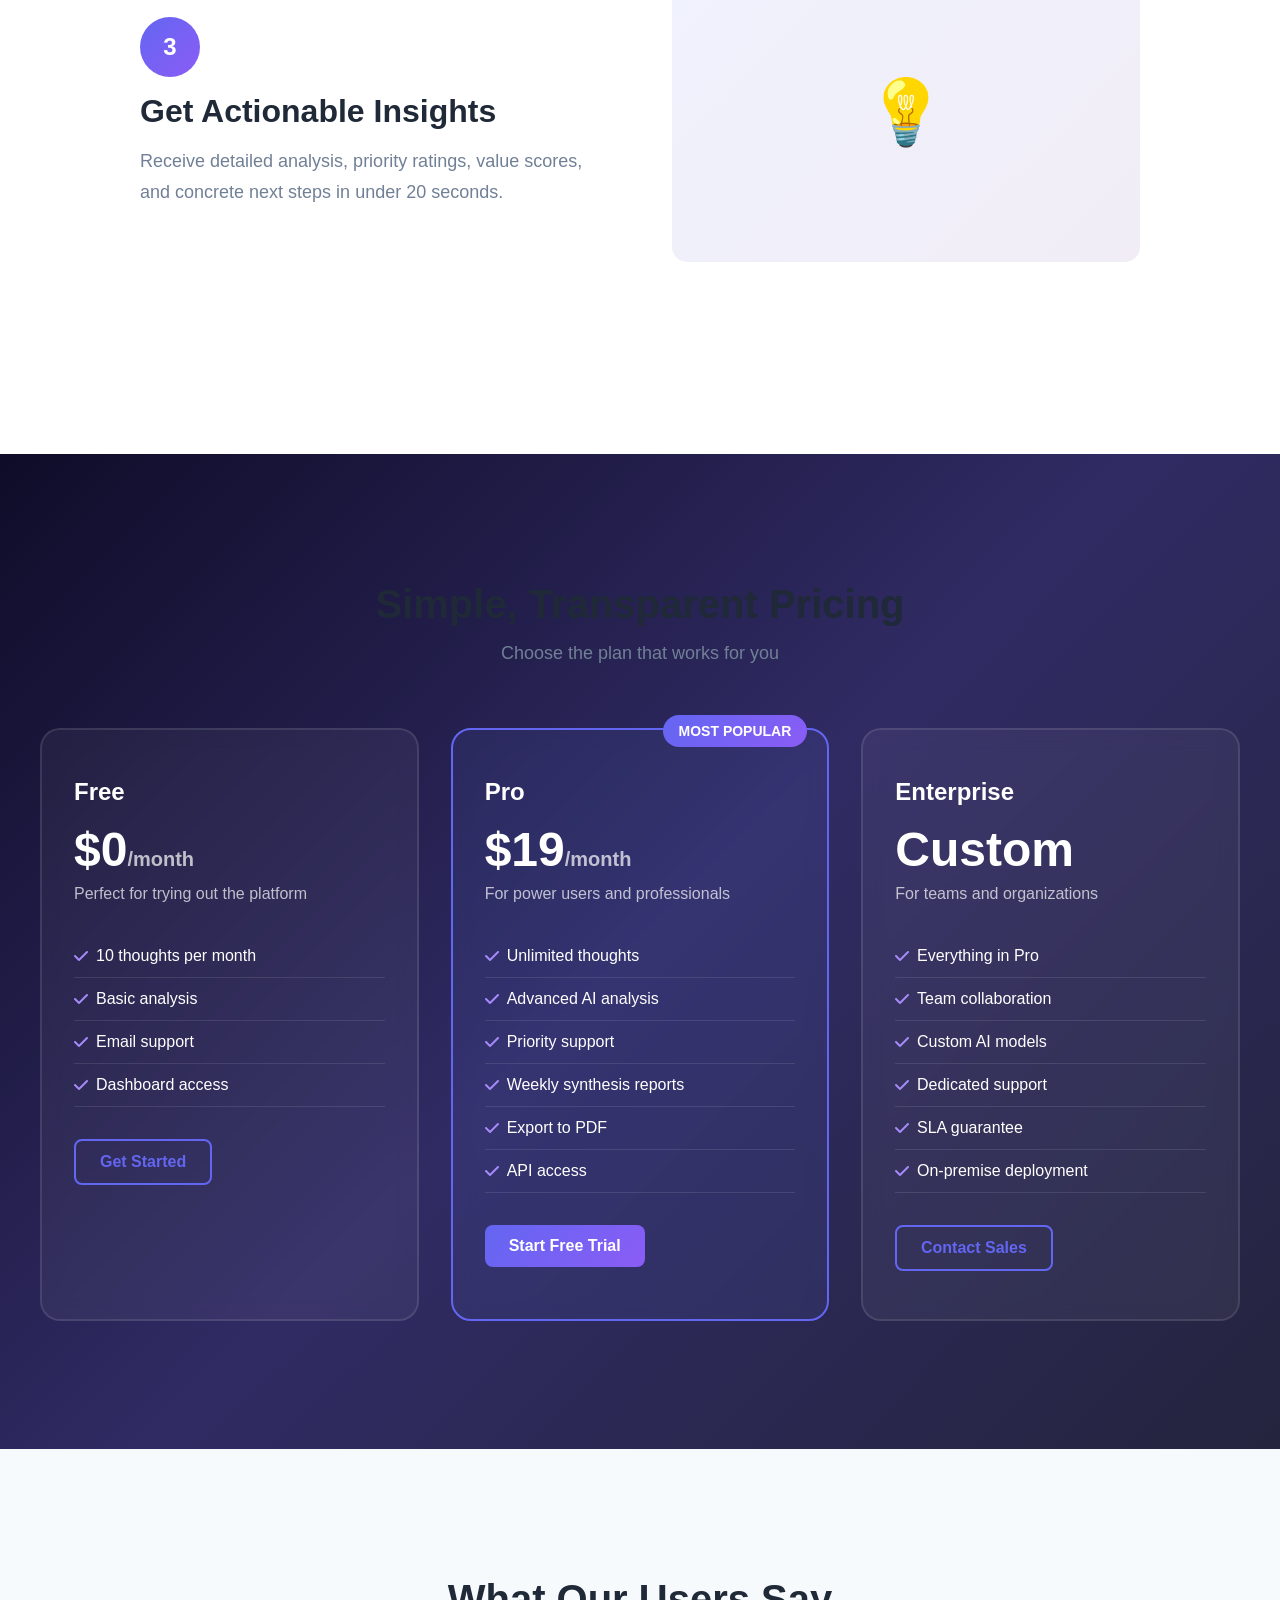
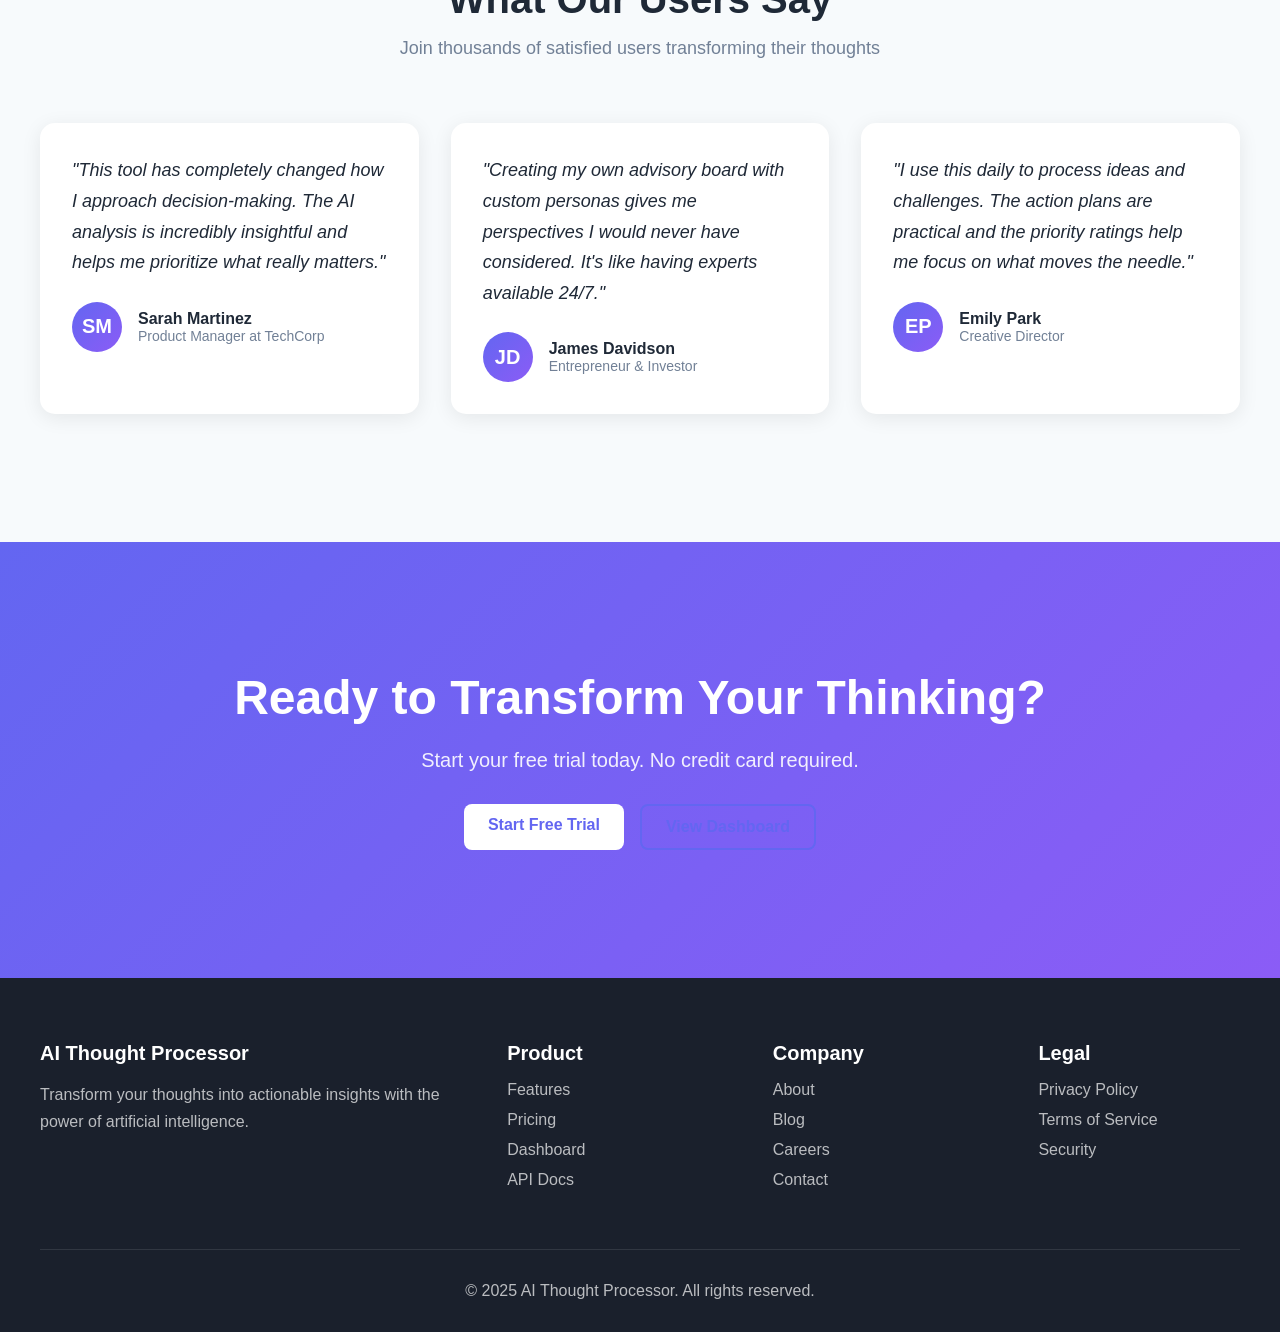
<file: frontend/landing.html>
<!DOCTYPE html>
<html lang="en">
<head>
    <meta charset="UTF-8">
    <meta name="viewport" content="width=device-width, initial-scale=1.0">
    <title>AI Thought Processor - Transform Your Ideas with AI</title>
    <link rel="stylesheet" href="https://cdnjs.cloudflare.com/ajax/libs/font-awesome/6.4.0/css/all.min.css">
    <style>
        * {
            margin: 0;
            padding: 0;
            box-sizing: border-box;
        }

        :root {
            --primary: #6366f1;
            --secondary: #8b5cf6;
            --accent: #a78bfa;
            --dark: #0a0a0f;
            --text-light: #e5e7eb;
            --text-dark: #1f2937;
            --bg-dark: #1a1a24;
        }

        body {
            font-family: -apple-system, BlinkMacSystemFont, 'Segoe UI', 'Roboto', 'Oxygen', 'Ubuntu', sans-serif;
            color: var(--text-dark);
            overflow-x: hidden;
            scroll-behavior: smooth;
        }

        /* Navigation */
        nav {
            position: fixed;
            top: 0;
            width: 100%;
            background: rgba(255, 255, 255, 0.95);
            backdrop-filter: blur(10px);
            z-index: 1000;
            box-shadow: 0 2px 20px rgba(0, 0, 0, 0.1);
        }

        .nav-container {
            max-width: 1200px;
            margin: 0 auto;
            padding: 1rem 2rem;
            display: flex;
            justify-content: space-between;
            align-items: center;
        }

        .logo {
            font-size: 1.5rem;
            font-weight: 700;
            background: linear-gradient(135deg, var(--primary), var(--secondary));
            -webkit-background-clip: text;
            -webkit-text-fill-color: transparent;
            background-clip: text;
        }

        .nav-links {
            display: flex;
            gap: 2rem;
            list-style: none;
            align-items: center;
        }

        .nav-links a {
            text-decoration: none;
            color: var(--text-dark);
            font-weight: 500;
            transition: color 0.3s;
        }

        .nav-links a:hover {
            color: var(--primary);
        }

        .btn-primary, .btn-secondary {
            padding: 0.75rem 1.5rem;
            border-radius: 8px;
            text-decoration: none;
            font-weight: 600;
            transition: all 0.3s;
            border: none;
            cursor: pointer;
            font-size: 1rem;
        }

        .btn-primary {
            background: linear-gradient(135deg, var(--primary), var(--secondary));
            color: white;
        }

        .btn-primary:hover {
            transform: translateY(-2px);
            box-shadow: 0 10px 30px rgba(102, 126, 234, 0.4);
        }

        .btn-secondary {
            background: transparent;
            border: 2px solid var(--primary);
            color: var(--primary);
        }

        .btn-secondary:hover {
            background: var(--primary);
            color: white;
        }

        /* Hero Section */
        .hero {
            min-height: 100vh;
            display: flex;
            align-items: center;
            background: linear-gradient(135deg, #0a0a0f 0%, #1a1a24 50%, #0f0f18 100%);
            color: white;
            position: relative;
            overflow: hidden;
            padding-top: 80px;
        }

        .hero::before {
            content: '';
            position: absolute;
            width: 200%;
            height: 200%;
            background: radial-gradient(circle, rgba(102, 126, 234, 0.2) 0%, transparent 70%);
            animation: pulse 15s ease-in-out infinite;
        }

        @keyframes pulse {
            0%, 100% { transform: translate(-50%, -50%) scale(1); }
            50% { transform: translate(-50%, -50%) scale(1.1); }
        }

        .hero-container {
            max-width: 1200px;
            margin: 0 auto;
            padding: 2rem;
            display: grid;
            grid-template-columns: 1fr 1fr;
            gap: 4rem;
            align-items: center;
            position: relative;
            z-index: 1;
        }

        .hero-content h1 {
            font-size: 3.5rem;
            font-weight: 800;
            line-height: 1.2;
            margin-bottom: 1.5rem;
            background: linear-gradient(135deg, #fff 0%, var(--accent) 100%);
            -webkit-background-clip: text;
            -webkit-text-fill-color: transparent;
            background-clip: text;
        }

        .hero-content p {
            font-size: 1.25rem;
            margin-bottom: 2rem;
            color: rgba(255, 255, 255, 0.9);
            line-height: 1.8;
        }

        .hero-cta {
            display: flex;
            gap: 1rem;
            flex-wrap: wrap;
        }

        .hero-image {
            position: relative;
        }

        .hero-image img {
            width: 100%;
            height: auto;
            border-radius: 20px;
            box-shadow: 0 20px 60px rgba(0, 0, 0, 0.5);
        }

        .floating-card {
            position: absolute;
            background: rgba(255, 255, 255, 0.1);
            backdrop-filter: blur(10px);
            padding: 1.5rem;
            border-radius: 15px;
            border: 1px solid rgba(255, 255, 255, 0.2);
            animation: float 6s ease-in-out infinite;
        }

        .floating-card-1 {
            top: 10%;
            right: -10%;
            animation-delay: 0s;
        }

        .floating-card-2 {
            bottom: 10%;
            left: -10%;
            animation-delay: 2s;
        }

        @keyframes float {
            0%, 100% { transform: translateY(0); }
            50% { transform: translateY(-20px); }
        }

        /* Features Section */
        .features {
            padding: 8rem 2rem;
            background: #f7fafc;
        }

        .section-header {
            text-align: center;
            max-width: 800px;
            margin: 0 auto 4rem;
        }

        .section-header h2 {
            font-size: 2.5rem;
            font-weight: 700;
            margin-bottom: 1rem;
            color: var(--text-dark);
        }

        .section-header p {
            font-size: 1.125rem;
            color: #718096;
        }

        .features-grid {
            max-width: 1200px;
            margin: 0 auto;
            display: grid;
            grid-template-columns: repeat(auto-fit, minmax(300px, 1fr));
            gap: 2rem;
        }

        .feature-card {
            background: white;
            padding: 2.5rem;
            border-radius: 15px;
            box-shadow: 0 4px 20px rgba(0, 0, 0, 0.08);
            transition: all 0.3s;
            border: 2px solid transparent;
        }

        .feature-card:hover {
            transform: translateY(-10px);
            box-shadow: 0 20px 40px rgba(102, 126, 234, 0.2);
            border-color: var(--primary);
        }

        .feature-icon {
            width: 60px;
            height: 60px;
            background: linear-gradient(135deg, var(--primary), var(--secondary));
            border-radius: 12px;
            display: flex;
            align-items: center;
            justify-content: center;
            font-size: 1.75rem;
            color: white;
            margin-bottom: 1.5rem;
        }

        .feature-card h3 {
            font-size: 1.5rem;
            margin-bottom: 1rem;
            color: var(--text-dark);
        }

        .feature-card p {
            color: #718096;
            line-height: 1.7;
        }

        /* How It Works */
        .how-it-works {
            padding: 8rem 2rem;
            background: white;
        }

        .steps-container {
            max-width: 1000px;
            margin: 0 auto;
        }

        .step {
            display: grid;
            grid-template-columns: 1fr 1fr;
            gap: 4rem;
            align-items: center;
            margin-bottom: 4rem;
        }

        .step:nth-child(even) {
            direction: rtl;
        }

        .step:nth-child(even) > * {
            direction: ltr;
        }

        .step-number {
            width: 60px;
            height: 60px;
            background: linear-gradient(135deg, var(--primary), var(--secondary));
            border-radius: 50%;
            display: flex;
            align-items: center;
            justify-content: center;
            color: white;
            font-size: 1.5rem;
            font-weight: 700;
            margin-bottom: 1rem;
        }

        .step-content h3 {
            font-size: 2rem;
            margin-bottom: 1rem;
            color: var(--text-dark);
        }

        .step-content p {
            color: #718096;
            line-height: 1.7;
            font-size: 1.125rem;
        }

        .step-image {
            background: linear-gradient(135deg, rgba(102, 126, 234, 0.1), rgba(118, 75, 162, 0.1));
            border-radius: 15px;
            padding: 2rem;
            height: 300px;
            display: flex;
            align-items: center;
            justify-content: center;
            font-size: 4rem;
        }

        /* Pricing Section */
        .pricing {
            padding: 8rem 2rem;
            background: linear-gradient(135deg, #0f0c29 0%, #302b63 50%, #24243e 100%);
            color: white;
        }

        .pricing-grid {
            max-width: 1200px;
            margin: 0 auto;
            display: grid;
            grid-template-columns: repeat(auto-fit, minmax(300px, 1fr));
            gap: 2rem;
        }

        .pricing-card {
            background: rgba(255, 255, 255, 0.05);
            backdrop-filter: blur(10px);
            border: 2px solid rgba(255, 255, 255, 0.1);
            border-radius: 20px;
            padding: 3rem 2rem;
            transition: all 0.3s;
            position: relative;
        }

        .pricing-card:hover {
            transform: translateY(-10px);
            border-color: var(--primary);
            box-shadow: 0 20px 60px rgba(102, 126, 234, 0.3);
        }

        .pricing-card.featured {
            border-color: var(--primary);
            background: rgba(102, 126, 234, 0.1);
        }

        .pricing-badge {
            position: absolute;
            top: -15px;
            right: 20px;
            background: linear-gradient(135deg, var(--primary), var(--secondary));
            padding: 0.5rem 1rem;
            border-radius: 20px;
            font-size: 0.875rem;
            font-weight: 600;
        }

        .pricing-card h3 {
            font-size: 1.5rem;
            margin-bottom: 1rem;
        }

        .pricing-price {
            font-size: 3rem;
            font-weight: 700;
            margin-bottom: 0.5rem;
        }

        .pricing-price span {
            font-size: 1.25rem;
            color: rgba(255, 255, 255, 0.7);
        }

        .pricing-description {
            color: rgba(255, 255, 255, 0.7);
            margin-bottom: 2rem;
        }

        .pricing-features {
            list-style: none;
            margin-bottom: 2rem;
        }

        .pricing-features li {
            padding: 0.75rem 0;
            border-bottom: 1px solid rgba(255, 255, 255, 0.1);
            display: flex;
            align-items: center;
            gap: 0.5rem;
        }

        .pricing-features li i {
            color: var(--accent);
        }

        /* Testimonials */
        .testimonials {
            padding: 8rem 2rem;
            background: #f7fafc;
        }

        .testimonials-grid {
            max-width: 1200px;
            margin: 0 auto;
            display: grid;
            grid-template-columns: repeat(auto-fit, minmax(350px, 1fr));
            gap: 2rem;
        }

        .testimonial-card {
            background: white;
            padding: 2rem;
            border-radius: 15px;
            box-shadow: 0 4px 20px rgba(0, 0, 0, 0.08);
        }

        .testimonial-content {
            font-size: 1.125rem;
            line-height: 1.7;
            color: var(--text-dark);
            margin-bottom: 1.5rem;
            font-style: italic;
        }

        .testimonial-author {
            display: flex;
            align-items: center;
            gap: 1rem;
        }

        .testimonial-avatar {
            width: 50px;
            height: 50px;
            border-radius: 50%;
            background: linear-gradient(135deg, var(--primary), var(--secondary));
            display: flex;
            align-items: center;
            justify-content: center;
            color: white;
            font-weight: 600;
            font-size: 1.25rem;
        }

        .testimonial-info h4 {
            font-weight: 600;
            color: var(--text-dark);
        }

        .testimonial-info p {
            color: #718096;
            font-size: 0.875rem;
        }

        /* CTA Section */
        .cta {
            padding: 8rem 2rem;
            background: linear-gradient(135deg, var(--primary), var(--secondary));
            color: white;
            text-align: center;
        }

        .cta h2 {
            font-size: 3rem;
            margin-bottom: 1.5rem;
        }

        .cta p {
            font-size: 1.25rem;
            margin-bottom: 2rem;
            opacity: 0.9;
        }

        .cta-buttons {
            display: flex;
            gap: 1rem;
            justify-content: center;
            flex-wrap: wrap;
        }

        .btn-white {
            background: white;
            color: var(--primary);
        }

        .btn-white:hover {
            transform: translateY(-2px);
            box-shadow: 0 10px 30px rgba(255, 255, 255, 0.3);
        }

        /* Footer */
        footer {
            background: #1a202c;
            color: white;
            padding: 4rem 2rem 2rem;
        }

        .footer-content {
            max-width: 1200px;
            margin: 0 auto;
            display: grid;
            grid-template-columns: 2fr 1fr 1fr 1fr;
            gap: 4rem;
            margin-bottom: 3rem;
        }

        .footer-section h3 {
            margin-bottom: 1rem;
            font-size: 1.25rem;
        }

        .footer-section p {
            color: rgba(255, 255, 255, 0.7);
            line-height: 1.7;
        }

        .footer-links {
            list-style: none;
        }

        .footer-links li {
            margin-bottom: 0.75rem;
        }

        .footer-links a {
            color: rgba(255, 255, 255, 0.7);
            text-decoration: none;
            transition: color 0.3s;
        }

        .footer-links a:hover {
            color: white;
        }

        .footer-bottom {
            max-width: 1200px;
            margin: 0 auto;
            padding-top: 2rem;
            border-top: 1px solid rgba(255, 255, 255, 0.1);
            text-align: center;
            color: rgba(255, 255, 255, 0.7);
        }

        /* Responsive */
        @media (max-width: 768px) {
            .hero-container {
                grid-template-columns: 1fr;
            }

            .hero-content h1 {
                font-size: 2.5rem;
            }

            .step {
                grid-template-columns: 1fr;
            }

            .nav-links {
                display: none;
            }

            .footer-content {
                grid-template-columns: 1fr;
                gap: 2rem;
            }
        }

        /* Stats Section */
        .stats {
            background: linear-gradient(135deg, var(--primary), var(--secondary));
            padding: 4rem 2rem;
            color: white;
        }

        .stats-grid {
            max-width: 1200px;
            margin: 0 auto;
            display: grid;
            grid-template-columns: repeat(auto-fit, minmax(200px, 1fr));
            gap: 3rem;
            text-align: center;
        }

        .stat-item h3 {
            font-size: 3rem;
            font-weight: 700;
            margin-bottom: 0.5rem;
        }

        .stat-item p {
            font-size: 1.125rem;
            opacity: 0.9;
        }
    </style>
</head>
<body>
    <!-- Navigation -->
    <nav>
        <div class="nav-container">
            <div class="logo">🧠 AI Thought Processor</div>
            <ul class="nav-links">
                <li><a href="#features">Features</a></li>
                <li><a href="#how-it-works">How It Works</a></li>
                <li><a href="#pricing">Pricing</a></li>
                <li><a href="#testimonials">Testimonials</a></li>
                <li><a href="index.html" class="btn-secondary">Dashboard</a></li>
                <li><a href="#pricing" class="btn-primary">Get Started</a></li>
            </ul>
        </div>
    </nav>

    <!-- Hero Section -->
    <section class="hero">
        <div class="hero-container">
            <div class="hero-content">
                <h1>Transform Your Thoughts Into Actionable Insights</h1>
                <p>Get personalized AI feedback or create custom persona groups for multi-perspective analysis. Your thoughts, your way.</p>
                <div class="hero-cta">
                    <a href="index.html" class="btn-primary">Try 3 Free Thoughts - No Signup!</a>
                    <a href="#how-it-works" class="btn-secondary">Watch Demo</a>
                </div>
            </div>
            <div class="hero-image">
                <div class="step-image">🧠</div>
                <div class="floating-card floating-card-1">
                    <div style="font-size: 2rem; margin-bottom: 0.5rem;">⚡</div>
                    <div style="font-weight: 600;">AI-Powered Analysis</div>
                </div>
                <div class="floating-card floating-card-2">
                    <div style="font-size: 2rem; margin-bottom: 0.5rem;">🎯</div>
                    <div style="font-weight: 600;">Actionable Plans</div>
                </div>
            </div>
        </div>
    </section>

    <!-- Stats Section -->
    <section class="stats">
        <div class="stats-grid">
            <div class="stat-item">
                <h3>10K+</h3>
                <p>Thoughts Analyzed</p>
            </div>
            <div class="stat-item">
                <h3>∞</h3>
                <p>Custom Personas</p>
            </div>
            <div class="stat-item">
                <h3>98%</h3>
                <p>Satisfaction Rate</p>
            </div>
            <div class="stat-item">
                <h3>18s</h3>
                <p>Avg Processing Time</p>
            </div>
        </div>
    </section>

    <!-- Features Section -->
    <section id="features" class="features">
        <div class="section-header">
            <h2>Powerful Features for Your Mind</h2>
            <p>Our advanced AI pipeline provides comprehensive analysis across multiple dimensions</p>
        </div>
        <div class="features-grid">
            <div class="feature-card">
                <div class="feature-icon"><i class="fas fa-brain"></i></div>
                <h3>Dynamic Persona Groups</h3>
                <p>Create custom groups with unique personas. Get personal AI feedback or multi-perspective analysis from your advisory board.</p>
            </div>
            <div class="feature-card">
                <div class="feature-icon"><i class="fas fa-chart-line"></i></div>
                <h3>Value Assessment</h3>
                <p>Rates impact across 6 life dimensions including career, health, family, personal growth, and more.</p>
            </div>
            <div class="feature-card">
                <div class="feature-icon"><i class="fas fa-tasks"></i></div>
                <h3>Action Planning</h3>
                <p>Get concrete, actionable steps with timing and priority levels for every thought you process.</p>
            </div>
            <div class="feature-card">
                <div class="feature-icon"><i class="fas fa-bolt"></i></div>
                <h3>Semantic Caching</h3>
                <p>Never process similar thoughts twice. Our vector-based caching saves time and costs.</p>
            </div>
            <div class="feature-card">
                <div class="feature-icon"><i class="fas fa-robot"></i></div>
                <h3>Multi-Provider Support</h3>
                <p>Choose between Anthropic Claude, OpenAI GPT, or Google Gemini based on your needs.</p>
            </div>
            <div class="feature-card">
                <div class="feature-icon"><i class="fas fa-shield-alt"></i></div>
                <h3>Secure & Private</h3>
                <p>Your thoughts are encrypted and stored securely. We never share your data with third parties.</p>
            </div>
        </div>
    </section>

    <!-- How It Works -->
    <section id="how-it-works" class="how-it-works">
        <div class="section-header">
            <h2>How It Works</h2>
            <p>Simple, powerful, and designed for clarity</p>
        </div>
        <div class="steps-container">
            <div class="step">
                <div class="step-content">
                    <div class="step-number">1</div>
                    <h3>Capture Your Thought</h3>
                    <p>Simply type or speak your idea, question, or concern into our intuitive interface. No formatting required.</p>
                </div>
                <div class="step-image">✍️</div>
            </div>
            <div class="step">
                <div class="step-content">
                    <div class="step-number">2</div>
                    <h3>AI Analysis Pipeline</h3>
                    <p>Our 5 specialized AI agents work in sequence to classify, analyze, assess value, plan actions, and prioritize.</p>
                </div>
                <div class="step-image">🤖</div>
            </div>
            <div class="step">
                <div class="step-content">
                    <div class="step-number">3</div>
                    <h3>Get Actionable Insights</h3>
                    <p>Receive detailed analysis, priority ratings, value scores, and concrete next steps in under 20 seconds.</p>
                </div>
                <div class="step-image">💡</div>
            </div>
        </div>
    </section>

    <!-- Pricing Section -->
    <section id="pricing" class="pricing">
        <div class="section-header">
            <h2>Simple, Transparent Pricing</h2>
            <p>Choose the plan that works for you</p>
        </div>
        <div class="pricing-grid">
            <div class="pricing-card">
                <h3>Free</h3>
                <div class="pricing-price">$0<span>/month</span></div>
                <p class="pricing-description">Perfect for trying out the platform</p>
                <ul class="pricing-features">
                    <li><i class="fas fa-check"></i> 10 thoughts per month</li>
                    <li><i class="fas fa-check"></i> Basic analysis</li>
                    <li><i class="fas fa-check"></i> Email support</li>
                    <li><i class="fas fa-check"></i> Dashboard access</li>
                </ul>
                <button class="btn-secondary" onclick="selectPlan('free')">Get Started</button>
            </div>

            <div class="pricing-card featured">
                <div class="pricing-badge">MOST POPULAR</div>
                <h3>Pro</h3>
                <div class="pricing-price">$19<span>/month</span></div>
                <p class="pricing-description">For power users and professionals</p>
                <ul class="pricing-features">
                    <li><i class="fas fa-check"></i> Unlimited thoughts</li>
                    <li><i class="fas fa-check"></i> Advanced AI analysis</li>
                    <li><i class="fas fa-check"></i> Priority support</li>
                    <li><i class="fas fa-check"></i> Weekly synthesis reports</li>
                    <li><i class="fas fa-check"></i> Export to PDF</li>
                    <li><i class="fas fa-check"></i> API access</li>
                </ul>
                <button class="btn-primary" onclick="selectPlan('pro')">Start Free Trial</button>
            </div>

            <div class="pricing-card">
                <h3>Enterprise</h3>
                <div class="pricing-price">Custom</div>
                <p class="pricing-description">For teams and organizations</p>
                <ul class="pricing-features">
                    <li><i class="fas fa-check"></i> Everything in Pro</li>
                    <li><i class="fas fa-check"></i> Team collaboration</li>
                    <li><i class="fas fa-check"></i> Custom AI models</li>
                    <li><i class="fas fa-check"></i> Dedicated support</li>
                    <li><i class="fas fa-check"></i> SLA guarantee</li>
                    <li><i class="fas fa-check"></i> On-premise deployment</li>
                </ul>
                <button class="btn-secondary" onclick="contactSales()">Contact Sales</button>
            </div>
        </div>
    </section>

    <!-- Testimonials -->
    <section id="testimonials" class="testimonials">
        <div class="section-header">
            <h2>What Our Users Say</h2>
            <p>Join thousands of satisfied users transforming their thoughts</p>
        </div>
        <div class="testimonials-grid">
            <div class="testimonial-card">
                <div class="testimonial-content">
                    "This tool has completely changed how I approach decision-making. The AI analysis is incredibly insightful and helps me prioritize what really matters."
                </div>
                <div class="testimonial-author">
                    <div class="testimonial-avatar">SM</div>
                    <div class="testimonial-info">
                        <h4>Sarah Martinez</h4>
                        <p>Product Manager at TechCorp</p>
                    </div>
                </div>
            </div>

            <div class="testimonial-card">
                <div class="testimonial-content">
                    "Creating my own advisory board with custom personas gives me perspectives I would never have considered. It's like having experts available 24/7."
                </div>
                <div class="testimonial-author">
                    <div class="testimonial-avatar">JD</div>
                    <div class="testimonial-info">
                        <h4>James Davidson</h4>
                        <p>Entrepreneur & Investor</p>
                    </div>
                </div>
            </div>

            <div class="testimonial-card">
                <div class="testimonial-content">
                    "I use this daily to process ideas and challenges. The action plans are practical and the priority ratings help me focus on what moves the needle."
                </div>
                <div class="testimonial-author">
                    <div class="testimonial-avatar">EP</div>
                    <div class="testimonial-info">
                        <h4>Emily Park</h4>
                        <p>Creative Director</p>
                    </div>
                </div>
            </div>
        </div>
    </section>

    <!-- CTA Section -->
    <section class="cta">
        <h2>Ready to Transform Your Thinking?</h2>
        <p>Start your free trial today. No credit card required.</p>
        <div class="cta-buttons">
            <a href="#pricing" class="btn-primary btn-white">Start Free Trial</a>
            <a href="index.html" class="btn-secondary">View Dashboard</a>
        </div>
    </section>

    <!-- Footer -->
    <footer>
        <div class="footer-content">
            <div class="footer-section">
                <h3>AI Thought Processor</h3>
                <p>Transform your thoughts into actionable insights with the power of artificial intelligence.</p>
            </div>
            <div class="footer-section">
                <h3>Product</h3>
                <ul class="footer-links">
                    <li><a href="#features">Features</a></li>
                    <li><a href="#pricing">Pricing</a></li>
                    <li><a href="index.html">Dashboard</a></li>
                    <li><a href="#api">API Docs</a></li>
                </ul>
            </div>
            <div class="footer-section">
                <h3>Company</h3>
                <ul class="footer-links">
                    <li><a href="#about">About</a></li>
                    <li><a href="#blog">Blog</a></li>
                    <li><a href="#careers">Careers</a></li>
                    <li><a href="#contact">Contact</a></li>
                </ul>
            </div>
            <div class="footer-section">
                <h3>Legal</h3>
                <ul class="footer-links">
                    <li><a href="#privacy">Privacy Policy</a></li>
                    <li><a href="#terms">Terms of Service</a></li>
                    <li><a href="#security">Security</a></li>
                </ul>
            </div>
        </div>
        <div class="footer-bottom">
            <p>&copy; 2025 AI Thought Processor. All rights reserved.</p>
        </div>
    </footer>

    <script>
        // Smooth scrolling
        document.querySelectorAll('a[href^="#"]').forEach(anchor => {
            anchor.addEventListener('click', function (e) {
                e.preventDefault();
                const target = document.querySelector(this.getAttribute('href'));
                if (target) {
                    target.scrollIntoView({ behavior: 'smooth', block: 'start' });
                }
            });
        });

        // Plan selection
        function selectPlan(plan) {
            localStorage.setItem('selectedPlan', plan);
            window.location.href = 'checkout.html?plan=' + plan;
        }

        function contactSales() {
            alert('Sales contact functionality coming soon!');
        }

        // Navbar background on scroll
        window.addEventListener('scroll', () => {
            const nav = document.querySelector('nav');
            if (window.scrollY > 50) {
                nav.style.background = 'rgba(255, 255, 255, 0.98)';
            } else {
                nav.style.background = 'rgba(255, 255, 255, 0.95)';
            }
        });
    </script>
</body>
</html>
</file>
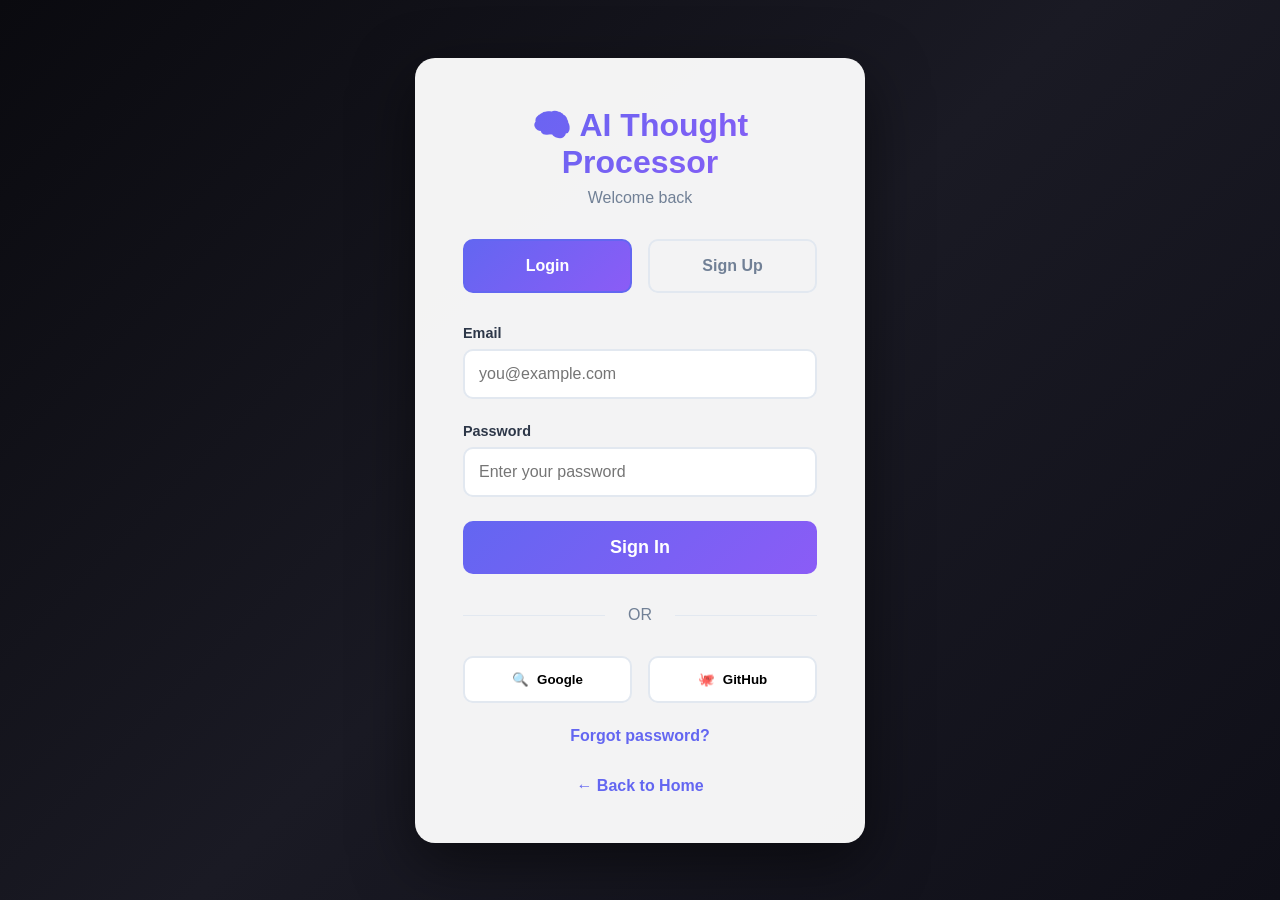
<file: frontend/login.html>
<!DOCTYPE html>
<html lang="en">
<head>
    <meta charset="UTF-8">
    <meta name="viewport" content="width=device-width, initial-scale=1.0">
    <title>Login - AI Thought Processor</title>
    <script src="auth-manager.js"></script>
    <style>
        * {
            margin: 0;
            padding: 0;
            box-sizing: border-box;
        }

        :root {
            --primary: #6366f1;
            --secondary: #8b5cf6;
            --accent: #a78bfa;
        }

        body {
            font-family: -apple-system, BlinkMacSystemFont, 'Segoe UI', 'Roboto', 'Oxygen', 'Ubuntu', sans-serif;
            background: linear-gradient(135deg, #0a0a0f 0%, #1a1a24 50%, #0f0f18 100%);
            min-height: 100vh;
            display: flex;
            align-items: center;
            justify-content: center;
            padding: 2rem;
        }

        .login-container {
            background: rgba(255, 255, 255, 0.95);
            border-radius: 20px;
            padding: 3rem;
            width: 100%;
            max-width: 450px;
            box-shadow: 0 20px 60px rgba(0, 0, 0, 0.5);
        }

        .logo {
            text-align: center;
            margin-bottom: 2rem;
        }

        .logo h1 {
            font-size: 2rem;
            background: linear-gradient(135deg, var(--primary), var(--secondary));
            -webkit-background-clip: text;
            -webkit-text-fill-color: transparent;
            background-clip: text;
            margin-bottom: 0.5rem;
        }

        .logo p {
            color: #718096;
        }

        .tabs {
            display: flex;
            gap: 1rem;
            margin-bottom: 2rem;
        }

        .tab {
            flex: 1;
            padding: 1rem;
            text-align: center;
            border: 2px solid #e2e8f0;
            border-radius: 10px;
            cursor: pointer;
            transition: all 0.3s;
            font-weight: 600;
            color: #718096;
        }

        .tab.active {
            background: linear-gradient(135deg, var(--primary), var(--secondary));
            color: white;
            border-color: var(--primary);
        }

        .form-group {
            margin-bottom: 1.5rem;
        }

        label {
            display: block;
            margin-bottom: 0.5rem;
            color: #2d3748;
            font-weight: 600;
            font-size: 0.9rem;
        }

        input {
            width: 100%;
            padding: 0.875rem;
            border: 2px solid #e2e8f0;
            border-radius: 10px;
            font-size: 1rem;
            transition: all 0.3s;
            font-family: inherit;
        }

        input:focus {
            outline: none;
            border-color: var(--primary);
            box-shadow: 0 0 0 3px rgba(102, 126, 234, 0.1);
        }

        .btn-primary {
            width: 100%;
            padding: 1rem;
            background: linear-gradient(135deg, var(--primary), var(--secondary));
            color: white;
            border: none;
            border-radius: 10px;
            font-size: 1.125rem;
            font-weight: 600;
            cursor: pointer;
            transition: all 0.3s;
        }

        .btn-primary:hover {
            transform: translateY(-2px);
            box-shadow: 0 10px 30px rgba(102, 126, 234, 0.4);
        }

        .btn-primary:disabled {
            background: #cbd5e0;
            cursor: not-allowed;
            transform: none;
        }

        .alert {
            padding: 1rem;
            border-radius: 10px;
            margin-bottom: 1rem;
        }

        .alert-error {
            background: #fee;
            color: #c00;
            border: 1px solid #fcc;
        }

        .alert-success {
            background: #efe;
            color: #0a0;
            border: 1px solid #cfc;
        }

        .divider {
            text-align: center;
            margin: 2rem 0;
            color: #718096;
            position: relative;
        }

        .divider::before,
        .divider::after {
            content: '';
            position: absolute;
            top: 50%;
            width: 40%;
            height: 1px;
            background: #e2e8f0;
        }

        .divider::before {
            left: 0;
        }

        .divider::after {
            right: 0;
        }

        .social-login {
            display: grid;
            grid-template-columns: 1fr 1fr;
            gap: 1rem;
        }

        .btn-social {
            padding: 0.875rem;
            border: 2px solid #e2e8f0;
            border-radius: 10px;
            background: white;
            cursor: pointer;
            transition: all 0.3s;
            font-weight: 600;
            display: flex;
            align-items: center;
            justify-content: center;
            gap: 0.5rem;
        }

        .btn-social:hover {
            border-color: var(--primary);
            transform: translateY(-2px);
        }

        .links {
            text-align: center;
            margin-top: 1.5rem;
            color: #718096;
        }

        .links a {
            color: var(--primary);
            text-decoration: none;
            font-weight: 600;
        }

        .links a:hover {
            text-decoration: underline;
        }

        .tab-content {
            display: none;
        }

        .tab-content.active {
            display: block;
        }

        .loading {
            display: inline-block;
            width: 20px;
            height: 20px;
            border: 3px solid rgba(255, 255, 255, 0.3);
            border-radius: 50%;
            border-top-color: white;
            animation: spin 1s linear infinite;
        }

        @keyframes spin {
            to { transform: rotate(360deg); }
        }

        .consent-section {
            background: #f7fafc;
            padding: 1.25rem;
            border-radius: 10px;
            margin-bottom: 1.5rem;
            border: 1px solid #e2e8f0;
        }

        .consent-section h3 {
            color: #2d3748;
            font-size: 0.9rem;
            margin-bottom: 1rem;
            font-weight: 700;
        }

        .checkbox-group {
            margin-bottom: 0.875rem;
        }

        .checkbox-group:last-child {
            margin-bottom: 0;
        }

        .checkbox-label {
            display: flex;
            align-items: flex-start;
            cursor: pointer;
            font-size: 0.875rem;
            color: #4a5568;
            line-height: 1.5;
        }

        .checkbox-label input[type="checkbox"] {
            width: auto;
            margin-right: 0.75rem;
            margin-top: 0.25rem;
            cursor: pointer;
            flex-shrink: 0;
        }

        .checkbox-label.required {
            color: #2d3748;
            font-weight: 500;
        }

        .checkbox-label a {
            color: var(--primary);
            text-decoration: underline;
            margin: 0 0.2rem;
        }

        .checkbox-label a:hover {
            color: var(--secondary);
        }

        .consent-divider {
            border-top: 1px solid #cbd5e0;
            margin: 1rem 0;
            padding-top: 0.5rem;
        }

        .consent-optional {
            font-size: 0.75rem;
            color: #718096;
            margin-top: 0.25rem;
            margin-left: 1.75rem;
        }
    </style>
</head>
<body>
    <div class="login-container">
        <div class="logo">
            <h1>🧠 AI Thought Processor</h1>
            <p>Welcome back</p>
        </div>

        <div class="tabs">
            <div class="tab active" onclick="switchTab('login')">Login</div>
            <div class="tab" onclick="switchTab('signup')">Sign Up</div>
        </div>

        <div id="alertContainer"></div>

        <!-- Login Form -->
        <div id="login-form" class="tab-content active">
            <form onsubmit="handleLogin(event)">
                <div class="form-group">
                    <label for="login-email">Email</label>
                    <input type="email" id="login-email" required placeholder="you@example.com">
                </div>
                <div class="form-group">
                    <label for="login-password">Password</label>
                    <input type="password" id="login-password" required placeholder="Enter your password">
                </div>
                <button type="submit" class="btn-primary" id="login-button">
                    <span id="login-text">Sign In</span>
                    <span id="login-spinner" class="loading" style="display: none;"></span>
                </button>
            </form>

            <div class="divider">OR</div>

            <div class="social-login">
                <button class="btn-social" onclick="socialLogin('google')">
                    <span>🔍</span> Google
                </button>
                <button class="btn-social" onclick="socialLogin('github')">
                    <span>🐙</span> GitHub
                </button>
            </div>

            <div class="links">
                <a href="#" onclick="forgotPassword()">Forgot password?</a>
            </div>
        </div>

        <!-- Signup Form -->
        <div id="signup-form" class="tab-content">
            <form onsubmit="handleSignup(event)">
                <div class="form-group">
                    <label for="signup-name">Full Name</label>
                    <input type="text" id="signup-name" required placeholder="John Doe">
                </div>
                <div class="form-group">
                    <label for="signup-email">Email</label>
                    <input type="email" id="signup-email" required placeholder="you@example.com">
                </div>
                <div class="form-group">
                    <label for="signup-password">Password</label>
                    <input type="password" id="signup-password" required placeholder="Create a password" minlength="8">
                </div>
                <div class="form-group">
                    <label for="signup-confirm">Confirm Password</label>
                    <input type="password" id="signup-confirm" required placeholder="Confirm your password">
                </div>

                <!-- Consent Section -->
                <div class="consent-section">
                    <h3>Terms & Privacy (Required)</h3>

                    <div class="checkbox-group">
                        <label class="checkbox-label required">
                            <input type="checkbox" id="consent-terms" required>
                            <span>I agree to the <a href="#terms" target="_blank">Terms of Service</a> *</span>
                        </label>
                    </div>

                    <div class="checkbox-group">
                        <label class="checkbox-label required">
                            <input type="checkbox" id="consent-privacy" required>
                            <span>I agree to the <a href="#privacy" target="_blank">Privacy Policy</a> *</span>
                        </label>
                    </div>

                    <div class="checkbox-group">
                        <label class="checkbox-label required">
                            <input type="checkbox" id="consent-data-processing" required>
                            <span>I consent to AI processing of my data to provide the service *</span>
                        </label>
                    </div>

                    <div class="consent-divider"></div>
                    <h3 style="margin-top: 0.75rem;">Optional Preferences</h3>

                    <div class="checkbox-group">
                        <label class="checkbox-label">
                            <input type="checkbox" id="consent-marketing">
                            <span>I want to receive marketing emails and product updates</span>
                        </label>
                        <p class="consent-optional">You can unsubscribe anytime</p>
                    </div>

                    <div class="checkbox-group">
                        <label class="checkbox-label">
                            <input type="checkbox" id="consent-analytics" checked>
                            <span>I consent to analytics tracking to improve the product</span>
                        </label>
                        <p class="consent-optional">Helps us understand usage patterns</p>
                    </div>
                </div>

                <button type="submit" class="btn-primary" id="signup-button">
                    <span id="signup-text">Create Account</span>
                    <span id="signup-spinner" class="loading" style="display: none;"></span>
                </button>
            </form>

            <div class="divider">OR</div>

            <div class="social-login">
                <button class="btn-social" onclick="socialLogin('google')">
                    <span>🔍</span> Google
                </button>
                <button class="btn-social" onclick="socialLogin('github')">
                    <span>🐙</span> GitHub
                </button>
            </div>
        </div>

        <div class="links" style="margin-top: 2rem;">
            <a href="landing.html">← Back to Home</a>
        </div>
    </div>

    <script>
        const API_BASE = 'http://localhost:8000';

        // Convert anonymous thoughts to user account
        async function convertAnonymousThoughts(authToken) {
            const sessionToken = localStorage.getItem('pending_conversion_token') || 
                                localStorage.getItem('anonymous_session_token');
            
            if (!sessionToken) {
                return; // No anonymous session to convert
            }

            try {
                const response = await fetch(`${API_BASE}/api/auth/convert-anonymous?session_token=${sessionToken}`, {
                    method: 'POST',
                    headers: {
                        'Authorization': `Bearer ${authToken}`,
                        'Content-Type': 'application/json'
                    }
                });

                if (response.ok) {
                    const data = await response.json();
                    console.log(`Converted ${data.thoughts_converted} anonymous thoughts`);
                    
                    // Clean up anonymous session data
                    localStorage.removeItem('anonymous_session_token');
                    localStorage.removeItem('pending_conversion_token');
                }
            } catch (error) {
                console.error('Error converting anonymous thoughts:', error);
                // Continue anyway - don't block login
            }
        }

        function switchTab(tab) {
            // Update tab buttons
            document.querySelectorAll('.tab').forEach(t => t.classList.remove('active'));
            event.target.classList.add('active');

            // Update tab content
            document.querySelectorAll('.tab-content').forEach(c => c.classList.remove('active'));
            document.getElementById(`${tab}-form`).classList.add('active');

            // Clear alerts
            document.getElementById('alertContainer').innerHTML = '';
        }

        async function handleLogin(event) {
            event.preventDefault();

            const email = document.getElementById('login-email').value;
            const password = document.getElementById('login-password').value;

            setLoading('login', true);

            const result = await authManager.login(email, password);
            
            if (result.success) {
                showAlert('success', 'Login successful! Redirecting...');
                
                // Check for redirect parameter
                const urlParams = new URLSearchParams(window.location.search);
                const redirectTo = urlParams.get('redirect') || 'index.html';
                
                setTimeout(() => {
                    window.location.href = redirectTo;
                }, 1000);
            } else {
                showAlert('error', result.error || 'Login failed');
                setLoading('login', false);
            }
        }

        async function handleSignup(event) {
            event.preventDefault();

            const name = document.getElementById('signup-name').value;
            const email = document.getElementById('signup-email').value;
            const password = document.getElementById('signup-password').value;
            const confirm = document.getElementById('signup-confirm').value;

            // Validate passwords match
            if (password !== confirm) {
                showAlert('error', 'Passwords do not match');
                return;
            }

            // Validate password length
            if (password.length < 8) {
                showAlert('error', 'Password must be at least 8 characters');
                setLoading('signup', false);
                return;
            }

            // Get consent values
            const consentTerms = document.getElementById('consent-terms').checked;
            const consentPrivacy = document.getElementById('consent-privacy').checked;
            const consentDataProcessing = document.getElementById('consent-data-processing').checked;
            const consentMarketing = document.getElementById('consent-marketing').checked;
            const consentAnalytics = document.getElementById('consent-analytics').checked;

            // Validate required consents (HTML required attribute should handle this, but double-check)
            if (!consentTerms || !consentPrivacy || !consentDataProcessing) {
                showAlert('error', 'You must accept all required terms to create an account');
                return;
            }

            setLoading('signup', true);

            const signupData = {
                name,
                email,
                password,
                consent: {
                    terms_accepted: consentTerms,
                    terms_version: "1.0",
                    privacy_accepted: consentPrivacy,
                    privacy_version: "1.0",
                    marketing: consentMarketing,
                    analytics: consentAnalytics,
                    data_processing: consentDataProcessing
                }
            };

            const result = await authManager.signup(signupData);

            if (result.success) {
                showAlert('success', 'Account created! Redirecting...');

                // Store consent preferences for analytics (if enabled)
                if (consentAnalytics) {
                    localStorage.setItem('analytics_enabled', 'true');
                }
                if (consentMarketing) {
                    localStorage.setItem('marketing_enabled', 'true');
                }

                setTimeout(() => {
                    window.location.href = 'index.html';
                }, 1000);
            } else {
                showAlert('error', result.error || 'Signup failed');
                setLoading('signup', false);
            }
        }

        function socialLogin(provider) {
            showAlert('error', `${provider} login is not yet configured. Please use email/password or demo mode.`);
        }

        function forgotPassword() {
            alert('Password reset functionality coming soon!');
        }

        function setLoading(form, isLoading) {
            const button = document.getElementById(`${form}-button`);
            const text = document.getElementById(`${form}-text`);
            const spinner = document.getElementById(`${form}-spinner`);

            button.disabled = isLoading;
            text.style.display = isLoading ? 'none' : 'inline';
            spinner.style.display = isLoading ? 'inline-block' : 'none';
        }

        function showAlert(type, message) {
            const alertContainer = document.getElementById('alertContainer');
            const alertClass = type === 'error' ? 'alert-error' : 'alert-success';

            alertContainer.innerHTML = `
                <div class="alert ${alertClass}">
                    ${message}
                </div>
            `;

            if (type === 'success') {
                setTimeout(() => {
                    alertContainer.innerHTML = '';
                }, 5000);
            }
        }

        // Check if already logged in (using authManager)
        // First, clear any stale session data on this page
        async function checkExistingSession() {
            if (authManager.isAuthenticated()) {
                // Validate the session with the server
                const isValid = await authManager.validateSession();
                if (isValid) {
                    // Valid session exists, redirect to app
                    window.location.replace('index.html');
                    return true;
                } else {
                    // Invalid session, clear it
                    authManager.clearAuthData();
                }
            }
            return false;
        }

        // Initialize page
        (async function() {
            // Check for existing valid session
            const hasValidSession = await checkExistingSession();
            if (hasValidSession) return; // Will redirect
            
            // Show logout reason if provided
            const urlParams = new URLSearchParams(window.location.search);
            const reason = urlParams.get('reason');
            if (reason) {
                showAlert('error', reason);
            }

            // Show signup tab if requested
            const signup = urlParams.get('signup');
            if (signup) {
                // Simulate click on signup tab
                const signupTab = document.querySelector('.tab:last-child');
                if (signupTab) {
                    signupTab.click();
                }
            }
        })();
    </script>
</body>
</html>
</file>
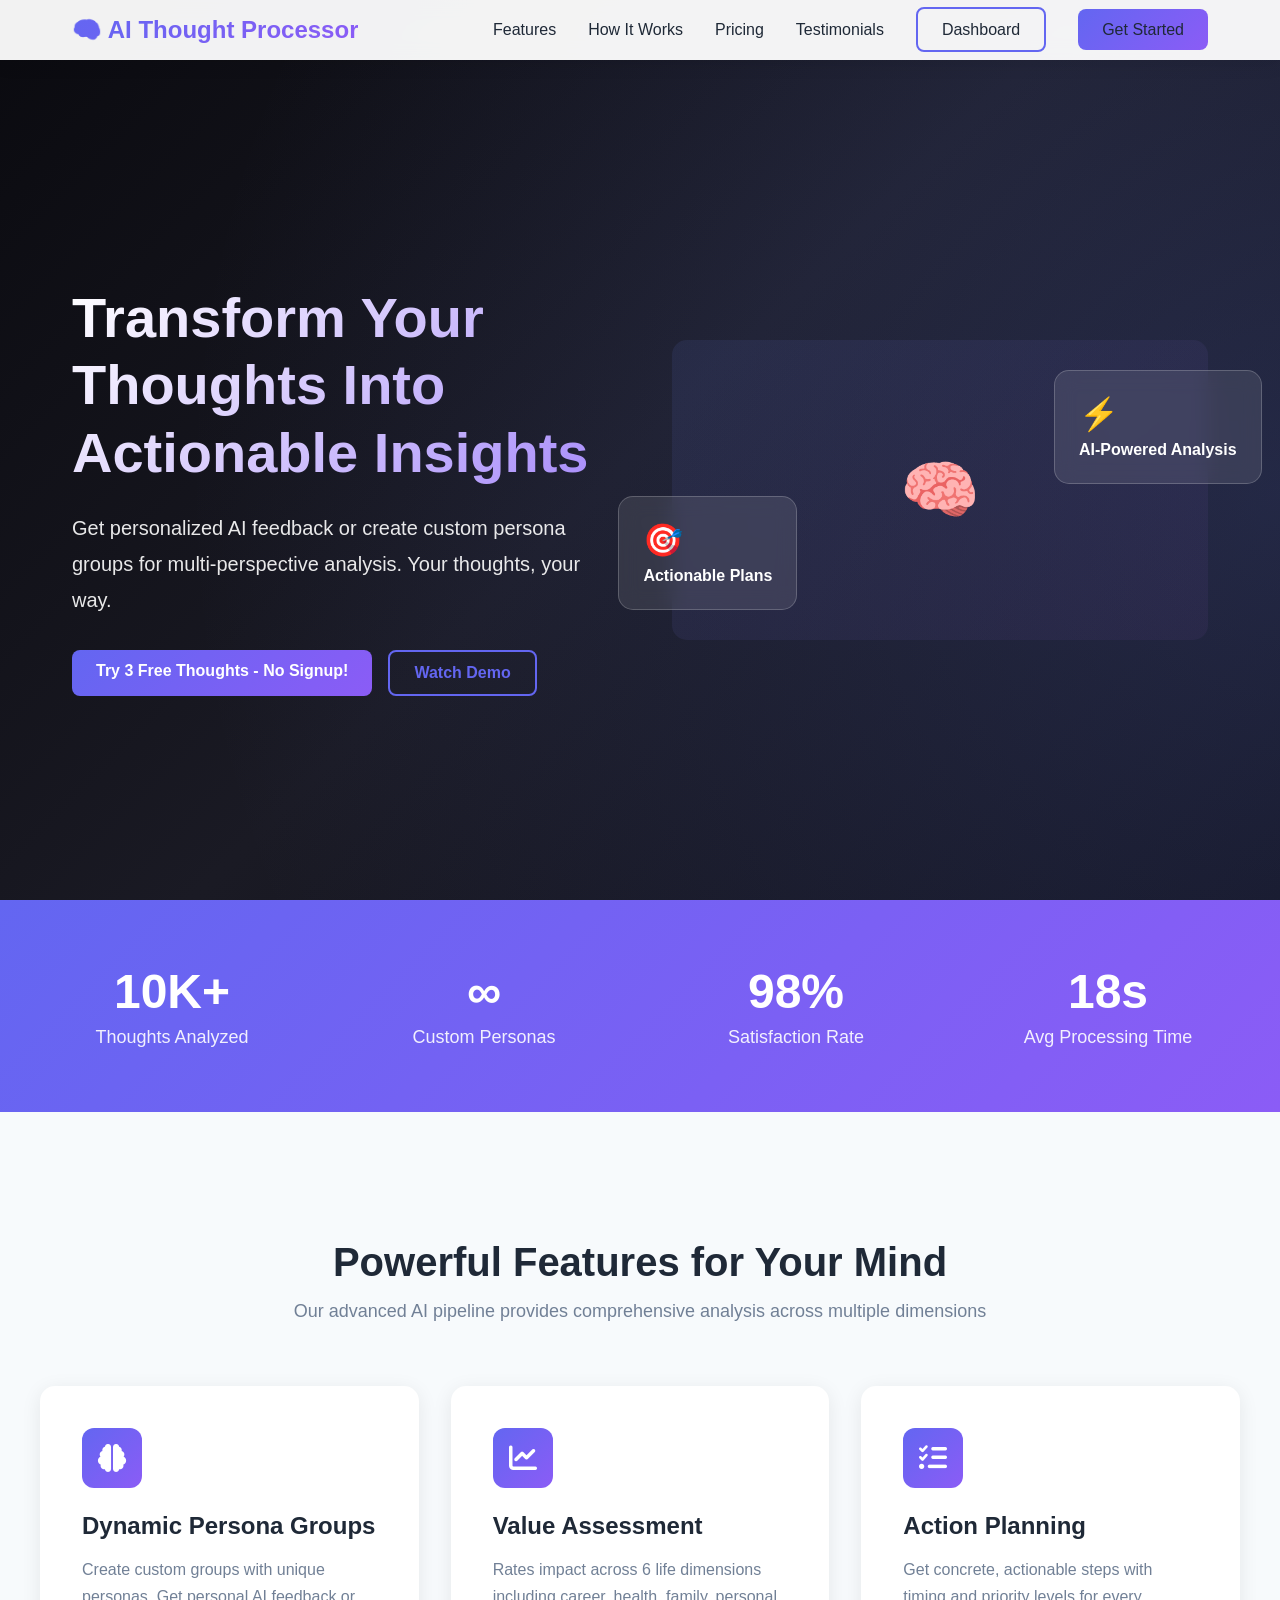
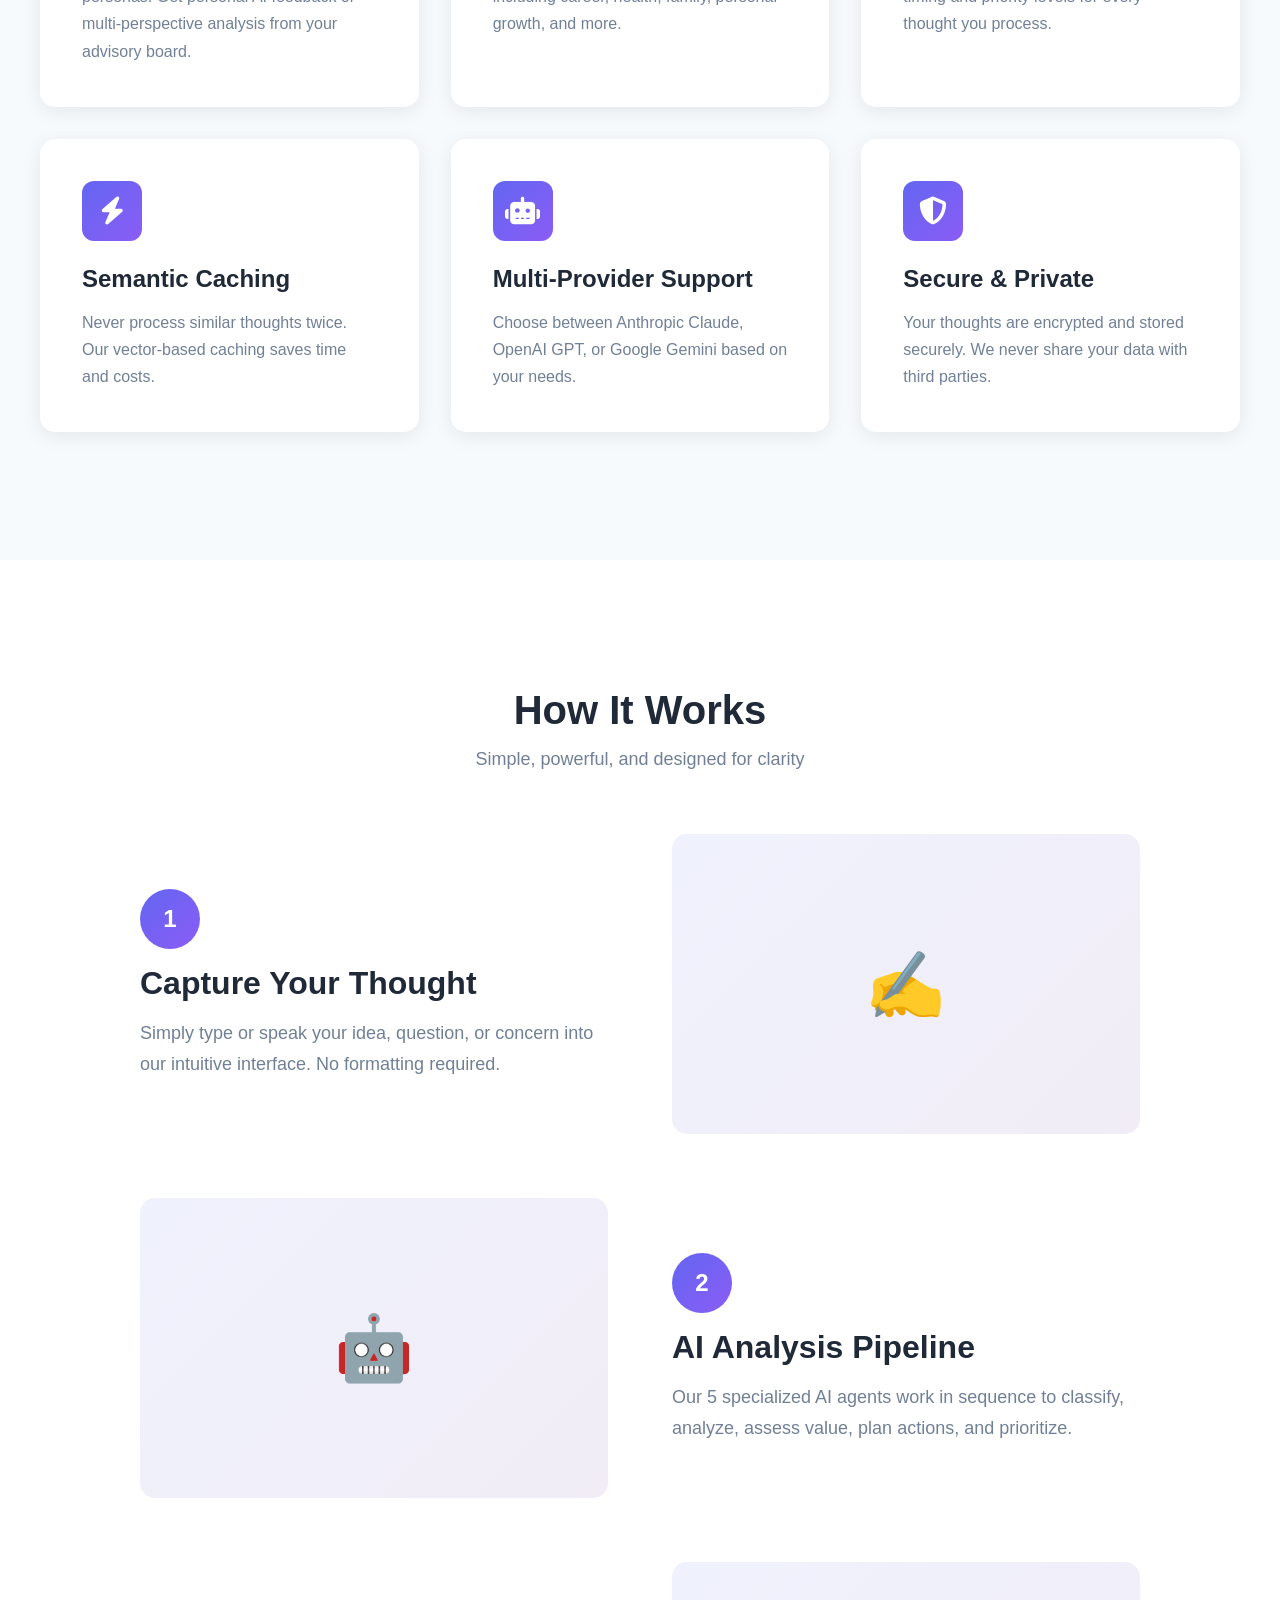
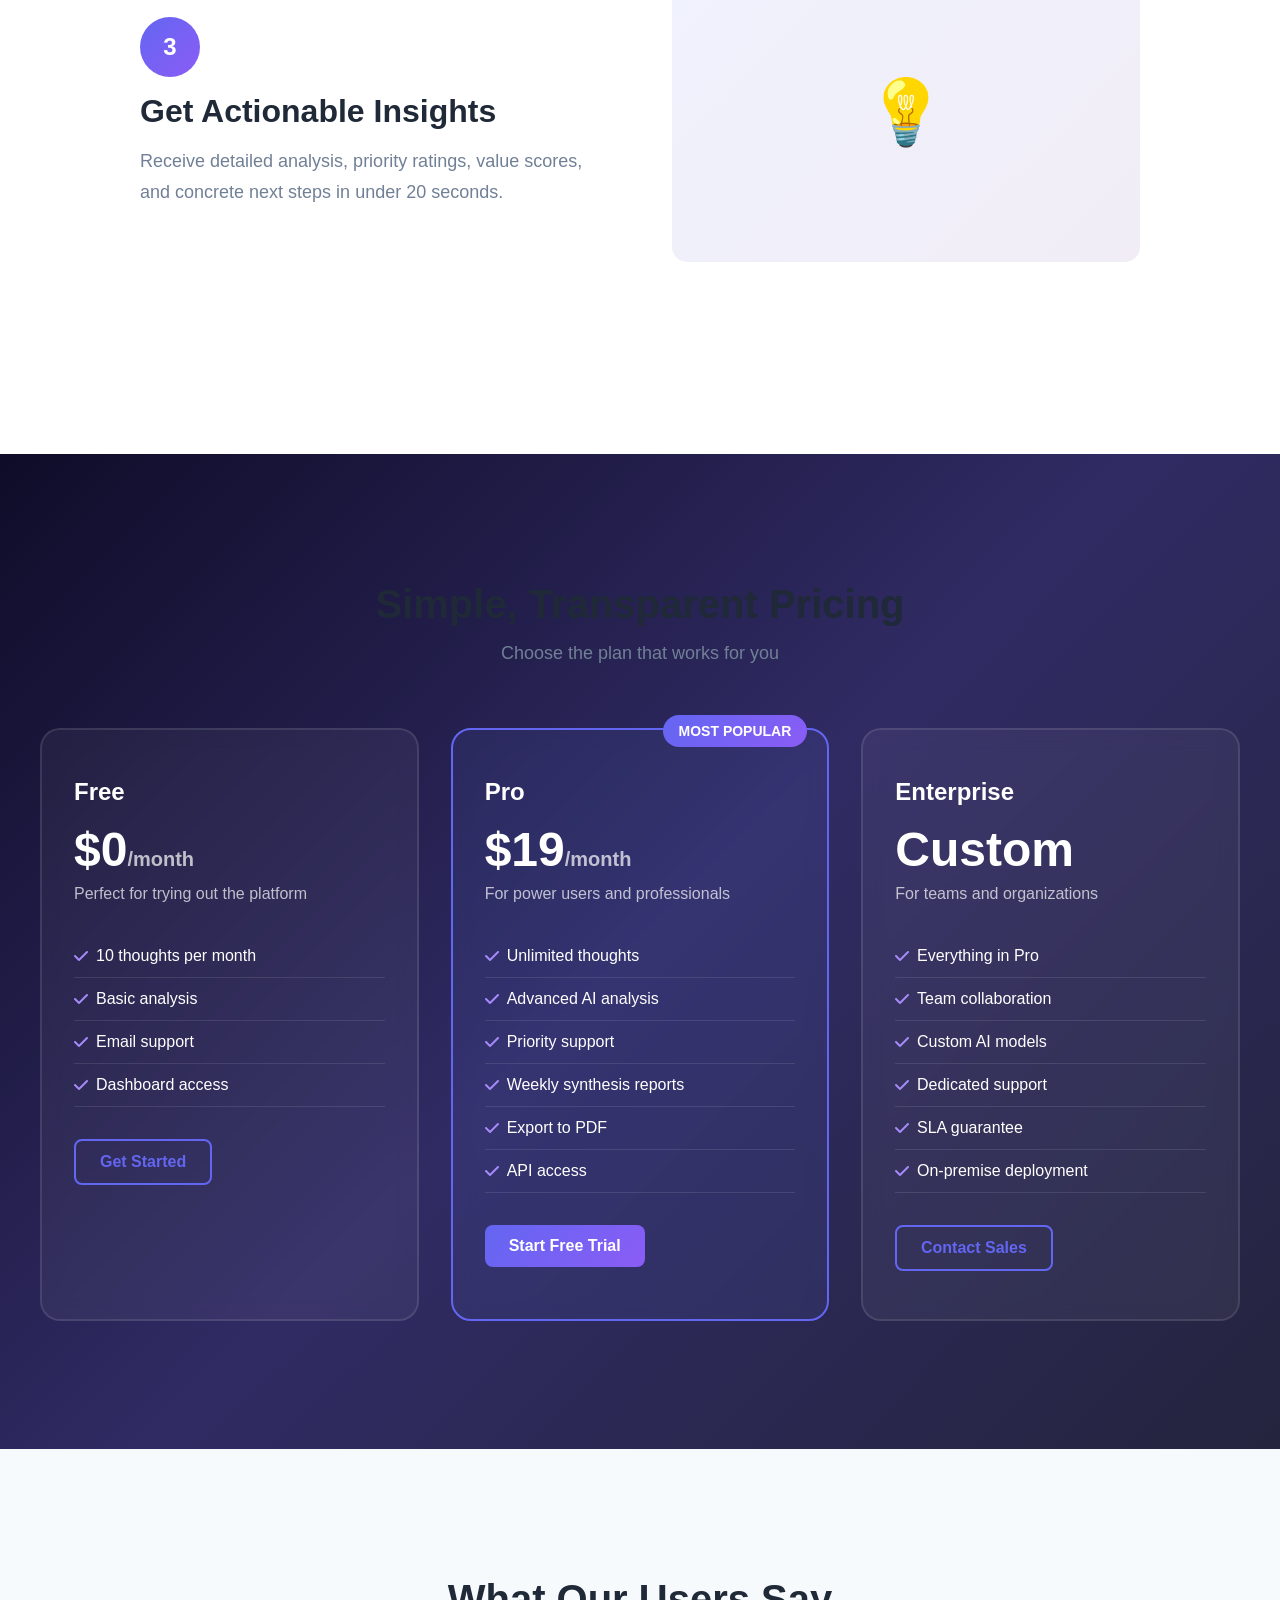
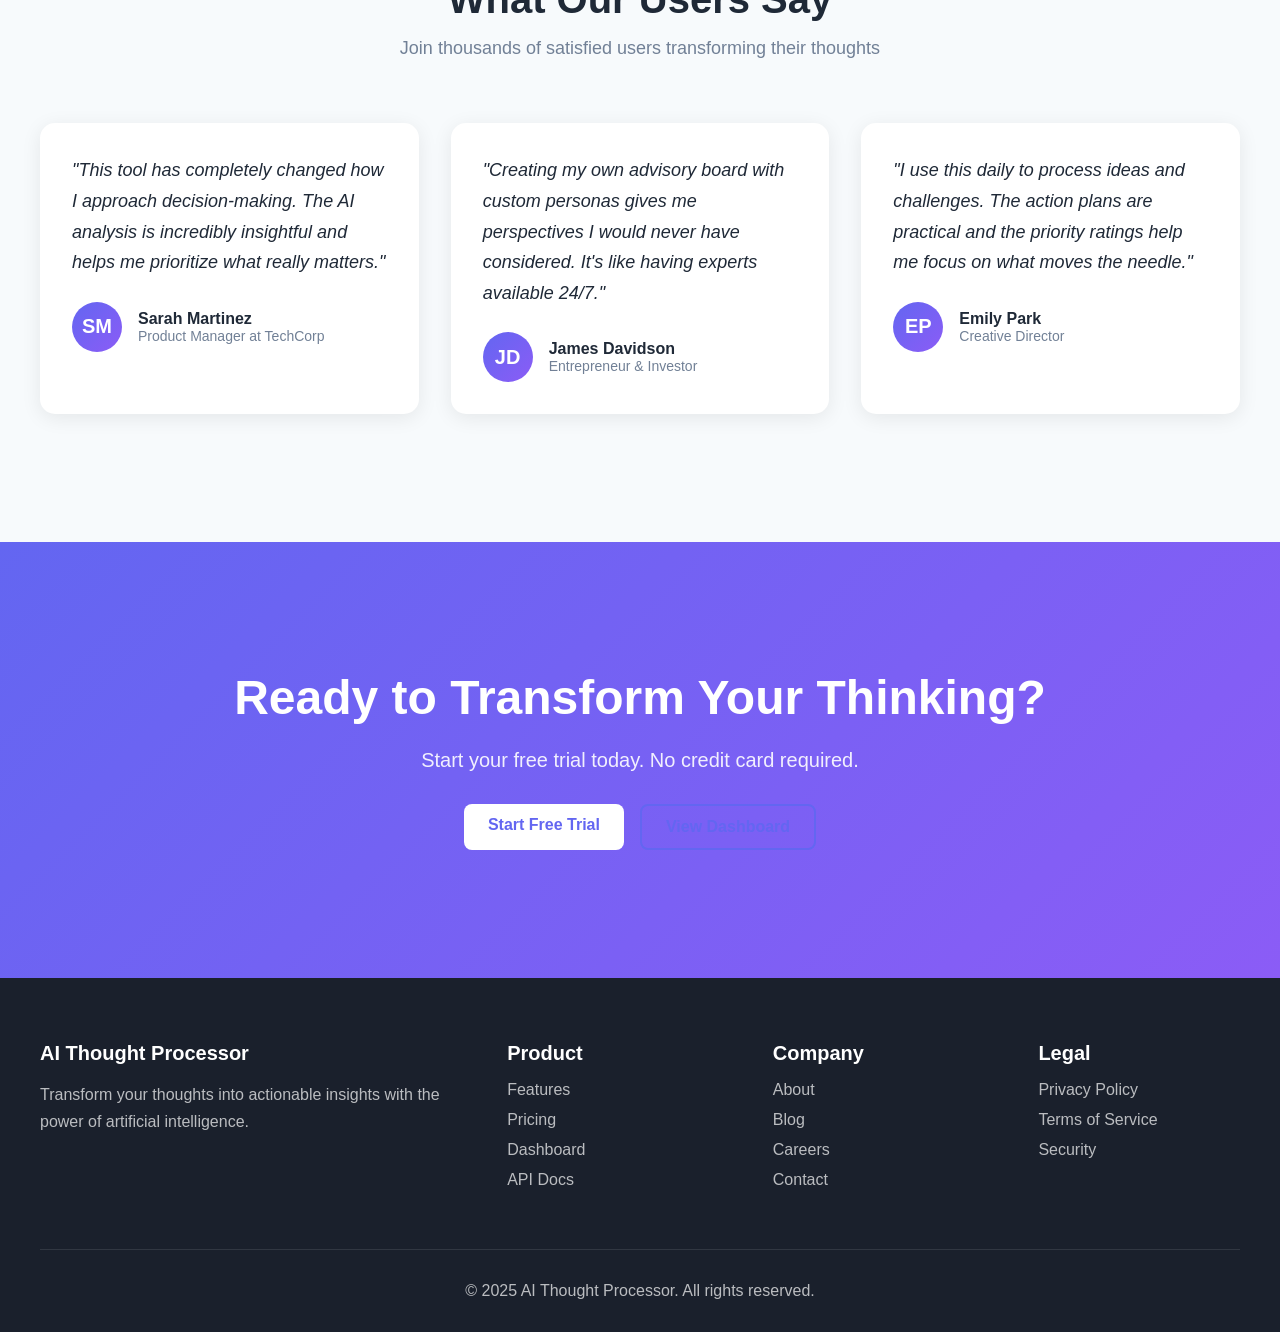
<file: frontend/search.html>
<!DOCTYPE html>
<html lang="en">
<head>
    <meta charset="UTF-8">
    <meta name="viewport" content="width=device-width, initial-scale=1.0">
    <title>Thought Search - AI Thought Processor</title>
    <style>
        * {
            margin: 0;
            padding: 0;
            box-sizing: border-box;
        }
        
        body {
            font-family: -apple-system, BlinkMacSystemFont, 'Segoe UI', sans-serif;
            background: linear-gradient(135deg, #667eea 0%, #764ba2 100%);
            min-height: 100vh;
            padding: 20px;
        }
        
        .container {
            max-width: 1200px;
            margin: 0 auto;
            background: white;
            border-radius: 20px;
            padding: 40px;
            box-shadow: 0 20px 60px rgba(0,0,0,0.3);
        }
        
        h1 {
            text-align: center;
            color: #333;
            margin-bottom: 10px;
            font-size: 2.5em;
        }
        
        .subtitle {
            text-align: center;
            color: #666;
            margin-bottom: 30px;
        }
        
        .search-box {
            display: flex;
            gap: 10px;
            margin-bottom: 20px;
        }
        
        input[type="text"] {
            flex: 1;
            padding: 15px 20px;
            border: 2px solid #e0e0e0;
            border-radius: 10px;
            font-size: 16px;
        }
        
        input[type="text"]:focus {
            outline: none;
            border-color: #667eea;
        }
        
        .search-controls {
            display: flex;
            gap: 15px;
            margin-bottom: 30px;
            flex-wrap: wrap;
        }
        
        .control-group {
            display: flex;
            align-items: center;
            gap: 8px;
        }
        
        select {
            padding: 8px 12px;
            border: 2px solid #e0e0e0;
            border-radius: 8px;
            font-size: 14px;
        }
        
        button {
            padding: 15px 30px;
            background: linear-gradient(135deg, #667eea 0%, #764ba2 100%);
            color: white;
            border: none;
            border-radius: 10px;
            font-size: 16px;
            cursor: pointer;
            transition: transform 0.2s;
        }
        
        button:hover {
            transform: translateY(-2px);
        }
        
        .btn-secondary {
            background: linear-gradient(135deg, #84fab0 0%, #8fd3f4 100%);
        }
        
        .examples {
            margin-bottom: 20px;
            padding: 15px;
            background: #f8f9fa;
            border-radius: 10px;
        }
        
        .example-tag {
            display: inline-block;
            padding: 8px 15px;
            background: white;
            border: 2px solid #e0e0e0;
            border-radius: 20px;
            margin: 4px;
            cursor: pointer;
            font-size: 14px;
        }
        
        .example-tag:hover {
            border-color: #667eea;
            background: #f0f0ff;
        }
        
        .stats {
            display: flex;
            gap: 20px;
            margin-bottom: 20px;
            padding: 15px;
            background: #f8f9fa;
            border-radius: 10px;
            font-size: 14px;
        }
        
        .stat-item {
            display: flex;
            align-items: center;
            gap: 8px;
        }
        
        .results-container {
            display: grid;
            gap: 15px;
        }
        
        .result-card {
            background: #f8f9fa;
            border-radius: 12px;
            padding: 20px;
            border-left: 4px solid #667eea;
            transition: transform 0.2s, box-shadow 0.2s;
        }
        
        .result-card:hover {
            transform: translateY(-2px);
            box-shadow: 0 4px 12px rgba(0,0,0,0.1);
        }
        
        .result-header {
            display: flex;
            justify-content: space-between;
            align-items: start;
            margin-bottom: 12px;
        }
        
        .result-title {
            font-size: 16px;
            font-weight: 600;
            color: #333;
            flex: 1;
        }
        
        .result-score {
            background: #667eea;
            color: white;
            padding: 4px 12px;
            border-radius: 20px;
            font-size: 13px;
            font-weight: 600;
        }
        
        .result-content {
            color: #666;
            line-height: 1.6;
            margin-bottom: 12px;
        }
        
        .result-meta {
            display: flex;
            gap: 10px;
            flex-wrap: wrap;
            font-size: 13px;
        }
        
        .meta-badge {
            padding: 4px 10px;
            background: white;
            border-radius: 12px;
            color: #666;
        }
        
        .loading {
            text-align: center;
            padding: 40px;
            color: #666;
        }
        
        .error {
            background: #fee;
            border-left-color: #c33;
            color: #c33;
        }
        
        .empty-state {
            text-align: center;
            padding: 60px 20px;
            color: #999;
        }
        
        .empty-state-icon {
            font-size: 64px;
            margin-bottom: 20px;
        }
        
        .comparison-mode {
            display: grid;
            grid-template-columns: repeat(3, 1fr);
            gap: 20px;
        }
        
        .comparison-column {
            background: #f8f9fa;
            border-radius: 12px;
            padding: 20px;
        }
        
        .comparison-column h3 {
            margin-bottom: 15px;
            color: #333;
            font-size: 1.2em;
        }
        
        @media (max-width: 768px) {
            .comparison-mode {
                grid-template-columns: 1fr;
            }
            
            .search-controls {
                flex-direction: column;
            }
        }
    </style>
</head>
<body>
    <div class="container">
        <div style="text-align: left; margin-bottom: 20px;">
            <a href="index.html" style="color: #667eea; text-decoration: none; font-size: 14px; display: inline-flex; align-items: center; gap: 6px;">
                ← Back to Home
            </a>
        </div>
        
        <h1>🔍 Thought Search</h1>
        <p class="subtitle">Search your thoughts and processing results with hybrid AI</p>
        
        <div class="examples">
            <h3>💡 Try searching for:</h3>
            <span class="example-tag" onclick="search('career decision')">career decision</span>
            <span class="example-tag" onclick="search('high priority')">high priority</span>
            <span class="example-tag" onclick="search('should I learn')">should I learn</span>
            <span class="example-tag" onclick="search('work life balance')">work life balance</span>
        </div>
        
        <div class="search-box">
            <input 
                type="text" 
                id="searchInput" 
                placeholder="Search your thoughts..." 
                onkeypress="if(event.key==='Enter') search()">
            <button onclick="search()">Search</button>
            <button class="btn-secondary" onclick="compareSearch()">Compare Modes</button>
        </div>
        
        <div class="search-controls">
            <div class="control-group">
                <label>Search Mode:</label>
                <select id="searchMode">
                    <option value="hybrid">Hybrid (Best)</option>
                    <option value="keyword">Keyword Only</option>
                    <option value="semantic">Semantic Only</option>
                </select>
            </div>
            
            <div class="control-group">
                <label>Status:</label>
                <select id="statusFilter">
                    <option value="">All</option>
                    <option value="pending">Pending</option>
                    <option value="processing">Processing</option>
                    <option value="completed">Completed</option>
                    <option value="failed">Failed</option>
                </select>
            </div>
            
            <div class="control-group">
                <label>Results:</label>
                <select id="topK">
                    <option value="5">5</option>
                    <option value="10" selected>10</option>
                    <option value="20">20</option>
                    <option value="50">50</option>
                </select>
            </div>
        </div>
        
        <div id="results"></div>
    </div>
    
    <script>
        const API_BASE = 'http://localhost:8000';
        
        // Check authentication on page load
        function checkAuth() {
            const token = localStorage.getItem('auth_token');
            const userId = localStorage.getItem('user_id');
            const anonymousToken = localStorage.getItem('anonymous_session_token');
            
            // Allow access if user has auth token OR anonymous session
            if (!token && !userId && !anonymousToken) {
                // Only redirect if we're not already on landing to avoid loops
                if (!window.location.href.includes('landing.html')) {
                    window.location.href = 'landing.html';
                    return false;
                }
            }
            return true;
        }
        
        // Get authentication headers
        function getAuthHeaders() {
            const token = localStorage.getItem('auth_token');
            const headers = {
                'Content-Type': 'application/json'
            };
            if (token) {
                headers['Authorization'] = `Bearer ${token}`;
            }
            return headers;
        }
        
        // Run auth check on page load
        window.addEventListener('DOMContentLoaded', () => {
            if (!checkAuth()) {
                return; // Will redirect, so stop execution
            }
        });
        
        async function search(queryText) {
            const resultsDiv = document.getElementById('results');
            const searchInput = document.getElementById('searchInput');
            
            if (queryText) {
                searchInput.value = queryText;
            }
            
            const query = searchInput.value.trim();
            if (!query) {
                resultsDiv.innerHTML = '<div class="empty-state"><div class="empty-state-icon">🔍</div><p>Enter a search query to begin</p></div>';
                return;
            }
            
            resultsDiv.innerHTML = '<div class="loading">🔄 Searching your thoughts...</div>';
            
            const searchMode = document.getElementById('searchMode').value;
            const status = document.getElementById('statusFilter').value;
            const topK = parseInt(document.getElementById('topK').value);
            
            try {
                const response = await fetch(`${API_BASE}/search/thoughts`, {
                    method: 'POST',
                    headers: getAuthHeaders(),
                    body: JSON.stringify({
                        query: query,
                        search_mode: searchMode,
                        status: status || undefined,
                        top_k: topK
                    })
                });
                
                if (!response.ok) {
                    throw new Error(`Search failed: ${response.statusText}`);
                }
                
                const data = await response.json();
                renderResults(data);
                
            } catch (error) {
                resultsDiv.innerHTML = `
                    <div class="result-card error">
                        <div class="result-title">❌ Error</div>
                        <div class="result-content">${error.message}</div>
                        <div class="result-content" style="font-size: 12px; margin-top: 10px;">
                            Make sure the API is running at ${API_BASE} and search service is enabled.
                        </div>
                    </div>
                `;
            }
        }
        
        function renderResults(data) {
            const resultsDiv = document.getElementById('results');
            
            if (!data.results || data.results.length === 0) {
                const userId = localStorage.getItem('user_id');
                const indexUrl = `${API_BASE}/search/index/rebuild?user_id=${userId}`;
                
                resultsDiv.innerHTML = `
                    <div class="empty-state">
                        <div class="empty-state-icon">🤷</div>
                        <p>No thoughts found matching "${data.query}"</p>
                        <p style="font-size: 14px; margin-top: 10px; margin-bottom: 15px;">
                            This could mean:
                        </p>
                        <ul style="text-align: left; max-width: 400px; margin: 0 auto; font-size: 14px; color: #666;">
                            <li>Your thoughts haven't been indexed yet</li>
                            <li>No thoughts match your search query</li>
                            <li>Try a different search term or broader keywords</li>
                        </ul>
                        <div style="margin-top: 20px;">
                            <button onclick="rebuildIndex()" style="padding: 10px 20px; background: linear-gradient(135deg, #667eea 0%, #764ba2 100%); color: white; border: none; border-radius: 8px; cursor: pointer; font-size: 14px;">
                                📚 Index My Thoughts
                            </button>
                            <p style="font-size: 12px; color: #999; margin-top: 8px;">Click to make all your thoughts searchable</p>
                        </div>
                    </div>
                `;
                return;
            }
            
            const statsHtml = `
                <div class="stats">
                    <div class="stat-item">
                        <strong>Query:</strong> ${data.query}
                    </div>
                    <div class="stat-item">
                        <strong>Results:</strong> ${data.total_hits}
                    </div>
                    <div class="stat-item">
                        <strong>Mode:</strong> ${data.search_mode}
                    </div>
                    <div class="stat-item">
                        <strong>Latency:</strong> ${data.latency_ms.toFixed(1)}ms
                    </div>
                </div>
            `;
            
            const resultsHtml = data.results.map((result, index) => {
                const score = result.score || result.hybrid_score || 0;
                return `
                    <div class="result-card">
                        <div class="result-header">
                            <div class="result-title">${index + 1}. ${escapeHtml(result.title)}</div>
                            <div class="result-score">${score.toFixed(3)}</div>
                        </div>
                        <div class="result-content">${escapeHtml(result.content.substring(0, 300))}...</div>
                        <div class="result-meta">
                            ${result.category ? `<span class="meta-badge">📁 ${result.category}</span>` : ''}
                            ${result.status ? `<span class="meta-badge">⚡ ${result.status}</span>` : ''}
                            ${result.processing_mode ? `<span class="meta-badge">🔧 ${result.processing_mode}</span>` : ''}
                            ${result.created_at ? `<span class="meta-badge">📅 ${new Date(result.created_at).toLocaleDateString()}</span>` : ''}
                        </div>
                    </div>
                `;
            }).join('');
            
            resultsDiv.innerHTML = statsHtml + '<div class="results-container">' + resultsHtml + '</div>';
        }
        
        async function compareSearch() {
            const resultsDiv = document.getElementById('results');
            const searchInput = document.getElementById('searchInput');
            const query = searchInput.value.trim();
            
            if (!query) {
                alert('Please enter a search query first');
                return;
            }
            
            resultsDiv.innerHTML = '<div class="loading">🔄 Comparing all search modes...</div>';
            
            try {
                const response = await fetch(
                    `${API_BASE}/search/thoughts/compare?query=${encodeURIComponent(query)}&top_k=5`,
                    { 
                        method: 'POST',
                        headers: getAuthHeaders()
                    }
                );
                
                if (!response.ok) {
                    throw new Error(`Comparison failed: ${response.statusText}`);
                }
                
                const data = await response.json();
                renderComparison(data);
                
            } catch (error) {
                resultsDiv.innerHTML = `
                    <div class="result-card error">
                        <div class="result-title">❌ Error</div>
                        <div class="result-content">${error.message}</div>
                    </div>
                `;
            }
        }
        
        function renderComparison(data) {
            const resultsDiv = document.getElementById('results');
            
            const html = `
                <div class="stats">
                    <div class="stat-item"><strong>Query:</strong> ${data.query}</div>
                </div>
                <div class="comparison-mode">
                    ${renderComparisonColumn('⚡ Keyword', data.keyword)}
                    ${renderComparisonColumn('🧠 Semantic', data.semantic)}
                    ${renderComparisonColumn('🔮 Hybrid', data.hybrid)}
                </div>
            `;
            
            resultsDiv.innerHTML = html;
        }
        
        function renderComparisonColumn(title, data) {
            const results = data.results.slice(0, 5).map((result, i) => {
                const score = result.score || result.hybrid_score || 0;
                return `
                    <div class="result-card" style="margin-bottom: 10px; padding: 12px;">
                        <div class="result-header">
                            <div class="result-title" style="font-size: 14px;">${i + 1}. ${escapeHtml(result.title.substring(0, 60))}...</div>
                            <div class="result-score" style="font-size: 11px;">${score.toFixed(3)}</div>
                        </div>
                    </div>
                `;
            }).join('');
            
            return `
                <div class="comparison-column">
                    <h3>${title}</h3>
                    <div style="font-size: 12px; color: #666; margin-bottom: 10px;">
                        ⏱️ ${data.latency_ms.toFixed(1)}ms | 📊 ${data.total_hits} hits
                    </div>
                    ${results || '<p style="color: #999;">No results</p>'}
                </div>
            `;
        }
        
        function escapeHtml(text) {
            const div = document.createElement('div');
            div.textContent = text;
            return div.innerHTML;
        }
        
        async function rebuildIndex() {
            const userId = localStorage.getItem('user_id');
            if (!userId) {
                alert('User ID not found. Please log in again.');
                return;
            }
            
            const resultsDiv = document.getElementById('results');
            resultsDiv.innerHTML = '<div class="loading">🔄 Indexing your thoughts... This may take a moment.</div>';
            
            try {
                const response = await fetch(
                    `${API_BASE}/search/index/rebuild?user_id=${userId}`,
                    {
                        method: 'POST',
                        headers: getAuthHeaders()
                    }
                );
                
                if (!response.ok) {
                    throw new Error(`Failed to rebuild index: ${response.statusText}`);
                }
                
                const data = await response.json();
                
                resultsDiv.innerHTML = `
                    <div class="result-card" style="background: linear-gradient(135deg, rgba(16, 185, 129, 0.1), rgba(5, 150, 105, 0.05)); border: 2px solid #10b981;">
                        <div class="result-title" style="color: #10b981;">✅ Indexing Complete!</div>
                        <div class="result-content">
                            <p><strong>${data.indexed}</strong> thoughts have been indexed and are now searchable.</p>
                            <p style="margin-top: 10px; font-size: 14px;">You can now search your thoughts using the search box above.</p>
                        </div>
                    </div>
                `;
                
            } catch (error) {
                resultsDiv.innerHTML = `
                    <div class="result-card error">
                        <div class="result-title">❌ Indexing Failed</div>
                        <div class="result-content">${error.message}</div>
                        <div class="result-content" style="font-size: 12px; margin-top: 10px;">
                            Make sure you have created some thoughts first. Go to <a href="index.html" style="color: #667eea;">the main page</a> to create thoughts.
                        </div>
                    </div>
                `;
            }
        }
    </script>
```
</body>
</html>
</file>
<file: frontend/summer-theme.css>
/* ========================================
   PERPLEXITY-INSPIRED SUMMER THEME
   Happy, warm, and professional
   ======================================== */

:root {
    /* Summer Color Palette */
    --color-coral: #FF6B6B;
    --color-peach: #FF8E53;
    --color-yellow: #FFC93C;
    --color-gold: #FFD93D;
    --color-teal: #4ECDC4;
    --color-mint: #44A08D;
    --color-sky: #5DADE2;
    --color-ocean: #3498DB;
    
    /* Neutrals */
    --color-text-dark: #2C3E50;
    --color-text-medium: #666;
    --color-text-light: #999;
    --color-bg-white: #FFFFFF;
    --color-bg-light: #F8F9FA;
    --color-bg-warm: #FFF5E6;
    --color-border: #E0E0E0;
    --color-border-warm: rgba(255, 200, 124, 0.2);
    
    /* Gradients */
    --gradient-primary: linear-gradient(135deg, var(--color-coral) 0%, var(--color-yellow) 100%);
    --gradient-secondary: linear-gradient(135deg, var(--color-teal) 0%, var(--color-sky) 100%);
    --gradient-warm: linear-gradient(135deg, rgba(255, 200, 124, 0.15), rgba(255, 142, 83, 0.12));
    --gradient-bg: linear-gradient(135deg, #FFF5E6 0%, #FFF9F0 50%, #F0F9FF 100%);
    
    /* Shadows */
    --shadow-sm: 0 2px 8px rgba(0, 0, 0, 0.04);
    --shadow-md: 0 4px 12px rgba(0, 0, 0, 0.08);
    --shadow-lg: 0 8px 24px rgba(0, 0, 0, 0.12);
    --shadow-warm: 0 8px 32px rgba(255, 142, 83, 0.1);
    
    /* Border Radius */
    --radius-sm: 8px;
    --radius-md: 12px;
    --radius-lg: 16px;
    --radius-xl: 20px;
    --radius-full: 9999px;
    
    /* Spacing */
    --space-xs: 0.5rem;
    --space-sm: 0.75rem;
    --space-md: 1rem;
    --space-lg: 1.5rem;
    --space-xl: 2rem;
}

/* Base Typography */
body {
    font-family: -apple-system, BlinkMacSystemFont, 'Segoe UI', 'Roboto', 'Oxygen', 'Ubuntu', sans-serif;
    color: var(--color-text-dark);
    line-height: 1.6;
}

/* Button Styles */
.btn {
    padding: 10px 20px;
    border-radius: var(--radius-md);
    font-weight: 600;
    font-size: 0.9rem;
    cursor: pointer;
    transition: all 0.2s cubic-bezier(0.4, 0, 0.2, 1);
    border: none;
    text-decoration: none;
    display: inline-flex;
    align-items: center;
    gap: 8px;
}

.btn-primary {
    background: var(--gradient-primary);
    color: white;
    box-shadow: var(--shadow-sm);
}

.btn-primary:hover {
    transform: translateY(-2px);
    box-shadow: 0 6px 20px rgba(255, 107, 107, 0.25);
}

.btn-secondary {
    background: white;
    border: 2px solid var(--color-border-warm);
    color: var(--color-text-medium);
    box-shadow: var(--shadow-sm);
}

.btn-secondary:hover {
    background: var(--gradient-warm);
    border-color: rgba(255, 142, 83, 0.4);
    color: var(--color-coral);
    transform: translateY(-1px);
}

.btn-teal {
    background: var(--gradient-secondary);
    color: white;
    box-shadow: var(--shadow-sm);
}

.btn-teal:hover {
    transform: translateY(-2px);
    box-shadow: 0 6px 20px rgba(78, 205, 196, 0.25);
}

/* Card Styles */
.card {
    background: white;
    border-radius: var(--radius-lg);
    padding: var(--space-lg);
    box-shadow: var(--shadow-md);
    border: 1px solid var(--color-border);
    transition: all 0.3s;
}

.card:hover {
    transform: translateY(-2px);
    box-shadow: var(--shadow-lg);
}

.card-warm {
    border: 2px solid var(--color-border-warm);
    box-shadow: var(--shadow-warm);
}

/* Input Styles */
.input {
    padding: 12px 16px;
    border: 2px solid var(--color-border);
    border-radius: var(--radius-md);
    font-size: 0.95rem;
    font-family: inherit;
    color: var(--color-text-dark);
    background: white;
    transition: all 0.2s;
}

.input:focus {
    outline: none;
    border-color: var(--color-peach);
    box-shadow: 0 0 0 3px rgba(255, 142, 83, 0.1);
}

.input::placeholder {
    color: var(--color-text-light);
}

/* Badge Styles */
.badge {
    padding: 4px 12px;
    border-radius: var(--radius-full);
    font-size: 0.75rem;
    font-weight: 700;
    text-transform: uppercase;
    letter-spacing: 0.5px;
    display: inline-flex;
    align-items: center;
    gap: 4px;
}

.badge-primary {
    background: linear-gradient(135deg, rgba(255, 107, 107, 0.15), rgba(255, 201, 60, 0.15));
    color: var(--color-coral);
    border: 1px solid rgba(255, 107, 107, 0.3);
}

.badge-success {
    background: rgba(78, 205, 196, 0.15);
    color: var(--color-teal);
    border: 1px solid rgba(78, 205, 196, 0.3);
}

.badge-warning {
    background: rgba(255, 201, 60, 0.15);
    color: #F39C12;
    border: 1px solid rgba(255, 201, 60, 0.3);
}

.badge-info {
    background: rgba(93, 173, 226, 0.15);
    color: var(--color-sky);
    border: 1px solid rgba(93, 173, 226, 0.3);
}

/* Utility Classes */
.gradient-text {
    background: var(--gradient-primary);
    -webkit-background-clip: text;
    -webkit-text-fill-color: transparent;
    background-clip: text;
}

.gradient-text-teal {
    background: var(--gradient-secondary);
    -webkit-background-clip: text;
    -webkit-text-fill-color: transparent;
    background-clip: text;
}

.text-coral { color: var(--color-coral); }
.text-teal { color: var(--color-teal); }
.text-yellow { color: var(--color-yellow); }
.text-medium { color: var(--color-text-medium); }
.text-light { color: var(--color-text-light); }

.bg-white { background: var(--color-bg-white); }
.bg-light { background: var(--color-bg-light); }
.bg-warm { background: var(--color-bg-warm); }

/* Scrollbar Styling */
::-webkit-scrollbar {
    width: 10px;
    height: 10px;
}

::-webkit-scrollbar-track {
    background: var(--color-bg-light);
    border-radius: var(--radius-sm);
}

::-webkit-scrollbar-thumb {
    background: linear-gradient(135deg, var(--color-peach), var(--color-yellow));
    border-radius: var(--radius-sm);
}

::-webkit-scrollbar-thumb:hover {
    background: linear-gradient(135deg, var(--color-coral), var(--color-peach));
}

/* Animation */
@keyframes fadeIn {
    from { opacity: 0; transform: translateY(10px); }
    to { opacity: 1; transform: translateY(0); }
}

@keyframes slideIn {
    from { opacity: 0; transform: translateX(-20px); }
    to { opacity: 1; transform: translateX(0); }
}

@keyframes float {
    0%, 100% { transform: translateY(0); }
    50% { transform: translateY(-10px); }
}

.animate-fade-in {
    animation: fadeIn 0.4s ease;
}

.animate-slide-in {
    animation: slideIn 0.4s ease;
}

.animate-float {
    animation: float 3s ease-in-out infinite;
}
</file>
<file: frontend/app.css>
* {
    margin: 0;
    padding: 0;
    box-sizing: border-box;
}

body {
    font-family: -apple-system, BlinkMacSystemFont, 'Segoe UI', 'Roboto', 'Oxygen', 'Ubuntu', sans-serif;
    background: var(--gradient-bg);
    min-height: 100vh;
    color: var(--color-text-dark);
    padding: 0;
    position: relative;
    overflow-x: hidden;
}

body::before {
    content: '';
    position: fixed;
    top: 0;
    left: 0;
    width: 100%;
    height: 100%;
    background: 
        radial-gradient(circle at 20% 20%, rgba(255, 200, 124, 0.08) 0%, transparent 50%),
        radial-gradient(circle at 80% 80%, rgba(78, 205, 196, 0.08) 0%, transparent 50%),
        radial-gradient(circle at 50% 50%, rgba(93, 173, 226, 0.05) 0%, transparent 50%);
    pointer-events: none;
    z-index: 0;
}

.container {
    max-width: 680px;
    margin: 0 auto;
    position: relative;
    z-index: 1;
    padding: 0 20px;
}

/* Modern Compact Header */
.header-row {
    display: flex;
    justify-content: space-between;
    align-items: center;
    padding: 16px 28px;
    background: rgba(255, 255, 255, 0.95);
    border-bottom: 1px solid var(--color-border-warm);
    backdrop-filter: blur(20px);
    position: sticky;
    top: 0;
    z-index: 100;
    margin: 0 -20px;
    box-shadow: 0 2px 12px rgba(255, 139, 83, 0.08);
}

.app-title {
    font-size: 1.1rem;
    font-weight: 700;
    background: linear-gradient(135deg, #FF6B6B 0%, #FFC93C 50%, #4ECDC4 100%);
    -webkit-background-clip: text;
    -webkit-text-fill-color: transparent;
    background-clip: text;
    display: flex;
    align-items: center;
    gap: 10px;
    letter-spacing: -0.02em;
}

.app-title .icon {
    font-size: 1.4rem;
    filter: none;
}

.header-stats {
    display: none; /* Hidden for cleaner look, can be toggled */
    gap: 16px;
    align-items: center;
}

.mini-stat {
    display: flex;
    flex-direction: row;
    align-items: center;
    gap: 6px;
    padding: 6px 14px;
    background: var(--gradient-warm);
    border-radius: 20px;
    border: 1px solid var(--color-border-warm);
}

.mini-stat-value {
    font-size: 0.95rem;
    font-weight: 700;
    background: linear-gradient(135deg, #FF6B6B, #FFC93C);
    -webkit-background-clip: text;
    -webkit-text-fill-color: transparent;
    background-clip: text;
}

.mini-stat-label {
    font-size: 0.7rem;
    color: var(--color-text-medium);
    letter-spacing: 0.3px;
}

.user-menu {
    display: flex;
    align-items: center;
    gap: 12px;
}

.user-email {
    font-size: 0.75rem;
    color: var(--color-text-medium);
    display: none;
}

@media (min-width: 640px) {
    .user-email {
        display: block;
    }
}

.btn-manage-groups,
.btn-search {
    padding: 9px 16px;
    background: #FFFFFF;
    border: 1.5px solid var(--color-border-warm);
    border-radius: 10px;
    color: var(--color-text-medium);
    font-size: 0.85rem;
    font-weight: 600;
    cursor: pointer;
    transition: all 0.2s;
    text-decoration: none;
    display: inline-flex;
    align-items: center;
    gap: 7px;
    box-shadow: var(--shadow-sm);
}

.btn-manage-groups:hover,
.btn-search:hover {
    background: var(--gradient-warm);
    border-color: var(--color-peach);
    color: var(--color-coral);
    transform: translateY(-1px);
    box-shadow: 0 4px 12px rgba(255, 107, 107, 0.15);
}

.btn-logout {
    padding: 9px 16px;
    background: #FFFFFF;
    border: 1.5px solid rgba(239, 68, 68, 0.25);
    border-radius: 10px;
    color: #FF6B6B;
    font-size: 0.85rem;
    font-weight: 600;
    cursor: pointer;
    transition: all 0.2s;
    box-shadow: var(--shadow-sm);
}

.btn-logout:hover {
    background: rgba(255, 107, 107, 0.1);
    border-color: rgba(239, 68, 68, 0.4);
    color: #ef4444;
    transform: translateY(-1px);
    box-shadow: 0 4px 12px rgba(239, 68, 68, 0.2);
}

/* Modern Input Area - Clean & Centered */
.input-section {
    margin-top: 80px;
    margin-bottom: 60px;
    max-width: 780px;
    margin-left: auto;
    margin-right: auto;
}

.welcome-prompt {
    text-align: center;
    margin-bottom: 32px;
    animation: fadeIn 0.6s ease;
}

.welcome-prompt h1 {
    font-size: 2.8rem;
    font-weight: 800;
    background: linear-gradient(135deg, #2C3E50 0%, #FF6B6B 50%, #FFC93C 100%);
    -webkit-background-clip: text;
    -webkit-text-fill-color: transparent;
    background-clip: text;
    margin-bottom: 12px;
    letter-spacing: -0.03em;
    line-height: 1.2;
}

.welcome-prompt p {
    font-size: 1.1rem;
    color: var(--color-text-medium);
    font-weight: 400;
    letter-spacing: -0.01em;
}

@keyframes fadeIn {
    from { opacity: 0; transform: translateY(10px); }
    to { opacity: 1; transform: translateY(0); }
}

.input-container {
    position: relative;
    background: rgba(255, 255, 255, 0.98);
    border: 2px solid var(--color-border-warm);
    border-radius: 20px;
    padding: 0;
    backdrop-filter: blur(20px);
    box-shadow: var(--shadow-warm);
    transition: all 0.3s cubic-bezier(0.4, 0, 0.2, 1);
}

/* Context Pills (Processing Mode) */
.mode-selector {
    padding: 18px 24px;
    border-bottom: 1px solid var(--color-border-warm);
    background: linear-gradient(180deg, rgba(255, 230, 200, 0.1) 0%, transparent 100%);
}

.mode-label {
    font-size: 0.7rem;
    color: var(--color-text-medium);
    margin-bottom: 12px;
    display: block;
    text-transform: uppercase;
    letter-spacing: 0.8px;
    font-weight: 600;
}

.mode-options {
    display: flex;
    gap: 10px;
    margin-bottom: 14px;
    flex-wrap: wrap;
}

.radio-option {
    display: flex;
    align-items: center;
    gap: 8px;
    padding: 8px 16px;
    background: var(--color-bg-light);
    border: 1.5px solid var(--color-border);
    border-radius: var(--radius-full);
    cursor: pointer;
    font-size: 0.85rem;
    color: var(--color-text-medium);
    transition: all 0.2s cubic-bezier(0.4, 0, 0.2, 1);
}

.radio-option:hover {
    background: var(--color-bg-warm);
    border-color: var(--color-border-warm);
    color: var(--color-text-dark);
}

.radio-option:has(input:checked) {
    background: var(--gradient-warm);
    border-color: var(--color-peach);
    color: var(--color-text-dark);
    font-weight: 500;
}

.radio-option input[type="radio"] {
    display: none; /* Hide radio button, use pill background instead */
}

.group-selector {
    display: none;
}

.group-selector.show {
    display: block;
    animation: slideDown 0.3s ease;
}

.group-selector select {
    width: 100%;
    padding: 10px 14px;
    background: var(--color-bg-white);
    border: 1px solid var(--color-border);
    border-radius: var(--radius-md);
    color: var(--color-text-dark);
    font-size: 0.9rem;
    font-family: inherit;
    cursor: pointer;
    transition: all 0.2s;
}

.group-selector select:hover {
    border-color: var(--color-peach);
}

.group-selector select:focus {
    outline: none;
    border-color: var(--color-coral);
    box-shadow: 0 0 0 3px rgba(255, 107, 107, 0.1);
}

.group-selector select option {
    background: var(--color-bg-white);
    color: var(--color-text-dark);
}

.group-info {
    display: flex;
    align-items: center;
    gap: 8px;
    margin-top: 8px;
    font-size: 0.75rem;
    color: var(--color-text-medium);
}

.group-info .icon {
    font-size: 0.85rem;
}

.manage-groups-link {
    color: var(--color-coral);
    text-decoration: none;
    font-weight: 500;
    transition: color 0.2s;
}

.manage-groups-link:hover {
    color: var(--color-peach);
    text-decoration: underline;
}

.input-container:focus-within {
    border-color: var(--color-peach);
    box-shadow: var(--shadow-warm);
    transform: translateY(-2px);
}

.main-textarea {
    width: 100%;
    min-height: 160px;
    padding: 24px 26px;
    background: transparent;
    border: none;
    color: var(--color-text-dark);
    font-family: inherit;
    font-size: 1rem;
    line-height: 1.6;
    resize: none;
    outline: none;
}

.main-textarea::placeholder {
    color: var(--color-text-light);
    font-weight: 400;
    letter-spacing: -0.01em;
}

.input-actions {
    display: flex;
    justify-content: space-between;
    align-items: center;
    padding: 16px 24px;
    border-top: 1px solid var(--color-border-warm);
    background: linear-gradient(0deg, rgba(255, 230, 200, 0.1) 0%, transparent 100%);
}

.action-btn {
    width: 44px;
    height: 44px;
    border-radius: 50%;
    border: none;
    background: var(--color-bg-light);
    color: var(--color-text-medium);
    cursor: pointer;
    display: flex;
    align-items: center;
    justify-content: center;
    font-size: 1.1rem;
    transition: all 0.25s cubic-bezier(0.4, 0, 0.2, 1);
    position: relative;
}

.action-btn:hover {
    background: var(--color-bg-warm);
    color: var(--color-coral);
    transform: scale(1.05);
}

.action-btn:active {
    transform: scale(0.95);
}

.action-btn.submit-btn {
    width: 48px;
    height: 48px;
    background: var(--gradient-primary);
    color: white;
    box-shadow: var(--shadow-sm);
}

.action-btn.submit-btn:hover {
    transform: translateY(-2px);
    box-shadow: 0 6px 20px rgba(255, 107, 107, 0.25);
}

.action-btn:disabled {
    opacity: 0.5;
    cursor: not-allowed;
    transform: scale(1);
}

.badge {
    position: absolute;
    top: -6px;
    right: -6px;
    min-width: 20px;
    height: 20px;
    padding: 0 6px;
    background: var(--color-coral);
    color: white;
    border-radius: 10px;
    font-size: 0.7rem;
    font-weight: 700;
    display: flex;
    align-items: center;
    justify-content: center;
    box-shadow: 0 2px 8px rgba(239, 68, 68, 0.4);
    border: 2px solid var(--color-bg-white);
    animation: pulse 2s infinite;
}

@keyframes pulse {
    0%, 100% { transform: scale(1); opacity: 1; }
    50% { transform: scale(1.08); opacity: 0.9; }
}

.action-left {
    display: flex;
    align-items: center;
    gap: 12px;
}

.char-count {
    font-size: 0.75rem;
    color: var(--color-text-light);
    font-variant-numeric: tabular-nums;
}

/* Status Messages */
.status-message {
    margin-top: 12px;
    padding: 12px 16px;
    border-radius: 10px;
    font-size: 0.85rem;
    font-weight: 500;
    display: none;
    animation: slideDown 0.3s ease;
}

@keyframes slideDown {
    from { opacity: 0; transform: translateY(-10px); }
    to { opacity: 1; transform: translateY(0); }
}

.status-message.show {
    display: block;
}

.status-message.success {
    background: rgba(78, 205, 196, 0.15);
    border: 1px solid rgba(78, 205, 196, 0.3);
    color: var(--color-teal);
}

.status-message.error {
    background: rgba(255, 107, 107, 0.15);
    border: 1px solid rgba(255, 107, 107, 0.3);
    color: var(--color-coral);
}

.status-message.info {
    background: rgba(93, 173, 226, 0.15);
    border: 1px solid rgba(93, 173, 226, 0.3);
    color: var(--color-sky);
}

/* Anonymous Banner */
.anonymous-banner {
    margin: 20px 0;
    padding: 16px 20px;
    background: linear-gradient(135deg, rgba(255, 201, 60, 0.15), rgba(255, 142, 83, 0.15));
    border: 1px solid var(--color-border-warm);
    border-radius: 12px;
    display: flex;
    justify-content: space-between;
    align-items: center;
    gap: 16px;
    backdrop-filter: blur(10px);
    flex-wrap: wrap;
}

.banner-text {
    color: var(--color-peach);
    font-size: 0.9rem;
    font-weight: 500;
}

.btn-signup {
    padding: 8px 18px;
    background: var(--gradient-primary);
    border: none;
    border-radius: 8px;
    color: white;
    font-size: 0.85rem;
    font-weight: 600;
    cursor: pointer;
    transition: all 0.2s;
    white-space: nowrap;
}

.btn-signup:hover {
    transform: translateY(-2px);
    box-shadow: 0 4px 20px rgba(255, 107, 107, 0.4);
}

/* Filters Section */
.filters-section {
    margin-bottom: 32px;
}

.filters-header {
    display: flex;
    justify-content: space-between;
    align-items: center;
    margin-bottom: 20px;
}

.section-title {
    font-size: 0.85rem;
    font-weight: 600;
    color: var(--color-text-light);
    text-transform: uppercase;
    letter-spacing: 1.2px;
}

.filter-grid {
    display: grid;
    grid-template-columns: repeat(auto-fit, minmax(160px, 1fr));
    gap: 10px;
}

.filter-select {
    padding: 11px 14px;
    background: var(--color-bg-white);
    border: 1.5px solid var(--color-border);
    border-radius: var(--radius-md);
    color: var(--color-text-dark);
    font-family: inherit;
    font-size: 0.85rem;
    cursor: pointer;
    transition: all 0.2s cubic-bezier(0.4, 0, 0.2, 1);
    outline: none;
}

.filter-select:hover {
    border-color: var(--color-peach);
    background: var(--color-bg-light);
}

.filter-select:focus {
    border-color: var(--color-coral);
    box-shadow: 0 0 0 3px rgba(255, 107, 107, 0.1);
}

.filter-select option {
    background: var(--color-bg-white);
    color: var(--color-text-dark);
}

.btn-reset {
    padding: 11px 18px;
    background: transparent;
    border: 1.5px solid var(--color-border);
    border-radius: var(--radius-md);
    color: var(--color-text-medium);
    font-size: 0.85rem;
    font-weight: 500;
    cursor: pointer;
    transition: all 0.2s cubic-bezier(0.4, 0, 0.2, 1);
}

.btn-reset:hover {
    background: var(--color-bg-light);
    border-color: var(--color-border-warm);
    color: var(--color-coral);
}

/* Thoughts List */
.thoughts-section {
    margin-bottom: 40px;
}

.thoughts-header {
    display: flex;
    justify-content: space-between;
    align-items: center;
    margin-bottom: 20px;
}

.thought-count {
    font-size: 0.9rem;
    color: var(--color-text-medium);
}

.thoughts-list {
    display: flex;
    flex-direction: column;
    gap: 12px;
}

.thought-card {
    background: var(--color-bg-white);
    border: 1px solid var(--color-border-warm);
    border-radius: var(--radius-lg);
    padding: 18px;
    cursor: pointer;
    transition: all 0.25s cubic-bezier(0.4, 0, 0.2, 1);
    box-shadow: var(--shadow-sm);
}

.thought-card:hover {
    background: var(--color-bg-warm);
    border-color: var(--color-peach);
    transform: translateY(-2px);
    box-shadow: var(--shadow-warm);
}

.thought-card.completed {
    border-left: 3px solid var(--color-teal);
}

.thought-card.pending {
    border-left: 3px solid var(--color-yellow);
}

.thought-card.processing {
    border-left: 3px solid var(--color-sky);
}

.thought-card.failed {
    border-left: 3px solid var(--color-coral);
}

.thought-card-header {
    display: flex;
    justify-content: space-between;
    align-items: center;
    margin-bottom: 10px;
    gap: 10px;
    flex-wrap: wrap;
}

.status-badge {
    padding: 4px 10px;
    border-radius: 6px;
    font-size: 0.7rem;
    font-weight: 700;
    text-transform: uppercase;
    letter-spacing: 0.5px;
}

.status-badge.completed {
    background: rgba(78, 205, 196, 0.15);
    color: var(--color-teal);
    border: 1px solid rgba(78, 205, 196, 0.3);
}

.status-badge.pending {
    background: rgba(255, 201, 60, 0.15);
    color: #F39C12;
    border: 1px solid rgba(255, 201, 60, 0.3);
}

.status-badge.processing {
    background: rgba(93, 173, 226, 0.15);
    color: var(--color-sky);
    border: 1px solid rgba(93, 173, 226, 0.3);
}

.status-badge.failed {
    background: rgba(239, 68, 68, 0.15);
    color: #ef4444;
    border: 1px solid rgba(239, 68, 68, 0.3);
}

.priority-badge {
    padding: 4px 10px;
    border-radius: 6px;
    font-size: 0.7rem;
    font-weight: 700;
    text-transform: uppercase;
}

.priority-badge.critical {
    background: rgba(239, 68, 68, 0.15);
    color: #ef4444;
    border: 1px solid rgba(239, 68, 68, 0.3);
}

.priority-badge.high {
    background: rgba(249, 115, 22, 0.15);
    color: #fb923c;
    border: 1px solid rgba(249, 115, 22, 0.3);
}

.priority-badge.medium {
    background: rgba(255, 201, 60, 0.15);
    color: #F39C12;
    border: 1px solid rgba(255, 201, 60, 0.3);
}

.priority-badge.low {
    background: rgba(107, 114, 128, 0.15);
    color: #9ca3af;
    border: 1px solid rgba(107, 114, 128, 0.3);
}

.thought-text {
    color: var(--color-text-medium);
    font-size: 0.95rem;
    line-height: 1.6;
    margin-bottom: 12px;
}

.thought-meta {
    display: flex;
    flex-wrap: wrap;
    gap: 12px;
    align-items: center;
    font-size: 0.75rem;
    color: var(--color-text-light);
}

.meta-item {
    display: flex;
    align-items: center;
    gap: 4px;
}

.value-badge {
    padding: 4px 8px;
    background: rgba(78, 205, 196, 0.15);
    border: 1px solid rgba(78, 205, 196, 0.3);
    border-radius: 6px;
    color: var(--color-teal);
    font-weight: 600;
}

/* Empty State */
.empty-state {
    text-align: center;
    padding: 60px 20px;
    color: var(--color-text-light);
}

.empty-icon {
    font-size: 4rem;
    opacity: 0.3;
    margin-bottom: 16px;
}

.empty-text {
    font-size: 1rem;
    margin-bottom: 8px;
}

.empty-subtext {
    font-size: 0.85rem;
    color: var(--color-text-light);
}

/* Loading State */
.loading {
    text-align: center;
    padding: 40px;
    color: var(--color-text-light);
}

.spinner {
    width: 40px;
    height: 40px;
    margin: 0 auto 16px;
    border: 3px solid var(--color-border-warm);
    border-top-color: var(--color-coral);
    border-radius: 50%;
    animation: spin 0.8s linear infinite;
}

@keyframes spin {
    to { transform: rotate(360deg); }
}

/* Toast Notifications */
.toast {
    position: fixed;
    bottom: 20px;
    right: 20px;
    padding: 14px 20px;
    border-radius: 10px;
    font-size: 0.85rem;
    font-weight: 600;
    z-index: 1000;
    box-shadow: var(--shadow-lg);
    backdrop-filter: blur(20px);
    animation: slideInRight 0.3s ease;
    max-width: 300px;
}

@keyframes slideInRight {
    from { transform: translateX(400px); opacity: 0; }
    to { transform: translateX(0); opacity: 1; }
}

.toast.info {
    background: rgba(93, 173, 226, 0.2);
    border: 1px solid rgba(93, 173, 226, 0.4);
    color: var(--color-sky);
}

.toast.success {
    background: rgba(78, 205, 196, 0.2);
    border: 1px solid rgba(78, 205, 196, 0.4);
    color: var(--color-teal);
}

.toast.error {
    background: rgba(255, 107, 107, 0.2);
    border: 1px solid rgba(255, 107, 107, 0.4);
    color: var(--color-coral);
}

/* Connection Indicator */
.connection-indicator {
    position: fixed;
    top: 70px;
    right: 20px;
    padding: 6px 12px;
    border-radius: 20px;
    font-size: 0.7rem;
    font-weight: 600;
    backdrop-filter: blur(20px);
    z-index: 99;
    transition: opacity 0.3s;
}

.connection-indicator.connected {
    background: rgba(78, 205, 196, 0.2);
    border: 1px solid rgba(78, 205, 196, 0.4);
    color: var(--color-teal);
}

.connection-indicator.disconnected {
    background: rgba(255, 107, 107, 0.2);
    border: 1px solid rgba(255, 107, 107, 0.4);
    color: var(--color-coral);
}

/* Mobile Responsive */
@media (max-width: 640px) {
    .container {
        padding: 0 16px;
    }

    .header-row {
        padding: 12px 16px;
        margin: 0 -16px;
    }

    .app-title {
        font-size: 0.95rem;
    }
    
    .app-title .icon {
        font-size: 1.2rem;
    }

    .header-stats {
        display: none; /* Hide on mobile for cleaner look */
    }
    
    .user-menu {
        gap: 8px;
    }
    
    .btn-manage-groups span:last-child,
    .btn-search span:last-child {
        display: none; /* Show only icons on mobile */
    }

    .welcome-prompt h1 {
        font-size: 1.8rem;
    }
    
    .welcome-prompt p {
        font-size: 0.9rem;
    }

    .input-section {
        margin-top: 60px;
        margin-bottom: 48px;
    }

    .main-textarea {
        min-height: 140px;
        padding: 20px;
        font-size: 1rem;
    }

    .input-actions {
        padding: 14px 20px;
    }

    .action-btn {
        width: 40px;
        height: 40px;
        font-size: 1rem;
    }
    
    .action-btn.submit-btn {
        width: 44px;
        height: 44px;
    }

    .filter-grid {
        grid-template-columns: 1fr;
    }

    .thought-card {
        padding: 16px;
    }

    .anonymous-banner {
        flex-direction: column;
        align-items: stretch;
        text-align: center;
    }

    .btn-signup {
        width: 100%;
    }
}

/* Quick Create Button in Dropdown */
.quick-create-option {
    padding: 12px;
    background: var(--color-bg-light);
    border-top: 1px solid var(--color-border-warm);
    color: var(--color-coral);
    font-weight: 600;
    cursor: pointer;
    transition: all 0.2s;
    display: flex;
    align-items: center;
    gap: 8px;
}

.quick-create-option:hover {
    background: var(--color-bg-warm);
}

/* Inline Modal */
.inline-modal-overlay {
    position: fixed;
    top: 0;
    left: 0;
    right: 0;
    bottom: 0;
    background: rgba(0, 0, 0, 0.6);
    backdrop-filter: blur(8px);
    display: flex;
    align-items: center;
    justify-content: center;
    z-index: 2000;
    animation: fadeIn 0.2s ease;
}

.inline-modal {
    background: var(--color-bg-white);
    border: 1px solid var(--color-border-warm);
    border-radius: 16px;
    padding: 32px;
    max-width: 600px;
    width: 90%;
    max-height: 85vh;
    overflow-y: auto;
    box-shadow: var(--shadow-lg);
    animation: slideUp 0.3s ease;
}

.inline-modal-header {
    display: flex;
    justify-content: space-between;
    align-items: center;
    margin-bottom: 24px;
    padding-bottom: 16px;
    border-bottom: 1px solid var(--color-border-warm);
}

.inline-modal-title {
    font-size: 1.5rem;
    font-weight: 700;
    color: var(--color-text-dark);
}

.modal-close-btn {
    width: 32px;
    height: 32px;
    border-radius: 6px;
    border: none;
    background: rgba(239, 68, 68, 0.1);
    color: #ef4444;
    cursor: pointer;
    font-size: 1.2rem;
    display: flex;
    align-items: center;
    justify-content: center;
    transition: all 0.2s;
}

.modal-close-btn:hover {
    background: rgba(239, 68, 68, 0.2);
}

.modal-form-group {
    margin-bottom: 20px;
}

.modal-label {
    display: block;
    font-size: 0.9rem;
    font-weight: 600;
    color: var(--color-text-medium);
    margin-bottom: 8px;
    text-transform: uppercase;
    letter-spacing: 0.5px;
}

.modal-input,
.modal-textarea {
    width: 100%;
    padding: 12px 16px;
    background: var(--color-bg-light);
    border: 1px solid var(--color-border);
    border-radius: 8px;
    color: var(--color-text-dark);
    font-family: inherit;
    font-size: 0.95rem;
    transition: all 0.2s;
}

.modal-input:focus,
.modal-textarea:focus {
    outline: none;
    border-color: var(--color-peach);
    box-shadow: 0 0 0 3px rgba(255, 142, 83, 0.1);
}

.modal-textarea {
    resize: vertical;
    min-height: 80px;
    line-height: 1.6;
}

.modal-hint {
    font-size: 0.8rem;
    color: var(--color-text-light);
    margin-top: 4px;
}

.personas-builder {
    margin-top: 24px;
    padding-top: 24px;
    border-top: 1px solid var(--color-border-warm);
}

.personas-builder-header {
    display: flex;
    justify-content: space-between;
    align-items: center;
    margin-bottom: 16px;
}

.personas-builder-title {
    font-size: 1.1rem;
    font-weight: 600;
    color: var(--color-text-dark);
}

.btn-add-persona {
    padding: 8px 16px;
    background: var(--color-bg-light);
    border: 1px solid var(--color-border);
    border-radius: 6px;
    color: var(--color-text-medium);
    font-size: 0.85rem;
    font-weight: 600;
    cursor: pointer;
    transition: all 0.2s;
}

.btn-add-persona:hover {
    background: var(--color-bg-warm);
    color: var(--color-coral);
}

.btn-add-persona:disabled {
    opacity: 0.5;
    cursor: not-allowed;
}

.persona-item {
    background: var(--color-bg-light);
    border: 1px solid var(--color-border);
    border-radius: 8px;
    padding: 16px;
    margin-bottom: 12px;
}

.persona-item-header {
    display: flex;
    justify-content: space-between;
    align-items: center;
    margin-bottom: 12px;
}

.persona-number {
    font-size: 0.85rem;
    font-weight: 600;
    color: var(--color-text-medium);
}

.btn-remove-persona {
    padding: 4px 8px;
    background: rgba(239, 68, 68, 0.1);
    border: 1px solid rgba(239, 68, 68, 0.3);
    border-radius: 4px;
    color: #ef4444;
    font-size: 0.8rem;
    cursor: pointer;
    transition: all 0.2s;
}

.btn-remove-persona:hover {
    background: rgba(239, 68, 68, 0.2);
}

.modal-actions {
    display: flex;
    gap: 12px;
    justify-content: flex-end;
    margin-top: 28px;
    padding-top: 20px;
    border-top: 1px solid var(--color-border-warm);
}

.btn-modal-cancel {
    padding: 12px 24px;
    background: var(--color-bg-light);
    border: 1px solid var(--color-border);
    border-radius: 8px;
    color: var(--color-text-medium);
    font-size: 0.95rem;
    font-weight: 600;
    cursor: pointer;
    transition: all 0.2s;
}

.btn-modal-cancel:hover {
    background: var(--color-bg-warm);
}

.btn-modal-submit {
    padding: 12px 24px;
    background: var(--gradient-primary);
    border: none;
    border-radius: 8px;
    color: white;
    font-size: 0.95rem;
    font-weight: 600;
    cursor: pointer;
    transition: all 0.2s;
    box-shadow: 0 4px 20px rgba(255, 107, 107, 0.3);
}

.btn-modal-submit:hover {
    transform: translateY(-2px);
    box-shadow: 0 6px 30px rgba(255, 107, 107, 0.5);
}

.btn-modal-submit:disabled {
    opacity: 0.5;
    cursor: not-allowed;
    transform: none;
}

.empty-personas {
    text-align: center;
    padding: 32px;
    color: var(--color-text-light);
    font-size: 0.9rem;
}

/* Scrollbar Styling */
::-webkit-scrollbar {
    width: 8px;
}

::-webkit-scrollbar-track {
    background: var(--color-bg-light);
}

::-webkit-scrollbar-thumb {
    background: var(--gradient-primary);
    border-radius: 4px;
}

::-webkit-scrollbar-thumb:hover {
    background: var(--gradient-secondary);
}

/* Rate Limit Modal */
.modal-overlay {
    position: fixed;
    top: 0;
    left: 0;
    width: 100%;
    height: 100%;
    background: rgba(0, 0, 0, 0.7);
    display: flex;
    justify-content: center;
    align-items: center;
    z-index: 10000;
    backdrop-filter: blur(10px);
    animation: fadeIn 0.3s ease;
}

@keyframes fadeIn {
    from { opacity: 0; }
    to { opacity: 1; }
}

.modal-content {
    background: var(--color-bg-white);
    border: 2px solid var(--color-border-warm);
    border-radius: 20px;
    padding: 40px;
    max-width: 480px;
    width: 90%;
    text-align: center;
    box-shadow: var(--shadow-lg);
    animation: scaleIn 0.3s ease;
}

@keyframes scaleIn {
    from { transform: scale(0.9); opacity: 0; }
    to { transform: scale(1); opacity: 1; }
}

.modal-icon {
    font-size: 4rem;
    margin-bottom: 20px;
    background: var(--gradient-primary);
    -webkit-background-clip: text;
    -webkit-text-fill-color: transparent;
    background-clip: text;
}

.modal-title {
    color: var(--color-text-dark);
    font-size: 1.8rem;
    font-weight: 700;
    margin-bottom: 16px;
}

.modal-text {
    color: var(--color-text-medium);
    font-size: 1rem;
    line-height: 1.6;
    margin-bottom: 30px;
}

.modal-actions {
    display: flex;
    gap: 12px;
    justify-content: center;
}

.btn-modal-primary {
    padding: 14px 28px;
    background: var(--gradient-primary);
    border: none;
    border-radius: 10px;
    color: white;
    font-size: 0.95rem;
    font-weight: 600;
    cursor: pointer;
    transition: all 0.2s;
    box-shadow: 0 4px 20px rgba(255, 107, 107, 0.4);
}

.btn-modal-primary:hover {
    transform: translateY(-2px);
    box-shadow: 0 6px 30px rgba(255, 107, 107, 0.6);
}

.btn-modal-secondary {
    padding: 14px 28px;
    background: transparent;
    border: 2px solid var(--color-border-warm);
    border-radius: 10px;
    color: var(--color-text-dark);
    font-size: 0.95rem;
    font-weight: 600;
    cursor: pointer;
    transition: all 0.2s;
}

.btn-modal-secondary:hover {
    background: var(--color-bg-warm);
    border-color: var(--color-peach);
    transform: translateY(-2px);
}

@media (max-width: 640px) {
    .modal-content {
        padding: 30px 24px;
    }

    .modal-actions {
        flex-direction: column;
    }

    .btn-modal-primary,
    .btn-modal-secondary {
        width: 100%;
    }
}
</file>
